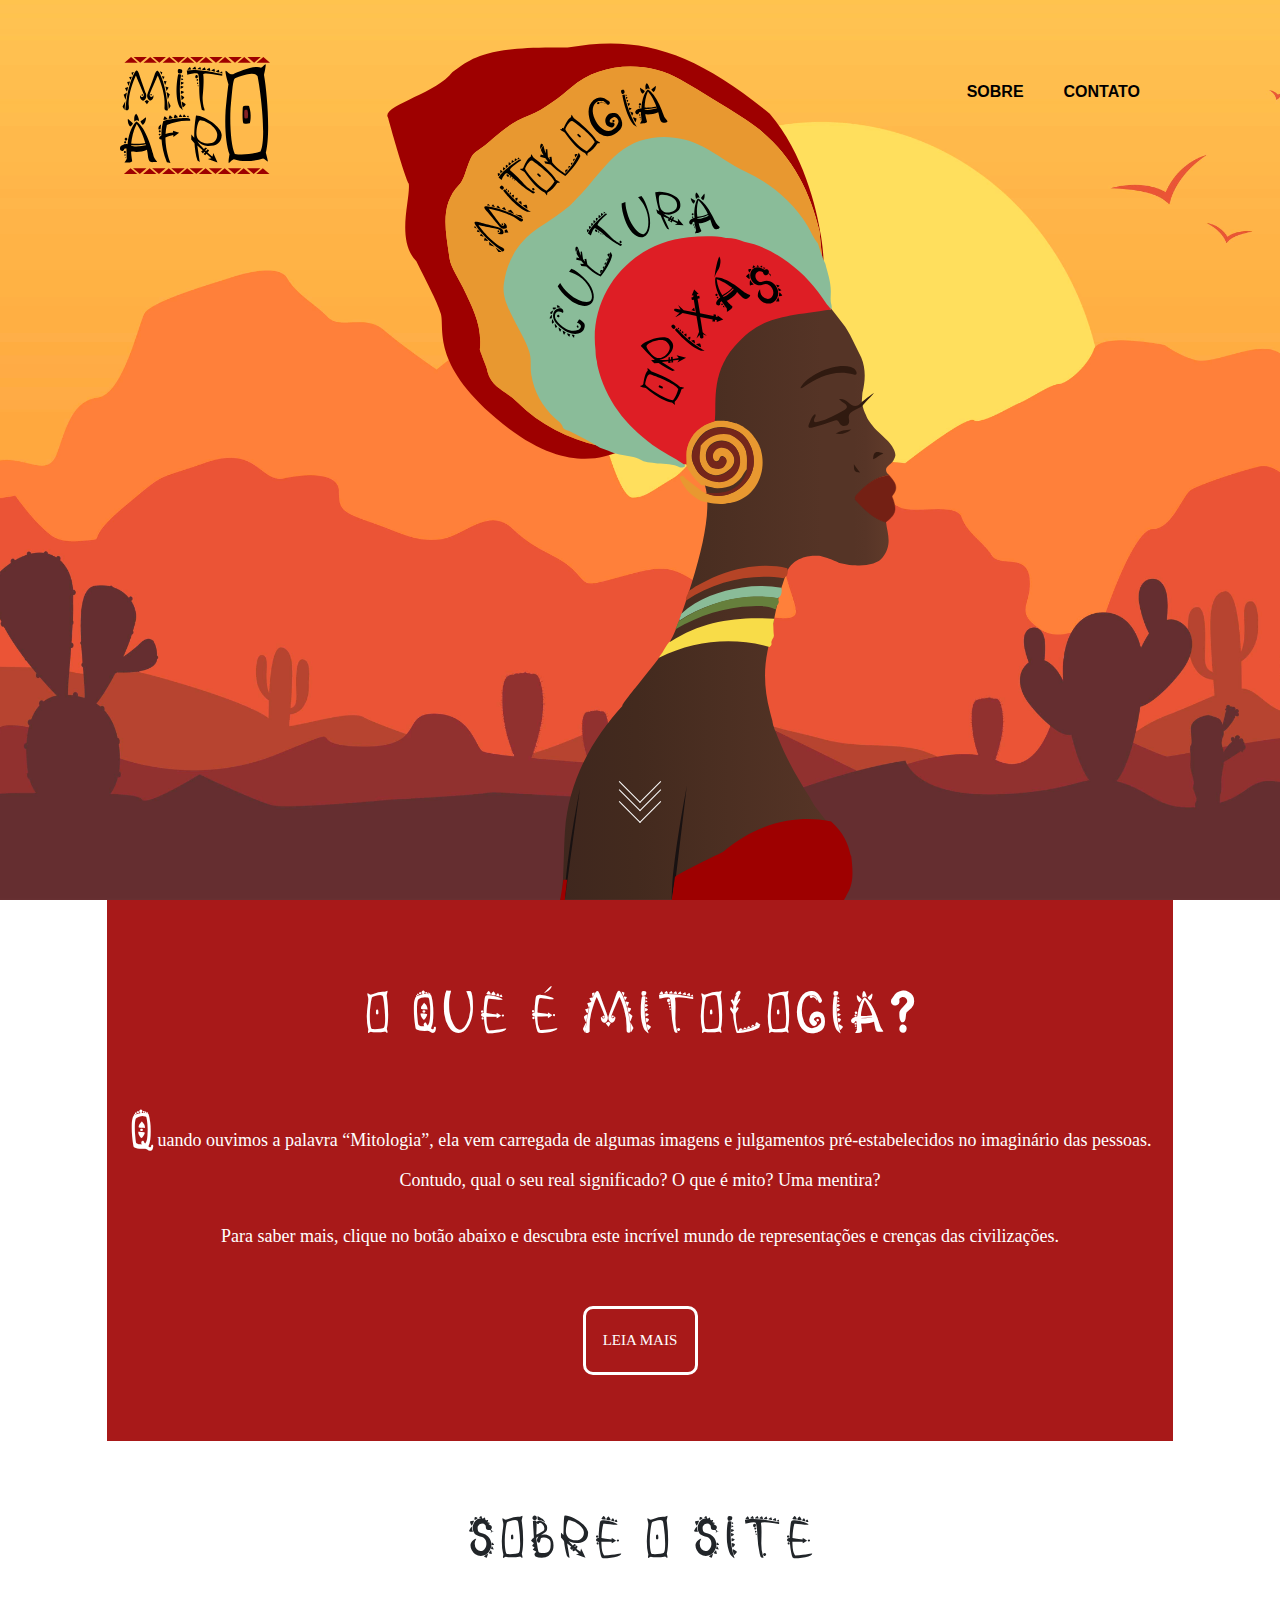
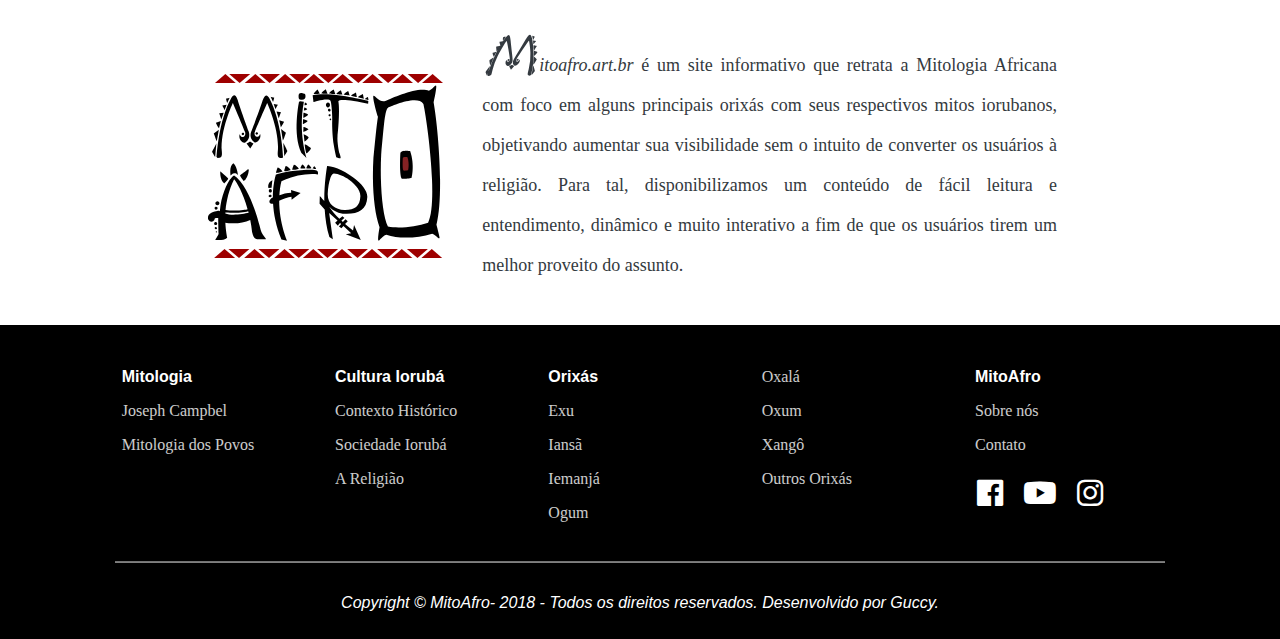
<file: index.html>
<!DOCTYPE html>
<html>

<head>
    <meta http-equiv="Content-Type" content="text/html; charset=utf-8" />
    <meta name="viewport" content="width=device-width, initial-scale=1.0">
    <meta name="description" content="Quando ouvimos a palavra “Mitologia”, ela vem carregada de algumas img/ e
    julgamentos pré-estabelecidos no imaginário das pessoas. Contudo, qual o seu real significado? O
    que é mito? Uma mentira?">
    <meta name="keywords" content="Mitologia Africana, Mitologia Iorubana, Mitologia Iorubá?, O que é Mito?, Mito,Joseph Campbel">
    <meta name="author" content="Bernardo Pereira, Guilherme Santos, Joel da Silva, Júlio César">
    <link rel="shortcut icon" href="assets/img/logo-mobile-vermelho.png" type="image/x-png">
    <title>Início</title>

    <!-- CSS BOOTSTRAP -->
    <link rel="stylesheet" href="assets/node_modules/bootstrap/compiler/bootstrap.css">
    <!-- CSS HOME -->
    <link rel="stylesheet" href="assets/css/style_home.css">
    <!-- Fonte Awesome -->
    <link rel="stylesheet" href="assets/node_modules/fontawesome-free-5.2.0/css/all.css">

    <!-- Global site tag (gtag.js) - Google Analytics -->
    <script async src="https://www.googletagmanager.com/gtag/js?id=UA-130651800-1"></script>
    <script>
        window.dataLayer = window.dataLayer || [];
        function gtag() { dataLayer.push(arguments); }
        gtag('js', new Date());

        gtag('config', 'UA-130651800-1');
    </script>

</head>

<body>

    <!-- Menu Horizontal -->
    <header>

        <a href="index.html"><img class="logo_Desk" src="assets/img/logo_desk_vermelho_home.svg" alt=""></a>
        <a href="index.html"><img class="logo_Mob" src="assets/img/logo-mobile-vermelho.svg" alt=""></a>

        <!--Botão Menu Mobile-->
        <nav class="font-weight-bold">
            <ul>
                <li><a href="Sobre.html">Sobre</a></li>
                <li><a href="Contato.html">Contato</a></li>
            </ul>
        </nav>

        <div class="menu-toggle">
            <span></span>
            <span></span>
            <span></span>
            <span></span>
            <span></span>
            <span></span>
        </div>

    </header>

    <!-- Fundo Home + SVG -->
    <div class="fundo">
        <svg version="1.1" id="Layer_1" xmlns="http://www.w3.org/2000/svg" xmlns:xlink="http://www.w3.org/1999/xlink" x="0px"
            y="0px" viewBox="0 0 300 500" enable-background="new 0 0 300 500" xml:space="preserve" class="imagem">
            
            <?xml version="1.0" encoding="utf-8"?>
            <!-- Generator: Adobe Illustrator 22.0.1, SVG Export Plug-In . SVG Version: 6.00 Build 0)  -->
            <svg version="1.1" id="Layer_1" xmlns="http://www.w3.org/2000/svg" xmlns:xlink="http://www.w3.org/1999/xlink"
                x="0px" y="0px" viewBox="0 0 300 500" style="enable-background:new 0 0 300 500;" xml:space="preserve">
                <style type="text/css">
                    .st0 {
                        fill: url(#corpo_x5F_todo_1_);
                    }

                    .st1 {
                        fill: #191212;
                    }

                    .st2 {
                        fill: #9E0000;
                    }

                    .st3 {
                        fill: #742014;
                        stroke: #742115;
                        stroke-width: 0.25;
                        stroke-miterlimit: 10;
                    }

                    .st4 {
                        fill: #301A10;
                    }

                    .st5 {
                        fill: #E89830;
                    }

                    .st6 {
                        fill: #75261B;
                    }

                    .st7 {
                        fill: #F8DC48;
                    }

                    .st8 {
                        fill: #B54426;
                    }

                    .st9 {
                        fill: #8ABC98;
                    }

                    .st10 {
                        fill: #667F3C;
                    }

                    .st11 {
                        fill: #8ABC99;
                    }

                    .st12 {
                        fill: #DE1E25;
                    }

                    .st13 {
                        fill: none;
                    }
                </style>
                <g id="Corpo">

                    <linearGradient id="corpo_x5F_todo_1_" gradientUnits="userSpaceOnUse" x1="90.7382" y1="-171.5861"
                        x2="267.9185" y2="-171.5861" gradientTransform="matrix(1 0 0 -1 16.7998 161.0801)">
                        <stop offset="0" style="stop-color:#3F271E" />
                        <stop offset="0.2266" style="stop-color:#432A1E" />
                        <stop offset="0.7808" style="stop-color:#553426" />
                        <stop offset="0.8749" style="stop-color:#553426" />
                        <stop offset="0.9119" style="stop-color:#573527" />
                        <stop offset="0.9758" style="stop-color:#5F3A2A" />
                    </linearGradient>
                    <path id="corpo_x5F_todo" class="st0" d="M145.5,217.4c-4.2,14.8,20.3,41.7,20.3,41.7l16,16.1l2.4,5.1l-0.2-0.2
            c3.5,11.1,0,30.2-6.9,52.2c-2.1,6.7-7,22.1-10,28.2c-4.4,8.9-11.6,16.8-18.6,25.8c0,0-8.5,10.3-8.1,11
            c-13.2,14.4-28.5,37-30.4,66.4c-0.6,9.5-0.7,23.1-1.3,30.2c-0.1,1.6-0.3,3-0.5,3.8l-0.6,2.2h59l0.8-6l0.8-6.1
            c0.3-0.3,0.6-0.5,0.9-0.5c3-0.3,25.7-10,25.7-10l0.1,0.1c-0.1-0.7-0.1-1.2,0.1-1.5c24.1-20.4,49.7-14.2,57.1-12.9
            c-2.7-3.4-8.6-11-9.3-11.9c0,0-0.6-0.8-0.6-0.8c-1.3-2-1.6-2.8-2.6-4.5c-4.9-7.8-9.7-15.8-13.7-24.4c-1.2-2.6-2.3-5.3-3.4-7.9
            c-0.3-0.8-0.6-1.6-0.9-2.4c-0.2-0.4-0.3-0.8-0.5-1.1c-0.4-0.8-0.4-1.4-0.8-2.2c-0.1-0.2-0.1-0.5-0.2-0.9c-0.3-1.1-0.2-1.4-0.4-2
            c-0.4-1.6-0.9-3.3-1.3-4.9c-2.7-10.4-3.4-20.9-1.2-31.6c2-9.6,3.9-19.1,5.9-28.7c0.3-1.4,4.1-12.9,4.1-12.9
            c4.3-10,16.2-8.9,16.2-8.9c2.9-0.4,11.9,3.8,11.9,3.8c1.7,0.4,3.5,0.7,5.2,1c1,0.1,2.1,0.2,3.1,0.2c3.3,0.3,6.5-0.1,9.6-0.9
            c1-0.4,1.9-0.9,2.9-1.3c2.8-2.2,4.4-5.1,5-8.6c0.7-4.2-0.8-8.1-1.2-12.2c-6.5-1.9-10.8-6.6-15.2-11.3c-0.8-0.9-0.6-2.2,0.3-3.1
            c4.6-5,9.5-9.4,16.7-10.2c-2.3-1.9-2.5-3.7,0.1-5.7c0.2-0.1,0.4-0.3,0.5-0.4c1.7-1.1,2.5-4.1,2.5-4.1c0.4-2-1.5-5.5-3.9-8
            c-1.8-1.8-3.9-3.8-6-5.7c-1.6-1.5-2.9-3.2-4-4.8c0,0,0,0,0,0c-0.6-0.9-1.1-1.9-1.5-2.8c0,0,0,0,0-0.1c-1-2-1.6-3.8-1.9-5.2
            c-0.2-0.7-0.3-1.3-0.4-1.7v0c0-0.1,0-0.2,0-0.3c0-0.1,0-0.1,0-0.2c0-0.2,0-0.2,0-0.2l0.3-4.3c1.5-6.3,2-12.6-0.6-18.8l-5.9-12
            c-0.9-1.4-1.7-2.9-2.6-4.3c-2.7-3.6-5.6-7.3-8.4-10.8C249.6,186.1,172.4,122.8,145.5,217.4z M242.1,450.9L242.1,450.9
            c0,0-0.1,0-0.1,0L242.1,450.9z" />
                    <path id="braco2" class="st1" d="M174.5,439.7l-5.8,48.3l-1.3,6.5l-0.9,5.5c0-1.8,0.1-3.9,0.2-6c0.1-1.2,0.1-2.4,0.2-3.6
            c0,0,0,0,0,0C168.6,470.5,174,442.6,174.5,439.7z" />
                    <path id="branco1" class="st1" d="M117.9,441.4c0,0-8,39.5-8,58.7L117.9,441.4z" />
                </g>
                <g id="TURBANTE_x5F_NADA">
                    <path id="TURANTE_x5F_nada" class="st2" d="M245.6,149.4c-2.5-16.4-9.6-44.6-27.2-65.4c-40-33-69-42-107-35c-45-1-51,6-61,13
            c-8,11-38,18-34,24c0,0,8,29,11,35c1,8-7,30,4,41c6,12,11.8,23.1,13,28c2,8-5,26,29,55c34.1,29.1,55.4,21.3,64.2,18.2
            c-7.1-14.5,7.7-89.4,28-128.8c-9.1,2.4-15.1,9.7-24.2,14.6c-11.7,6.3-13.7,16-20.3,28c-6.7,12-2,17.3-2.9,32.3
            c-0.8,15,9.1,48.9,9.1,48.9l0.3,1.4c0,0,0.1,0.1,0.1,0.1c-16.3-3.8-30.7-11.1-42.7-22.9c-7.6-7.4-14.4-7.8-16.4-18.3
            c-0.1-0.6-3.6-9.2-3.6-9.8c1.3-12.8-3.8-21.9-9-32.9c-2-4.2-6.3-10.4-7-15.1c-2.2-15.2-5.3-28.6,5.3-39.4
            c3.4-3.5,4.4-14.4,8.5-17.1C73.4,97.4,77,90.3,91.6,84.7c6.8-2.6,16.2-9.8,21.7-14.6c15.5-13.4,39.9-14.4,57.7-4.2
            c11.6,6.7,22.9,13.7,34.2,20.9c21.7,13.9,33.7,34.6,39.5,59.3c0,0,0.9,9.1,1.5,14.1c-0.3-0.6-0.7-1.2-1.1-1.8c0,0,0,0,0,0
            c-0.2-0.3-0.4-0.5-0.6-0.7c0.4,0.6,0.7,1.2,1,1.7c0,0,0,0,0,0c0.4,0.8,0.7,1.4,0.9,2c0,0,0,0,0,0.1s0,0,0,0.1
            c0.1,0.3,0.2,0.6,0.2,0.8c0.1,0.5,0.1,0.6,0.2,0.4c0-0.1,0-0.4,0-0.8v0C246.9,160.1,246.5,155.6,245.6,149.4z" />
                </g>
                <g id="sutia_x5F_vermelho">
                    <path id="sutia2" class="st2" d="M109.1,489.3h2.1l-1.3,10.8l-2.4,0C107.5,500,109.2,490.4,109.1,489.3z" />
                    <path id="sutia" class="st2" d="M168.2,487.9l-0.8,6.1l-0.8,6h91.1c0,0,0,0,2-3.8c0.4-0.7,0.8-1.5,1.1-2.3c1.3-3.3,1.9-7.5,0.7-17
            c-0.1-0.3-0.3-0.5-0.4-0.8c-1.1-5.9-4-12-10.1-17.5c0,0-0.9-0.3-2.7-0.6c-7.4-1.2-30.6-3.8-54.7,16.6
            C193.5,474.7,169,486.3,168.2,487.9L168.2,487.9z" />
                </g>
                <g id="Feicao">
                    <path id="Boca" class="st3" d="M279.7,300.1c-6.6-1.9-11.1-6.6-15.6-11.4c-0.9-0.9-0.6-2.2,0.3-3.1c4.7-5.1,9.8-9.5,17.1-10.3
            c2.7,3.1,5.5,6.3,1.9,10.5c-0.7,0.8,0,1.4,0.2,2.1C285.7,293.9,284.9,296.3,279.7,300.1" />
                    <path id="Olho" class="st4" d="M255.1,235c1.9-0.3,3.5,0.5,4.7,1.7c2.5,2.5,4.9,2.7,7.1,0.1c0.4-0.4,6-4.8,6.6-5
            c-0.4,1-5.9,6-6.2,7c-1.5,0.8-3.1,1.6-4.6,2.4c-1.8,0.9-2.9,2.1-2.4,4.4c0.3,1.3,0.1,2.8-1.5,3.4c-1.6,0.6-3,0-3.7-1.6
            c-0.7-1.5-1.7-1.4-3.1-0.9c-3.6,1.3-7.3,2.4-11,3.5c-2,0.6-2.6-0.2-1.8-2c0.9-1.8,1.2-4,3.2-5.2c0.6,1,0,1.6-0.3,2.2
            c-0.8,2-0.1,2.5,1.9,2c5-1.3,9.4-3.9,13.9-6.3c1.7-0.9,1.7-2,0.3-3.2C257.1,236.8,256.1,235.9,255.1,235L255.1,235z" />
                    <path id="sombramcelha" class="st4" d="M234.7,228.9c4-7.2,18.9-13.3,26.6-10.9c1.2,0.4,2.3,1,2.8,2.3c0.5,1.2,0.3,2.1-1.2,1.7
            c-10.3-2.9-18.8,1.3-27,6.8c-0.3,0.2-0.7,0.2-1.1,0.4L234.7,228.9z" />
                    <path id="narina1_1_" class="st4" d="M278.5,263.7c-2,0.6-3.4,2.4-5.4,3.1C273.2,262.8,274.4,262.1,278.5,263.7" />
                    <path id="olho2" class="st4" d="M261.5,251c-2.4,1.9-5.1,2.9-8.2,2.2C255.7,251.6,258.5,251.2,261.5,251" />
                    <path id="narina1" class="st4" d="M262.9,269.5c0.6,0.8,1.1,1.5,1.6,2.2c0.5,0.7,1.1,1.3,1.7,2.1
            C263.2,273.6,262.9,273.2,262.9,269.5" />
                </g>
                <g id="Brinco">
                    <path id="brinco_x5F_amarelo" class="st5" d="M182.4,283.6c1.2,0.8,0.5,0.5,1.6,0.8c0.1,0.1,0.3,0.1,0.4,0.1
            c0.2,0.1,0.4,0.2,0.6,0.3c1.7,0.8,3.6,1.3,5.5,1.3h0c4.6,0.2,9.6-1.7,13.5-5.2c5.3-4.9,7-11.1,5.3-18c-0.2-0.9-0.5-1.7-0.8-2.5
            c-2.1-5.5-6.1-9.2-12.3-10.3c-6.4-1.1-11.9,0.7-15.8,6.1c-3.2,4.5-4.7,9.3-1.7,14.5l0,0c0.2,0.3,0.4,0.6,0.5,1
            c0.7,1.3,1.5,2.4,2.5,3.3v0c2.3,2.1,5.2,3.1,8.4,3.6c4.4,0.6,9.3-2.1,11.2-5.9c1.4-2.7,1.6-6,0.7-8.9c-0.4-1.4-1.1-2.7-2.1-3.8
            c-3.1-3.6-8.4-4.2-12.2-1.4c-3.1,2.2-4,6.6-2.2,10.1c0.7,1.4,1.8,2.2,3,2.6c0.8,0.2,1.7,0.3,2.6,0.3c2.1,0,3.2-1,4-2.8
            c0.2-0.5,0.3-0.9,0.3-1.3c0-0.9-0.5-1.7-1.4-2.2c-1.4-0.7-2,0.2-2.3,1.4c-0.2,0.8-0.9,1.2-1.7,1.1c-1-0.1-1.5-0.8-1.7-1.7
            c-0.8-2.5,1.1-5.3,3.9-5.7c3.2-0.4,6.1,2,7.1,4.9c0.4,1.3,0.5,2.7-0.1,4c-1.3,3.2-6,6.1-9.7,5.9c-1.8-0.1-3.5-0.8-4.8-1.9
            c-1.4-1.2-2.6-2.9-3.2-4.9c-1-3,0.1-5.9,0.1-8.9l-0.1,0c4.1-4.9,9.3-7.2,15.7-6c3.7,1.9,6.9,4.2,8.3,8.2c0.1,0.3,0.2,0.6,0.3,0.9
            c0.8,3.1,0.5,6.3,0.4,9.5c-0.5,0.7-1.1,1.3-1.5,2.1c-3,5.7-7.8,8-14.1,7.9c-2-0.1-3.8-0.8-5.7-1.2c-0.3-0.1-0.5-0.1-0.8-0.2
            c-0.6-0.1-1.3-0.2-1.9-0.2c-0.2-0.2-0.4-0.3-0.5-0.5c-3.3-3-6-6.4-7.7-10.6c0.1-2.9-0.4-5.7,0.3-8.5c2-7.8,7.2-12.2,14.7-14.3
            c1.2-0.2,2.3-0.2,3.4-0.2c0.3,0,0.6,0,0.9,0c0.2,0,0.5,0,0.7,0c0.3,0,0.5,0,0.7,0.1c0.3,0,0.5,0.1,0.8,0.1c0,0,0.1,0,0.1,0
            c0.2,0,0.5,0.1,0.7,0.1c0.3,0.1,0.6,0.1,0.9,0.2c0.3,0.1,0.6,0.1,0.9,0.2c0.2,0.1,0.5,0.1,0.7,0.2c0.3,0.1,0.6,0.2,0.9,0.3h0
            c0,0,0.1,0,0.1,0c0.1,0,0.2,0.1,0.3,0.1c0.1,0,0.2,0.1,0.3,0.1c0,0,0.1,0,0.1,0c0,0,0.1,0,0.1,0c0.3,0.1,0.5,0.2,0.8,0.3l0.1,0.1
            c0.5,0.2,0.9,0.4,1.4,0.6c0.3,0.2,0.7,0.4,1,0.5c0,0,0.1,0.1,0.1,0.1c0.2,0.1,0.4,0.2,0.5,0.3c0.3,0.2,0.5,0.3,0.7,0.5
            c0.1,0.1,0.3,0.2,0.4,0.3c0.1,0.1,0.3,0.2,0.4,0.3c0.5,0.4,0.9,0.7,1.4,1.1c0.2,0.2,0.4,0.3,0.5,0.5c0.2,0.2,0.3,0.3,0.5,0.5
            c0.3,0.3,0.5,0.6,0.8,0.9c0,0,0,0,0,0c0.2,0.3,0.5,0.6,0.7,0.9c0,0.1,0.1,0.1,0.1,0.2c0.1,0.1,0.2,0.3,0.3,0.4
            c0.1,0.2,0.3,0.4,0.4,0.5c0,0,0.1,0.1,0.1,0.1c0.2,0.2,0.3,0.5,0.5,0.8c0,0.1,0.1,0.1,0.1,0.2c0.1,0.2,0.3,0.4,0.4,0.6
            c0.1,0.2,0.2,0.4,0.4,0.7c0.2,0.4,0.4,0.8,0.6,1.2c0.1,0.2,0.2,0.4,0.2,0.6c0.1,0.1,0.1,0.3,0.2,0.4c0.1,0.3,0.2,0.6,0.3,0.9
            c0.1,0.3,0.2,0.6,0.3,1c2.9,10.9-2.2,22.4-11.9,26.3c-0.4,0.1-0.8,0.3-1.1,0.4c-0.1,0-0.1,0-0.1,0.1c0,0,0,0-0.1,0c0,0,0,0-0.1,0
            c-0.3,0.1-0.6,0.2-0.9,0.3c0,0-0.1,0-0.1,0c-0.4,0.1-0.7,0.2-1.1,0.3c-0.3,0.1-0.7,0.1-1,0.2c-0.2,0.1-0.4,0.1-0.7,0.1
            c-0.6,0.1-1.3,0.2-1.9,0.3c-3.2,0.3-6.5,0-9.7-0.7c-1-0.2-2-0.4-3-0.7c-4.6-2.4-8.3-5.8-10.6-10.6c-0.4-0.9-1.2-1.9,0-2.6
            c1-0.6,1.6,0.4,2.1,1.1" />
                    <path id="brinco_x5F_vermelho" class="st6" d="M204,281c-3.9,3.6-8.8,5.5-13.5,5.2h0c-1.9-0.1-3.8-0.5-5.5-1.3
            c-0.2-0.1-0.4-0.2-0.6-0.3h0.6c1.3,0,2.5,0,3.8,0c1.1,0,2.3,0,3.5-0.1c6.9-0.4,13-5.6,14.1-12.1c0-3.2,0.4-6.4-0.4-9.5
            c-0.1-0.3-0.2-0.6-0.3-0.9c-1.4-4-4.6-6.4-8.3-8.2c-6.5-1.2-11.6,1.1-15.7,6l0.1,0c0,3-1.1,5.8-0.1,8.9c0.6,2,1.8,3.7,3.2,4.9
            c1.4,1.1,3,1.8,4.8,1.9c3.7,0.2,8.4-2.7,9.7-5.9c0.5-1.3,0.5-2.7,0.1-4c-1-2.9-4-5.3-7.1-4.9c-2.8,0.4-4.7,3.2-3.9,5.7
            c0.3,0.9,0.8,1.6,1.7,1.7c0.8,0.1,1.5-0.4,1.7-1.1c0.4-1.3,0.9-2.2,2.3-1.4c0.9,0.5,1.4,1.3,1.4,2.2c0,0.4-0.1,0.9-0.3,1.3
            c-0.8,1.8-1.9,2.8-4,2.8c-0.9,0-1.8-0.1-2.6-0.3c-1.2-0.4-2.3-1.1-3-2.6c-1.8-3.5-0.9-7.9,2.2-10.1c3.8-2.7,9.1-2.1,12.2,1.4
            c0.9,1.1,1.6,2.4,2.1,3.8c0.9,2.9,0.7,6.2-0.7,8.9c-2,3.8-6.9,6.5-11.2,5.9c-3.2-0.5-6.1-1.5-8.4-3.6v0c-1-0.9-1.8-2-2.5-3.3
            c-0.2-0.3-0.4-0.6-0.5-1l0,0c-3.1-5.3-1.5-10.1,1.7-14.5c3.9-5.4,9.3-7.3,15.8-6.1c6.3,1.1,10.2,4.8,12.3,10.3
            c0.3,0.8,0.6,1.6,0.8,2.5C211,269.9,209.3,276.1,204,281" />
                </g>
                <g id="COLAR">
                    <path id="colar_x5F_amarelo" class="st7" d="M159.8,371.8c18.9-9.2,38.9-11,58.5-5.7c0.2-0.2,0.5-0.4,0.7-0.6l0,0
            c0.1-0.3,0.2-0.7,0.4-1c-0.5-1.2,0.3-2.2,0.9-3.2c0.1-0.4,0.2-0.7,0.3-1.1c-0.3-2.1-0.2-4-0.4-6.2c0.3-0.8,0.3-1.9,0.6-2.8
            c-18.9-1.3-37.9,1-54.6,11.9c-0.3,0.2-0.7,0.3-1,0.4c-1.5,1.7-2.5,3.7-3.6,5.5C161.6,368.9,159.9,371.3,159.8,371.8" />
                    <path id="Colar_x5F_Laranja" class="st8" d="M227.6,324.5c0.6,1.3,0.3,2.6-0.2,3.9c-0.6,0.5-1.1,0.9-1.7,1.4
            c-17.3-2.7-36.4,1.6-51.6,11.8c-0.5-1.4,1.1-3.5,1.4-4.9c0.5-0.6,2.8-1.8,3.3-2.4c8.1-4.6,16.6-8.5,25.8-10
            C212.3,323,220,322.6,227.6,324.5" />
                    <path id="Colar_x5F_verde_x5F_agua" class="st9" d="M171.6,348.6c8.9-8.3,20.5-12.1,32.1-13.9c7-1.1,14-1,20.9,0.1
            c0.2,2.1,0.3,4.2-2,5.6c-5-1-10.1-1-15.3-0.7c-12.8,0.8-25.9,5.5-36.8,12.5C170.6,351,171.4,349.6,171.6,348.6" />
                    <path id="colar_x5F_ver_x5F_escuro" class="st10" d="M170.3,352.5c10.9-7.1,24.2-12.1,37-12.9c5.1-0.3,10.5-0.3,15.5,0.7
            c0.2,0.7,0.2,1.3,0.4,2c-0.2,1.3-1.7,2.3-1.5,3.8c0,0-0.4,0.1-0.4,0.1c-3.8-2.1-8-1.7-12.2-1.6c-14.3,0.3-28.1,4.9-40.6,12.1
            c0-0.6,0.6-1.1,0.7-1.7C169.8,353.9,169.5,353.6,170.3,352.5" />
                </g>
                <path class="st5" d="M246.8,162.8c0,1.3-0.2,0.5-0.4-1.3c0,0,0,0,0-0.1c0-0.4-0.1-0.8-0.2-1.3c0.4,0.7,0.6,1.5,0.6,2.2
        C246.8,162.5,246.8,162.7,246.8,162.8z" />
                <a xlink:href="Mitologia.html">
                    <g id="TURBANTE_x5F_AMARELO_2_" class="svg-menu__path__seleccion" class="clickable-path" cursor="pointer"
                        pointer-events="all">
                        <path id="TURBANTE_x5F_AMARELO_1_" class="st5" d="M246.2,160.2c-0.3-0.6-0.7-1.2-1.1-1.8c0,0,0,0,0,0c-0.2-0.3-0.4-0.5-0.6-0.7
            c-4.4-5-13.8-10-17.1-11.4c-4.3-1.8-38.7-11.7-53.2-12.7c-3.2-0.2-6,0.1-8.6,0.8c-9.1,2.4-15.1,9.7-24.2,14.6
            c-11.7,6.3-13.7,16-20.3,28c-6.7,12-2,17.3-2.9,32.3c-0.8,15,9.1,48.9,9.1,48.9l0.3,1.4c0,0,0.1,0.1,0.1,0.1
            c-16.3-3.8-30.7-11.1-42.7-22.9c-7.6-7.4-14.4-7.8-16.4-18.3c-0.1-0.6-3.6-9.2-3.6-9.8c1.3-12.8-3.8-21.9-9-32.9
            c-2-4.2-6.3-10.4-7-15.1c-2.2-15.2-5.3-28.6,5.3-39.4c3.4-3.5,4.4-14.4,8.5-17.1C73.4,97.4,77,90.3,91.6,84.7
            c6.8-2.6,16.2-9.8,21.7-14.6c15.5-13.4,39.9-14.4,57.7-4.2c11.6,6.7,22.9,13.7,34.2,20.9c21.7,13.9,33.7,34.6,39.5,59.3
            C244.7,146.1,245.6,155.2,246.2,160.2z" />
                        <g id="LETRAS_1_" class="svg-menu__path__seleccion__background">
                            <path id="M" d="M77,157.4c0,0-1.9-0.1-2-0.2c-0.1-0.1-1.7-2.5-1.7-2.5L77,157.4z M70.1,153.6l-0.3-1.9l3,2.6
                C72.1,154.1,70.1,153.6,70.1,153.6 M67.2,151.1l0.4-1.6l1.8,1.7C68.9,151.4,67.2,151.1,67.2,151.1 M74.3,146.9
                c0.1,0,0.3,0.1,0.4,0.1c0.4,0.1,0.8,0,1-0.4c0.3-0.4-0.1-1-0.6-1.3c-0.1-0.1-0.3-0.1-0.4-0.2c-0.1,0-0.1,0-0.2-0.1
                c-0.8-0.2-10.2-2-10.2-2s5.8,8.3,12.3,11.6c1.5,0.8,1.3,1.2,1.3,1.5c0,0.3-0.5,0.8-0.8,0.8c0,0-10.1-6.9-14.6-14.3
                c-0.5-1.1-0.7-1.8,1.7-1.3c2.2,0.7,10.4,2.7,10.4,2.7s2.8,0.3,3,2.8C77.6,148,75.3,148.2,74.3,146.9 M65.1,148.6l0.5-1.3l1.6,1.9
                C67.1,149.1,65.1,148.6,65.1,148.6 M63.4,146.4l0.5-1.2l1.2,1.5C65,146.6,63.4,146.4,63.4,146.4 M62,144.2c0.1-0.1,0.3-1,0.3-1
                l1.1,1.6C63.3,144.7,61.9,144.3,62,144.2 M74.4,145.9c0.1-0.2,0.4-0.2,0.6-0.1c0.2,0.1,0.3,0.4,0.2,0.6c-0.1,0.2-0.4,0.2-0.6,0.1
                S74.3,146.1,74.4,145.9 M78.1,145.6c0.1,0,1.1-0.5,1.1-0.5l0.9,1.7l-2,0.1C78.2,146.3,78.2,146.4,78.1,145.6 M75.1,143.2
                c0,0-5.4-6.6-6.9-8.2c-1.5-1.9-0.8-2.1,0.4-2.1c8.6,0.8,19.2,7,19.2,7c0.2,0.2-0.1,0.9-0.4,1c-0.3,0.1-0.6,0.4-1.9-0.6
                c-5.8-4.4-15.8-6-15.8-6s5.7,7.6,6.3,8.3c0,0,0.1,0.1,0.1,0.1c0.1,0.1,0.2,0.2,0.3,0.3c0.5,0.3,1.1,0.4,1.4,0
                c0.2-0.3,0.2-0.8-0.1-1.1c0-0.1-0.2-0.2-0.3-0.3c1.6,0.3,2.4,2.5,1.6,3C76.6,145.6,75.1,143.2,75.1,143.2 M76.5,142.2
                c0.1-0.2,0.4-0.2,0.6-0.1c0.2,0.1,0.3,0.4,0.2,0.6c-0.1,0.2-0.4,0.2-0.6,0.1C76.5,142.7,76.4,142.4,76.5,142.2 M68.6,132.4
                c0,0,0.7-0.6,0.8-0.7c0.1-0.1,1.1,1,1.1,1L68.6,132.4z M71.1,132.9l0.9-1c0,0,0.9,1.4,1,1.4L71.1,132.9z M73.7,133.5l0.9-1
                c0,0,1.3,1.6,1.4,1.7L73.7,133.5z M76.6,134.3l1.3-1c0,0,1,1.4,1.1,1.9L76.6,134.3z M79.5,135.4l1.9-0.6c0,0,1.4,1.6,1.7,2.2
                L79.5,135.4z M86.8,137.7c0.1,0.1,1,1.7,1,1.7l-4-2.1C83.8,137.3,86.7,137.7,86.8,137.7" />
                            <path id="I_1_" d="M78.3,123.9c6.3,8.1,13.8,12.1,13.8,12.1s-0.4,0-2.1-0.1c-6.1-2.5-12.5-11-12.5-11
                C77.2,124.6,77.7,124.3,78.3,123.9 M77.5,123.8c-0.5,0.7-0.9,0.4-1.5-0.1c-0.6-0.6-0.7-1,0-1.4c0.5-0.4,0.6-0.5,1.2,0.1
                C77.8,122.9,77.8,123.2,77.5,123.8 M81.7,127.3c0.1-0.2,1.1-0.5,1.2-0.5c0.3,0.1,0,1.6-0.1,1.6L81.7,127.3z M83.5,129
                c0.1-0.2,1.3-0.5,1.4-0.5c0.3,0.1-0.2,1.6-0.3,1.6L83.5,129z M80.5,125.9c0.1-0.1,0.8-0.3,0.9-0.3c0.2,0.1,0.1,1.2,0,1.2
                L80.5,125.9z M85.2,130.6c0.1-0.1,1.5-0.3,1.6-0.3c0.3,0.1,0.4,1.8,0.3,1.8L85.2,130.6z M79.5,124.8c0.1-0.1,0.8-0.3,0.8-0.3
                c0.2,0.1,0.1,1.1,0,1.1L79.5,124.8z M78.7,123.9c0.1-0.1,0.6-0.2,0.6-0.2c0.2,0.1,0.1,0.9,0,0.9L78.7,123.9z M90.1,134.2
                c-0.1,0-2.5-1.7-2.4-1.8c0.1-0.1,1.8-0.3,1.9-0.3C90.1,132.3,90.2,134.2,90.1,134.2" />
                            <path id="T_1_" d="M86.9,108.6c-3.5,2.3-6.3,4.5-5.9,5.3c2.2,1.6,6.5,6.2,7.6,7.5c1.4,1.5,4,3.2,4,3.2s1.6,0.7,1.5,1
                c-0.1,0.3-1,0.6-1,0.6s-0.6-0.4-3.1-2c-2.4-1.6-5.4-4.4-6-5c-0.5-0.6-3.5-3.1-4.6-3.7c-1.2-0.6-2.9,3.5-2.9,3.5l-1.6-1.3
                c2.6-4.6,11.4-9.6,11.4-9.6L86.9,108.6z M74.8,117.1c-0.3-0.3-0.3-1-0.3-1.7c0.4,0.1,1.4,0.5,1.4,0.5S74.8,117.1,74.8,117.1
                 M76,115.5c-0.2-0.3-0.2-1-0.2-1.7c0.4,0.1,1.3,0.6,1.3,0.6S76,115.5,76,115.5 M79.2,116.1c0.2-0.2,0.6-0.1,0.9,0.2
                c0.3,0.3,0.4,0.7,0.2,0.9c-0.2,0.2-0.6,0.1-0.9-0.2C79.1,116.7,79,116.3,79.2,116.1 M80.9,117.2c0.1-0.1,0.4-0.1,0.5,0
                s0.2,0.4,0,0.5c-0.1,0.1-0.4,0.1-0.5,0C80.8,117.6,80.8,117.3,80.9,117.2 M77.3,112.3c0.4,0.2,1.3,0.6,1.3,0.6s-1.2,1.1-1.2,1.1
                C77.2,113.7,77.3,113,77.3,112.3 M82.2,118.2c0.1-0.1,0.3-0.1,0.4,0c0.1,0.1,0.1,0.3,0,0.4c-0.1,0.1-0.3,0.1-0.4,0
                C82.1,118.5,82.1,118.4,82.2,118.2 M83.3,119c0.1-0.1,0.2-0.1,0.3,0c0.1,0.1,0.1,0.3,0,0.3s-0.2,0.1-0.3,0
                C83.2,119.3,83.2,119.1,83.3,119 M78.8,111c0.4,0.2,1.3,0.6,1.3,0.6s-1.2,1.1-1.2,1.1C78.6,112.4,78.7,111.7,78.8,111 M92.8,123.4
                c0.2-0.2,0.6-0.2,0.9,0.1c0.3,0.3,0.3,0.7,0.1,0.9c-0.2,0.2-0.6,0.2-0.9-0.1C92.6,124.1,92.6,123.7,92.8,123.4 M80.3,109.7
                c0.4,0.2,1.3,0.7,1.3,0.7s-1.3,1.1-1.3,1C80.1,111.1,80.2,110.5,80.3,109.7 M82,108.5c0.4,0.2,1.2,0.8,1.2,0.8s-1.4,0.9-1.4,0.9
                C81.7,109.9,81.9,109.2,82,108.5 M83.6,107.5c0.4,0.2,1.2,0.8,1.2,0.8s-1.4,0.9-1.4,0.9C83.3,108.9,83.5,108.2,83.6,107.5
                 M85.2,107.2c0.3,0.1,0.8,0.5,0.8,0.5s-0.9,0.6-0.9,0.6C84.9,108,85.1,107.6,85.2,107.2" />
                            <path id="O_2_" d="M107.3,120.2c0.4,0.3-0.8,0.1-1.4,0.4c-1.2,2-3.1,4.1-5.1,5.1c-0.4,0.7,0,1.8-0.4,1.4c-0.2-0.2-0.7-0.9-1.1-1.4
                c-2-0.9-4.8-3.3-7.2-6.2c-1.5-2-2.6-3.5-3.4-4.6c-0.4-0.2-2-1.1-2.4-1.5c-0.5-0.5,1.2,0.1,1.7-0.9c0.5-1.2,2.3-5.2,3.9-5.8
                c0.3-0.7,0.1-1.6,0.4-1.2c0.3,0.3,0.8,1.2,1.2,1.8c3.2,2.3,10,8.2,11.9,11.8C106.1,119.5,107.1,120,107.3,120.2 M92.6,108.7
                c-1.6-0.4-3.6,4-3.6,4.2c-0.2,0.5,1.2,2.2,3.7,5.4c2.4,2.8,5.9,5.9,7.6,6.4c1.4-1,3.2-3,4.2-4.8
                C103.6,116.8,94.8,110.1,92.6,108.7 M95.8,115.5c0.3,0.2,1.4,1,1.5,1.4c-0.1,0.2-0.4,0.5-0.5,0.6c-0.2-0.1-0.7-0.4-1-0.8
                c-0.3-0.4-0.5-0.6-0.5-0.7C95.3,116,95.6,115.5,95.8,115.5" />
                            <path id="L_1_" d="M110.2,116.9c-3.4-1.9-5.9-4.1-7.8-6l-2.8-0.6l-0.5-1.2l2,0.3c-0.5-0.6-1-1.3-1.4-1.8l-2.8-0.9l0.3-1.1
                c0,0,0.8,0.3,1.5,0.4c-0.9-1.6-1.3-2.6-1.3-2.6c-0.2-0.9,1.3-2.6,1.3-2.6l0.1,0.6c0.2,1,0.8,2.6,1.1,3.5l0-2.1l0.8,0l0.3,3.9
                c0.3,0.6,0.7,1.1,1.1,1.6c-0.1-0.7-0.3-1.4-0.3-1.4l1.1-0.2l0.4,3.1c2.7,3.2,5.8,5.4,6.9,5.9c4.8-4.9,7.1-11.1,7.1-11.1
                s0.3,0.1,0.9,1.8C117.2,109.2,112.2,115.5,110.2,116.9 M97.3,100c0.6-0.4,1.1,0.1,1.2,0.7c-0.4,0.4-1.4,2-1.4,1.9
                C96.8,102.1,96.8,100.7,97.3,100 M110.2,115.3c-0.1-1.3,0.1-1.5,0.1-1.5s0.5-0.4,1.4-0.2C111.7,113.6,110.3,115.3,110.2,115.3
                 M111.9,113.1c-0.1-1,0-1.2,0-1.2s0.3-0.3,1.1-0.2C113,111.7,112,113.1,111.9,113.1 M113.3,111.3c-0.2-1-0.1-1.1-0.1-1.1
                s0.3-0.4,1.1-0.3C114.2,109.8,113.3,111.2,113.3,111.3 M114.5,109.2c-0.2-1-0.1-1.1-0.1-1.1s0.3-0.4,1.1-0.3
                C115.4,107.7,114.6,109.2,114.5,109.2 M115.6,107.1c-0.6-1.4-0.4-1.5-0.4-1.5s0.4-0.4,1.5-0.3
                C116.7,105.3,115.7,107.1,115.6,107.1" />
                            <path id="O_1_" d="M128.6,99.3c0.4,0.3-0.8,0.1-1.4,0.4c-1.2,2-3.1,4.1-5.1,5.1c-0.4,0.7,0,1.8-0.4,1.4c-0.2-0.2-0.7-0.9-1.1-1.4
                c-2-0.9-4.8-3.3-7.2-6.2c-1.5-2-2.6-3.5-3.4-4.6c-0.4-0.2-2-1.1-2.4-1.5c-0.5-0.5,1.2,0.1,1.7-0.9c0.5-1.2,2.4-5.2,3.9-5.8
                c0.3-0.7,0.1-1.6,0.4-1.2c0.3,0.3,0.8,1.2,1.2,1.8c3.2,2.3,10,8.2,11.9,11.8C127.4,98.6,128.4,99.1,128.6,99.3 M113.9,87.8
                c-1.6-0.4-3.6,4-3.6,4.2c-0.2,0.5,1.2,2.2,3.7,5.4c2.4,2.8,5.9,5.9,7.6,6.4c1.4-1,3.2-3,4.2-4.8C124.9,95.9,116.1,89.1,113.9,87.8
                 M117,94.6c0.3,0.2,1.4,1,1.5,1.4c-0.1,0.2-0.4,0.5-0.5,0.6c-0.2-0.1-0.7-0.4-1-0.8c-0.3-0.4-0.5-0.6-0.5-0.7
                C116.6,95.1,116.8,94.6,117,94.6" />
                            <path id="G" d="M136.4,94.7c-7.4,4.3-12.4-4.9-12.9-6.4c-1.7-4.9-1.5-10.3,3.3-12.5c2.1-0.9,4.2-0.2,6.1,1.3
                c0.1,0.1,0.2,0.1,0.2,0.2c0,0,0,0,0,0c0.2,0.1,0.3,0.3,0.5,0.4c0.4,0.4,0.2,1.2-0.4,1.5c-0.3,0.1-0.6,0.1-0.9-0.1
                c-0.1-0.1-0.2-0.2-0.2-0.3c0,0-0.1-0.1-0.1-0.1l0,0c0,0,0-0.1-0.1-0.1c-0.1-0.1-0.2-0.2-0.4-0.4c0,0-0.1-0.1-0.1-0.1
                c0,0-0.1-0.1-0.1-0.1c0,0-0.1-0.1-0.1-0.1c-0.1-0.1-0.2-0.1-0.3-0.2c0,0-0.1,0-0.1-0.1c0,0,0,0,0,0c0,0-0.1,0-0.1-0.1
                c-0.1,0-0.1-0.1-0.2-0.1c0,0-0.1,0-0.1-0.1c0,0-0.1,0-0.1,0c0,0-0.1,0-0.1,0c0,0,0,0,0,0c0,0-0.1,0-0.1,0c0,0-0.1,0-0.1-0.1
                c0,0-0.1,0-0.1,0c0,0-0.1,0-0.1,0c0,0,0,0,0,0c0,0-0.1,0-0.1,0c0,0,0,0,0,0c0,0-0.1,0-0.1,0c0,0-0.1,0-0.1,0c0,0-0.1,0-0.1,0
                c0,0,0,0,0,0c0,0,0,0-0.1,0c-0.2,0-0.3,0-0.5,0c0,0-0.1,0-0.1,0c0,0-0.1,0-0.1,0l0,0c0,0-0.1,0-0.1,0c0,0-0.1,0-0.1,0
                c0,0,0,0-0.1,0c0,0-0.1,0-0.1,0c0,0-0.1,0-0.1,0c0,0-0.1,0-0.1,0c-0.1,0-0.1,0.1-0.2,0.1c-3.6,1.6-3.7,5.7-2,9.5
                c1.7,3.8,5.5,7.6,9.1,5.9c0.5-0.2,1.7-1.2,2-1.5c0,0,1.7-2.3,1.4-3.5c0,0,0,0,0,0c0,0,0-0.1-0.1-0.3c-0.3-0.6-1.1-2.2-2.5-1.6
                c-1.4,0.6-2.2,1.6-2,2.3c0.1,0.3,0.4,0.6,0.9,0.6c0.6-0.2,1.3-0.1,1.6,0.5c0.3,0.6-0.2,1.6-0.9,1.9c-0.5,0.2-1.1,0.1-1.5-0.1l0,0
                c-0.8-0.3-1.6-0.7-2-1.5c-1-2.1-0.1-4.6,2-5.6c0.5-0.2,0.9-0.3,1.4-0.3c0-0.1,0.3,0,0.3,0c1.4,0,2.3,0,3.8,2.3
                C141.6,90.3,139.8,92.7,136.4,94.7 M127.4,77.9c0.4-0.2,0.7,0,0.9,0.2c0.1,0.3,0,0.7-0.4,0.8c-0.4,0.2-0.7,0-0.9-0.2
                C126.9,78.5,127.1,78.1,127.4,77.9 M128.6,77.8c0.1-0.1,0.3,0,0.3,0.1c0.1,0.1,0,0.3-0.1,0.3s-0.3,0-0.3-0.1
                C128.4,78,128.5,77.8,128.6,77.8 M135,90.9C135,90.9,135,90.9,135,90.9c-0.1,0-0.1,0-0.1,0C134.9,91,135,90.9,135,90.9 M135,90.9
                c0,0-0.1,0-0.1,0C134.9,91,135,90.9,135,90.9C135,90.9,135,90.9,135,90.9 M135,90.9c0,0-0.1,0-0.1,0C134.9,91,135,90.9,135,90.9
                C135,90.9,135,90.9,135,90.9 M129.3,77.7c0.1-0.1,0.3,0,0.3,0.1c0.1,0.1,0,0.3-0.1,0.3c-0.1,0.1-0.3,0-0.3-0.1
                C129.1,77.9,129.2,77.8,129.3,77.7 M130,77.9c0.1-0.1,0.3,0,0.3,0.1c0.1,0.1,0,0.3-0.1,0.3c-0.1,0.1-0.3,0-0.3-0.1
                C129.9,78.1,129.9,77.9,130,77.9 M130.7,78.2c0.1,0,0.2,0,0.2,0.1c0,0.1,0,0.2-0.1,0.2c-0.1,0-0.2,0-0.2-0.1
                C130.6,78.3,130.6,78.2,130.7,78.2 M135.5,87.3c0.3-0.1,0.7,0,0.8,0.3c0.1,0.3,0,0.6-0.3,0.8c-0.3,0.1-0.7,0-0.8-0.3
                C135,87.8,135.2,87.4,135.5,87.3 M131.2,78.5c0.1,0,0.2,0,0.2,0.1c0,0.1,0,0.2-0.1,0.2c-0.1,0-0.2,0-0.2-0.1
                C131,78.7,131.1,78.6,131.2,78.5 M132.4,79.1c-0.2-0.1-0.3-0.3-0.4-0.4c0,0,0.1,0.1,0.1,0.1C132.2,78.9,132.3,79,132.4,79.1
                 M133.2,77.3C133.2,77.3,133.2,77.3,133.2,77.3c-0.1-0.1-0.2-0.1-0.2-0.2c0.3,0,0.5,0.4,0.7,0.6c0,0,0,0,0,0
                C133.5,77.6,133.4,77.5,133.2,77.3" />
                            <path id="I" d="M141.6,73.8c1.8,10.1,6.5,17.1,6.5,17.1s-0.4-0.2-1.8-1.1c-4.2-5.1-5.9-15.6-5.9-15.6
                C140.4,74,140.9,73.9,141.6,73.8 M141,73.4c-0.7,0.4-1,0-1.2-0.8c-0.2-0.8-0.1-1.2,0.7-1.3c0.6-0.1,0.8-0.1,1,0.7
                C141.7,72.8,141.5,73.1,141,73.4 M143.1,78.5c0.2-0.1,1.3,0.1,1.3,0.1c0.2,0.2-0.8,1.4-0.8,1.4L143.1,78.5z M143.8,80.8
                c0.2-0.1,1.4,0.2,1.4,0.2c0.2,0.2-0.9,1.3-1,1.3L143.8,80.8z M142.6,76.7c0.1-0.1,0.9,0.1,0.9,0.1c0.1,0.2-0.5,1.1-0.5,1.1
                L142.6,76.7z M144.6,83c0.1,0,1.5,0.4,1.5,0.4c0.2,0.3-0.5,1.7-0.6,1.7L144.6,83z M142.3,75.2c0.1-0.1,0.8,0.1,0.8,0.1
                c0.1,0.2-0.4,1-0.5,1L142.3,75.2z M142,74c0.1-0.1,0.6,0.1,0.7,0.1c0.1,0.1-0.3,0.8-0.4,0.8L142,74z M147.3,88.5
                c-0.1,0-1.4-2.6-1.3-2.7c0.1,0,1.8,0.6,1.8,0.6C148.1,86.8,147.4,88.5,147.3,88.5" />
                            <path id="A_2_" d="M164.3,87.9c0,0-0.2,0.8-1.5,0.8c-1.9,0.4-2.2-0.9-2.7-2.4c-0.2-1.1-0.5-2.2-0.7-3.1c-2.3,1.3-5.7,1.2-6.9,1.1
                c0.4,2.3,1,3.9,1,4.1c-1,1-3.8,0.7-3.8,0.7s0.6-0.8,0.9-1.6c-0.1-0.7-0.4-4-0.4-4l0-0.4c0,0-0.3,0-0.9,0.1c-0.4,1.5-1.5,1.2-2,0.4
                c-0.6-1.8,2.5-2.4,2.5-2.4s0.3-0.1,0.7,0c0.1-5.2,2.3-9.5,3.4-10c4.5,2.6,7.7,11.7,8.1,12.9c0.4,1.1,0.5,1.4,1.3,2.6
                C164,87.5,164.3,87.9,164.3,87.9 M149.5,80c0.2,0,0.4,0.2,0.4,0.4c0,0.2-0.2,0.4-0.4,0.4c-0.2,0-0.4-0.2-0.4-0.4
                C149,80.2,149.2,80.1,149.5,80 M149.6,84.2c0.2,0,0.4,0.2,0.4,0.4c0,0.2-0.2,0.4-0.4,0.4c-0.2,0-0.4-0.2-0.4-0.4
                C149.2,84.4,149.4,84.2,149.6,84.2 M149.7,78.5c0.3,0,0.6,0.2,0.6,0.5c0,0.3-0.2,0.6-0.6,0.6c-0.3,0-0.6-0.2-0.6-0.5
                C149.1,78.8,149.4,78.5,149.7,78.5 M149.8,85.6c0.2,0,0.3,0.1,0.3,0.3c0,0.2-0.1,0.3-0.3,0.3c-0.2,0-0.3-0.1-0.3-0.3
                C149.4,85.7,149.6,85.6,149.8,85.6 M150,86.7c0.1,0,0.2,0.1,0.2,0.1c0,0.1-0.1,0.2-0.2,0.2c-0.1,0-0.2-0.1-0.2-0.1
                C149.8,86.8,149.9,86.7,150,86.7 M149.8,70.6c0,0,0-0.5,0.3-0.2c0.3,0.3,2,1.3,2.2,1.6c-0.1,0.5-1,1.4-1,1.4
                C149.9,72.8,149.8,70.6,149.8,70.6 M158.7,81.1c-0.1-0.1-0.1-0.3-0.1-0.4c-1.8,0.7-5.4,0.8-6.4,0.8c0,0.1,0,0.2,0,0.3
                C154,82.3,157.3,81.5,158.7,81.1 M152.2,80.7c0.8,0.1,1.5,0.1,2.1,0c2-0.1,3.5-0.5,4.1-0.6c-1.6-4.3-3.6-7-4.5-7.9
                C152.6,75.3,152.2,78.2,152.2,80.7 M153.3,67.9c0.7,0.4,1.3,1.7,1.6,3.1c-1.3-1-2.1,0.3-2.1,0.3S152.1,68.9,153.3,67.9
                 M155.7,71.2c0.2-0.4,1.8-1.5,2.1-1.8c0.3-0.3,0.3,0.1,0.3,0.1s0.1,2.2-1.2,3C156.8,72.5,155.9,71.6,155.7,71.2" />
                        </g>
                    </g>
                </a>
                <a xlink:href="Cultura.html">
                    <g id="TURBANTE_x5F_VERDE" class="svg-menu__path__seleccion" class="clickable-path" cursor="pointer"
                        pointer-events="all">
                        <path id="TRUB_x5F_VERDE_x5F_COR" class="st11" d="M247.8,163.4c-1.7-3.4-2.8-7.1-3.9-10.7c-2.4-2.7-3.5-6.1-5.4-9.2
            c-8-13-19.1-22.3-32.8-28.8c-8-3.8-15-9.2-22.8-13.4c-13.1-7-31.9-7.5-44.6,3.5c-6.5,5.6-11.6,12.3-17.1,18.8
            c-0.6,0.7-1.3,1.4-2,2.2c-0.5,0.5-5.7,6-5.7,6c-0.3,0.2-0.5,0.5-0.8,0.7c-5.2,4.5-11.1,8.1-16.8,12c-10.5,7.1-16.5,17-18.2,29.4
            c-1,6.9,2.4,13,5.3,19c2.8,5.7,6.3,11.1,8.2,17.2c1.2,3.9,0.4,7.8,1,11.8c1.5,9.4,5.9,16.9,12.7,23.3c1.6,1.4,3.7,2.6,4.1,5
            c1.1,1.1,2.1,1.2,3.3,1.6c5.5,2.9,11.1,5.5,16.3,8.9c4,1.2,7.7,3.4,11.9,3.8c3.8,0.8,7.8,1,11.1,3.4c0.8,0.2,1.5,0.3,2.2,0.5
            c1.7,0.2,3.4,0.4,5.2,0.6c4.1,0.3,8.2,0.1,12,2.1c0.9,0.1,1.8,0.1,2.6-0.6c0,0-3.9-20.4,0.2-25s7.2-47.6,9.9-50.8s20.3-23.5,67-7
            c0.8-0.5,0.3-2.6,0.3-2.6c-0.7-2.1-0.3-4.9-0.3-7.1C250.7,172.9,249,168.2,247.8,163.4 M160.8,146.7L160.8,146.7l0.1,0.2" />
                        <g id="LETRAS_2_" class="svg-menu__path__seleccion__background">
                            <path id="C" d="M109.6,200.9c-0.6-0.4-0.8-2.4-0.7-2.2c0.1,0.2,1.6,1,1.6,1S110,200,109.6,200.9 M107.5,199.3
                c-0.9-0.9-0.8-2.4-0.8-2.4c0,0.1,1.4,1.3,1.4,1.3S108.1,198.4,107.5,199.3 M105.2,197.4c-0.8-1-0.5-2.5-0.5-2.4s1.2,1.5,1.2,1.5
                S105.9,196.5,105.2,197.4 M112.9,200.7c-0.5,0.9-0.4,1.3-0.4,1.3s-1.2-0.7-1.4-1.9C111.2,200.1,112.7,200.6,112.9,200.7
                 M115.1,201c0,0-0.3,1.2-0.2,1.4c0.1,0.3-1-0.4-1.3-1.6L115.1,201z M103.3,195.1c-0.5-1.1,0.1-2.5,0.1-2.5c0,0.1,0.9,1.7,0.9,1.7
                S104.1,194.4,103.3,195.1 M120,198.2c-0.9,2.2-6.5,4.9-13.9-2.5c-2.6-2.5-3.1-5.6-1.3-7.7c1.4-1.3,3.1-1.2,3.4-1
                c0.7,0.3,1,0.9,1,1.9c-0.2,0.7-0.8,0.2-0.8,0.2s-2.4-1.4-3.5,0.9c-0.5,2,0.2,3.7,3.8,6.5c0.9,0.5,4,3.4,8.5,1.8
                c0.1-0.1,1.6-0.9,1.2-2.3c-0.3-0.5-0.8-1-2-1.4c1.1-1.6,0.8-2.4,2.4-1.1C120,194.6,121.3,195.2,120,198.2 M101.9,192.3
                c0.1-1.3,1.3-2,1.3-2c0,0-0.1,1.9-0.1,1.9S103,192.3,101.9,192.3 M102.1,189.5c0.5-1.1,1.9-1.4,1.8-1.4s-0.7,1.8-0.7,1.8
                S103.2,189.9,102.1,189.5 M105.9,190.7c0.2-0.3,0.5-0.4,0.9-0.2c0.3,0.2,0.4,0.6,0.3,0.9c-0.2,0.3-0.5,0.4-0.9,0.2
                C105.9,191.5,105.8,191.1,105.9,190.7 M116.3,196.3c0.1-0.3,0.4-0.3,0.7-0.2c0.2,0.2,0.3,0.5,0.2,0.8c-0.1,0.3-0.4,0.3-0.7,0.2
                C116.3,196.9,116.2,196.6,116.3,196.3 M103.4,186.8c1-0.6,2.3,0,2.3,0c-0.1,0-1.5,1-1.5,1S104.1,187.7,103.4,186.8 M105.7,185.3
                c1.2,0,2.1,1.2,2.1,1.2c-0.1,0-1.8,0.1-1.8,0.1S106,186.5,105.7,185.3" />
                            <path id="U_1_" d="M124.4,183.9c-2.3,3.1-8.1,2-12.9-2.4c-2.3-2.1-4.2-4.3-5.3-6.3l1.3-1.7c0.9,1.8,2.5,3.6,4.7,5.7
                c4.1,3.7,10,5.6,11.6,3.5c1.6-2.1-0.5-7.7-4.6-11.4c-2.2-2-5.2-3.2-7-3.7l1.2-1.6c2.1,0.7,4.2,2.4,6.4,4.5
                C124.6,174.8,126.7,180.8,124.4,183.9" />
                            <path id="L" d="M128.9,170.1c-3.3-1.6-5.7-3.5-7.6-5.3l-2.6-0.3l-0.6-1.1l1.9,0.1c-0.5-0.6-1-1.2-1.4-1.7l-2.6-0.6l0.2-1.1
                c0,0,0.8,0.2,1.4,0.3c-1-1.5-1.4-2.5-1.4-2.5c-0.2-0.8,0.9-2.7,0.9-2.7l0.1,0.5c0.3,0.9,0.9,2.5,1.3,3.4l-0.2-2.1l0.7-0.1l0.6,3.9
                c0.4,0.5,0.7,1,1.1,1.5c-0.1-0.7-0.4-1.3-0.4-1.3l1-0.3l0.6,3c2.8,2.9,5.8,4.8,6.8,5.2c3.9-5.4,5.4-11.7,5.4-11.7s0.3,0.1,0.9,1.7
                C134.7,161.8,130.7,168.5,128.9,170.1 M115.8,154.5c0.5-0.4,1-0.1,1.2,0.6c-0.4,0.4-1.1,2.1-1.1,2.1
                C115.5,156.6,115.4,155.3,115.8,154.5 M128.8,168.5c-0.2-1.3-0.1-1.5-0.1-1.5s0.4-0.4,1.2-0.3C130,166.7,128.9,168.5,128.8,168.5
                 M130.2,166.2c-0.2-1-0.1-1.1-0.1-1.1s0.3-0.4,0.9-0.3C131,164.7,130.3,166.2,130.2,166.2 M131.2,164.2c-0.3-1-0.2-1.1-0.2-1.1
                s0.2-0.4,0.9-0.4C132,162.7,131.3,164.2,131.2,164.2 M132.2,162.1c-0.3-1-0.2-1.1-0.2-1.1s0.2-0.4,0.9-0.4
                C132.9,160.5,132.2,162,132.2,162.1 M133,159.8c-0.6-1.3-0.5-1.5-0.5-1.5s0.3-0.4,1.3-0.4C133.8,158,133.1,159.8,133,159.8" />
                            <path id="T" d="M132.3,137.2c-3,2.6-5.4,5.1-4.9,5.8c2.2,1.4,6.5,5.6,7.5,6.7c1.4,1.4,3.9,2.8,3.9,2.8s1.5,0.6,1.4,0.8
                c-0.1,0.3-0.8,0.7-0.8,0.7s-0.6-0.3-2.9-1.7c-2.3-1.4-5.3-3.8-5.9-4.4c-0.5-0.5-3.5-2.8-4.5-3.3c-1.1-0.5-2.3,3.8-2.3,3.8
                l-1.6-1.1c1.9-4.8,9.5-10.7,9.5-10.7L132.3,137.2z M122,146.8c-0.3-0.3-0.3-0.9-0.4-1.7c0.4,0.1,1.3,0.3,1.3,0.3
                S122.1,146.8,122,146.8 M123,145.1c-0.2-0.3-0.3-0.9-0.3-1.7c0.4,0.1,1.3,0.4,1.3,0.4S123,145.1,123,145.1 M126,145.4
                c0.2-0.2,0.6-0.2,0.9,0.1s0.4,0.7,0.2,0.9c-0.2,0.2-0.6,0.2-0.9-0.1C125.9,146,125.8,145.6,126,145.4 M127.6,146.3
                c0.1-0.1,0.3-0.2,0.5,0c0.2,0.1,0.2,0.4,0.1,0.5c-0.1,0.1-0.3,0.2-0.5,0C127.5,146.7,127.5,146.5,127.6,146.3 M123.9,141.8
                c0.4,0.1,1.2,0.5,1.2,0.5s-1,1.2-1,1.2C123.9,143.2,124,142.5,123.9,141.8 M128.8,147.3c0.1-0.1,0.3-0.1,0.4,0
                c0.1,0.1,0.2,0.3,0.1,0.4c-0.1,0.1-0.3,0.1-0.4,0C128.8,147.6,128.8,147.4,128.8,147.3 M129.9,147.9c0.1-0.1,0.2-0.1,0.3,0
                c0.1,0.1,0.1,0.2,0.1,0.3c-0.1,0.1-0.2,0.1-0.3,0S129.8,148,129.9,147.9 M125.1,140.4c0.4,0.1,1.2,0.5,1.2,0.5s-1,1.2-1,1.2
                C125.1,141.8,125.1,141.1,125.1,140.4 M139,151.4c0.2-0.2,0.5-0.3,0.8,0c0.3,0.2,0.3,0.6,0.1,0.9c-0.2,0.2-0.5,0.3-0.8,0
                C138.8,152,138.8,151.7,139,151.4 M126.4,139c0.4,0.1,1.2,0.5,1.2,0.5s-1,1.2-1.1,1.1C126.4,140.4,126.4,139.7,126.4,139
                 M127.9,137.6c0.4,0.2,1.2,0.7,1.2,0.7s-1.2,1-1.2,1C127.7,139,127.8,138.3,127.9,137.6 M129.2,136.5c0.4,0.2,1.2,0.7,1.2,0.7
                s-1.2,1-1.2,1C129,137.8,129.1,137.2,129.2,136.5 M130.6,135.9c0.2,0.1,0.8,0.4,0.8,0.4s-0.8,0.7-0.8,0.7
                C130.5,136.8,130.5,136.4,130.6,135.9" />
                            <path id="U" d="M151.8,149.1c-3.4,1.4-7.9-2.7-10.1-9.2c-1.1-3.1-1.7-6-1.7-8.4l2-0.8c0,2,0.5,4.5,1.5,7.5
                c1.8,5.4,6.1,10.3,8.4,9.4s3.1-7,1.2-12.4c-1-2.9-3-5.6-4.4-7l1.8-0.7c1.5,1.7,2.5,4.4,3.5,7.4
                C156.1,141.4,155.1,147.7,151.8,149.1" />
                            <path id="R_1_" d="M166.6,137.1c-1.6,0.5-3.3,0.3-4.7-0.5c1.1,0.9,2.4,1.7,3.6,2.4l0.6-1l0.7,0.2c-0.1,0.1-0.4,0.5-0.6,1.1
                c0.1,0.1,0.3,0.2,0.4,0.2l0.5-1l0.7,0.4l-0.5,1c1.1,0.5,2,0.9,2.6,1.1l-0.2-1.6l3.1,3.6l-4.6-0.3l1.3-0.8l-2.6-1.2l-0.4,0.8
                l-0.8-0.3l0.4-0.9l-0.4-0.2c-0.2,0.5-0.3,0.9-0.3,0.9l-1-0.6l0.5-0.8l-2.8-1.3l3.1,6.9l-1.1-0.3c-1.4-2.2-2.5-4.7-3.4-7.1
                l-1.8-1.1l-0.6-2.2c0,0,1,0.6,1.6,0.9c0-0.1-0.1-0.2-0.1-0.4c-1.3-4.4-1.9-8.2-2-9.5l0.1,0l0,0c3.4-1.1,11.9,1.2,12.9,4.9
                C171.9,134.1,170,136,166.6,137.1 M166.1,136c2.6-0.8,3.8-2.3,3-5.2c-0.7-2.9-6.2-4.6-8.8-3.8c-0.8,0.2-0.7,3.2,0,6.1
                C161.1,136,163.5,136.8,166.1,136" />
                            <path id="A_1_" d="M191.9,144c0,0-0.1,0.8-1.2,1c-1.6,0.6-2.1-0.6-2.8-2c-0.3-1.1-0.7-2.1-1-3c-1.9,1.6-5,2-6.1,2.1
                c0.6,2.3,1.4,3.7,1.4,3.9c-0.8,1.1-3.4,1.2-3.4,1.2s0.4-0.9,0.6-1.7c-0.2-0.7-0.9-3.9-0.9-3.9l-0.1-0.4c0,0-0.3,0-0.8,0.2
                c-0.1,1.5-1.2,1.4-1.7,0.6c-0.7-1.7,2-2.7,2-2.7s0.3-0.1,0.7-0.1c-0.6-5.1,0.9-9.7,1.8-10.4c4.4,1.9,8.4,10.6,8.9,11.7
                c0.5,1,0.6,1.4,1.5,2.4C191.6,143.7,191.9,144,191.9,144 M177.5,138.3c0.2,0,0.4,0.1,0.5,0.3c0,0.2-0.1,0.4-0.3,0.5
                c-0.2,0-0.4-0.1-0.5-0.3C177.1,138.5,177.3,138.3,177.5,138.3 M178.2,142.4c0.2,0,0.4,0.1,0.4,0.3c0,0.2-0.1,0.4-0.3,0.5
                s-0.4-0.1-0.4-0.3C177.8,142.6,177.9,142.4,178.2,142.4 M177.5,136.7c0.3-0.1,0.6,0.1,0.6,0.4c0,0.3-0.1,0.6-0.4,0.6
                c-0.3,0.1-0.6-0.1-0.6-0.4C177.1,137.1,177.2,136.8,177.5,136.7 M178.5,143.7c0.2,0,0.3,0.1,0.3,0.2c0,0.2-0.1,0.3-0.2,0.4
                c-0.2,0-0.3-0.1-0.3-0.2C178.2,143.9,178.3,143.7,178.5,143.7 M178.8,144.8c0.1,0,0.2,0,0.2,0.1c0,0.1,0,0.2-0.1,0.2
                c-0.1,0-0.2,0-0.2-0.1C178.7,144.9,178.7,144.8,178.8,144.8 M176.6,128.9c0,0-0.1-0.4,0.2-0.2c0.3,0.3,1.9,1,2.2,1.3
                c-0.1,0.5-0.8,1.6-0.8,1.6C177,131.1,176.6,128.9,176.6,128.9 M186,138c-0.1-0.1-0.1-0.3-0.2-0.4c-1.5,0.9-4.8,1.5-5.7,1.6
                c0,0.1,0,0.2,0,0.3C181.9,139.9,184.8,138.6,186,138 M180.1,138.5c0.7-0.1,1.3-0.1,1.9-0.3c1.8-0.4,3.1-0.9,3.6-1.2
                c-2-4.1-4.1-6.4-5-7.2C179.7,133.1,179.7,136.1,180.1,138.5 M179.5,125.7c0.7,0.3,1.4,1.5,1.8,2.9c-1.3-0.8-1.8,0.6-1.8,0.6
                S178.5,126.8,179.5,125.7 M182,128.6c0.1-0.4,1.4-1.7,1.6-2.1c0.2-0.4,0.3,0.1,0.3,0.1s0.3,2.2-0.7,3.1
                C183.2,129.8,182.2,129.1,182,128.6" />
                        </g>
                    </g>
                </a>
                <a xlink:href="Orixas.html">
                    <g id="TURBANTE_x5F_VERMELHO" class="svg-menu__path__seleccion" class="clickable-path" cursor="pointer"
                        pointer-events="all">
                        <path id="VERMELHO_x5F_TRUB_x5F_COR" class="st12" d="M248.3,184.4c-5.4-8.5-12-15.9-20.2-21.9c-7-5.1-14.6-9.1-23.3-10.8
            c-3-1.3-6.2-2.1-9.6-2h0c-6.5-1.2-13.2-0.9-19.7-0.3c-31,2.8-53,30-49.3,59.7c0.1,2.8,0.2,3.8,0.7,5.7c0.1,0.9,0.2,1.9,0.4,2.8
            c4.2,17.7,14.6,31,29.1,41.6c5.2,3.8,11.2,6.4,16.5,10.2c0.4,0,0.9,0.1,1.4,0.1c0.1-2.9-0.4-5.7,0.3-8.5c2-7.8,7.2-12.2,14.7-14.3
            c1.3-7.4-2.7-24.6,10.4-39.5c13.8-15.6,23.5-15.6,51.3-19.6C250.6,187.1,248.6,184.9,248.3,184.4 M189.1,166L189.1,166L189.1,166
            L189.1,166L189.1,166z" />
                        <g id="LETRAS" class="svg-menu__path__seleccion__background">
                            <path id="O" d="M173,229c0.5,0.2-0.7,0.3-1.3,0.8c-0.7,2.4-1.9,5-3.6,6.6c-0.2,0.8,0.5,1.8,0,1.5c-0.3-0.1-1-0.7-1.5-1.1
                c-2.3-0.3-5.7-1.9-9.1-4.1c-2.1-1.6-3.7-2.7-4.7-3.6c-0.4,0-2.3-0.5-2.8-0.8c-0.6-0.3,1.2-0.3,1.5-1.4c0.2-1.4,0.9-5.8,2.3-6.9
                c0.1-0.8-0.4-1.6,0.1-1.3c0.4,0.2,1.2,0.9,1.7,1.5c3.9,1.3,12.4,5.2,15.4,8.4C171.6,228.6,172.7,228.8,173,229 M154.9,221.8
                c-1.7,0.1-2.4,5.1-2.4,5.2c-0.1,0.6,1.8,1.9,5.3,4.4c3.3,2.1,7.6,4.2,9.4,4.2c1.1-1.4,2.3-3.9,2.8-6
                C168.3,226.7,157.5,222.5,154.9,221.8 M160,227.7c0.3,0.1,1.7,0.6,1.9,1c-0.1,0.3-0.2,0.6-0.4,0.8c-0.2,0-0.8-0.3-1.2-0.5
                c-0.4-0.3-0.7-0.5-0.7-0.6C159.7,228.3,159.8,227.7,160,227.7" />
                            <path id="R" d="M164.8,211.8c-1.3,1.4-3.1,2.2-4.9,2.4c1.5,0.2,3.2,0.1,4.9-0.1l0-1.2l0.8-0.2c-0.1,0.2-0.1,0.7,0,1.3
                c0.2,0,0.4,0,0.6-0.1l-0.1-1.2l0.9-0.1l0.1,1.2c1.3-0.2,2.4-0.4,3.1-0.6l-1.1-1.4l5,1.3l-4.6,2.5l0.9-1.5l-3.2,0.5l0.1,0.9
                l-0.9,0.2l-0.1-1l-0.5,0.1c0.1,0.6,0.2,1,0.2,1l-1.3,0.1l0-1l-3.4,0.5l6.9,4.3l-1.3,0.4c-2.6-1.1-5-2.6-7.3-4.2l-2.3,0.1l-1.7-1.6
                c0,0,1.3-0.1,2-0.1c-0.1-0.1-0.2-0.2-0.3-0.3c-3.7-3.1-6.3-6.2-7.2-7.2l0.1-0.1l0,0c2.7-3,12.3-6.1,15.2-3.4
                C168.4,206,167.6,208.8,164.8,211.8 M163.8,211.2c2.1-2.3,2.4-4.4,0.1-6.5c-2.3-2.1-8.6-0.3-10.6,1.9c-0.6,0.7,1.1,3.3,3.4,5.4
                C159,214.1,161.7,213.4,163.8,211.2" />
                            <path id="X_1_" d="M169.2,197.5c7,8.1,14.9,11.9,14.9,11.9s-0.4,0-2.1,0c-6.5-2.3-13.6-10.8-13.6-10.8
                C168.1,198.3,168.5,197.9,169.2,197.5 M168.3,197.4c-0.4,0.8-0.9,0.5-1.5-0.1c-0.6-0.6-0.7-1-0.1-1.5c0.5-0.4,0.6-0.5,1.3,0.1
                C168.6,196.5,168.7,196.9,168.3,197.4 M173,200.9c0.1-0.2,1.2-0.6,1.2-0.6c0.3,0.1,0.1,1.7,0,1.7L173,200.9z M174.9,202.6
                c0.1-0.2,1.4-0.6,1.4-0.6c0.3,0.1-0.1,1.7-0.2,1.7L174.9,202.6z M171.6,199.5c0.1-0.1,0.9-0.4,0.9-0.4c0.2,0.1,0.2,1.3,0.1,1.3
                L171.6,199.5z M176.8,204.1c0.1-0.1,1.5-0.4,1.6-0.4c0.3,0.1,0.5,1.8,0.4,1.8L176.8,204.1z M170.5,198.4c0.1-0.1,0.8-0.3,0.8-0.3
                c0.2,0.1,0.2,1.2,0.1,1.2L170.5,198.4z M169.6,197.5c0-0.1,0.6-0.3,0.7-0.3c0.2,0.1,0.1,0.9,0.1,0.9L169.6,197.5z M182,207.6
                c-0.1,0-2.7-1.6-2.6-1.7c0.1-0.1,1.9-0.4,2-0.4C181.9,205.7,182.1,207.6,182,207.6" />
                            <path id="X" d="M181.5,189.6l7.1,1.4l0.1-0.9l1.3,0.2l-0.2,1l0.9,0.2l0.1-0.8l3,2.2l-3.5,1.3l0.1-1c0,0,0,0,0,0l-0.9-0.2l-0.2,1.1
                c0,0-1.1-0.2-1.3-0.1l0.2-1.2l-6.6-1.3l1.3,8.1c0.9,0.9,2,1.8,2.1,1.8l-1.9-0.7l0.2,1.3c0.1,0.4-0.2,0.8-0.6,0.8l-0.4,0.1
                c-0.4,0.1-0.8-0.2-0.8-0.6l-0.2-1.2l-1.7,1.8l1.4-3.6l-1.4-8.3l-7.3-1.6c-0.9,0.8-3.7,2.1-3.8,2.2l2.3-2.4l-1-0.1
                c-0.4-0.1-2.1-0.9-2.1-1.3l0.2-0.4c0.1-0.4,1.8-0.1,2.2,0l1.1,0.2l-1.3-2.4l3,2.7l6.4,1.3l-1.1-6.8l-1,0.2l-0.3-1.4l1-0.2L178,180
                l-0.9,0.2l1.3-3.2l2.4,2.3l-1,0.2c0,0,0,0,0,0l0.2,1l1.1-0.2c0,0,0.2,1.2,0.3,1.3l-1.2,0.3L181.5,189.6z M178.4,186.5l0.4,2
                c0,0-1.8-0.5-1.9-0.5L178.4,186.5z" />
                            <path id="A" d="M208,179.9c0,0,0.2,0.8-0.9,1.5c-1.5,1.3-2.5,0.4-3.7-0.7c-0.8-0.9-1.6-1.7-2.3-2.4c-1.3,2.4-4.4,4.2-5.5,4.7
                c1.6,1.9,3,2.9,3.1,3.1c-0.3,1.4-3,2.7-3,2.7s0.1-1.1-0.1-1.9c-0.5-0.6-2.5-3.4-2.5-3.4l-0.2-0.3c0,0-0.3,0.2-0.8,0.6
                c0.5,1.5-0.7,1.9-1.6,1.4c-1.5-1.3,1-3.5,1-3.5s0.2-0.2,0.7-0.4c-2.7-4.7-3.1-9.7-2.4-10.8c5.4-0.1,13.2,6.3,14.2,7.2
                c1,0.8,1.2,1,2.6,1.6C207.6,179.7,208,179.9,208,179.9 M190.5,180.9c0.2-0.1,0.5-0.1,0.6,0.1c0.1,0.2,0.1,0.5-0.1,0.6
                c-0.2,0.1-0.5,0.1-0.6-0.1C190.2,181.3,190.3,181,190.5,180.9 M192.9,184.5c0.2-0.1,0.5-0.1,0.6,0.1c0.1,0.2,0.1,0.5-0.1,0.6
                c-0.2,0.1-0.5,0.1-0.6-0.1C192.6,184.9,192.7,184.7,192.9,184.5 M189.9,179.4c0.3-0.2,0.6-0.1,0.8,0.1c0.2,0.3,0.1,0.6-0.2,0.8
                c-0.3,0.2-0.6,0.1-0.8-0.1C189.5,180,189.6,179.6,189.9,179.4 M193.8,185.7c0.2-0.1,0.4-0.1,0.5,0.1c0.1,0.1,0.1,0.4-0.1,0.5
                c-0.2,0.1-0.4,0.1-0.5-0.1C193.6,186,193.6,185.8,193.8,185.7 M194.6,186.6c0.1-0.1,0.2,0,0.2,0c0.1,0.1,0,0.2-0.1,0.2
                c-0.1,0.1-0.2,0-0.2,0C194.5,186.7,194.5,186.6,194.6,186.6 M199.3,176.8c-0.1-0.1-0.2-0.2-0.4-0.3c-1.2,1.5-4.4,3.6-5.3,4.1
                c0,0.1,0.1,0.1,0.1,0.2C195.8,180.5,198.3,177.9,199.3,176.8 M193.3,180c0.7-0.4,1.3-0.7,1.9-1.1c1.7-1.2,2.9-2.3,3.3-2.8
                c-3.8-3-7-4.3-8.2-4.6C190.7,174.9,191.9,177.8,193.3,180 M189.2,170.6c0.3-4.1,1.7-9.9,2.5-11.1c1.6,2.5-0.3,6.7-0.3,6.7
                S190.1,167.9,189.2,170.6" />
                            <path id="S" d="M210,174.2c-2,0.6-1.7,0.6-2,0.7c-0.3,0.1-0.3-2.6,0.1-3C208.2,171.9,208.9,173.5,210,174.2 M207.5,168.5
                c0.1,0,0.1,0.2,0.3,2.9c-0.9,0-2-1.4-2-1.4C205.9,169.7,207.4,168.5,207.5,168.5 M220.1,183.8c-2.7,1.5-6.2,0.3-7.8-2.7
                c-0.1-0.1-0.2-0.6-0.2-0.6c-0.2-1.8,0.6-3.1,1.2-3.7c-0.1,0.9,0.1,1.9,0.5,2.8c1.1,2,3.3,2.9,4.9,2c1.6-0.9,2.1-3.2,1-5.2
                c-1.1-2-3.1-2.9-4.8-2.1l0,0c-1.2,0.5-2.7,0.4-2.7,0.4c-1.5-0.1-2.7-1.2-3.5-2.7c-1.3-2.4-0.6-5.3,1.5-6.4c1.7-0.9,3.8-0.4,5.3,1
                c0.9-0.5,1.9-0.3,2.3,0.5c0.4,0.7,0,1.7-0.9,2.2c-0.9,0.5-1.5-0.1-1.9-0.8c-0.1-0.2-0.2-0.4-0.2-0.6c-0.8-0.6-1.9-0.7-2.7-0.3
                c-1.3,0.7-1.7,2.4-0.9,3.8c0.6,1.2,1.8,1.8,2.9,1.6c0,0,0.3,0,0.2-0.1c0.2-0.1,0.1-0.1,0.5-0.2c0.6-0.2,1.4-0.3,2-0.3
                c2,0.1,4.1,1.3,5.2,3.4C223.7,178.7,222.8,182.3,220.1,183.8 M207,166.4c1.4-0.5,1.7-0.1,1.7-0.1s-1,1.8-1.1,1.7
                C207.4,167.7,207,166.9,207,166.4 M209.8,164.2l1,0.9l-1.5,0.7C209.1,165.5,209.8,164.2,209.8,164.2 M214.1,172.9L214.1,172.9
                L214.1,172.9z M212,164l0.7,0.9l-1.2,0C211.4,164.8,212,164,212,164 M222.9,181c0.5,1.4,0.6,2.2,0.5,2.3c0,0-1.9,0.2-1.7,0
                C221.8,183.3,222.9,181.1,222.9,181 M214.4,164.5c0,0.1,0,1,0,0.9c0,0-1-0.5-1-0.5C213.3,164.8,214.3,164.4,214.4,164.5
                 M216,165.6c0,0-0.6,0.5-0.6,0.5l-0.6-0.6C215.1,165.2,216,165.6,216,165.6 M225,180.1c0,0-1.9,0.6-1.8,0.4c0-0.2,0.3-2,0.3-2
                C223.6,178.3,225,180.1,225,180.1 M217.6,168.3l1.2,0.6l0.2,1.2L217.6,168.3z M224.6,177.4l-1.4,0.5c0-0.1-0.5-1.6-0.5-1.6
                C223.3,176.2,224.6,177.4,224.6,177.4 M218.8,168.9l1.2-0.1L218.8,168.9z M223.6,175c0,0-0.1,0.2-1.1,0.9c0-0.2-0.7-1.3-0.7-1.3
                C222.2,174.3,223.6,175,223.6,175" />
                        </g>
                    </g>
                </a>
                <path class="st13" d="M289.7,172" />
            </svg>
        </svg>
    </div>

    <!--SCROLL-->
    <a href="#Mitologia" class="scrollSuave">
        <div class="seta">
            <span></span>
            <span></span>
            <span></span>
        </div>
    </a>

    <!--INTRO MITOLOGIA-->
    <div id="Mitologia" class="container-fluid Grafismo prlx">

        <div class="row justify-content-center">
            <div class="col-lg-10 bg-color-vermelho text-center py-3 text-white texto">

                <h1 class="py-5 display-3 Titulo"> O que é Mitologia? </h1>
                <p class="p_dest">Quando ouvimos a palavra “Mitologia”, ela vem carregada de algumas imagens e
                    julgamentos pré-estabelecidos no imaginário das pessoas. Contudo, qual o seu real significado? O
                    que é mito? Uma mentira?</p>
                <p>Para saber mais, clique no botão abaixo e descubra este incrível mundo de representações e crenças
                    das civilizações.</p>

                <a href="Mitologia.html" class="btn">Leia mais</a>

            </div>
        </div>

        <!--SOBRE SITE-->
        <div class="row justify-content-center" id="sobre_site">

            <div class="col-lg-10 bg-color-branco">
                <h1 class="text-center py-5 display-3 Titulo"> Sobre o site </h1>
            </div>

            <!--Logo + Descrição-->
            <div class="col-lg-10 bg-color-branco media align-items-center flex-column flex-lg-row pb-4 justify-content-center">
                <img class="col-lg-3 align-self-center img-fluid logo_Desk" src="assets/img/logo_desk_vermelho_home.svg"
                    alt="">
                <div class="col-lg-7 text-justify text-dark texto media-body">
                    <p class="p_dest"><i>Mitoafro.art.br</i> é um site informativo que retrata a Mitologia Africana com
                        foco em alguns principais orixás com seus respectivos mitos iorubanos, objetivando aumentar sua
                        visibilidade sem o intuito de converter os usuários à religião. Para tal, disponibilizamos um
                        conteúdo de fácil leitura e entendimento, dinâmico e muito interativo a fim de que os usuários
                        tirem um melhor proveito do assunto.
                        <!--Além disso, antes que queira ir direto ao foco do site (Orixás), recomendamos que leia as páginas anteriores para que obtenha uma visão mais crítica sobre o assunto descrito.-->
                    </p>
                </div>
            </div>

        </div>

    </div>

   
	 <!--FOOTER + MAPA DE SITE-->
     <footer class="container-fluid bg-color-preto">
        <div class="row justify-content-center">

            <div class="col-md-2">
                <div class="footer_menu">
                    <ul>
                        <li class="font-weight-bold">Mitologia</li>
                        <li><a href="Mitologia.html#Joseph_Campbel">Joseph Campbel</a></li>
                        <li><a href="Mitologia.html#Mitologia_dos_Povos">Mitologia dos Povos</a></li>
                    </ul>
                </div>
            </div>

            <div class="col-md-2">
                <div class="footer_menu">
                    <ul>
                        <li class="font-weight-bold">Cultura Iorubá</li>
                        <li><a href="Cultura.html#Contexto_Historico_Africano">Contexto Histórico</a></li>
                        <li><a href="Cultura.html#Sociedade_Ioruba">Sociedade Iorubá</a></li>
                        <li><a href="Cultura.html#religiao">A Religião</a></li>
                    </ul>
                </div>
            </div>

            <div class="col-md-2">
                <div class="footer_menu">
                    <ul>
                        <li class="font-weight-bold">Orixás</li>
                        <li><a href="Exu.html">Exu</a></li>
                        <li><a href="Iansa.html">Iansã</a></li>
                        <li><a href="Iemanja.html">Iemanjá</a></li>
                        <li><a href="Ogum.html">Ogum</a></li>
                    </ul>
                </div>
            </div>


            <div class="col-md-2">
                <div class="footer_menu sub">
                    <ul>
                        <li><a href="Oxala.html">Oxalá</a></li>
                        <li><a href="Oxum.html">Oxum</a></li>
                        <li><a href="Xango.html">Xangô</a></li>
                        <li><a href="Outros_Orixas.html">Outros Orixás</a></li>
                    </ul>
                </div>
            </div>

            <div class="col-md-2">
                <div class="footer_menu">
                    <ul>
                        <li class="font-weight-bold">MitoAfro</li>
                        <li><a href="Sobre.html">Sobre nós</a></li>
                        <li><a href="Contato.html">Contato</a></li>
                    </ul>

                    <div class="rd_social">
                        <a href="https://www.facebook.com/MitoAfro-585618445232339/?modal=admin_todo_tour"><i class="fab fa-facebook"></i></a>
                        <a href="https://www.youtube.com/channel/UCAx3FEg8QUmUANvJT6IKKwQ?view_as=subscriber"><i class="fab fa-youtube"></i></a>
                        <a href="https://www.instagram.com/MitoAfro.art/"><i class="fab fa-instagram"></i></a>
                    </div>
                </div>
            </div>

        </div>

        <hr class="hr_footer">

        <div class="row justify-content-center">
            <div class="col-md-12">
                <div class="footer-copyright text-white text-center pt-2 pb-2">
                    <p class="font-italic">Copyright © MitoAfro- 2018 - Todos os direitos reservados. Desenvolvido por
                        Guccy.</p>
                </div>
            </div>
        </div>
    </footer>

    <!-- Jquery e JavaScript -->
    <script src="assets/node_modules/jquery/dist/jquery.js"></script>
    <script src="assets/node_modules/popper.js/dist/popper.js"></script>
    <script src="assets/node_modules/bootstrap/dist/js/bootstrap.js"></script>

    <!-- Script Parallax -->
    <script>

        $('.prlx').each(function () {
            var $obj = $(this);
            $obj.css('background-position', '50% 0');
            $obj.css('background-attachment', 'fixed');
            if ($(window).width() > 940) {
                $obj.css('background-size', '100%');
                $(window).scroll(function () {
                    var offset = $obj.offset();
                    var yPos = -($(window).scrollTop() - offset.top) / 5;
                    var bgpos = '50% ' + yPos + 'px';
                    $obj.css('background-position', bgpos);
                });
            }
        });

    </script>

    <!-- Script do Menu-Toggle -->
    <script type="text/javascript">
        $(document).ready(function () {
            $('.menu-toggle').click(function () {
                $('.menu-toggle').toggleClass('active')
            })
        })
    </script>

    <!-- Script de link (Suavidade)	-->
    <script>
        $('.scrollSuave').on('click', function (e) {
            e.preventDefault();
            var id = $(this).attr('href'),
                targetOffset = $(id).offset().top;

            $('html, body').animate({
                scrollTop: targetOffset - 0
            }, 1000);
        });
    </script>

    <!-- Script do Menu -->
    <script type="text/javascript">
        $(document).ready(function () {
            $('.menu-toggle').click(function () {
                $('nav').toggleClass('active')
            })
        })
    </script>

    <!-- Script da Mulher -->
    <script>
        $(document).ready(function () {
            $('.svg-menu__path__seleccion').on("click", function (e) {
                $('.active').removeClass('active');
                $(this).addClass('active');
                //alert('evento');
            });
        });	
    </script>

</body>

</html>
</file>
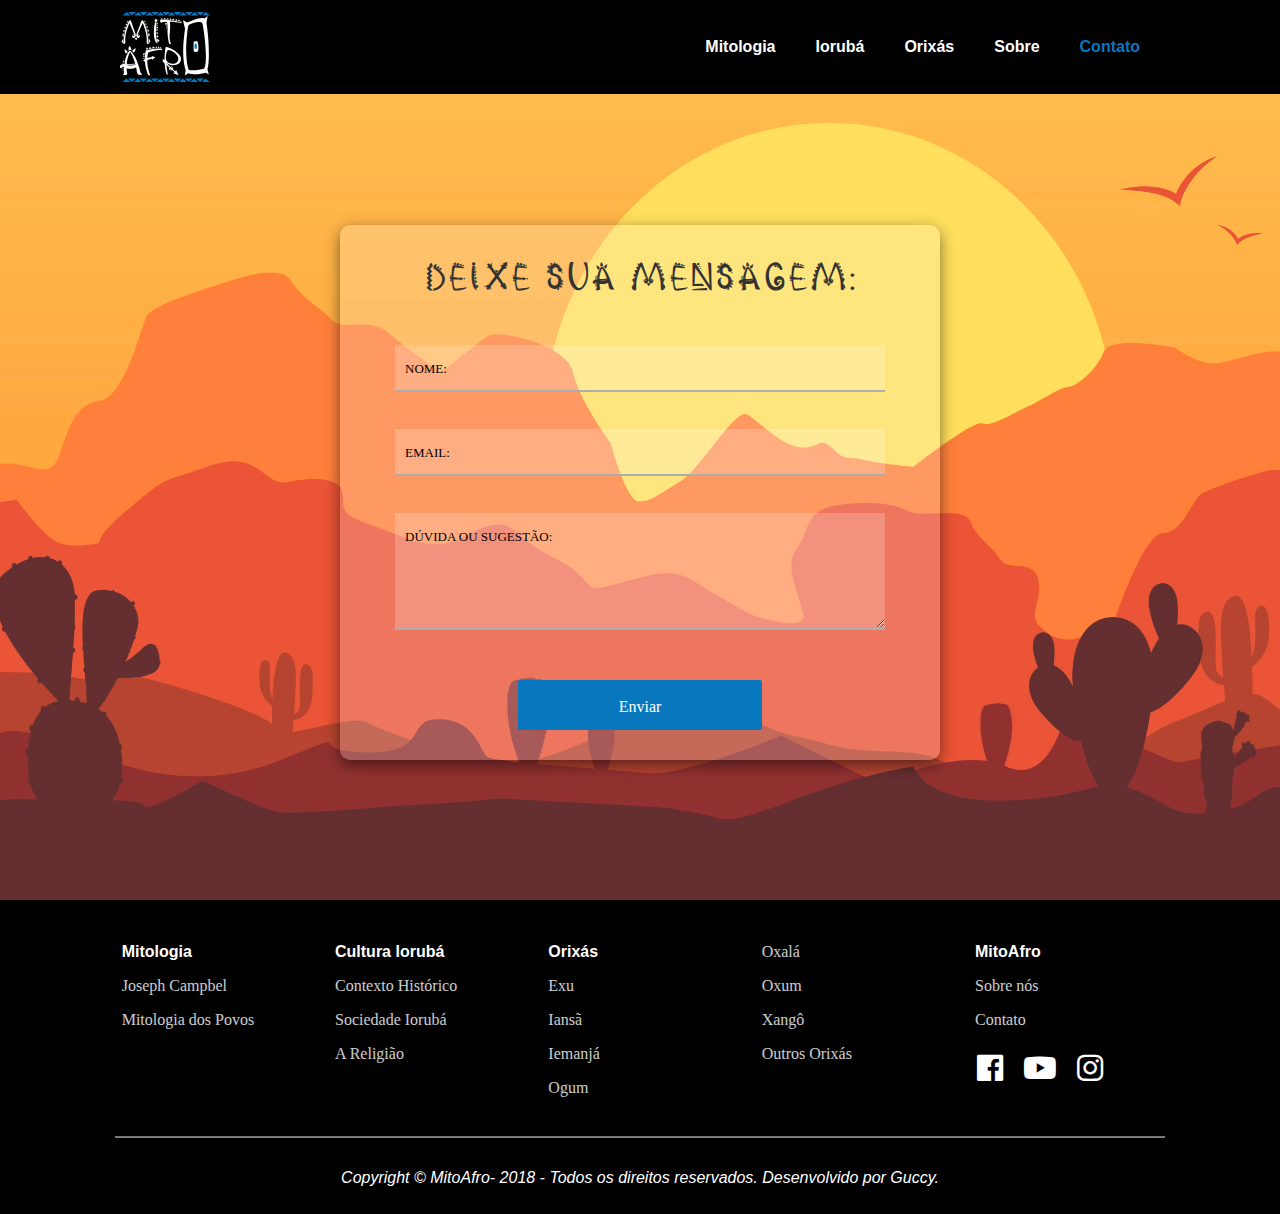
<file: Contato.html>
<!doctype html>
<html>

<head>
	<title>Contato</title>
	<meta charset="UTF-8">
	<meta name="viewport" content="width=device-width, initial-scale=1">
    <meta name="keywords" content="Mitologia Africana, Mitologia Iorubana, Mitologia Iorubá?">
    <meta name="author" content="Bernardo Pereira, Guilherme Santos, Joel da Silva, Júlio César">
	<link rel="shortcut icon" href="assets/img/logo-mobile-azul.png" type="image/x-png">

	<link rel="stylesheet" type="text/css" href="assets/vendor/bootstrap/css/bootstrap.min.css">

	<link rel="stylesheet" type="text/css" href="assets/vendor/animate/animate.css">

	<link rel="stylesheet" type="text/css" href="assets/vendor/css-hamburgers/hamburgers.min.css">

	<link rel="stylesheet" type="text/css" href="assets/vendor/select2/select2.min.css">

	<!-- CSS PADRÂO -->
	<link rel="stylesheet" href="assets/css/style_padrao.css">

	<!-- Meu Estilo -->
	<link rel="stylesheet" href="assets/css/style_contato.css">

	<!-- Fonte Awesome -->
	<link rel="stylesheet" href="assets/node_modules/fontawesome-free-5.2.0/css/all.css">

	<!-- Global site tag (gtag.js) - Google Analytics -->
	<script async src="https://www.googletagmanager.com/gtag/js?id=UA-130651800-1"></script>
	<script>
		window.dataLayer = window.dataLayer || [];
		function gtag() { dataLayer.push(arguments); }
		gtag('js', new Date());

		gtag('config', 'UA-130651800-1');
	</script>


</head>

<body>

	<!-- HEADER - Menu -->
	<header>
		<a href="index.html"><img class="logo_Desk" src="assets/img/logo_desk_azul.svg" alt=""></a>
		<a href="index.html"><img class="logo_Mob" src="assets/img/logo-mobile-azul.svg" alt=""></a>

		<nav class="font-weight-bold">
			<ul>
				<li><a href="Mitologia.html">Mitologia</a></li>
				<li><a href="Cultura.html">Iorubá</a></li>
				<li><a href="Orixas.html">Orixás</a></li>
				<li><a href="Sobre.html">Sobre</a></li>
				<li><a href="Contato.html" class="active">Contato</a></li>
			</ul>
		</nav>

		<!--Botão Menu Mobile-->
		<div class="menu-toggle">
			<span></span>
			<span></span>
			<span></span>
			<span></span>
			<span></span>
			<span></span>
		</div>

	</header>

	<div class="bg-contact2">
		<div class="container-contact2">
			<div class="wrap-contact2">

				<form action="" method="POST" class="contact2-form validate-form form" name="mito_form">
					<span class="contact2-form-title Titulo">
						Deixe sua mensagem:
					</span>

					<div class="wrap-input2 validate-input" data-validate="Digite seu Nome">
						<input name="nome" type="text" class="input2" required>
						<span class="focus-input2" data-placeholder="NOME:"></span>
					</div>

					<div class="wrap-input2 validate-input" data-validate="Digite um E-mail válido: ex@abc.xyz">
						<input name="email" type="email" class="input2" required>
						<span class="focus-input2" data-placeholder="EMAIL:"></span>
					</div>

					<div class="wrap-input2 validate-input" data-validate="Digite sua mensagem">
						<textarea name="mensagem" class="input2" required></textarea>
						<span class="focus-input2" data-placeholder="DÚVIDA OU SUGESTÃO:"></span>
					</div>

					<div class="container-contact2-form-btn">
						<div class="wrap-contact2-form-btn">
							<div class="contact2-form-bgbtn"></div>
							<button type="submit" value="Enviar" name="value" class="contact2-form-btn">
								<p>Enviar</p>
							</button>
						</div>
					</div>
				</form>
				<div class="mostrar"></div>
			</div>
		</div>
	</div>





	 <!--FOOTER + MAPA DE SITE-->
	 <footer class="container-fluid bg-color-preto">
        <div class="row justify-content-center">

            <div class="col-md-2">
                <div class="footer_menu">
                    <ul>
                        <li class="font-weight-bold">Mitologia</li>
                        <li><a href="Mitologia.html#Joseph_Campbel">Joseph Campbel</a></li>
                        <li><a href="Mitologia.html#Mitologia_dos_Povos">Mitologia dos Povos</a></li>
                    </ul>
                </div>
            </div>

            <div class="col-md-2">
                <div class="footer_menu">
                    <ul>
                        <li class="font-weight-bold">Cultura Iorubá</li>
                        <li><a href="Cultura.html#Contexto_Historico_Africano">Contexto Histórico</a></li>
                        <li><a href="Cultura.html#Sociedade_Ioruba">Sociedade Iorubá</a></li>
                        <li><a href="Cultura.html#religiao">A Religião</a></li>
                    </ul>
                </div>
            </div>

            <div class="col-md-2">
                <div class="footer_menu">
                    <ul>
                        <li class="font-weight-bold">Orixás</li>
                        <li><a href="Exu.html">Exu</a></li>
                        <li><a href="Iansa.html">Iansã</a></li>
                        <li><a href="Iemanja.html">Iemanjá</a></li>
                        <li><a href="Ogum.html">Ogum</a></li>
                    </ul>
                </div>
            </div>


            <div class="col-md-2">
                <div class="footer_menu sub">
                    <ul>
                        <li><a href="Oxala.html">Oxalá</a></li>
                        <li><a href="Oxum.html">Oxum</a></li>
                        <li><a href="Xango.html">Xangô</a></li>
                        <li><a href="Outros_Orixas.html">Outros Orixás</a></li>
                    </ul>
                </div>
            </div>

            <div class="col-md-2">
                <div class="footer_menu">
                    <ul>
                        <li class="font-weight-bold">MitoAfro</li>
                        <li><a href="Sobre.html">Sobre nós</a></li>
                        <li><a href="Contato.html">Contato</a></li>
                    </ul>

                    <div class="rd_social">
                        <a href="https://www.facebook.com/MitoAfro-585618445232339/?modal=admin_todo_tour"><i class="fab fa-facebook"></i></a>
                        <a href="https://www.youtube.com/channel/UCAx3FEg8QUmUANvJT6IKKwQ?view_as=subscriber"><i class="fab fa-youtube"></i></a>
                        <a href="https://www.instagram.com/MitoAfro.art/"><i class="fab fa-instagram"></i></a>
                    </div>
                </div>
            </div>

        </div>

        <hr class="hr_footer">

        <div class="row justify-content-center">
            <div class="col-md-12">
                <div class="footer-copyright text-white text-center pt-2 pb-2">
                    <p class="font-italic">Copyright © MitoAfro- 2018 - Todos os direitos reservados. Desenvolvido por
                        Guccy.</p>
                </div>
            </div>
        </div>
    </footer>

	<script src="assets/vendor/jquery/jquery-3.2.1.min.js"></script>

	<script src="assets/vendor/bootstrap/js/popper.js"></script>

	<script src="assets/vendor/bootstrap/js/bootstrap.min.js"></script>

	<script src="assets/vendor/select2/select2.min.js"></script>

	<script src="assets/js/main_pagina_contato.js"></script>

	<!-- SweetAlert - Formulário -->
	<script src="assets/js/sweetalert.all.min.js"></script>

	<!-- Global site tag (gtag.js) - Google Analytics -->
	<script async src="https://www.googletagmanager.com/gtag/js?id=UA-23581568-13"></script>
	<script>
		window.dataLayer = window.dataLayer || [];
		function gtag() { dataLayer.push(arguments); }
		gtag('js', new Date());

		gtag('config', 'UA-23581568-13');
	</script>

	<!-- Script do Menu-Toggle -->
	<script type="text/javascript">
		$(document).ready(function () {
			$('.menu-toggle').click(function () {
				$('.menu-toggle').toggleClass('active')
			})
		})
	</script>

	<!-- Script do Menu -->
	<script type="text/javascript">
		$(document).ready(function () {
			$('.menu-toggle').click(function () {
				$('nav').toggleClass('active')
			})
		})
	</script>

</body>

</html>
</file>
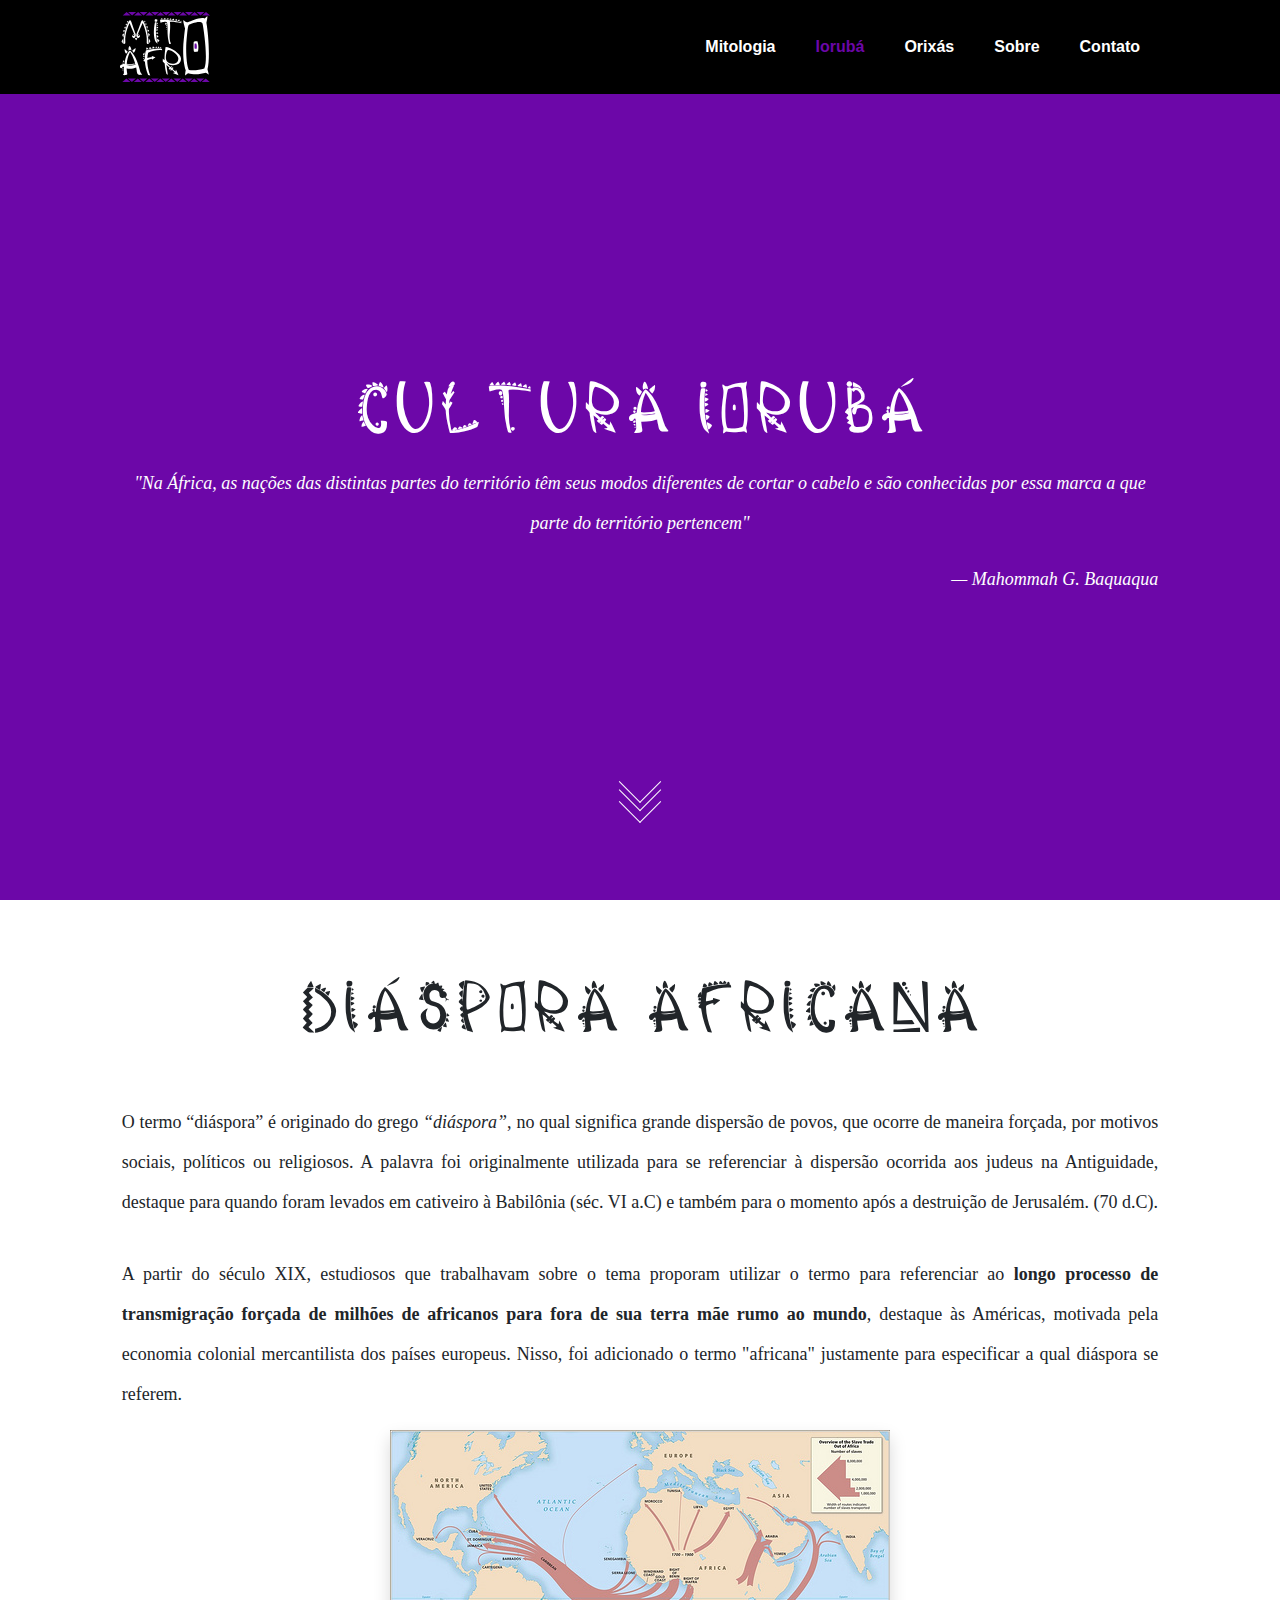
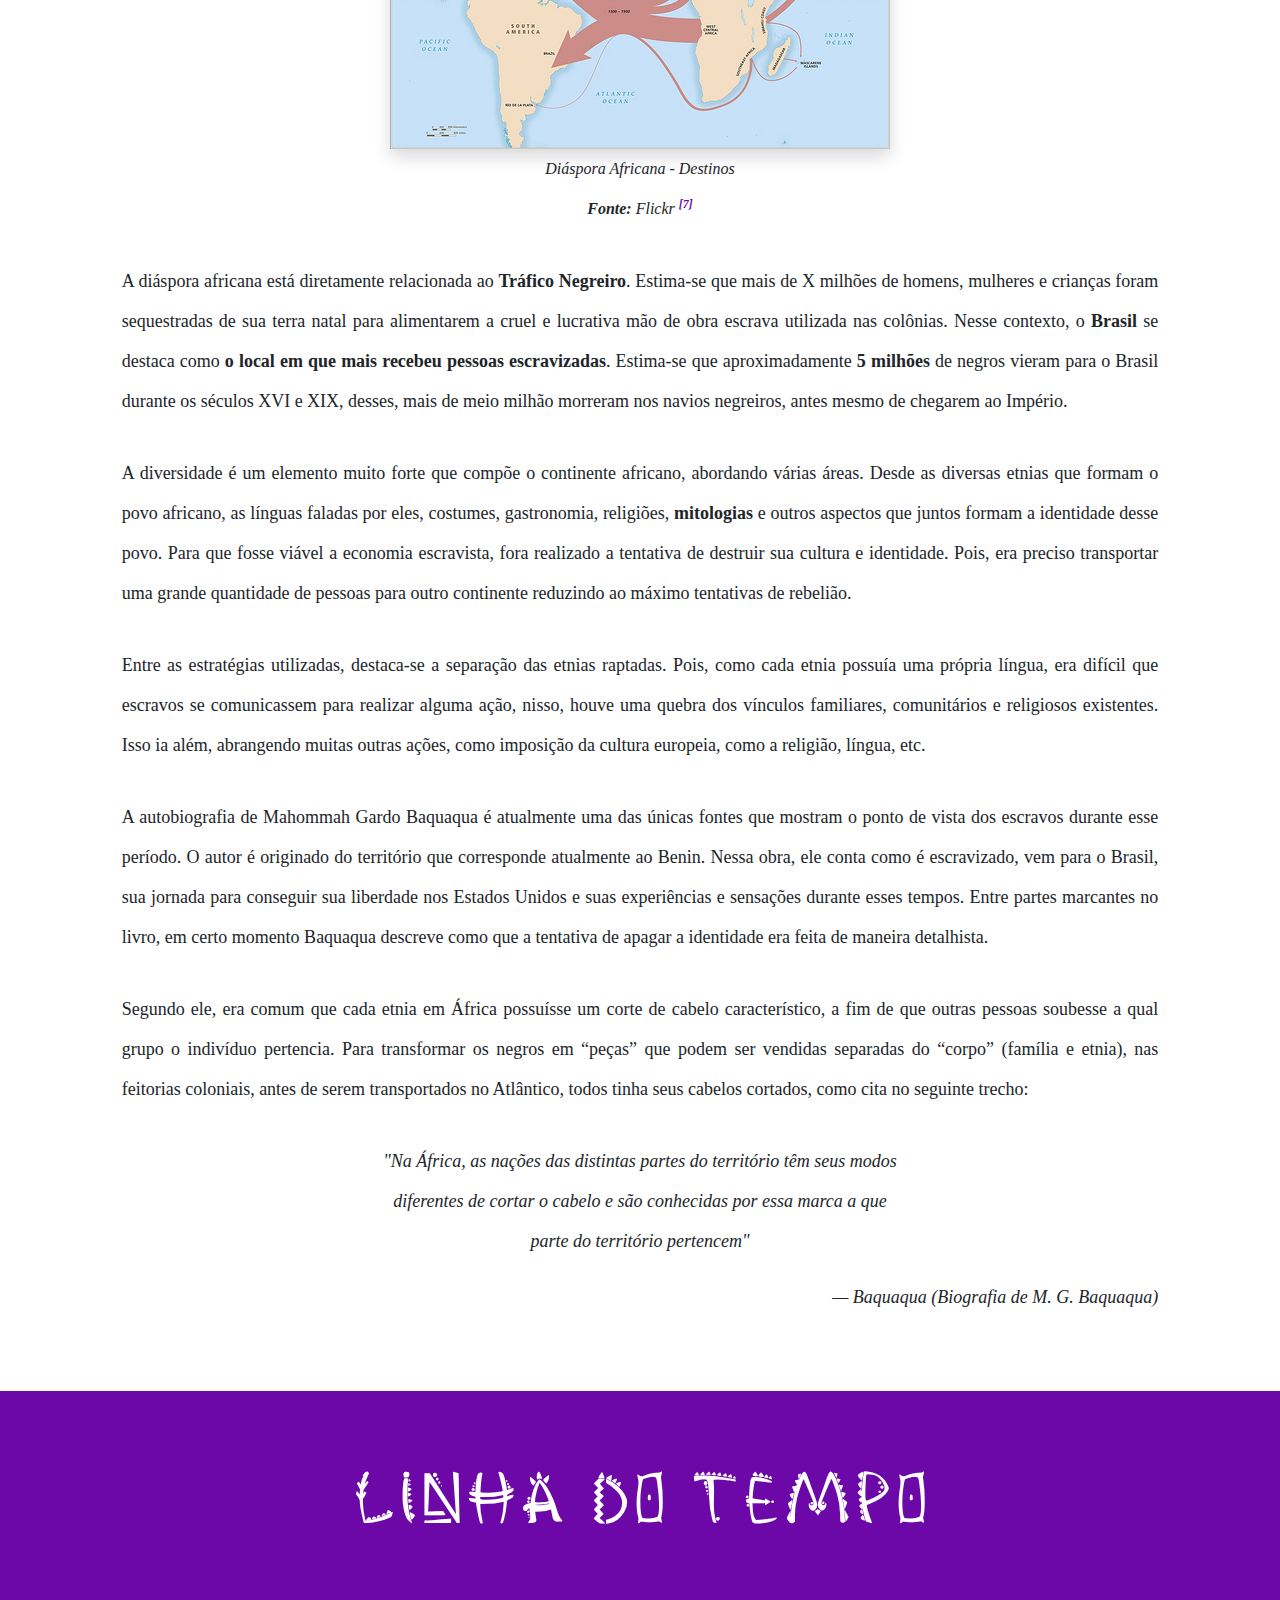
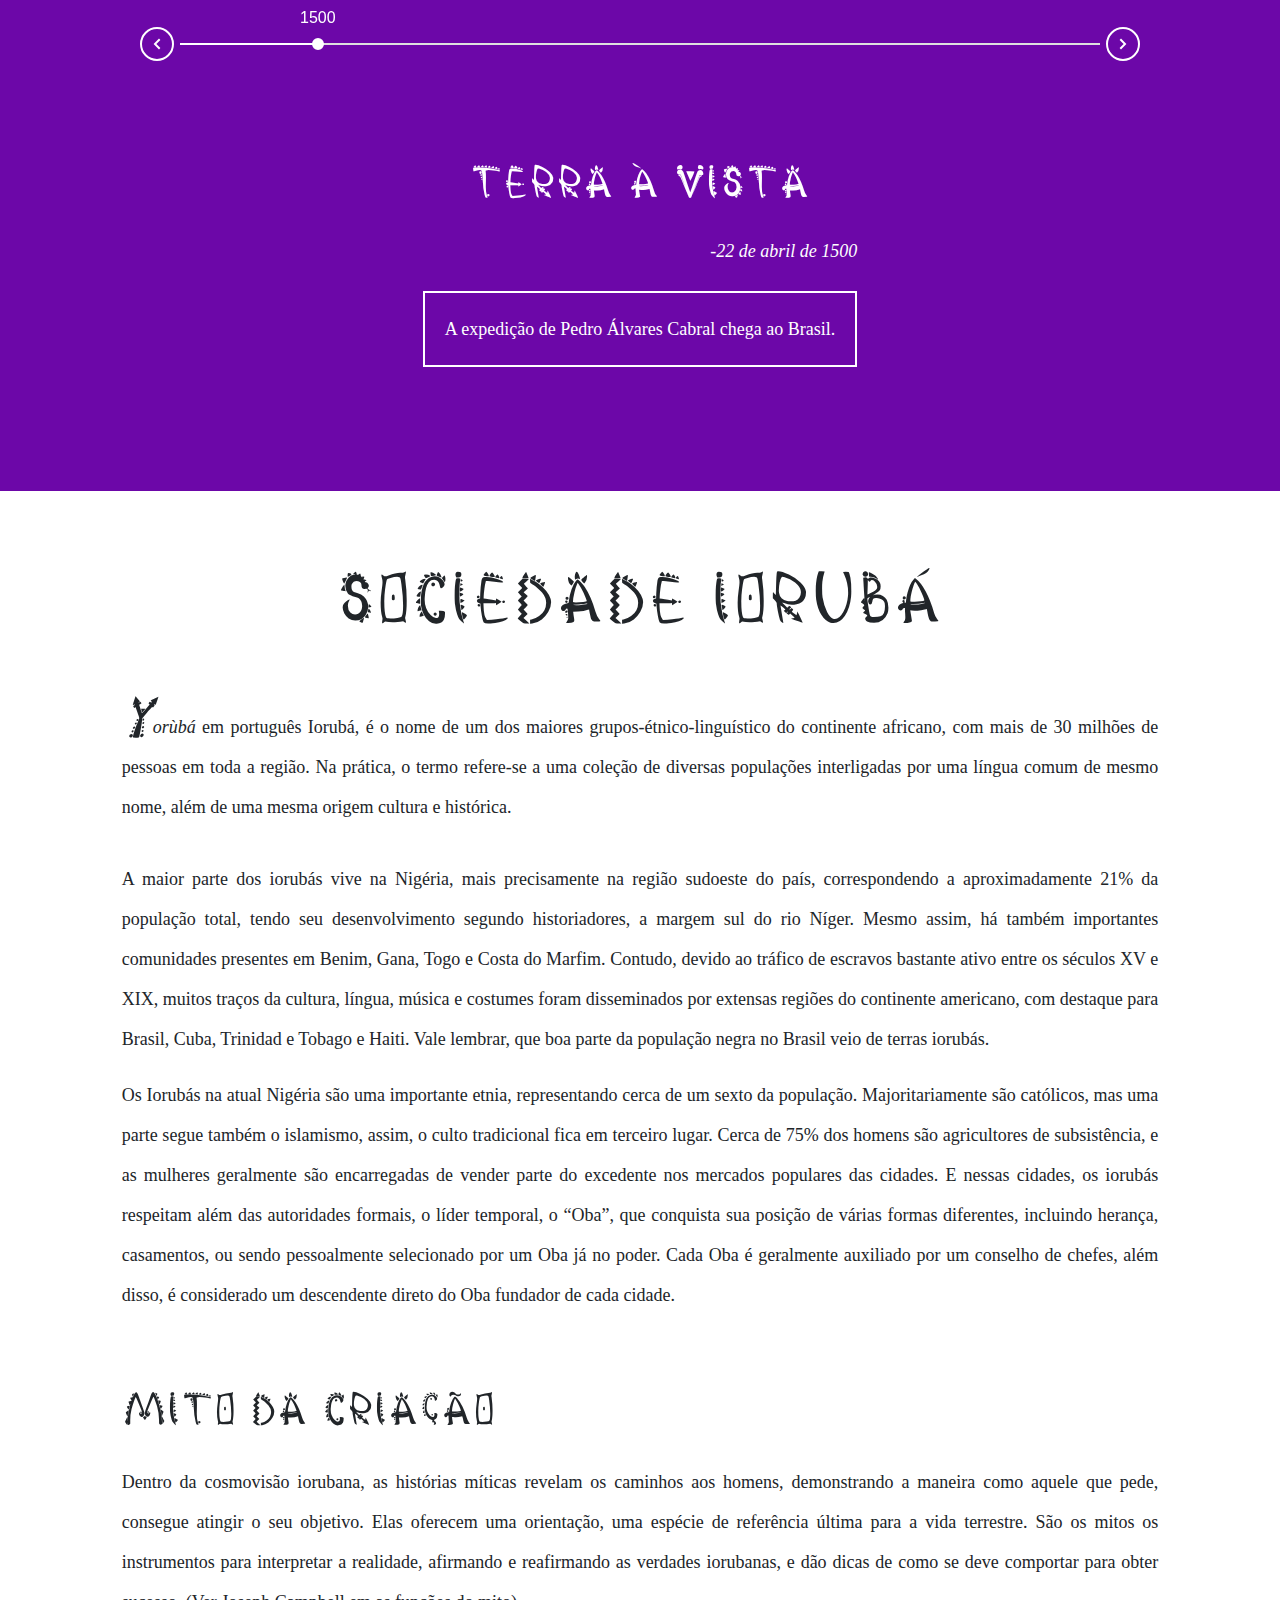
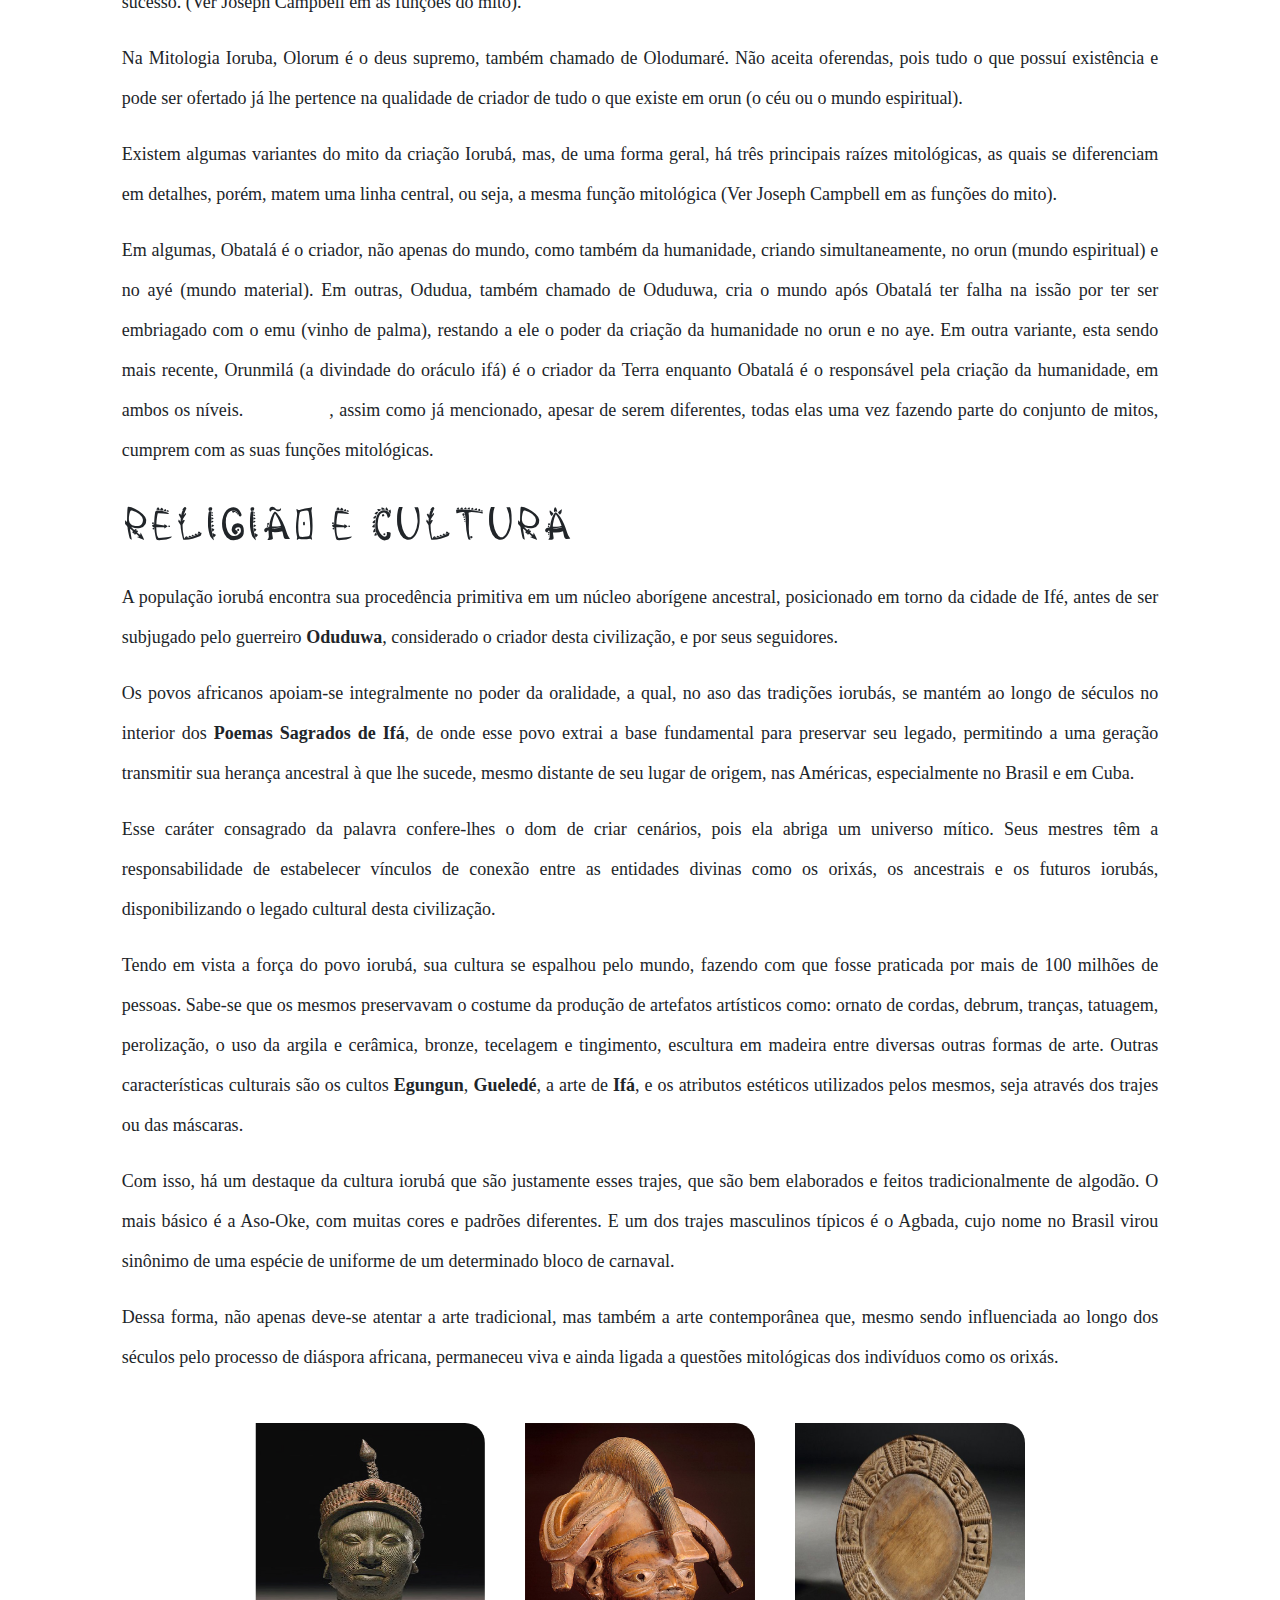
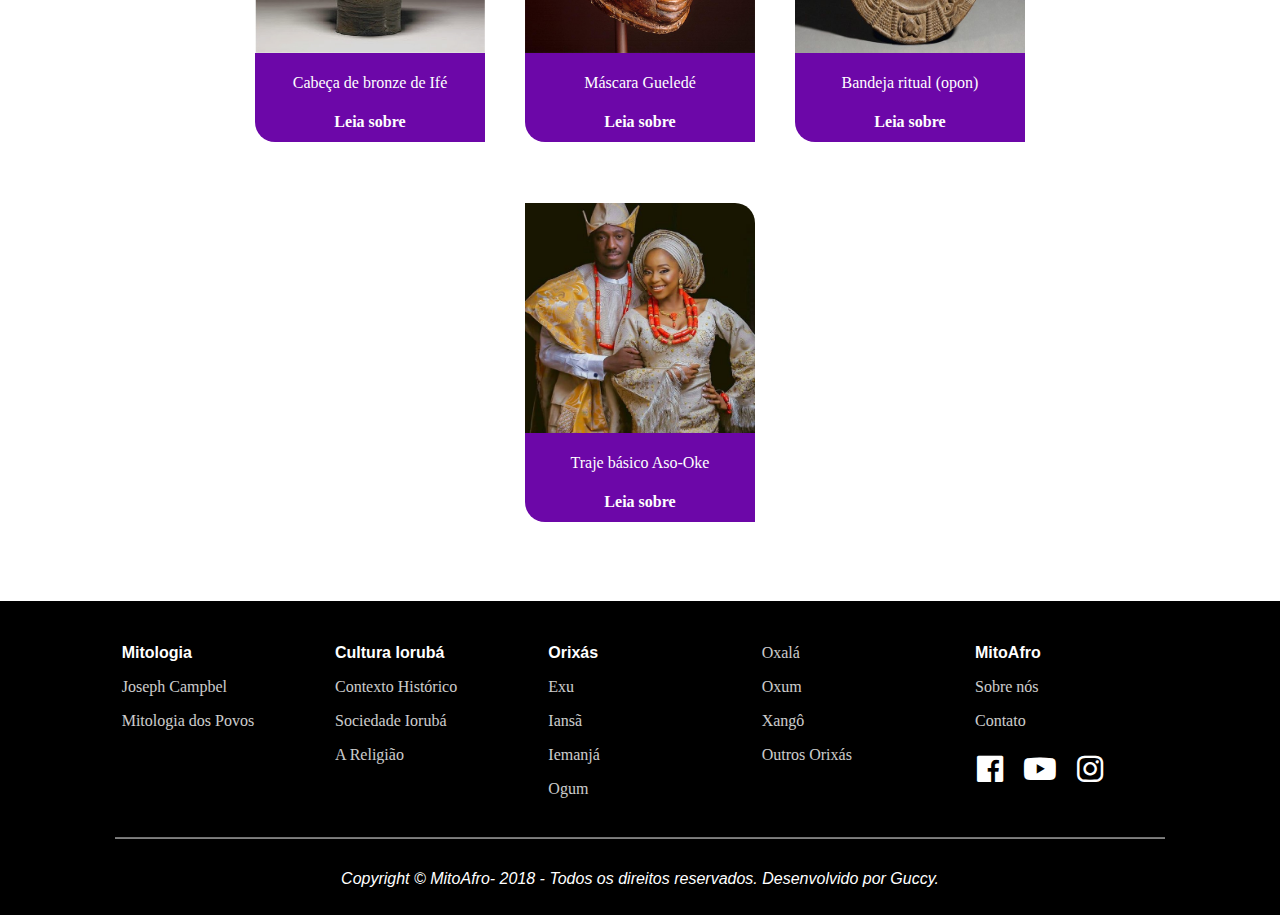
<file: Cultura.html>
<!doctype html>
<html>

<head>

    <meta charset="utf-8">
    <meta name="description" content="A diversidade é um elemento muito forte que compõe o continente africano,
    abordando várias áreas. Desde as diversas etnias que formam o povo africano, as línguas
    faladas por eles, costumes, gastronomia, religiões, mitologias e outros aspectos
    que juntos formam a identidade desse povo. Para que fosse viável a economia escravista,
    fora realizado a tentativa de destruir sua cultura e identidade.">
    <meta name="keywords" content="Mitologia Africana, Cultura Iorubá, Cultura Iorubana, Orixás, Escravidão, Escravidão no Brasil">
    <meta name="author" content="Bernardo Pereira, Guilherme Santos, Joel da Silva, Júlio César">
    <meta name="viewport" content="width=device-width, initial-scale=1.0">
    <link rel="shortcut icon" href="assets/img/logo-mobile-roxo.png" type="image/x-png">
    <title>Cultura Iorubá</title>

    <!-- CSS BOOTSTRAP -->
    <link rel="stylesheet" href="assets/node_modules/bootstrap/compiler/bootstrap.css">
    <!-- CSS PADRÃO -->
    <link rel="stylesheet" href="assets/css/style_padrao.css">
    <!-- CSS CULT.IORUBÁ -->
    <link rel="stylesheet" href="assets/css/style_cultura.css">
    <!-- Fonte Awesome -->
    <link rel="stylesheet" href="assets/node_modules/fontawesome-free-5.2.0/css/all.css">
    <!-- Modernizar-->
    <script src="assets/js/modernizr.js"></script>

    <!-- Global site tag (gtag.js) - Google Analytics -->
    <script async src="https://www.googletagmanager.com/gtag/js?id=UA-130651800-1"></script>
    <script>
        window.dataLayer = window.dataLayer || [];
        function gtag() { dataLayer.push(arguments); }
        gtag('js', new Date());

        gtag('config', 'UA-130651800-1');
    </script>

</head>

<body>

    <!-- Menu horizontal -->
    <header>

        <a href="index.html"><img class="logo_Desk" src="assets/img/logo_desk_roxo.svg" alt=""></a>
        <a href="index.html"><img class="logo_Mob" src="assets/img/logo-mobile-roxo.svg" alt=""></a>

        <div class="menu-toggle">
            <span></span>
            <span></span>
            <span></span>
            <span></span>
            <span></span>
            <span></span>
        </div>

        <nav class="font-weight-bold">
            <ul>
                <li><a href="Mitologia.html">Mitologia</a></li>
                <li><a href="Cultura.html" class="active">Iorubá</a></li>
                <li><a href="Orixas.html">Orixás</a></li>
                <li><a href="Sobre.html">Sobre</a></li>
                <li><a href="Contato.html">Contato</a></li>
            </ul>
        </nav>

    </header>

    <!-- Cultura Iorubá -->
    <div class="container-fluid">
        <div class="row intro justify-content-center align-items-center">
            <div class="col-sm-10 texto text-center text-white">
                <h1 class="Titulo"> Cultura Iorubá</h1>
                <p class="font-italic">"Na África, as nações das distintas partes do território têm seus modos  diferentes de cortar o cabelo e são conhecidas por essa marca a que parte do território pertencem"</p>
                <p class="font-italic text-right">— Mahommah G. Baquaqua</p>
            </div>
        </div>

        <!--SCROLL-->
        <a id="Contexto_Historico_Africano" href="#DiasporaAfri" class="scrollSuave">
            <div class="seta">
                <span></span>
                <span></span>
                <span></span>
            </div>
        </a>
    </div>

    <!--Contexto Histórico > Diáspora Africana -->
    <div class="container-fluid bg-color-branco" id="DiasporaAfri">

        <div class="row justify-content-center">

            <div class="col-lg-10">

                <div class="text-center pt-5 pb-5 texto text-black">

                    <h1 class="Titulo">Diáspora Africana</h1>

                    <div class="row justify-content-center media flex-column flex-md-row pt-4">

                        <div class="col-lg-12 texto text-justify">

                            <p class="pt-3">
                                O termo “diáspora” é originado do grego <i>“diáspora”</i>, no qual significa grande
                                dispersão de povos, que ocorre de maneira forçada, por motivos sociais, políticos ou
                                religiosos. A palavra foi originalmente utilizada para se referenciar à dispersão
                                ocorrida aos judeus na Antiguidade, destaque para quando foram levados em cativeiro à
                                Babilônia (séc. VI a.C) e também para o momento após a destruição de Jerusalém. (70
                                d.C).</p>

                            <p class="pt-3">A partir do século XIX, estudiosos que trabalhavam sobre o tema proporam
                                utilizar o termo para referenciar ao <b>longo processo de transmigração forçada de
                                    milhões de africanos para fora de sua terra mãe rumo ao mundo</b>, destaque às
                                Américas, motivada pela economia colonial mercantilista dos países europeus. Nisso, foi
                                adicionado o termo "africana" justamente para especificar a qual diáspora se referem.</p>

                            <figure>
                                <img class="img-fluid shadow" src="assets/img/diaspora-africana.jpg" alt="">
                                <figcaption>Diáspora Africana - Destinos<br><b>Fonte:</b> Flickr <sup><a href="https://c1.staticflickr.com/3/2752/4349420978_baac9418f3.jpg"
                                            target="_blank">[7]</a></sup></figcaption>
                            </figure>

                            <p class="pt-3">A diáspora africana está diretamente relacionada ao <b>Tráfico Negreiro</b>.
                                Estima-se que mais de X milhões de homens, mulheres e crianças foram sequestradas de
                                sua terra natal para alimentarem a cruel e lucrativa mão de obra escrava utilizada nas
                                colônias. Nesse contexto, o <b>Brasil</b> se destaca como <b>o local em que mais
                                    recebeu pessoas escravizadas</b>. Estima-se que aproximadamente <b>5 milhões</b> de
                                negros vieram para o Brasil durante os séculos XVI e XIX, desses, mais de meio milhão
                                morreram nos navios negreiros, antes mesmo de chegarem ao Império.</p>

                            <p class="pt-3">A diversidade é um elemento muito forte que compõe o continente africano,
                                abordando várias áreas. Desde as diversas etnias que formam o povo africano, as línguas
                                faladas por eles, costumes, gastronomia, religiões, <b>mitologias</b> e outros aspectos
                                que juntos formam a identidade desse povo. Para que fosse viável a economia escravista,
                                fora realizado a tentativa de destruir sua cultura e identidade. Pois, era preciso
                                transportar uma grande quantidade de pessoas para outro continente reduzindo ao máximo
                                tentativas de rebelião.</p>

                            <p class="pt-3">Entre as estratégias utilizadas, destaca-se a separação das etnias
                                raptadas. Pois, como cada etnia possuía uma própria língua, era difícil que escravos se
                                comunicassem para realizar alguma ação, nisso, houve uma quebra dos vínculos
                                familiares, comunitários e religiosos existentes. Isso ia além, abrangendo muitas
                                outras ações, como imposição da cultura europeia, como a religião, língua, etc.</p>

                            <p class="pt-3">A autobiografia de Mahommah Gardo Baquaqua é atualmente uma das únicas
                                fontes que mostram o ponto de vista dos escravos durante esse período. O autor é
                                originado do território que corresponde atualmente ao Benin. Nessa obra, ele conta como
                                é escravizado, vem para o Brasil, sua jornada para conseguir sua liberdade nos Estados
                                Unidos e suas experiências e sensações durante esses tempos. Entre partes marcantes no
                                livro, em certo momento Baquaqua descreve como que a tentativa de apagar a identidade
                                era feita de maneira detalhista.</p>

                            <p class="pt-3">Segundo ele, era comum que cada etnia em África possuísse um corte de
                                cabelo característico, a fim de que outras pessoas soubesse a qual grupo o indivíduo
                                pertencia. Para transformar os negros em “peças” que podem ser vendidas separadas do
                                “corpo” (família e etnia), nas feitorias coloniais, antes de serem transportados no
                                Atlântico, todos tinha seus cabelos cortados, como cita no seguinte trecho:</p>

                            <p class="pt-3 text-center font-italic">"Na África, as nações das distintas partes do
                                território têm seus modos
                                <br>diferentes de cortar o cabelo e são conhecidas por essa marca a que
                                <br>parte do território pertencem"</p>

                            <p class="text-right font-italic">— Baquaqua (Biografia de M. G. Baquaqua)</p>

                        </div>
                    </div>
                </div>
            </div>
        </div>
    </div>


    <!--Contexto Histórico > Linha do Tempo-->
    <section id="Contexto" class="cd-horizontal-timeline">

        <h2 class="Titulo text-center pt-5">Linha do Tempo</h2>

        <div class="timeline">

            <div class="events-wrapper">
                <div class="events">
                    <ol>
                        <li><a href="#0" data-date="01/01/1500" class="selected">1500</a></li>
                        <li><a href="#0" data-date="01/01/1559">1559</a></li>
                        <li><a href="#0" data-date="01/01/1694">1694</a></li>
                        <li><a href="#0" data-date="01/01/1810">1810</a></li>
                        <li><a href="#0" data-date="01/01/1823">1823</a></li>
                        <li><a href="#0" data-date="01/01/1831">1831</a></li>
                        <li><a href="#0" data-date="01/01/1850">1850</a></li>
                        <li><a href="#0" data-date="01/01/1871">1871</a></li>
                        <li><a href="#0" data-date="01/01/1885">1885</a></li>
                        <li><a href="#0" data-date="01/01/1888">1888</a></li>
                        <li><a href="#0" data-date="01/01/1934">1934</a></li>
                        <li><a href="#0" data-date="01/01/1935">1935</a></li>
                        <li><a href="#0" data-date="01/01/1951">1951</a></li>
                        <li><a href="#0" data-date="01/01/1969">1969</a></li>
                        <li><a href="#0" data-date="01/01/1988">1988</a></li>
                        <li><a href="#0" data-date="01/01/1989">1989</a></li>
                        <li><a href="#0" data-date="01/01/2002">2002</a></li>
                        <li><a href="#0" data-date="01/01/2012">2012</a></li>
                        <li><a href="#0" data-date="01/01/2017">2017</a></li>
                    </ol>

                    <!-- Preenche a bolinha do evento -->
                    <span class="filling-line" aria-hidden="true"></span>
                </div> <!-- .events -->
            </div> <!-- .events-wrapper -->

            <ul class="cd-timeline-navigation">
                <li><a href="#0" class="prev inactive">Anterior</a></li>
                <li><a href="#0" class="next">Próximo</a></li>
            </ul> <!-- .cd-timeline-navigation -->

        </div> <!-- .timeline -->

        <div class="events-content">
            <ol>
                <li class="selected" data-date="01/01/1500">
                    <h2>Terra à Vista</h2>
                    <em>22 de abril de 1500</em>

                    <div class="row justify-content-center align-items-center media flex-column flex-md-row fato-sem-img">
                        <div class="texto text-justify media-body">
                            <p>A expedição de Pedro Álvares Cabral chega ao Brasil.</p>
                        </div>
                    </div>
                </li>

                <li data-date="01/01/1559">
                    <h2>Primeiros escravizados</h2>
                    <em>1559</em>

                    <div class="row justify-content-center align-items-center media flex-column flex-md-row">
                        <figure>
                            <img class="img-fluid img-timeline" src="assets/img/timeline-1559.jpg" alt="">
                            <figcaption>Porão Navio Negreiro - Johann Rugendas<br><b>Fonte:</b> O Globo <sup><a href="http://d37iydjzbdkvr9.cloudfront.net/timeline/line_da-escravidao-a-luta-contra-a-desigualdade/1810.jpg" target="_blank">[8]</a></sup></figcaption>
                        </figure>
                        <div class="texto text-justify media-body">
                            <p>
                                A corte portuguesa autoriza a entrada de negros escravizados. Inicialmente, era permitido que cada senhor de engenho importasse até 120 pessoas.
                            </p>
                        </div>
                    </div>
                </li>

                <li data-date="01/01/1694">
                    <h2>Rebelião em Palmares</h2>
                    <em>20 de novembro de 1694</em>

                    <div class="row justify-content-center align-items-center media flex-column flex-md-row">
                        <figure>
                            <img class="img-timeline img-timeline-zumbi" src="assets/img/timeline-1694.jpg" alt="">
                            <figcaption>Zumbi dos Palmares <br><b>Fonte:</b> Cultura Niterói <sup><a href="http://culturaniteroi.com.br/blog/imagens/mapa/210_antonioparreiras09.jpg" target="_blank">[9]</a></sup></figcaption>
                        </figure>
                        <div class="texto text-justify media-body">
                            <p>
                                O quilombo dos Palmares é invadido e destruído. Zumbi, líder do quilombo consegue fugir mas é capturado. No ano seguinte, em 20 de novembro ele é decapitado e sua cabeça é exposta em praça pública. A Lei Federal nº10.639/2003 estabeleceu no dia da morte de Zumbi o “Dia da Consciência Negra”.
                            </p>
                        </div>
                    </div>
                </li>

                <li data-date="01/01/1810">
                    <h2>Pressão Inglesa</h2>
                    <em>1810</em>

                    <div class="row justify-content-center align-items-center media flex-column flex-md-row fato-sem-img">
                        <div class="texto text-justify media-body">
                            <p>
                                A Inglaterra decreta ilegal o tráfico negreiro. Como consequência, começa a pressionar os países a aderirem sua decisão. O Príncipe Regente Dom João VI se compromete a implementar a abolição gradual no Brasil.
                            </p>
                        </div>
                    </div>
                </li>

                <li data-date="01/01/1823">
                    <h2>Abolição Gradual</h2>
                    <em>1823</em>

                    <div class="row justify-content-center align-items-center media flex-column flex-md-row">
                        <figure>
                            <img class="img-fluid img-timeline img-timeline-boni" src="assets/img/timeline-1823.jpg" alt="">
                            <figcaption>José Bonifácio <br><b>Fonte:</b> Wikipedia <sup><a href="https://upload.wikimedia.org/wikipedia/commons/thumb/6/66/Calixt33.jpg/400px-Calixt33.jpg" target="_blank">[10]</a></sup></figcaption>
                        </figure>
                        <div class="texto text-justify media-body">
                            <p>
                                Na Assembleia Legislativa e Constituinte após a independência do Brasil, o estadista José Bonifácio propõe a extinção gradual do sistema escravista.
                            </p>
                        </div>
                    </div>
                </li>

                <li data-date="01/01/1831">
                    <h2>Lei para Inglês Ver</h2>
                    <em>1831</em>

                    <div class="row justify-content-center align-items-center media flex-column flex-md-row fato-sem-img">
                        <div class="texto text-justify media-body">
                            <p>
                                Esse foi o termo utilizado para se referir à Lei Feijó, no Período Regencial em que o Padre Feijó aprova. Na teoria, a lei proibiria o tráfico negreiro. Sua aprovação se dá pela pressão da Inglaterra. Entretanto, na prática o tráfico continuou sendo executado.
                            </p>
                        </div>
                    </div>
                </li>

                <li data-date="01/01/1850">
                    <h2>Lei Eusébio de Queirós</h2>
                    <em>1850</em>

                    <div class="row justify-content-center align-items-center media flex-column flex-md-row fato-sem-img">
                        <div class="texto text-justify media-body">
                            <p>
                                É assinada mais uma lei para proibir o tráfico transatlântico de escravos. No entanto, essa traria grandes mudanças de fato para a economia do Segundo Reinado, contribuindo para sua decadência e surgimento da Velha República.
                            </p>
                        </div>
                    </div>
                </li>

                <li data-date="01/01/1871">
                    <h2>Lei de Ventre Livre</h2>
                    <em>1871</em>

                    <div class="row justify-content-center align-items-center media flex-column flex-md-row">
                        <figure>
                            <img class="img-fluid img-timeline" src="assets/img/timeline-1871.jpg" alt="">
                            <figcaption>Lei do Ventre Livre<br><b>Fonte:</b> 4bp Blogspot <sup><a href="http://4.bp.blogspot.com/-k1wrVci-trU/UoFRe4vhhTI/AAAAAAAAAAk/CF0_2J2RviE/s1600/28-de-setembro-Dia-da-Lei-do-Ventre-Livre.jpg" target="_blank">[11]</a></sup></figcaption>
                        </figure>
                        <div class="texto text-justify media-body">
                            <p>
                                A partir da data de sua assinatura, todos os filhos de escravas seriam considerados livres a partir dos 8 anos de idade.
                            </p>
                        </div>
                    </div>
                </li>

                <li data-date="01/01/1885">
                    <h2>Lei dos Sexagenários</h2>
                    <em>1885</em>

                    <div class="row justify-content-center align-items-center media flex-column flex-md-row fato-sem-img">
                        <div class="texto text-justify media-body">
                            <p>
                                Todos os escravos com mais de 65 anos seriam livres, contudo, mediante indenização. Para burlar a lei, os proprietários de escravos alteravam os registros das idades de seus escravos.
                            </p>
                        </div>
                    </div>
                </li>

                <li data-date="01/01/1888">
                    <h2>Liberdade?!</h2>
                    <em>13 de maio de 1888</em>

                    <div class="row justify-content-center align-items-center media flex-column flex-md-row">
                        <figure>
                            <img class="img-fluid img-timeline" src="assets/img/timeline-1888.jpg" alt="">
                            <figcaption>Jornal Gazeta noticia Abolição <br><b>Fonte:</b> Humanitus Blogblog <sup><a href="https://humanitusblogblog.files.wordpress.com/2016/05/dsc_1608.jpg?w=473&h=353" target="_blank">[12]</a></sup></figcaption>
                        </figure>
                        <div class="texto text-justify media-body">
                            <p>
                                Após ser aprovada na Câmara Geral e Senado Imperial, no dia 13 de maio de 1888 é assinada pela Princesa Regente Isabel a lei que aboliu a escravidão. Vale citar que a pressão da Inglaterra foi um fator muito importante para que a lei fosse de fato aprovada. Todavia, os negros não foram integrados à sociedade, sem oportunidades de emprego, moradia de qualidade, etc. A partir de então, começaria uma longa jornada a fim de que esse povo libertado pudesse obter acesso a oportunidade e direitos civis.
                            </p>
                        </div>
                    </div>
                </li>

                <li data-date="01/01/1934">
                    <h2>Direito ao Voto</h2>
                    <em>1934</em>

                    <div class="row justify-content-center align-items-center media flex-column flex-md-row">
                        <figure>
                            <img class="img-fluid img-timeline" src="assets/img/timeline-1934.jpg" alt="">
                            <figcaption>Assembleia Constituinte de 1934 <br><b>Fonte:</b> O Globo <sup><a href="http://d37iydjzbdkvr9.cloudfront.net/timeline/line_da-escravidao-a-luta-contra-a-desigualdade/1934.jpg" target="_blank">[13]</a></sup></figcaption>
                        </figure>
                        <div class="texto text-justify media-body">
                            <p>
                                Apesar da Abolição, o direito dos negros poderem votar só é garantido na Constituição de 34, durante o Regime de Vargas. Além disso, foi a primeira vez que uma mulher participou de uma Assembleia Constituinte.
                            </p>
                        </div>
                    </div>
                </li>

                <li data-date="01/01/1935">
                    <h2>Primeira Deputada Negra</h2>
                    <em>1935</em>

                    <div class="row justify-content-center align-items-center media flex-column flex-md-row">
                        <figure>
                            <img class="img-fluid img-timeline img-timeline-antonieta" src="assets/img/timeline-1935.jpg" alt="">
                            <figcaption>Maria Antonieta <br><b>Fonte:</b> O Globo <sup><a href="https://i.pinimg.com/236x/a1/e1/e3/a1e1e36a0e32498f5961af3d68fd842f--santa-catarina-cultural.jpg" target="_blank">[14]</a></sup></figcaption>
                        </figure>
                        <div class="texto text-justify media-body">
                            <p>
                                A jornalista e educadora Antonieta de Barros se torna a primeira mulher negra a ser eleita para uma Casa Legislativa e ocupa o cargo em Santa Catarina.
                            </p>
                        </div>
                    </div>
                </li>

                <li data-date="01/01/1951">
                    <h2>Racismo</h2>
                    <em>1951</em>

                    <div class="row justify-content-center align-items-center media flex-column flex-md-row fato-sem-img">
                        <div class="texto text-justify media-body">
                            <p>
                                A Lei Afonso Arinos determina que o racismo seja punido com um ano de prisão ou multa.
                            </p>
                        </div>
                    </div>
                </li>

                <li data-date="01/01/1969">
                    <h2>Primeiro Protagonista Negro</h2>
                    <em>1969</em>

                    <div class="row justify-content-center align-items-center media flex-column flex-md-row">
                        <figure>
                            <img class="img-fluid img-timeline" src="assets/img/timeline-1969.jpg" alt="">
                            <figcaption>Zózimo Bulbul <br><b>Fonte:</b> Catacra Livre <sup><a href="https://catracalivre.com.br/wp-content/uploads/2015/05/Alma_no_Olho-450x331.jpg" target="_blank">[15]</a></sup></figcaption>
                        </figure>
                        <div class="texto text-justify media-body">
                            <p>
                                Zózimo Bulbul se torna o primeiro ator negro brasileiro protagonista de uma telenovela. Além disso, é o primeiro modelo negro de uma grife de alta-costura brasileira.
                            </p>
                        </div>
                    </div>
                </li>

                <li data-date="01/01/1988">
                    <h2>Direito de Posse aos Quilombos</h2>
                    <em>1988</em>

                    <div class="row justify-content-center align-items-center media flex-column flex-md-row">
                        <figure>
                            <img class="img-fluid img-timeline" src="assets/img/timeline-1988.jpg" alt="">
                            <figcaption>Assembleia Constituinte de 1988 <br><b>Fonte:</b> Wikipedia <sup><a href="https://upload.wikimedia.org/wikipedia/commons/thumb/6/64/Ulyssesguimaraesconstituicao.jpg/440px-Ulyssesguimaraesconstituicao.jpg" target="_blank">[16]</a></sup></figcaption>
                        </figure>
                        <div class="texto text-justify media-body">
                            <p>
                                A Constituição de 88, aprovada após a redemocratização do Brasil, assegura aos grupos remanescentes dos quilombos o direito de posse das terras no qual ocupam.
                            </p>
                        </div>
                    </div>
                </li>

                <li data-date="01/01/1989">
                    <h2>Crime Inafiançável</h2>
                    <em>1989</em>

                    <div class="row justify-content-center align-items-center media flex-column flex-md-row fato-sem-img">
                        <div class="texto text-justify media-body">
                            <p>
                                Por meio da Lei Caó, o racismo é categorizado como um crime inafiançável.
                            </p>
                        </div>
                    </div>
                </li>

                <li data-date="01/01/2002">
                    <h2>Políticas Afirmativas</h2>
                    <em>2002</em>

                    <div class="row justify-content-center align-items-center media flex-column flex-md-row">
                        <figure>
                            <img class="img-fluid img-timeline" src="assets/img/timeline-2002.jpg" alt="">
                            <figcaption>Protestos a favor da Política de Cotas <br><b>Fonte:</b> O Globo <sup><a href="http://d37iydjzbdkvr9.cloudfront.net/timeline/line_da-escravidao-a-luta-contra-a-desigualdade/2002.jpg" target="_blank">[17]</a></sup></figcaption>
                        </figure>
                        <div class="texto text-justify media-body">
                            <p>
                                A Universidade Estadual do Rio de Janeiro (Uerj) é a primeira universidade do Brasil a adotar o sistema de cotas raciais.
                            </p>
                        </div>
                    </div>
                </li>

                <li data-date="01/01/2012">
                    <h2>Primeiro Presidente do STF Negro</h2>
                    <em>2012</em>

                    <div class="row justify-content-center align-items-center media flex-column flex-md-row">
                        <figure>
                            <img class="img-fluid img-timeline" src="assets/img/timeline-2012.jpg" alt="">
                            <figcaption>Joaquim Barbosa <br><b>Fonte:</b> Prof Miguel Jr. Wordpress <sup><a href="https://profmigueljunior.files.wordpress.com/2012/09/joaquim-barbosa.jpg?w=490&h=325" target="_blank">[18]</a></sup></figcaption>
                        </figure>
                        <div class="texto text-justify media-body">
                            <p>
                                Joaquim Barbosa assume o cargo mais alto do Poder Judiciário. Durante sua presidência que é julgado o caso do “Mensalão”.
                            </p>
                        </div>
                    </div>
                </li>

                <li data-date="01/01/2017">
                    <h2>Cotas para USP</h2>
                    <em>2017</em>

                    <div class="row justify-content-center align-items-center media flex-column flex-md-row">
                        <figure>
                            <img class="img-fluid img-timeline img-timeline-usp" src="assets/img/timeline-2017.jpg" alt="">
                            <figcaption>Universidade de São Paulo <br><b>Fonte:</b> USP <sup><a href="#" target="_blank">[19]</a></sup></figcaption>
                        </figure>
                        <div class="texto text-justify media-body">
                            <p>
                                A Universidade de São Paulo (USP) adota o sistema de cotas raciais para reserva de vagas.
                            </p>
                        </div>
                    </div>
                </li>

                <!-- Pode colocar mais eventos aqui -->
            </ol>
        </div> <!-- .events-content -->
        <span id="Sociedade_Ioruba">.</span>
    </section>

    <!--  Sociedade Iorubá  -->
    <div class="container-fluid">

        <div class="row justify-content-center">

            <div class="col-lg-10">

                <div class="text-center pt-5 pb-5 texto text-black">

                    <h1 class="Titulo">Sociedade Iorubá</h1>

                    <div class="row justify-content-center media flex-column flex-md-row pt-4">

                        <div class="col-lg-12 texto text-justify">

                            <p class="p_dest pt-3">
                                <i>Yorùbá</i> em português Iorubá, é o nome de um dos maiores grupos-étnico-linguístico
                                do continente africano, com mais de 30 milhões de pessoas em toda a região. 
                                Na prática, o termo refere-se a uma coleção de diversas populações interligadas
                                por uma língua comum de mesmo nome, além de uma mesma origem cultura e histórica.
                            </p>

                            <p class="pt-3">
								A maior parte dos iorubás vive na Nigéria, mais precisamente na região sudoeste do país,
                                correspondendo a aproximadamente 21% da população total, tendo seu desenvolvimento segundo
                                historiadores, a margem sul do rio Níger. Mesmo assim, há também importantes comunidades 
                                presentes em Benim, Gana, Togo e Costa do Marfim. Contudo, devido ao tráfico de escravos 
                                bastante ativo entre os séculos XV e XIX, muitos traços da cultura, língua, música e costumes
                                foram disseminados por extensas regiões do continente americano, com destaque para Brasil, 
                                Cuba, Trinidad e Tobago e Haiti. Vale lembrar, que boa parte da população negra no Brasil 
                                veio de terras iorubás.					
                            </p>

                            <p>
                                Os Iorubás na atual Nigéria são uma importante etnia, representando cerca de um sexto da população.
                                Majoritariamente são católicos, mas uma parte segue também o islamismo, assim, o culto tradicional
                                fica em terceiro lugar. Cerca de 75% dos homens são agricultores de subsistência, e as mulheres 
                                geralmente são encarregadas de vender parte do excedente nos mercados populares das cidades. 
                                E nessas cidades, os iorubás respeitam além das autoridades formais, o líder temporal, o “Oba”, 
                                que conquista sua posição de várias formas diferentes, incluindo herança, casamentos, ou sendo 
                                pessoalmente selecionado por um Oba já no poder. Cada Oba é geralmente auxiliado por um conselho 
                                de chefes, além disso, é considerado um descendente direto do Oba fundador de cada cidade.
                            </p>

                        </div>

                        <span id="mitodacriacao">.</span>

                        <div class="col-lg-12 texto text-justify">

                            <h2 class="Subtitulo pb-3 text-left">Mito da Criação</h2>

                            <p> Dentro da cosmovisão iorubana, as histórias míticas revelam os
                                caminhos aos homens, demonstrando a maneira como aquele que pede,
                                consegue atingir o seu objetivo. Elas oferecem uma orientação, uma espécie
                                de referência última para a vida terrestre. São os mitos os instrumentos para
                                interpretar a realidade, afirmando e reafirmando as verdades iorubanas, e dão
                                dicas de como se deve comportar para obter sucesso. (Ver Joseph Campbell
                                em as funções do mito).
                            </p>

                            <p> Na Mitologia Ioruba, Olorum é o deus supremo, também chamado de
                                Olodumaré. Não aceita oferendas, pois tudo o que possuí existência e pode ser
                                ofertado já lhe pertence na qualidade de criador de tudo o que existe em orun
                                (o céu ou o mundo espiritual).
                            </p>

                            <p> Existem algumas variantes do mito da criação Iorubá, mas, de uma
                                forma geral, há três principais raízes mitológicas, as quais se diferenciam em
                                detalhes, porém, matem uma linha central, ou seja, a mesma função mitológica
                                (Ver Joseph Campbell em as funções do mito).
                            </p>

                            <p> Em algumas, Obatalá é o criador, não apenas do mundo, como também
                                da humanidade, criando simultaneamente, no orun (mundo espiritual) e no ayé
                                (mundo material). Em outras, Odudua, também chamado de Oduduwa, cria o
                                mundo após Obatalá ter falha na issão por ter ser embriagado com o emu
                                (vinho de palma), restando a ele o poder da criação da humanidade no orun e
                                no aye. Em outra variante, esta sendo mais recente, Orunmilá (a divindade do
                                oráculo ifá) é o criador da Terra enquanto Obatalá é o responsável pela criação
                                da humanidade, em ambos os níveis.  <span id="religiao">No entanto</span>, assim como já mencionado,
                                apesar de serem diferentes, todas elas uma vez fazendo parte do conjunto de
                                mitos, cumprem com as suas funções mitológicas.</p>
                        </div>

                     

                        <div class="col-lg-12 texto text-justify">
                                            
                            <h2 class="Subtitulo pb-3 text-left">Religião e Cultura</h2>
                                            
                            <p class="text-justify">A população iorubá encontra sua procedência primitiva em um núcleo 
                            aborígene ancestral, posicionado em torno da cidade de Ifé, antes de ser subjugado pelo 
                            guerreiro <b>Oduduwa</b>, considerado o criador desta civilização, e por seus seguidores. </p>
                                                
                            <p class="text-justify">Os povos africanos apoiam-se integralmente no poder da oralidade, a qual, 
                            no aso das tradições iorubás, se mantém ao longo de séculos no interior dos <b>Poemas Sagrados 
                            de Ifá</b>, de onde esse povo extrai a base fundamental para preservar seu legado, permitindo a 
                            uma geração transmitir sua herança ancestral à que lhe sucede, mesmo distante de seu lugar 
                            de origem, nas Américas, especialmente no Brasil e em Cuba.</p>
                                                    
                            <p class="text-justify">Esse caráter consagrado da palavra confere-lhes o dom de criar cenários, 
                            pois ela abriga um universo mítico. Seus mestres têm a responsabilidade de estabelecer vínculos 
                            de conexão entre as entidades divinas como os orixás, os ancestrais e os futuros iorubás, 
                            disponibilizando o legado cultural desta civilização.</p>

                            <p class="text-justify">Tendo em vista a força do povo iorubá, sua cultura se espalhou pelo mundo, 
                            fazendo com que fosse praticada por mais de 100 milhões de pessoas. Sabe-se que os mesmos preservavam 
                            o costume da produção de artefatos artísticos como: ornato de cordas, debrum, tranças, tatuagem, 
                            perolização, o uso da argila e cerâmica, bronze, tecelagem e tingimento, escultura em madeira entre 
                            diversas outras formas de arte. Outras características culturais são os cultos <b>Egungun</b>, <b>Gueledé</b>, a 
                            arte de <b>Ifá</b>, e os atributos estéticos utilizados pelos mesmos, seja através dos trajes ou das máscaras.</p>

                            <p class="text-justify">Com isso, há um destaque da cultura iorubá que são justamente esses trajes, que são bem 
                            elaborados e feitos tradicionalmente de algodão. O mais básico é a Aso-Oke, com muitas cores e padrões diferentes. 
                            E um dos trajes masculinos típicos é o Agbada, cujo nome no Brasil virou sinônimo de uma espécie de uniforme 
                            de um determinado bloco de carnaval.</p>

                            <p class="text-justify">Dessa forma, não apenas deve-se atentar a arte tradicional, mas também a arte contemporânea 
                            que, mesmo sendo influenciada ao longo dos séculos pelo processo de diáspora africana, permaneceu viva e ainda 
                            ligada a questões mitológicas dos indivíduos como os orixás.</p>
                                                        
                        </div>

                        <div class="col-lg-12">

                            <div class="row justify-content-center">

                                <div class="card1">

                                    <div class="front">

                                        <img src="assets/img/Ife_Kings_Head.jpg" alt="">

                                        <ul>

                                            <h2 class="cardTitulo">Cabeça de bronze de Ifé</h2>

                                            <a href="#" class="card1Link" data-toggle="modal" data-target="#siteModal">Leia
                                                sobre</a>

                                        </ul>

                                    </div>

                                </div>

                                <div class="card1">

                                    <div class="front">

                                        <img src="assets/img/Mascara_Gelede.jpg" alt="">

                                        <ul>

                                            <h2 class="cardTitulo">Máscara Gueledé</h2>

                                            <a href="#" class="card1Link" data-toggle="modal" data-target="#siteModal2">Leia
                                                sobre</a>

                                        </ul>

                                    </div>

                                </div>

                                <div class="card1">

                                    <div class="front">

                                        <img src="assets/img/Bandeja.jpg" alt="">

                                        <ul>

                                            <h2 class="cardTitulo">Bandeja ritual (opon)</h2>

                                            <a href="#" class="card1Link" data-toggle="modal" data-target="#siteModal3">Leia
                                                sobre</a>

                                        </ul>

                                    </div>

                                </div>

                                <div class="card1">

                                    <div class="front">

                                        <img src="assets/img/Traje.jpg" alt="">

                                        <ul>

                                            <h2 class="cardTitulo">Traje básico Aso-Oke</h2>

                                            <a href="#" class="card1Link" data-toggle="modal" data-target="#siteModal4">Leia
                                                sobre</a>

                                        </ul>

                                    </div>

                                </div>

                            </div>

                        </div>

                    </div>

                </div>

            </div>

        </div>

    </div>

    <!-- Modal -->

    <div class="modal fade" id="siteModal" tabindex="-1" role="dialog">

        <div class="modal-dialog modal-lg" role="document">

            <div class="modal-content">

                <div class="modal-header">
                    <button type="button" class="close" data-dismiss="modal">
                        <span>&times;</span>
                    </button>
                </div>

                <div class="modal-body">

                    <div class="container-fluid">

                        <div class="row">

                            <div class="col-12">

                                <h5>Cabeça de bronze de Ifé</h5>

                                <p>A peça exibida é uma das chamadas “cabeças comemorativas da realeza”, uma
                                    representação idealizada (e não um retrato idêntico) da figura do Oni (rei) de Ifé,
                                    local onde floresceu uma das mais importantes civilizações africanas, cidade para
                                    qual converge toda cultura iorubana sendo seu centro espiritual. A arte antiga de
                                    Ifé reflete os ideais da corte, em que os riscos na face equivalem a uma das duas
                                    grandes linhas dinásticas de Ifé.</p>

                            </div>

                        </div>

                    </div>

                </div>

            </div>

        </div>

    </div>

    <div class="modal fade" id="siteModal2" tabindex="-1" role="dialog">

        <div class="modal-dialog modal-lg" role="document">

            <div class="modal-content">

                <div class="modal-header">
                    <button type="button" class="close" data-dismiss="modal">
                        <span>&times;</span>
                    </button>
                </div>

                <div class="modal-body">

                    <div class="container-fluid">

                        <div class="row">

                            <div class="col-12">

                                <h5>Máscara Gueledé</h5>

                                <p>A máscara “gueledé”, juntamente com a “egungun” e a “epa”, são as máscaras mais
                                    populares entre os iorubás. O festival das gueledé com a utilização dessas máscaras
                                    pode ocorrer em honra a qualquer orixá ou herói cultural, mas a sua função é a de
                                    aplacar Iyá Nlá (“a grande mãe”) e suas discipulas na terra (“as mães poderosas”).</p>

                            </div>

                        </div>

                    </div>

                </div>

            </div>

        </div>

    </div>

    <div class="modal fade" id="siteModal3" tabindex="-1" role="dialog">

        <div class="modal-dialog modal-lg" role="document">

            <div class="modal-content">

                <div class="modal-header">
                    <button type="button" class="close" data-dismiss="modal">
                        <span>&times;</span>
                    </button>
                </div>

                <div class="modal-body">

                    <div class="container-fluid">

                        <div class="row">

                            <div class="col-12">

                                <h5>Bandeja ritual (opon)</h5>

                                <p>São representações associadas a divindade iorubana Xangô que é tido tanto na África
                                    quanto no Brasil com a personificação do trovão. Sendo cultuado como Orixá ou como
                                    Vodun no contexto das religiões afro-brasileiras. Xangô é reconhecido
                                    historicamente como ancestral fundado do reino Oyo na atual Nigéria.</p>

                            </div>

                        </div>

                    </div>

                </div>

            </div>

        </div>

    </div>

    <div class="modal fade" id="siteModal4" tabindex="-1" role="dialog">

        <div class="modal-dialog modal-lg" role="document">

            <div class="modal-content">

                <div class="modal-header">
                    <button type="button" class="close" data-dismiss="modal">
                        <span>&times;</span>
                    </button>
                </div>

                <div class="modal-body">

                    <div class="container-fluid">

                        <div class="row">

                            <div class="col-12">

                                <h5>Traje básico Aso-Oke</h5>

                                <p>É um pano de mão tecido pelo povo Yoruba do sudoeste da Nigéria. Geralmente tecido
                                    por homens, o tecido é usado para fazer vestidos masculinos, chamados Agbada,
                                    invólucros femininos chamados Iro e chapéus masculinos, chamados fila. Quando as
                                    pessoas falam de um Aso-Oke, elas estão se referindo à tradicional vestimenta
                                    iorubá.</p>

                            </div>

                        </div>

                    </div>

                </div>

            </div>

        </div>

    </div>




    <!--FOOTER + MAPA DE SITE-->
    <footer class="container-fluid bg-color-preto">
        <div class="row justify-content-center">

            <div class="col-md-2">
                <div class="footer_menu">
                    <ul>
                        <li class="font-weight-bold">Mitologia</li>
                        <li><a href="Mitologia.html#Joseph_Campbel">Joseph Campbel</a></li>
                        <li><a href="Mitologia.html#Mitologia_dos_Povos">Mitologia dos Povos</a></li>
                    </ul>
                </div>
            </div>

            <div class="col-md-2">
                <div class="footer_menu">
                    <ul>
                        <li class="font-weight-bold">Cultura Iorubá</li>
                        <li><a href="Cultura.html#Contexto_Historico_Africano">Contexto Histórico</a></li>
                        <li><a href="Cultura.html#Sociedade_Ioruba">Sociedade Iorubá</a></li>
                        <li><a href="Cultura.html#religiao">A Religião</a></li>
                    </ul>
                </div>
            </div>

            <div class="col-md-2">
                <div class="footer_menu">
                    <ul>
                        <li class="font-weight-bold">Orixás</li>
                        <li><a href="Exu.html">Exu</a></li>
                        <li><a href="Iansa.html">Iansã</a></li>
                        <li><a href="Iemanja.html">Iemanjá</a></li>
                        <li><a href="Ogum.html">Ogum</a></li>
                    </ul>
                </div>
            </div>


            <div class="col-md-2">
                <div class="footer_menu sub">
                    <ul>
                        <li><a href="Oxala.html">Oxalá</a></li>
                        <li><a href="Oxum.html">Oxum</a></li>
                        <li><a href="Xango.html">Xangô</a></li>
                        <li><a href="Outros_Orixas.html">Outros Orixás</a></li>
                    </ul>
                </div>
            </div>

            <div class="col-md-2">
                <div class="footer_menu">
                    <ul>
                        <li class="font-weight-bold">MitoAfro</li>
                        <li><a href="Sobre.html">Sobre nós</a></li>
                        <li><a href="Contato.html">Contato</a></li>
                    </ul>

                    <div class="rd_social">
                        <a href="https://www.facebook.com/MitoAfro-585618445232339/?modal=admin_todo_tour"><i class="fab fa-facebook"></i></a>
                        <a href="https://www.youtube.com/channel/UCAx3FEg8QUmUANvJT6IKKwQ?view_as=subscriber"><i class="fab fa-youtube"></i></a>
                        <a href="https://www.instagram.com/MitoAfro.art/"><i class="fab fa-instagram"></i></a>
                    </div>
                </div>
            </div>

        </div>

        <hr class="hr_footer">

        <div class="row justify-content-center">
            <div class="col-md-12">
                <div class="footer-copyright text-white text-center pt-2 pb-2">
                    <p class="font-italic">Copyright © MitoAfro- 2018 - Todos os direitos reservados. Desenvolvido por
                        Guccy.</p>
                </div>
            </div>
        </div>
    </footer>


    <!-- Animação do Contexto Histórico -->
    <script src="assets/js/jquery-2.1.4.js"></script>
    <script src="assets/js/jquery.mobile.custom.min.js"></script>
    <script src="assets/js/main_pagina_ioruba.js"></script>

    <!-- Animação do Scroll (Conteúdo surgindo) -->
    <script type="text/javascript" src="assets/js/jquery-3.1.1.min.js"></script>
    <script type="text/javascript" src="assets/js/app.js"></script>


    <!-- JavaScript e Jquery -->
    <script src="assets/node_modules/jquery/dist/jquery.js"></script>
    <script src="assets/node_modules/popper.js/dist/popper.js"></script>
    <script src="assets/node_modules/bootstrap/dist/js/bootstrap.js"></script>

    <!-- Script do Menu -->
    <script type="text/javascript">
        $(document).ready(function () {
            $('.menu-toggle').click(function () {
                $('nav').toggleClass('active')
            })
        })
    </script>

    <!-- Script do Menu-Toggle -->
    <script type="text/javascript">
        $(document).ready(function () {
            $('.menu-toggle').click(function () {
                $('.menu-toggle').toggleClass('active')
            })
        })
    </script>

    <!-- Script de link (Suavidade)	-->
    <script>
        $('.scrollSuave').on('click', function (e) {
            e.preventDefault();
            var id = $(this).attr('href'),
                targetOffset = $(id).offset().top;

            $('html, body').animate({
                scrollTop: targetOffset - 90
            }, 1000);
        });
    </script>

</body>

</html>
</file>
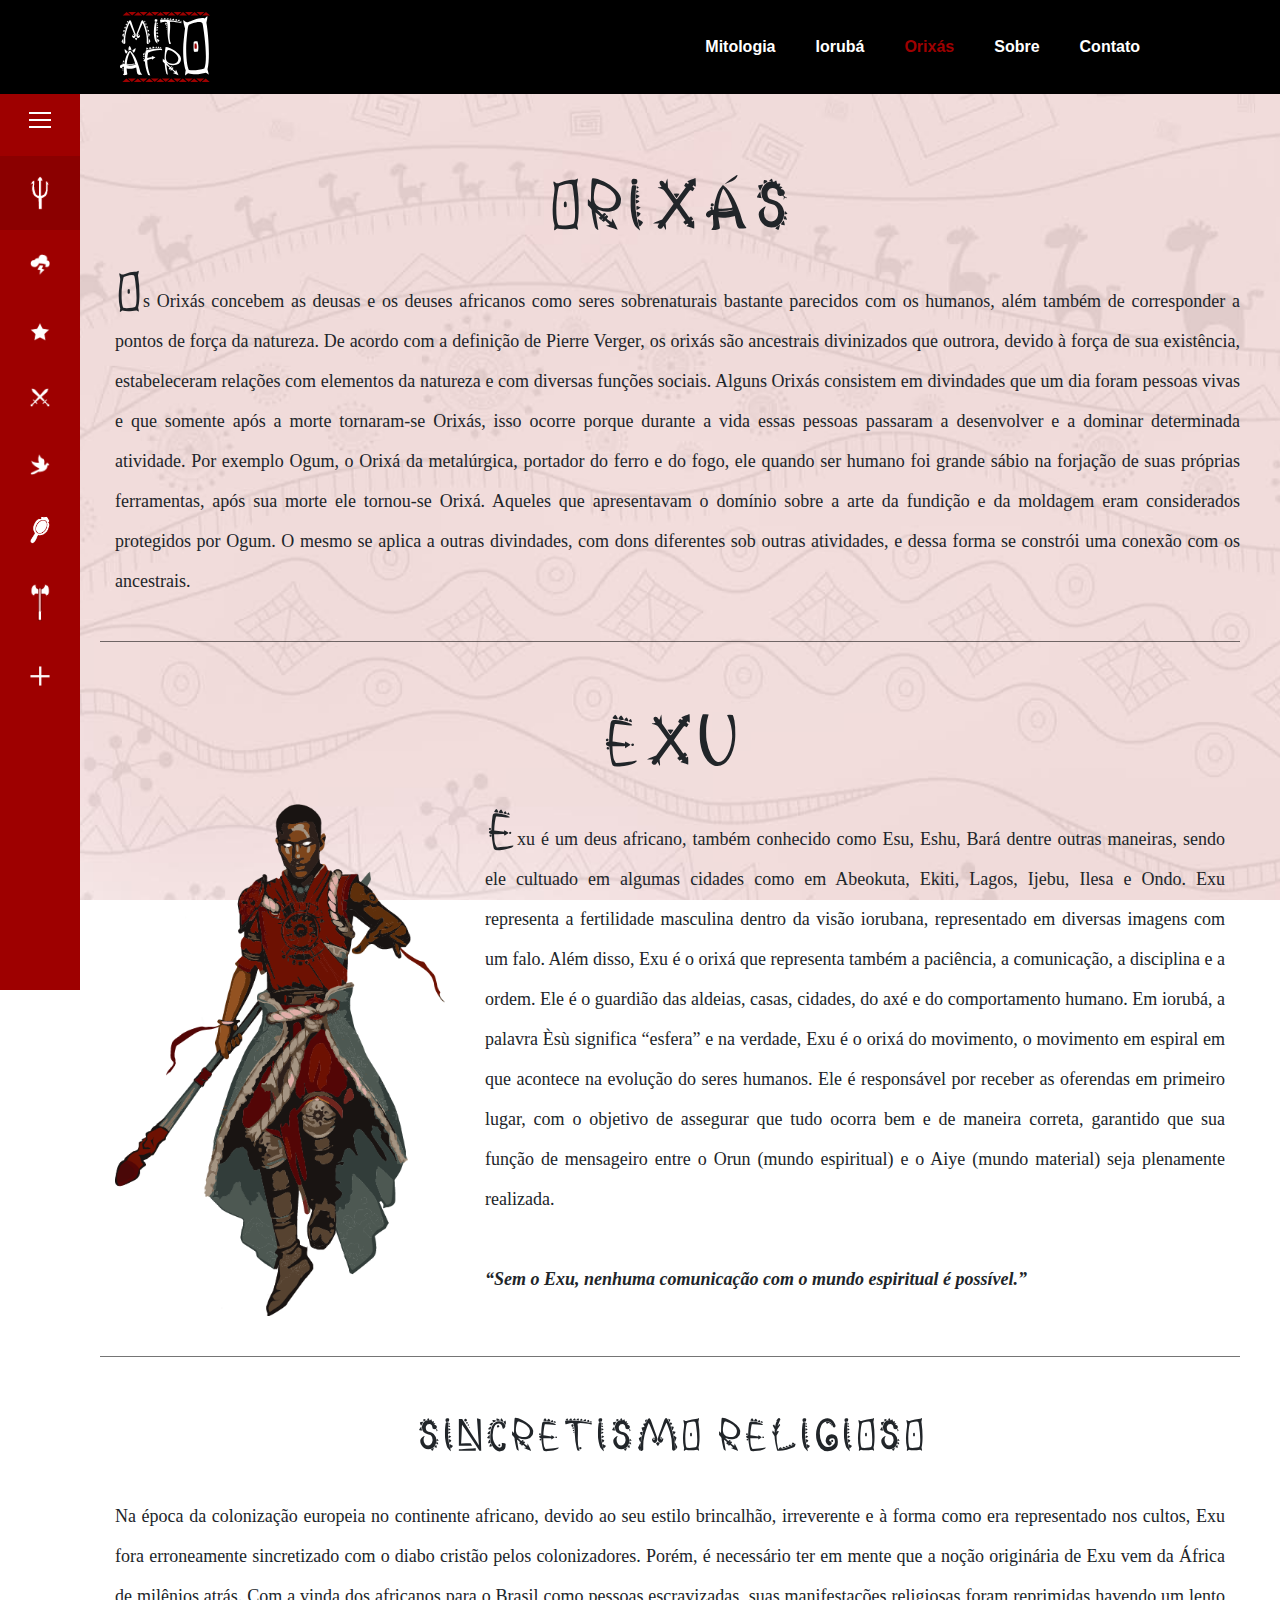
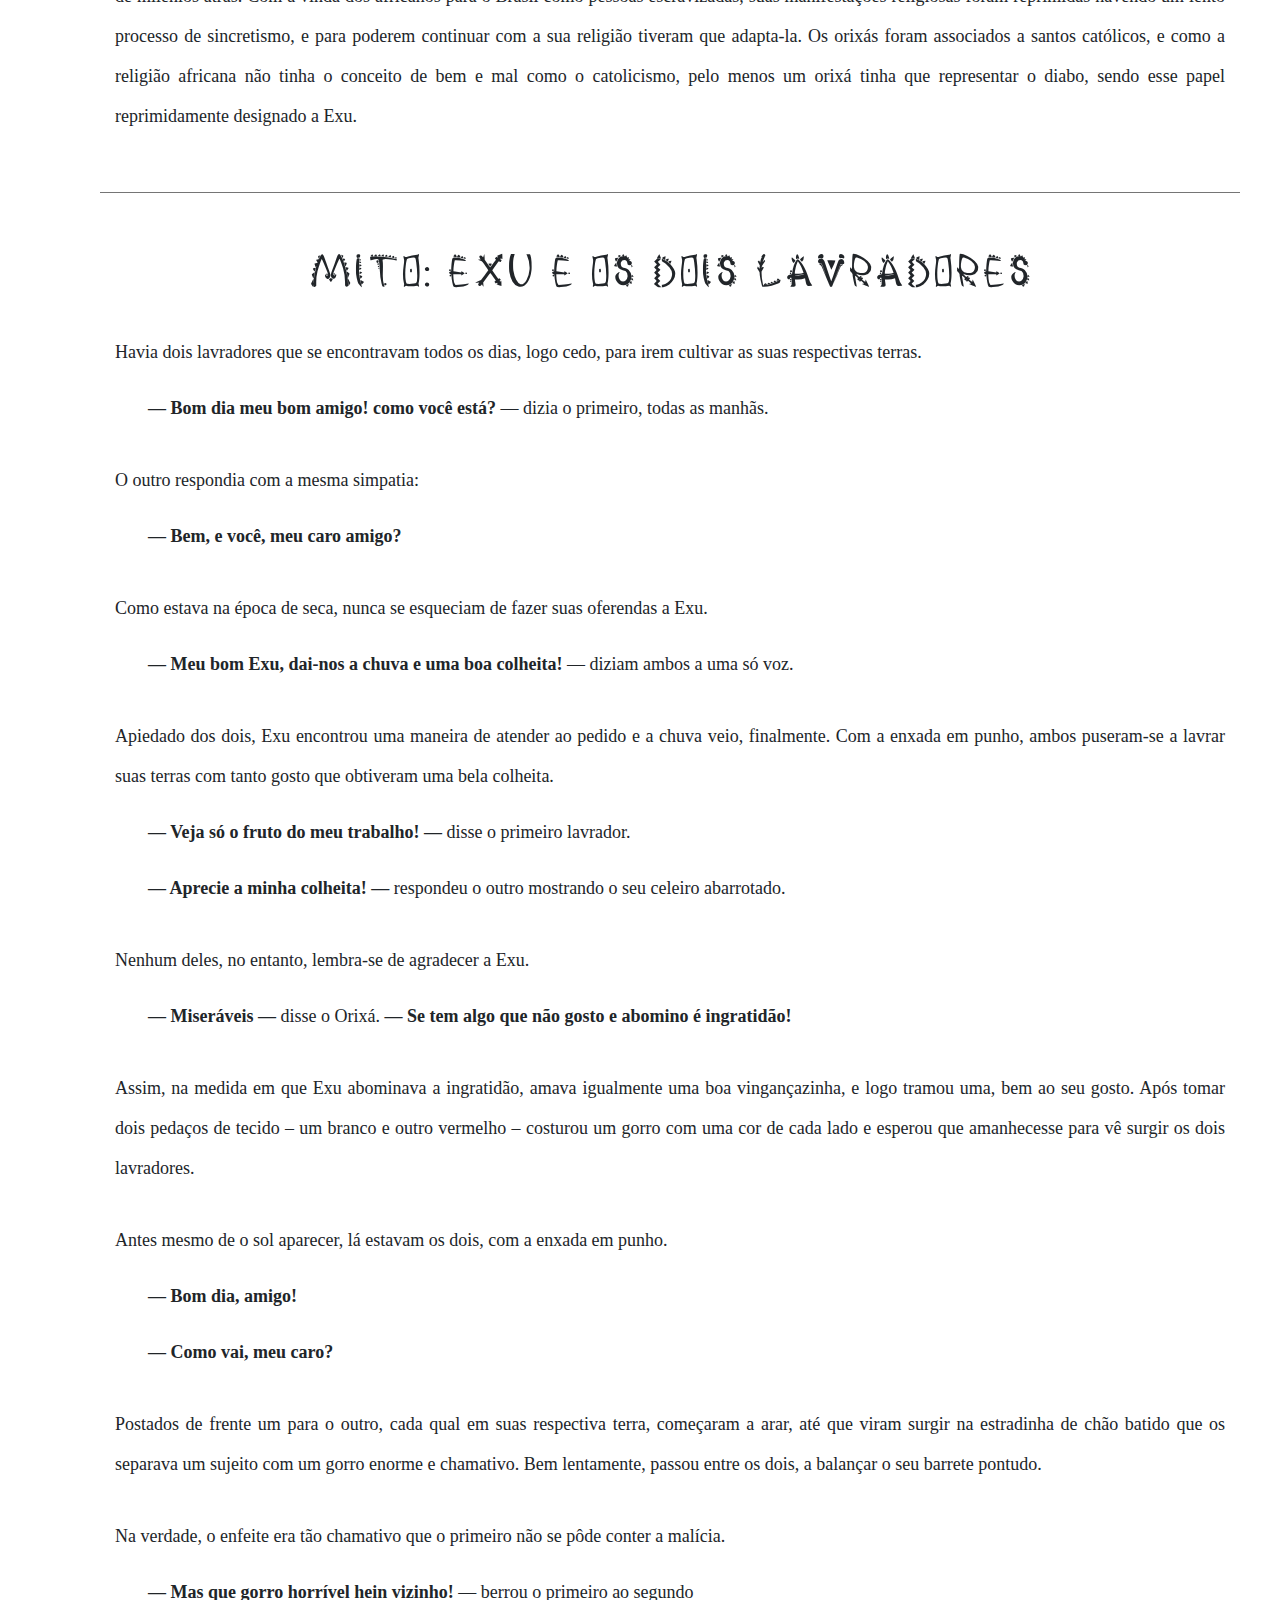
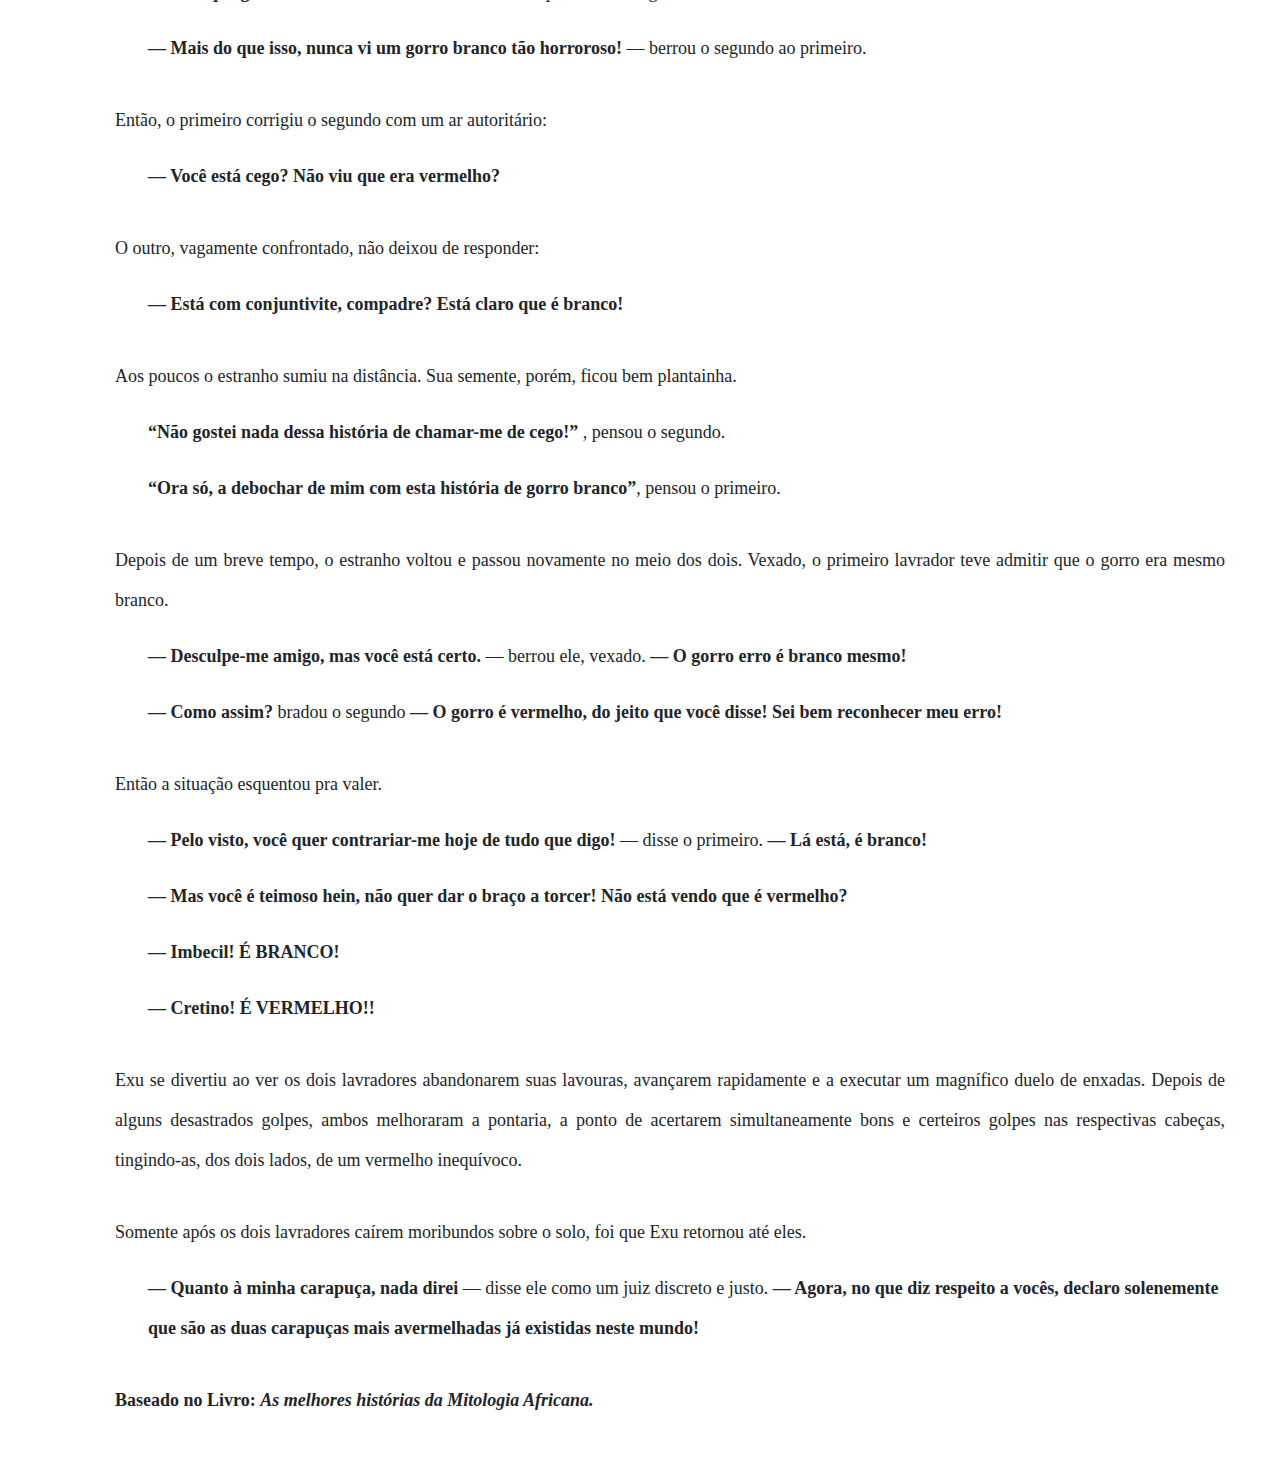
<file: Exu.html>
<!DOCTYPE html>
<html>

<head>
    <meta http-equiv="Content-Type" content="text/html; charset=utf-8" />
    <meta name="description" content="Exu é um deus africano, também
    conhecido como: Esu, Eshu, Bará, Ibarabo, Legbá, Elgbara, Eleggua, Akésan, Igèlù, Ònan, Lállú,
    Tiriri, Ijèlú. Algumas das cidades onde se cultua o Exu são: Abeokuta, Ekiti, Lagos, Ijebu, Ilesa e
    Ondo.">
    <meta name="keywords" content="Exu, Orixás, O que são orixás?">
    <meta name="author" content="Bernardo Pereira, Guilherme Santos, Joel da Silva, Júlio César">
    <meta name="viewport" content="width=device-width, initial-scale=1.0">
    <link rel="shortcut icon" href="assets/img/logo-mobile-vermelho.png" type="image/x-png">
    <title>Exu</title>

    <!-- CSS BOOTSTRAP -->
    <link rel="stylesheet" href="assets/node_modules/bootstrap/compiler/bootstrap.css">
    <!-- CSS PADRÃO -->
    <link rel="stylesheet" href="assets/css/style_padrao.css">
    <!-- CSS ORIXÁS -->
    <link rel="stylesheet" href="assets/css/style_orixas.css">
    <!-- CSS EXU -->
    <link rel="stylesheet" href="assets/css/style_cor-vermelha.css">
    <!-- Fonte Awesome -->
    <link rel="stylesheet" href="assets/node_modules/fontawesome-free-5.2.0/css/all.css">

    <!-- Global site tag (gtag.js) - Google Analytics -->
    <script async src="https://www.googletagmanager.com/gtag/js?id=UA-130651800-1"></script>
    <script>
        window.dataLayer = window.dataLayer || [];
        function gtag() { dataLayer.push(arguments); }
        gtag('js', new Date());

        gtag('config', 'UA-130651800-1');
    </script>
</head>

<body>

    <!-- HEADER - Menu -->
    <header>
        <a href="index.html"><img class="logo_Desk" src="assets/img/logo_desk_vermelho_pagina.svg" alt=""></a>
        <a href="index.html"><img class="logo_Mob" src="assets/img/logo-mobile-vermelho.svg" alt=""></a>

        <nav class="font-weight-bold">
            <ul>
                <li><a href="Mitologia.html">Mitologia</a></li>
                <li><a href="Cultura.html">Iorubá</a></li>
                <li><a href="Orixas.html" class="active">Orixás</a></li>
                <li><a href="Sobre.html">Sobre</a></li>
                <li><a href="Contato.html">Contato</a></li>
            </ul>
        </nav>

        <!--Botão Menu Mobile-->
        <div class="menu-toggle">
            <span></span>
            <span></span>
            <span></span>
            <span></span>
            <span></span>
            <span></span>
        </div>
    </header>

    <div class="wrapper">

        <nav id="sidebar" class="active">

            <div class="sidebar-header text-center">

                <button type="button" id="sidebarCollapse" class="navbar-btn active">
                    <span></span>
                    <span></span>
                    <span></span>
                </button>

            </div>

            <ul class="list-unstyled components">

                <li class="active">
                    <a href="Exu.html">
                        <img class="Icons" src="assets/img/Icones_Orixas/Tridente-Exu.png">
                        <p>Exu</p>
                    </a>
                </li>

                <li>
                    <a href="Iansa.html">
                        <img class="Icons" src="assets/img/Icones_Orixas/Trovao-Iansa.png">
                        <p>Iansã</p>
                    </a>
                </li>

                <li>
                    <a href="Iemanja.html">
                        <img class="Icons" src="assets/img/Icones_Orixas/Estrela-Iemanja.png">
                        <p>Iemanjá</p>
                    </a>
                </li>

                <li>
                    <a href="Ogum.html">
                        <img class="Icons" src="assets/img/Icones_Orixas/Espadas-Ogum.png">
                        <p>Ogum</p>
                    </a>
                </li>

                <li>
                    <a href="Oxala.html">
                        <img class="Icons" src="assets/img/Icones_Orixas/Pomba-Oxala.png">
                        <p>Oxalá</p>
                    </a>
                </li>

                <li>
                    <a href="Oxum.html">
                        <img class="Icons" src="assets/img/Icones_Orixas/Espelho-Oxum.png">
                        <p>Oxum</p>
                    </a>
                </li>

                <li>
                        <a href="Xango.html">
                        <img class="Icons" src="assets/img/Icones_Orixas/Machado-Xango.png">
                        <p>Xangô</p>
                    </a>
                </li>
                       
                <li>
                    <a href="Outros_Orixas.html">
                        <img class="Icons" src="assets/img/Icones_Orixas/Mais.png">
                        <p>Orixás</p>
                    </a>
                </li>

            </ul>

        </nav>

        <div id="bolinha">
            <img src="assets/img/Botão2.png">
        </div>
		
		<div id="bolinha2">
		<img src="assets/img/Botão1.png">
		</div>

        <div id="menu_bolinha">
            <ul>
                <li>
                    <a href="Exu.html">
                        <img class="Icons" src="assets/img/Icones_Orixas/Tridente-Exu.png">
                        <p>Exu</p>
                    </a>
                </li>

                <li>
                    <a href="Orixas-Iansa.html">
                        <img class="Icons" src="assets/img/Icones_Orixas/Trovao-Iansa.png">
                        <p>Iansã</p>
                    </a>
                </li>

                <li>
                    <a href="Iemanja.html">
                        <img class="Icons" src="assets/img/Icones_Orixas/Estrela-Iemanja.png">
                        <p>Iemanjá</p>
                    </a>
                </li>

                <li>
                    <a href="Ogum.html">
                        <img class="Icons" src="assets/img/Icones_Orixas/Espadas-Ogum.png">
                        <p>Ogum</p>
                    </a>
                </li>

                <li>
                    <a href="Oxala.html">
                        <img class="Icons" src="assets/img/Icones_Orixas/Pomba-Oxala.png">
                        <p>Oxalá</p>
                    </a>
                </li>

                <li>
                    <a href="Oxum.html">
                        <img class="Icons" src="assets/img/Icones_Orixas/Espelho-Oxum.png">
                        <p>Oxum</p>
                    </a>
                </li>

                <li>
                    <a href="#">
                        <img class="Icons" src="assets/img/Icones_Orixas/Machado-Xango.png">
                        <p>Xangô</p>
                    </a>
                </li>

                <li>
                    <a href="Outros_Orixas.html">
                        <img class="Icons" src="assets/img/Icones_Orixas/Mais.png">
                        <p>Orixás</p>
                    </a>
                </li>

            </ul>
        </div>
        <!-- Conteúdo -->

        <div id="content" class="active">

            <h2 class="text-center my-3 Titulo">Orixás</h2>
            <p class="p_dest text-justify texto intro_orixas">Os Orixás concebem as deusas e os deuses africanos como seres
                sobrenaturais bastante parecidos com os humanos, além também de corresponder a pontos de força da
                natureza. De acordo com a definição de Pierre Verger, os orixás são ancestrais divinizados que outrora,
                devido à força de sua existência, estabeleceram relações com elementos da natureza e com diversas
                funções sociais. Alguns Orixás consistem em divindades que um dia foram pessoas vivas e que somente
                após a
                morte tornaram-se Orixás, isso ocorre porque durante a vida essas pessoas passaram a desenvolver e a
                dominar determinada atividade. Por exemplo Ogum, o Orixá da metalúrgica, portador do ferro e do fogo,
                ele quando ser humano foi grande sábio na forjação de suas próprias ferramentas, após sua morte ele
                tornou-se Orixá. Aqueles que apresentavam o domínio sobre a arte da fundição e da moldagem eram
                considerados protegidos por Ogum. O mesmo se aplica a outras divindades, com dons diferentes sob outras
                atividades, e dessa forma se constrói uma conexão com os ancestrais.</p>

            <div class="line"></div>

            <h1 class="text-center my-3 Titulo">EXU</h1>

            <div class="col-12 media align-items-center flex-column flex-md-row">

                <img class="Desenhos" src="assets/img/Exu.png">

                <p class="p_dest text-justify texto media-body orixa_descricao">Exu é um deus africano, também conhecido 
                    como Esu, Eshu, Bará dentre outras maneiras, sendo ele cultuado em algumas cidades como em Abeokuta, 
                    Ekiti, Lagos, Ijebu, Ilesa e Ondo.
                    Exu representa a fertilidade masculina dentro da visão iorubana, representado em diversas imagens com 
                    um falo. Além disso, Exu é o orixá que representa também a paciência, a comunicação, a disciplina e a 
                    ordem. Ele é o guardião das aldeias, casas, cidades, do axé e do comportamento humano. Em iorubá, a 
                    palavra Èsù significa “esfera” e na verdade, Exu é o orixá do movimento, o movimento em espiral em que 
                    acontece na evolução do seres humanos.  Ele é responsável por receber as oferendas em primeiro lugar, 
                    com o objetivo de assegurar que tudo ocorra bem e de maneira correta, garantido que sua função de 
                    mensageiro entre o Orun (mundo espiritual) e o Aiye (mundo material) seja plenamente realizada.</br>
                    <span class="frase-exu text-left"><i><b>“Sem o Exu, nenhuma comunicação com o mundo espiritual é
                                possível.”</b></i></span>
                </p>

            </div>

            <div class="line"></div>
            <h1 class="Subtitulo mb-3 text-center">Sincretismo Religioso</h1>
            <div class="col-12 media align-items-center flex-column flex-lg-row pt-3">
                <p class="text-justify texto">Na época da colonização europeia no continente africano, devido ao seu estilo 
                    brincalhão, irreverente e à forma como era representado nos cultos, Exu fora erroneamente sincretizado 
                    com o diabo cristão pelos colonizadores. Porém, é necessário ter em mente que a noção originária de Exu 
                    vem da África de milênios atrás. Com a vinda dos africanos para o Brasil como pessoas escravizadas, suas 
                    manifestações religiosas foram reprimidas havendo um lento processo de sincretismo, e para poderem 
                    continuar com a sua religião tiveram que adapta-la. Os orixás foram associados a santos católicos, 
                    e como a religião africana não tinha o conceito de bem e mal como o catolicismo, pelo menos um orixá 
                    tinha que representar o diabo, sendo esse papel reprimidamente designado a Exu.</p>
            </div>

            <div class="line"></div>
            <h2 class="Subtitulo mb-3 text-center">MITO: Exu e os dois lavradores</h2>

            <div class="col-12 media align-items-center flex-column flex-lg-row pt-3">
                <p class="text-justify texto">
                        Havia dois lavradores que se encontravam todos os dias, logo cedo, para irem cultivar as suas respectivas terras.</p>
            </div>

            <p class="texto frases"> <b> — Bom dia meu bom amigo! como você está? </b> — dizia o primeiro, todas as
                manhãs. </p>

            <div class="col-12 media align-items-center flex-column flex-lg-row pt-3">
                <p class="text-justify texto">O outro respondia com a mesma simpatia: </p>
            </div>

            <p class="texto frases"> <b> — Bem, e você, meu caro amigo? </b> </p>

            <div class="col-12 media align-items-center flex-column flex-lg-row pt-3">
                <p class="text-justify texto">Como estava na época de seca, nunca se esqueciam de fazer suas oferendas a Exu. </p>
            </div>

            <p class="texto frases"> <b> — Meu bom Exu, dai-nos a chuva e uma boa colheita! </b> — diziam ambos a uma
                só voz. </p>

            <div class="col-12 media align-items-center flex-column flex-lg-row pt-3">
                <p class="text-justify texto">Apiedado dos dois, Exu encontrou uma maneira de atender ao pedido e a
                    chuva veio, finalmente. Com a enxada em punho, ambos puseram-se a lavrar suas terras com tanto
                    gosto que obtiveram uma bela colheita.</p>
            </div>

            <p class="texto frases"> <b> — Veja só o fruto do meu trabalho! — </b> disse o primeiro lavrador. </p>
            <p class="texto frases"> <b> — Aprecie a minha colheita! — </b> respondeu o outro mostrando o seu celeiro
                abarrotado. </p>


            <div class="col-12 media align-items-center flex-column flex-lg-row pt-3">
                <p class="text-justify texto">Nenhum deles, no entanto, lembra-se de agradecer a Exu. </p>
            </div>

            <p class="texto frases"> <b> — Miseráveis — </b> disse o Orixá. <b> — Se tem algo que não gosto e abomino é
                    ingratidão!</b></p>

            <div class="col-12 media align-items-center flex-column flex-lg-row pt-3">
                <p class="text-justify texto">Assim, na medida em que Exu abominava a ingratidão, amava igualmente uma
                    boa vingançazinha, e logo tramou uma, bem ao seu gosto. Após tomar dois pedaços de tecido – um
                    branco e outro vermelho – costurou um gorro com uma cor de cada lado e esperou que amanhecesse para
                    vê surgir os dois lavradores. </p>
            </div>

            <div class="col-12 media align-items-center flex-column flex-lg-row pt-3">
                <p class="text-justify texto">Antes mesmo de o sol aparecer, lá estavam os dois, com a enxada em punho.</p>
            </div>
            <p class="texto frases"> <b> — Bom dia, amigo! </b></p>
            <p class="texto frases"> <b> — Como vai, meu caro? </b></p>


            <div class="col-12 media align-items-center flex-column flex-lg-row pt-3">
                <p class="text-justify texto">Postados de frente um para o outro, cada qual em suas respectiva terra,
                    começaram a arar, até que viram surgir na estradinha de chão batido que os separava um sujeito com
                    um gorro enorme e chamativo. Bem lentamente, passou entre os dois, a balançar o seu barrete
                    pontudo. </p>
            </div>

            <div class="col-12 media align-items-center flex-column flex-lg-row pt-3">
                <p class="text-justify texto"> Na verdade, o enfeite era tão chamativo que o primeiro não se pôde conter
                    a malícia. </p>
            </div>

            <p class="texto frases"> <b> — Mas que gorro horrível hein vizinho!</b> — berrou o primeiro ao segundo </p>

            <p class="texto frases"> <b> — Mais do que isso, nunca vi um gorro branco tão horroroso! </b> — berrou o
                segundo ao primeiro. </p>

            <div class="col-12 media align-items-center flex-column flex-lg-row pt-3">
                <p class="text-justify texto">Então, o primeiro corrigiu o segundo com um ar autoritário: </p>
            </div>

            <p class="texto frases"> <b> — Você está cego? Não viu que era vermelho? </b> </p>

            <div class="col-12 media align-items-center flex-column flex-lg-row pt-3">
                <p class="text-justify texto"> O outro, vagamente confrontado, não deixou de responder: </p>
            </div>

            <p class="texto frases"><b> — Está com conjuntivite, compadre? Está claro que é branco! </b> </p>

            <div class="col-12 media align-items-center flex-column flex-lg-row pt-3">
                <p class="text-justify texto"> Aos poucos o estranho sumiu na distância. Sua semente, porém, ficou bem
                    plantainha.</p>
            </div>

            <p class="texto frases"> <b> “Não gostei nada dessa história de chamar-me de cego!”</b> , pensou o segundo.</p>

            <p class="texto frases"> <b> “Ora só, a debochar de mim com esta história de gorro branco”</b>, pensou o
                primeiro.</p>


            <div class="col-12 media align-items-center flex-column flex-lg-row pt-3">
                <p class="text-justify texto">Depois de um breve tempo, o estranho voltou e passou novamente no meio
                    dos dois. Vexado, o primeiro lavrador teve admitir que o gorro era mesmo branco. </p>
            </div>

            <p class="texto frases"> <b> — Desculpe-me amigo, mas você está certo. </b> — berrou ele, vexado. <b> — O
                    gorro erro é branco mesmo!</b> </p>

            <p class="texto frases"><b> — Como assim? </b> bradou o segundo <b> — O gorro é vermelho, do jeito que você
                    disse! Sei bem reconhecer meu erro! </b> </p>


            <div class="col-12 media align-items-center flex-column flex-lg-row pt-3">
                <p class="text-justify texto">Então a situação esquentou pra valer. </p>
            </div>

            <p class="texto frases"> <b> — Pelo visto, você quer contrariar-me hoje de tudo que digo! </b> — disse o
                primeiro. <b> — Lá está, é branco!</b> </p>

            <p class="texto frases"> <b> — Mas você é teimoso hein, não quer dar o braço a torcer! Não está vendo que é
                    vermelho? </b> </p>

            <p class="texto frases"> <b> — Imbecil! É BRANCO! </b> </p>

            <p class="texto frases"> <b> — Cretino! É VERMELHO!!</b> </b> </p>

            <div class="col-12 media align-items-center flex-column flex-lg-row pt-3">
                <p class="text-justify texto">Exu se divertiu ao ver os dois lavradores abandonarem suas lavouras,
                    avançarem rapidamente e a executar um magnífico duelo de enxadas. Depois de alguns desastrados
                    golpes, ambos melhoraram a pontaria, a ponto de acertarem simultaneamente bons e certeiros golpes
                    nas respectivas cabeças, tingindo-as, dos dois lados, de um vermelho inequívoco. </p>
            </div>

            <div class="col-12 media align-items-center flex-column flex-lg-row pt-3">
                <p class="text-justify texto">Somente após os dois lavradores caírem moribundos sobre o solo, foi que
                    Exu retornou até eles. </p>
            </div>


            <p class="texto frases"> <b> — Quanto à minha carapuça, nada direi </b> — disse ele como um juiz discreto e
                justo. <b>— Agora, no que diz respeito a vocês, declaro solenemente que são as duas carapuças mais
                    avermelhadas já existidas neste mundo!</b> </p>

            <div class="col-12 media align-items-center flex-column flex-lg-row pt-3">
                <p class="text-left texto"> <b>Baseado no Livro:</b> <b><i>As melhores histórias da Mitologia Africana.
                        </i> </b> </p>
            </div>
        </div>

    </div>

    <!-- Animação do Scroll (Conteúdo surgindo) -->
    <script type="text/javascript" src="assets/js/jquery-3.1.1.min.js"></script>
    <script type="text/javascript" src="assets/js/app.js"></script>


    <!-- JavaScript e Jquery -->
    <script src="assets/node_modules/jquery/dist/jquery.js"></script>
    <script src="assets/node_modules/popper.js/dist/popper.js"></script>
    <script src="assets/node_modules/bootstrap/dist/js/bootstrap.js"></script>

    <!-- Menu Toggle - Transformação do conteúdo -->
    <script type="text/javascript">
        $(document).ready(function () {
            $('#sidebarCollapse').on('click', function () {
                $('#sidebar, #content').toggleClass('active');
                $(this).toggleClass('active');
            });
        });
    </script>

    <!-- Menu Toggle do Mobile - Fazer os dois ícones abrir o menu lateral -->
    <script type="text/javascript">
        $(document).ready(function () {
            $('#bolinha2, #bolinha').on('click', function () {
                $('#menu_bolinha').toggleClass('active');
                $(this).toggleClass('active');
            });
        });
    </script>

    <!-- Menu Toggle do Mobile - Fazer alternar o "X" e o ícone da África -->
    <script type="text/javascript">
        $(document).ready(function () {
            $('#bolinha2, #bolinha').on('click', function () {
                $('#bolinha2').toggleClass('active');
                $('#bolinha').toggleClass('active');
                $(this).toggleClass('active');
            });
        });
    </script>

    <!-- Menu responsivo -->
    <script type="text/javascript">
        $(document).ready(function () {
            $("#sidebar").mCustomScrollbar({
                theme: "minimal"
            });

            $('#sidebarCollapse').on('click', function () {
                $('#sidebar, #content').toggleClass('active');
                $('.collapse.in').toggleClass('in');
                $('a[aria-expanded=true]').attr('aria-expanded', 'false');
            });
        });
    </script>


    <!--Script Menu-Toggle [Header]-->
    <script type="text/javascript">
        $(document).ready(function () {
            $('.menu-toggle').click(function () {
                $('.menu-toggle').toggleClass('active')
            })
        })
    </script>

    <!--Script Menu-Toggle [Nav]-->
    <script type="text/javascript">
        $(document).ready(function () {
            $('.menu-toggle').click(function () {
                $('nav').toggleClass('active')
            })
        })
    </script>

</body>

</html>
</file>
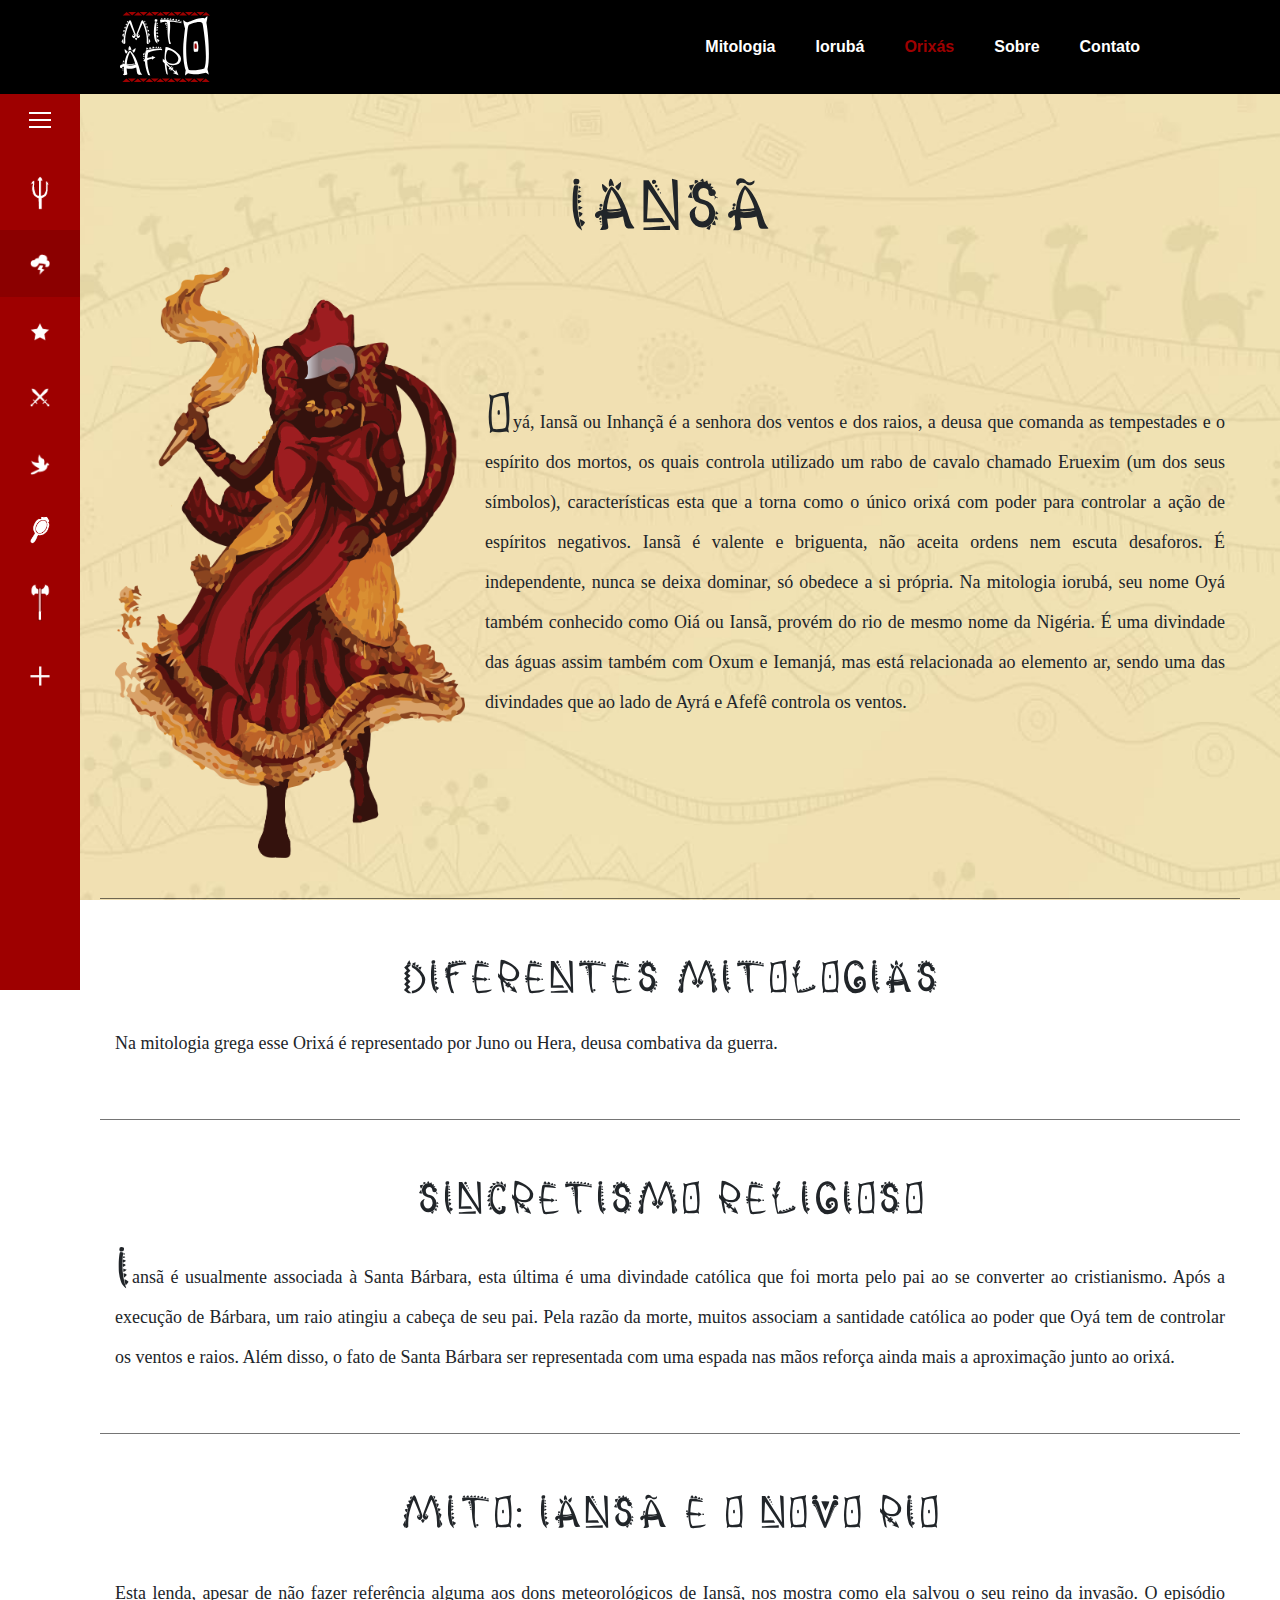
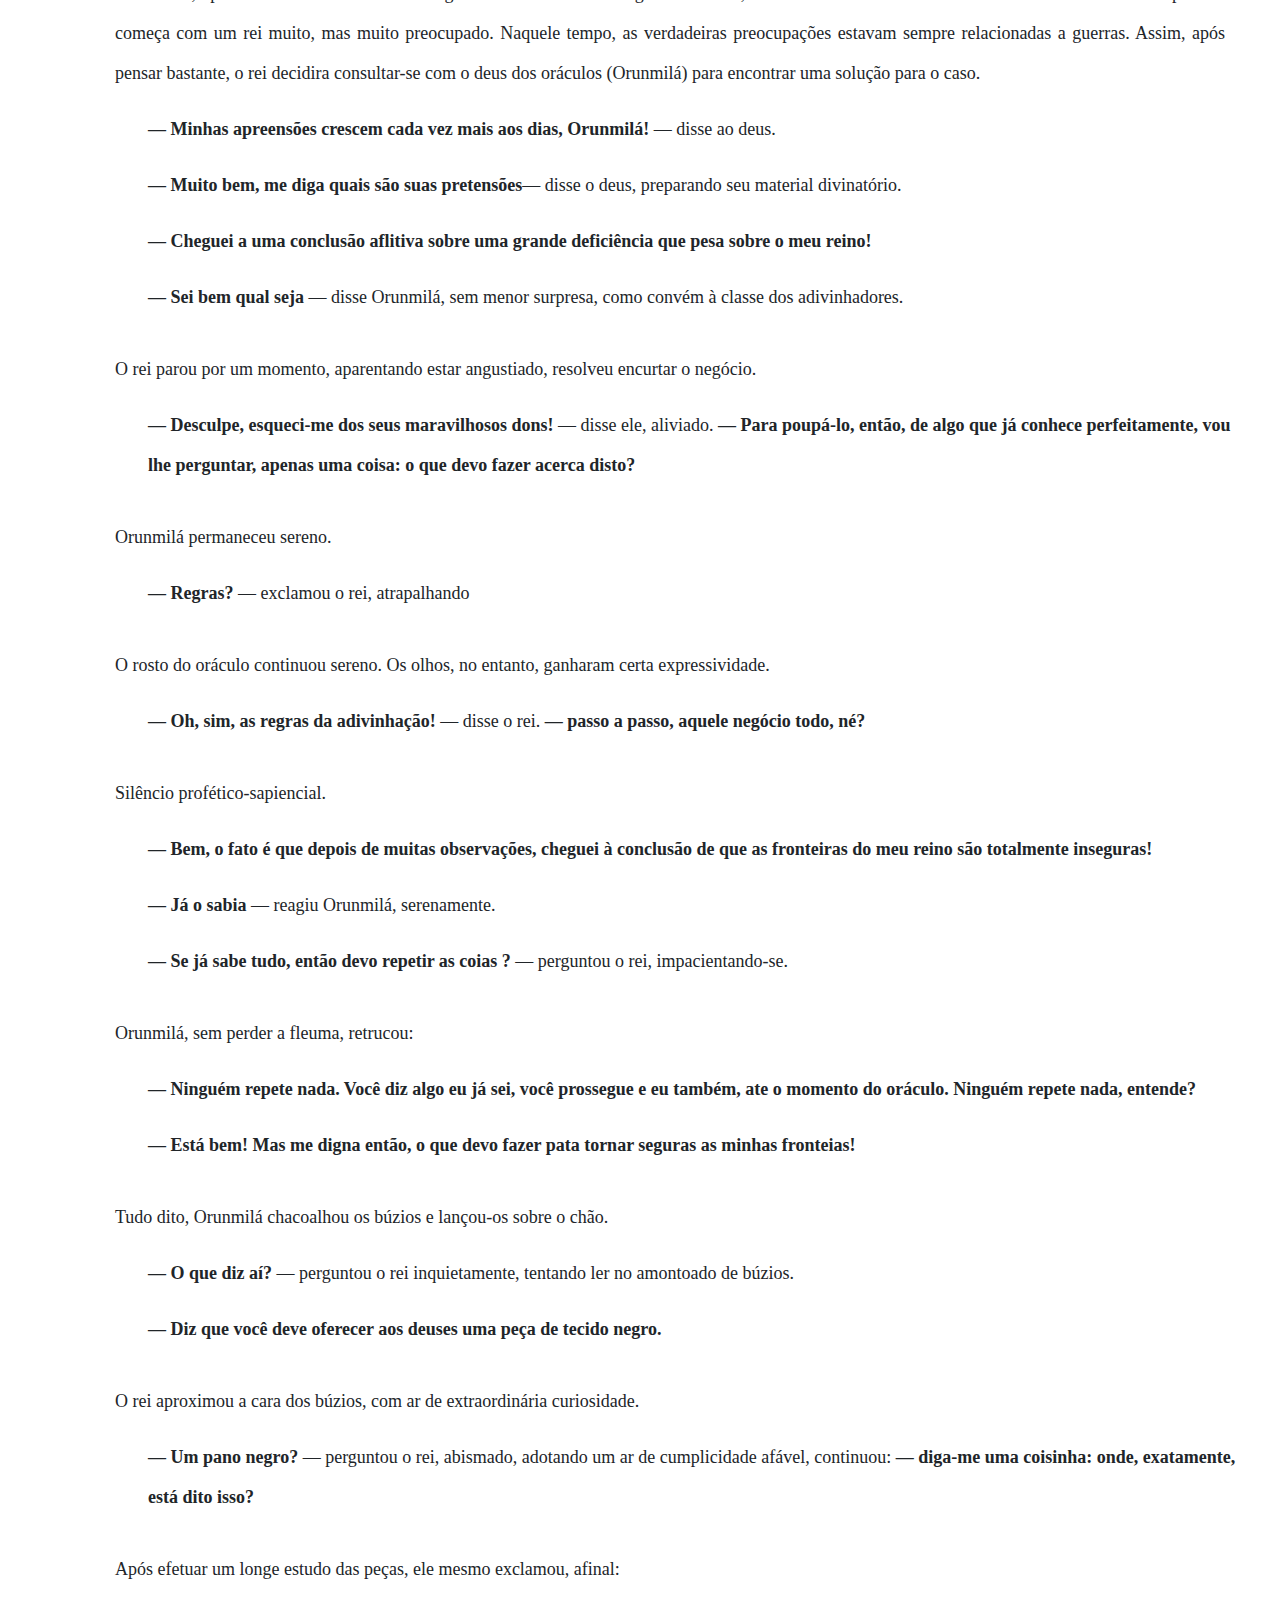
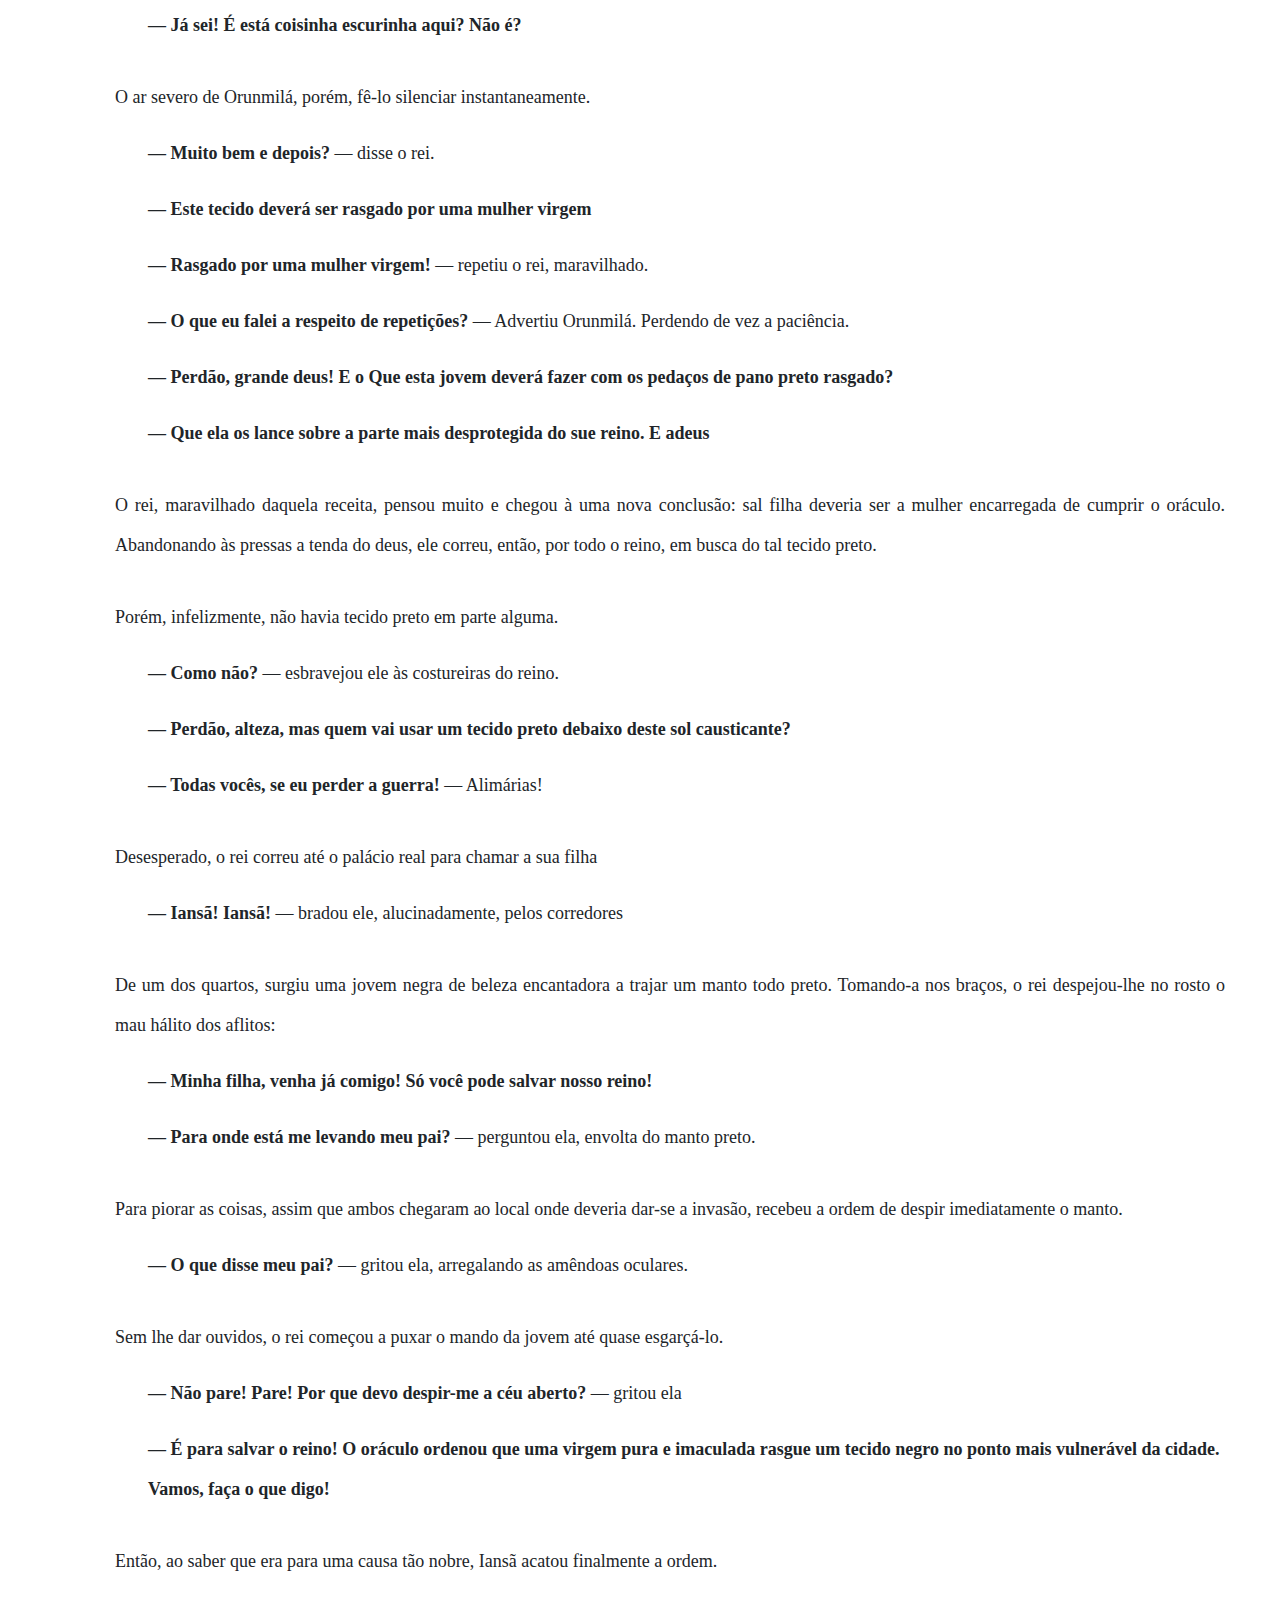
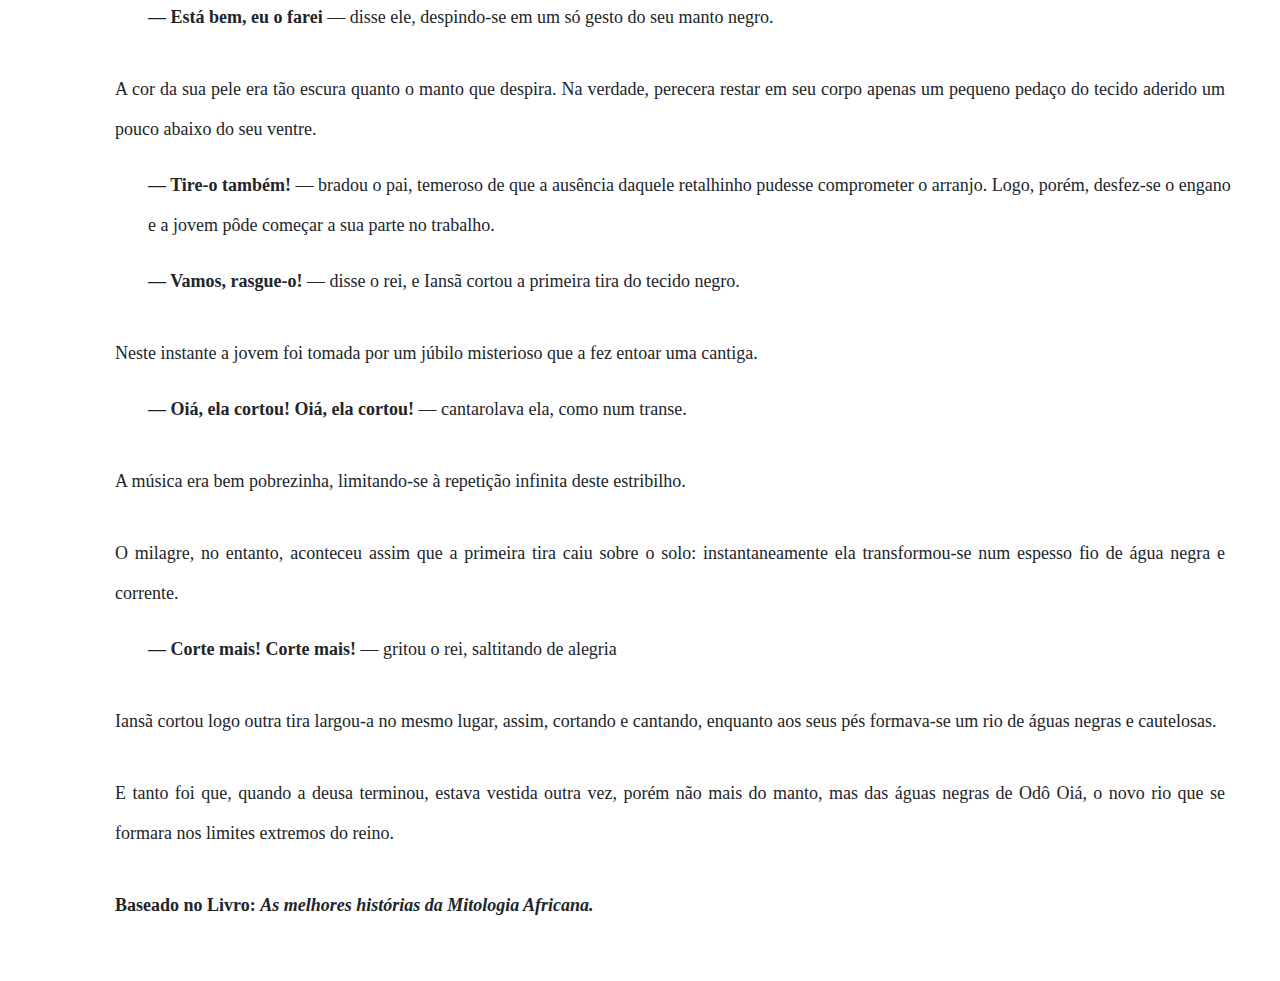
<file: Iansa.html>
<!DOCTYPE html>
<html>

<head>
    <meta http-equiv="Content-Type" content="text/html; charset=utf-8" />
    <meta name="description" content="Oyá, Iansã ou Inhançã é a senhora dos
    ventos e dos raios, a deusa que comanda as tempestades e também o espírito dos mortos, os quais ela
    controla utilizado um rabo de cavalo chamado Eruexim (um dos seus símbolos), características esta
    que a torna como o único Orixá com poder para controlar a ação de espíritos negativos.">
    <meta name="keywords" content="Iansã, Orixás, O que são orixás?">
    <meta name="author" content="Bernardo Pereira, Guilherme Santos, Joel da Silva, Júlio César">
    <meta name="viewport" content="width=device-width, initial-scale=1.0">
    <link rel="shortcut icon" href="assets/img/logo-mobile-vermelho.png" type="image/x-png">
    <title>Iansã</title>

    <!-- CSS do Bootstrap -->
    <link rel="stylesheet" href="assets/node_modules/bootstrap/compiler/bootstrap.css">
    <!-- CSS PADRÃO -->
    <link rel="stylesheet" href="assets/css/style_padrao.css">
    <!-- CSS ORIXÁS -->
    <link rel="stylesheet" href="assets/css/style_orixas.css">
    <!-- CSS COR-AMARELA-->
    <link rel="stylesheet" href="assets/css/style_cor-amarela.css">
    <!-- Fonte Awesome -->
    <link rel="stylesheet" href="assets/node_modules/fontawesome-free-5.2.0/css/all.css">

    <!-- Global site tag (gtag.js) - Google Analytics -->
    <script async src="https://www.googletagmanager.com/gtag/js?id=UA-130651800-1"></script>
    <script>
        window.dataLayer = window.dataLayer || [];
        function gtag() { dataLayer.push(arguments); }
        gtag('js', new Date());

        gtag('config', 'UA-130651800-1');
    </script>
</head>

<body>

    <!-- HEADER - Menu -->
    <header>
        <a href="index.html"><img class="logo_Desk" src="assets/img/logo_desk_vermelho_pagina.svg" alt=""></a>
        <a href="index.html"><img class="logo_Mob" src="assets/img/logo-mobile-vermelho.svg" alt=""></a>

        <nav class="font-weight-bold">
            <ul>
                <li><a href="Mitologia.html">Mitologia</a></li>
                <li><a href="Cultura.html">Iorubá</a></li>
                <li><a href="Orixas.html" class="active">Orixás</a></li>
                <li><a href="Sobre.html">Sobre</a></li>
                <li><a href="Contato.html">Contato</a></li>
            </ul>
        </nav>

        <!--Botão Menu Mobile-->
        <div class="menu-toggle">
            <span></span>
            <span></span>
            <span></span>
            <span></span>
            <span></span>
            <span></span>
        </div>

    </header>

    <div class="wrapper">

        <nav id="sidebar" class="active">

            <div class="sidebar-header text-center">

                <button type="button" id="sidebarCollapse" class="navbar-btn active">
                    <span></span>
                    <span></span>
                    <span></span>
                </button>

            </div>

            <ul class="list-unstyled components">

                <li>
                    <a href="Exu.html">
                        <img class="Icons" src="assets/img/Icones_Orixas/Tridente-Exu.png">
                        <p>Exu</p>
                    </a>
                </li>

                <li class="active">
                    <a href="Iansa.html">
                        <img class="Icons" src="assets/img/Icones_Orixas/Trovao-Iansa.png">
                        <p>Iansã</p>
                    </a>
                </li>

                <li>
                    <a href="Iemanja.html">
                        <img class="Icons" src="assets/img/Icones_Orixas/Estrela-Iemanja.png">
                        <p>Iemanjá</p>
                    </a>
                </li>

                <li>
                    <a href="Ogum.html">
                        <img class="Icons" src="assets/img/Icones_Orixas/Espadas-Ogum.png">
                        <p>Ogum</p>
                    </a>
                </li>

                <li>
                    <a href="Oxala.html">
                        <img class="Icons" src="assets/img/Icones_Orixas/Pomba-Oxala.png">
                        <p>Oxalá</p>
                    </a>
                </li>

                <li>
                    <a href="Oxum.html">
                        <img class="Icons" src="assets/img/Icones_Orixas/Espelho-Oxum.png">
                        <p>Oxum</p>
                    </a>
                </li>

                <li>
                    <a href="Xango.html">
                        <img class="Icons" src="assets/img/Icones_Orixas/Machado-Xango.png">
                        <p>Xangô</p>
                    </a>
                </li>

                <li>
                    <a href="Outros_Orixas.html">
                        <img class="Icons" src="assets/img/Icones_Orixas/Mais.png">
                        <p>Orixás</p>
                    </a>
                </li>

            </ul>

        </nav>

        <div id="bolinha">
            <img src="assets/img/Botão2.png">
        </div>
		
		<div id="bolinha2">
		<img src="assets/img/Botão1.png">
		</div>

        <div id="menu_bolinha">
            <ul>
                <li>
                    <a href="Exu.html">
                        <img class="Icons" src="assets/img/Icones_Orixas/Tridente-Exu.png">
                        <p>Exu</p>
                    </a>
                </li>

                <li>
                    <a href="Orixas-Iansa.html">
                        <img class="Icons" src="assets/img/Icones_Orixas/Trovao-Iansa.png">
                        <p>Iansã</p>
                    </a>
                </li>

                <li>
                    <a href="Iemanja.html">
                        <img class="Icons" src="assets/img/Icones_Orixas/Estrela-Iemanja.png">
                        <p>Iemanjá</p>
                    </a>
                </li>

                <li>
                    <a href="Ogum.html">
                        <img class="Icons" src="assets/img/Icones_Orixas/Espadas-Ogum.png">
                        <p>Ogum</p>
                    </a>
                </li>

                <li>
                    <a href="Oxala.html">
                        <img class="Icons" src="assets/img/Icones_Orixas/Pomba-Oxala.png">
                        <p>Oxalá</p>
                    </a>
                </li>

                <li>
                    <a href="Oxum.html">
                        <img class="Icons" src="assets/img/Icones_Orixas/Espelho-Oxum.png">
                        <p>Oxum</p>
                    </a>
                </li>

                <li>
                    <a href="Xango.html">
                        <img class="Icons" src="assets/img/Icones_Orixas/Machado-Xango.png">
                        <p>Xangô</p>
                    </a>
                </li>
                
                <li>
                    <a href="Outros_Orixas.html">
                        <img class="Icons" src="assets/img/Icones_Orixas/Mais.png">
                        <p>Orixás</p>
                    </a>
                </li>

            </ul>
        </div>

        <!-- Conteúdo -->

        <div id="content" class="active">

            <h1 class="text-center my-3 Titulo">IANSÃ</h1>

            <div class="col-12 media align-items-center flex-column flex-md-row">

                <img class="Desenhos" src="assets/img/iansã.png">

                <p class="p_dest text-justify texto media-body orixa_descricao">Oyá, Iansã ou Inhançã é a senhora dos ventos 
                    e dos raios, a deusa que comanda as tempestades e o espírito dos mortos, os quais controla utilizado um 
                    rabo de cavalo chamado Eruexim (um dos seus símbolos), características esta que a torna como o único orixá 
                    com poder para controlar a ação de espíritos negativos. Iansã é valente e briguenta, não aceita ordens nem 
                    escuta desaforos. É independente, nunca se deixa dominar, só obedece a si própria. 
                    Na mitologia iorubá, seu nome Oyá também conhecido como Oiá ou Iansã, provém do rio de mesmo nome da Nigéria. 
                    É uma divindade das águas assim também com Oxum e Iemanjá, mas está relacionada ao elemento ar, sendo uma das 
                    divindades que ao lado de Ayrá e Afefê controla os ventos.
                </p>

            </div>

            <div class="line"></div>
            <h1 class="Subtitulo mb-3 text-center">Diferentes Mitologias </h1>

            <div class="col-12 media align-items-center flex-column flex-lg-row">
                <p class="text-justify texto">Na mitologia grega esse Orixá é representado por Juno ou Hera, deusa combativa da guerra.</p>
            </div>

            <div class="line"></div>
            <h1 class="Subtitulo mb-3 text-center">Sincretismo Religioso</h1>

            <div class="col-12 media align-items-center flex-column flex-lg-row">

                <p class="p_dest text-justify texto">Iansã é usualmente associada à Santa Bárbara, esta última é uma divindade católica 
                    que foi morta pelo pai ao se converter ao cristianismo. Após a execução de Bárbara, um raio atingiu a cabeça de seu 
                    pai. Pela razão da morte, muitos associam a santidade católica ao poder que Oyá tem de controlar os ventos e raios. 
                    Além disso, o fato de Santa Bárbara ser representada com uma espada nas mãos reforça ainda mais a aproximação junto 
                    ao orixá.</p>

            </div>

            <div class="line"></div>
            <h2 class="Subtitulo mb-3 text-center">MITO: Iansã e o novo rio</h2>

            <div class="col-12 media align-items-center flex-column flex-lg-row pt-3">
                <p class="text-justify texto">
                    Esta lenda, apesar de não fazer referência alguma aos dons meteorológicos de Iansã, nos mostra como ela salvou o seu 
                    reino da invasão. O episódio começa com um rei muito, mas muito preocupado. Naquele tempo, as verdadeiras preocupações 
                    estavam sempre relacionadas a guerras. Assim, após pensar bastante, o rei decidira consultar-se com o deus dos oráculos 
                    (Orunmilá) para encontrar uma solução para o caso.</p>
            </div>

            <p class="texto frases"><b>— Minhas apreensões crescem cada vez mais aos dias, Orunmilá! </b>— disse ao
                deus. </p>

            <p class="texto frases"><b>— Muito bem, me diga quais são suas pretensões</b>— disse o deus, preparando seu
                material divinatório. </p>

            <p class="texto frases"><b>— Cheguei a uma conclusão aflitiva sobre uma grande deficiência que pesa sobre o
                    meu reino!</b></p>

            <p class="texto pl-5"><b>— Sei bem qual seja </b> — disse Orunmilá, sem menor surpresa, como convém à
                classe dos adivinhadores.</p>


            <div class="col-12 media align-items-center flex-column flex-lg-row pt-3">
                <p class="text-justify texto">
                    O rei parou por um momento, aparentando estar angustiado, resolveu encurtar o negócio.</p>
            </div>

            <p class="texto frases"><b> — Desculpe, esqueci-me dos seus maravilhosos dons! </b> — disse ele, aliviado.
                <b>— Para poupá-lo, então, de algo que já conhece perfeitamente, vou lhe perguntar, apenas uma coisa: o
                    que devo fazer acerca disto? </b> </p>


            <div class="col-12 media align-items-center flex-column flex-lg-row pt-3">
                <p class="text-justify texto">
                    Orunmilá permaneceu sereno.</p>
            </div>

            <p class="texto frases"><b> — Regras? </b> — exclamou o rei, atrapalhando</p>

            <div class="col-12 media align-items-center flex-column flex-lg-row pt-3">
                <p class="text-justify texto">
                    O rosto do oráculo continuou sereno. Os olhos, no entanto, ganharam certa expressividade.</p>
            </div>

            <p class="texto frases"><b> — Oh, sim, as regras da adivinhação!</b> — disse o rei. <b>— passo a passo,
                    aquele negócio todo, né?</b></p>

            <div class="col-12 media align-items-center flex-column flex-lg-row pt-3">
                <p class="text-justify texto">
                    Silêncio profético-sapiencial.</p>
            </div>

            <p class="texto frases"><b> — Bem, o fato é que depois de muitas observações, cheguei à conclusão de que as
                    fronteiras do meu reino são totalmente inseguras! </b></p>

            <p class="texto frases"><b> — Já o sabia </b>— reagiu Orunmilá, serenamente. </p>
            <p class="texto frases"><b> — Se já sabe tudo, então devo repetir as coias ? </b> — perguntou o rei,
                impacientando-se. </p>

            <div class="col-12 media align-items-center flex-column flex-lg-row pt-3">
                <p class="text-justify texto">
                    Orunmilá, sem perder a fleuma, retrucou:</p>
            </div>

            <p class="texto frases"><b> — Ninguém repete nada. Você diz algo eu já sei, você prossegue e eu também, ate
                    o momento do oráculo. Ninguém repete nada, entende? </b></p>
            <p class="texto frases"><b> — Está bem! Mas me digna então, o que devo fazer pata tornar seguras as minhas
                    fronteias! </b></p>

            <div class="col-12 media align-items-center flex-column flex-lg-row pt-3">
                <p class="text-justify texto">
                    Tudo dito, Orunmilá chacoalhou os búzios e lançou-os sobre o chão.</p>
            </div>

            <p class="texto pl-5"><b>— O que diz aí? </b> — perguntou o rei inquietamente, tentando ler no amontoado de
                búzios. </p>
            <p class="texto frases"><b> — Diz que você deve oferecer aos deuses uma peça de tecido negro. </b></p>

            <div class="col-12 media align-items-center flex-column flex-lg-row pt-3">
                <p class="text-justify texto">
                    O rei aproximou a cara dos búzios, com ar de extraordinária curiosidade.</p>
            </div>

            <p class="texto frases"><b> — Um pano negro? </b> — perguntou o rei, abismado, adotando um ar de
                cumplicidade afável, continuou: <b> — diga-me uma coisinha: onde, exatamente, está dito isso? </b></p>


            <div class="col-12 media align-items-center flex-column flex-lg-row pt-3">
                <p class="text-justify texto">
                    Após efetuar um longe estudo das peças, ele mesmo exclamou, afinal:</p>
            </div>

            <p class="texto frases"><b> — Já sei! É está coisinha escurinha aqui? Não é? </b></p>

            <div class="col-12 media align-items-center flex-column flex-lg-row pt-3">
                <p class="text-justify texto">
                    O ar severo de Orunmilá, porém, fê-lo silenciar instantaneamente. </p>
            </div>

            <p class="texto frases"><b> — Muito bem e depois? </b> — disse o rei. </p>
            <p class="texto frases"><b> — Este tecido deverá ser rasgado por uma mulher virgem </b></p>
            <p class="texto frases"><b> — Rasgado por uma mulher virgem! </b> — repetiu o rei, maravilhado. </p>
            <p class="texto frases"><b> — O que eu falei a respeito de repetições? </b>— Advertiu Orunmilá. Perdendo de
                vez a paciência. </p>
            <p class="texto frases"><b> — Perdão, grande deus! E o Que esta jovem deverá fazer com os pedaços de pano
                    preto rasgado? </b></p>
            <p class="texto frases"><b> — Que ela os lance sobre a parte mais desprotegida do sue reino. E adeus</b></p>

            <div class="col-12 media align-items-center flex-column flex-lg-row pt-3">
                <p class="text-justify texto">
                    O rei, maravilhado daquela receita, pensou muito e chegou à uma nova conclusão: sal filha deveria
                    ser a mulher encarregada de cumprir o oráculo. Abandonando às pressas a tenda do deus, ele correu,
                    então, por todo o reino, em busca do tal tecido preto. </p>
            </div>

            <div class="col-12 media align-items-center flex-column flex-lg-row pt-3">
                <p class="text-justify texto">
                    Porém, infelizmente, não havia tecido preto em parte alguma. </p>
            </div>

            <p class="texto frases"><b> — Como não? </b>— esbravejou ele às costureiras do reino. </p>
            <p class="texto frases"><b> — Perdão, alteza, mas quem vai usar um tecido preto debaixo deste sol
                    causticante? </b></p>
            <p class="texto frases"><b> — Todas vocês, se eu perder a guerra! </b> — Alimárias! </p>

            <div class="col-12 media align-items-center flex-column flex-lg-row pt-3">
                <p class="text-justify texto">
                    Desesperado, o rei correu até o palácio real para chamar a sua filha</p>
            </div>

            <p class="texto frases"><b> — Iansã! Iansã! </b> — bradou ele, alucinadamente, pelos corredores</p>

            <div class="col-12 media align-items-center flex-column flex-lg-row pt-3">
                <p class="text-justify texto">
                    De um dos quartos, surgiu uma jovem negra de beleza encantadora a trajar um manto todo preto.
                    Tomando-a nos braços, o rei despejou-lhe no rosto o mau hálito dos aflitos:</p>
            </div>

            <p class="texto frases"><b> — Minha filha, venha já comigo! Só você pode salvar nosso reino! </b></p>
            <p class="texto frases"><b> — Para onde está me levando meu pai? </b> — perguntou ela, envolta do manto
                preto.

                <div class="col-12 media align-items-center flex-column flex-lg-row pt-3">
                    <p class="text-justify texto">
                        Para piorar as coisas, assim que ambos chegaram ao local onde deveria dar-se a invasão, recebeu
                        a ordem de despir imediatamente o manto.</p>
                </div>


                <p class="texto frases"><b> — O que disse meu pai? </b> — gritou ela, arregalando as amêndoas oculares.
                </p>

                <div class="col-12 media align-items-center flex-column flex-lg-row pt-3">
                    <p class="text-justify texto">
                        Sem lhe dar ouvidos, o rei começou a puxar o mando da jovem até quase esgarçá-lo. </p>
                </div>

                <p class="texto frases"><b> — Não pare! Pare! Por que devo despir-me a céu aberto? </b> — gritou ela</p>
                <p class="texto frases"><b> — É para salvar o reino! O oráculo ordenou que uma virgem pura e imaculada
                        rasgue um tecido negro no ponto mais vulnerável da cidade. Vamos, faça o que digo! </b></p>

                <div class="col-12 media align-items-center flex-column flex-lg-row pt-3">
                    <p class="text-justify texto">
                        Então, ao saber que era para uma causa tão nobre, Iansã acatou finalmente a ordem.</p>
                </div>

                <p class="texto frases"><b> — Está bem, eu o farei </b> — disse ele, despindo-se em um só gesto do seu
                    manto negro. </p>

                <div class="col-12 media align-items-center flex-column flex-lg-row pt-3">
                    <p class="text-justify texto">
                        A cor da sua pele era tão escura quanto o manto que despira. Na verdade, perecera restar em seu
                        corpo apenas um pequeno pedaço do tecido aderido um pouco abaixo do seu ventre. </p>
                </div>

                <p class="texto frases"><b> — Tire-o também! </b> — bradou o pai, temeroso de que a ausência daquele
                    retalhinho pudesse comprometer o arranjo. Logo, porém, desfez-se o engano e a jovem pôde começar a
                    sua parte no trabalho. </p>
                <p class="texto frases"><b> — Vamos, rasgue-o! </b> — disse o rei, e Iansã cortou a primeira tira do
                    tecido negro. </p>

                <div class="col-12 media align-items-center flex-column flex-lg-row pt-3">
                    <p class="text-justify texto"> Neste instante a jovem foi tomada por um júbilo misterioso que a fez
                        entoar uma cantiga. </p>
                </div>

                <p class="texto frases"><b> — Oiá, ela cortou! Oiá, ela cortou! </b> — cantarolava ela, como num
                    transe. </p>

                <div class="col-12 media align-items-center flex-column flex-lg-row pt-3">
                    <p class="text-justify texto"> A música era bem pobrezinha, limitando-se à repetição infinita deste
                        estribilho. </p>
                </div>


                <div class="col-12 media align-items-center flex-column flex-lg-row pt-3">
                    <p class="text-justify texto"> O milagre, no entanto, aconteceu assim que a primeira tira caiu
                        sobre o solo: instantaneamente ela transformou-se num espesso fio de água negra e corrente. </p>
                </div>

                <p class="texto frases"><b> — Corte mais! Corte mais! </b> — gritou o rei, saltitando de alegria</p>

                <div class="col-12 media align-items-center flex-column flex-lg-row pt-3">
                    <p class="text-justify texto"> Iansã cortou logo outra tira largou-a no mesmo lugar, assim,
                        cortando e cantando, enquanto aos seus pés formava-se um rio de águas negras e cautelosas.</p>
                </div>

                <div class="col-12 media align-items-center flex-column flex-lg-row pt-3">
                    <p class="text-justify texto">E tanto foi que, quando a deusa terminou, estava vestida outra vez,
                        porém não mais do manto, mas das águas negras de Odô Oiá, o novo rio que se formara nos limites
                        extremos do reino.</p>
                </div>

                <div class="col-12 media align-items-center flex-column flex-lg-row pt-3">
                    <p class="text-left texto"> <b>Baseado no Livro:</b> <b><i>As melhores histórias da Mitologia
                                Africana. </i> </b> </p>
                </div>

        </div>

    </div>

    <!-- Animação do Scroll (Conteúdo surgindo) -->
    <script type="text/javascript" src="assets/js/jquery-3.1.1.min.js"></script>
    <script type="text/javascript" src="assets/js/app.js"></script>


    <!-- JavaScript e Jquery -->
    <script src="assets/node_modules/jquery/dist/jquery.js"></script>
    <script src="assets/node_modules/popper.js/dist/popper.js"></script>
    <script src="assets/node_modules/bootstrap/dist/js/bootstrap.js"></script>

    <!-- Menu Toggle - Transformação do conteúdo -->
    <script type="text/javascript">
        $(document).ready(function () {
            $('#sidebarCollapse').on('click', function () {
                $('#sidebar, #content').toggleClass('active');
                $(this).toggleClass('active');
            });
        });
    </script>

    <!-- Menu Toggle do Mobile - Fazer os dois ícones abrir o menu lateral -->
    <script type="text/javascript">
        $(document).ready(function () {
            $('#bolinha2, #bolinha').on('click', function () {
                $('#menu_bolinha').toggleClass('active');
                $(this).toggleClass('active');
            });
        });
    </script>

    <!-- Menu Toggle do Mobile - Fazer alternar o "X" e o ícone da África -->
    <script type="text/javascript">
        $(document).ready(function () {
            $('#bolinha2, #bolinha').on('click', function () {
                $('#bolinha2').toggleClass('active');
                $('#bolinha').toggleClass('active');
                $(this).toggleClass('active');
            });
        });
    </script>

    <!-- Menu responsivo -->
    <script type="text/javascript">
        $(document).ready(function () {
            $("#sidebar").mCustomScrollbar({
                theme: "minimal"
            });

            $('#sidebarCollapse').on('click', function () {
                $('#sidebar, #content').toggleClass('active');
                $('.collapse.in').toggleClass('in');
                $('a[aria-expanded=true]').attr('aria-expanded', 'false');
            });
        });
    </script>


    <!--Script Menu-Toggle [Header]-->
    <script type="text/javascript">
        $(document).ready(function () {
            $('.menu-toggle').click(function () {
                $('.menu-toggle').toggleClass('active')
            })
        })
    </script>

    <!--Script Menu-Toggle [Nav]-->
    <script type="text/javascript">
        $(document).ready(function () {
            $('.menu-toggle').click(function () {
                $('nav').toggleClass('active')
            })
        })
    </script>

</body>

</html>
</file>
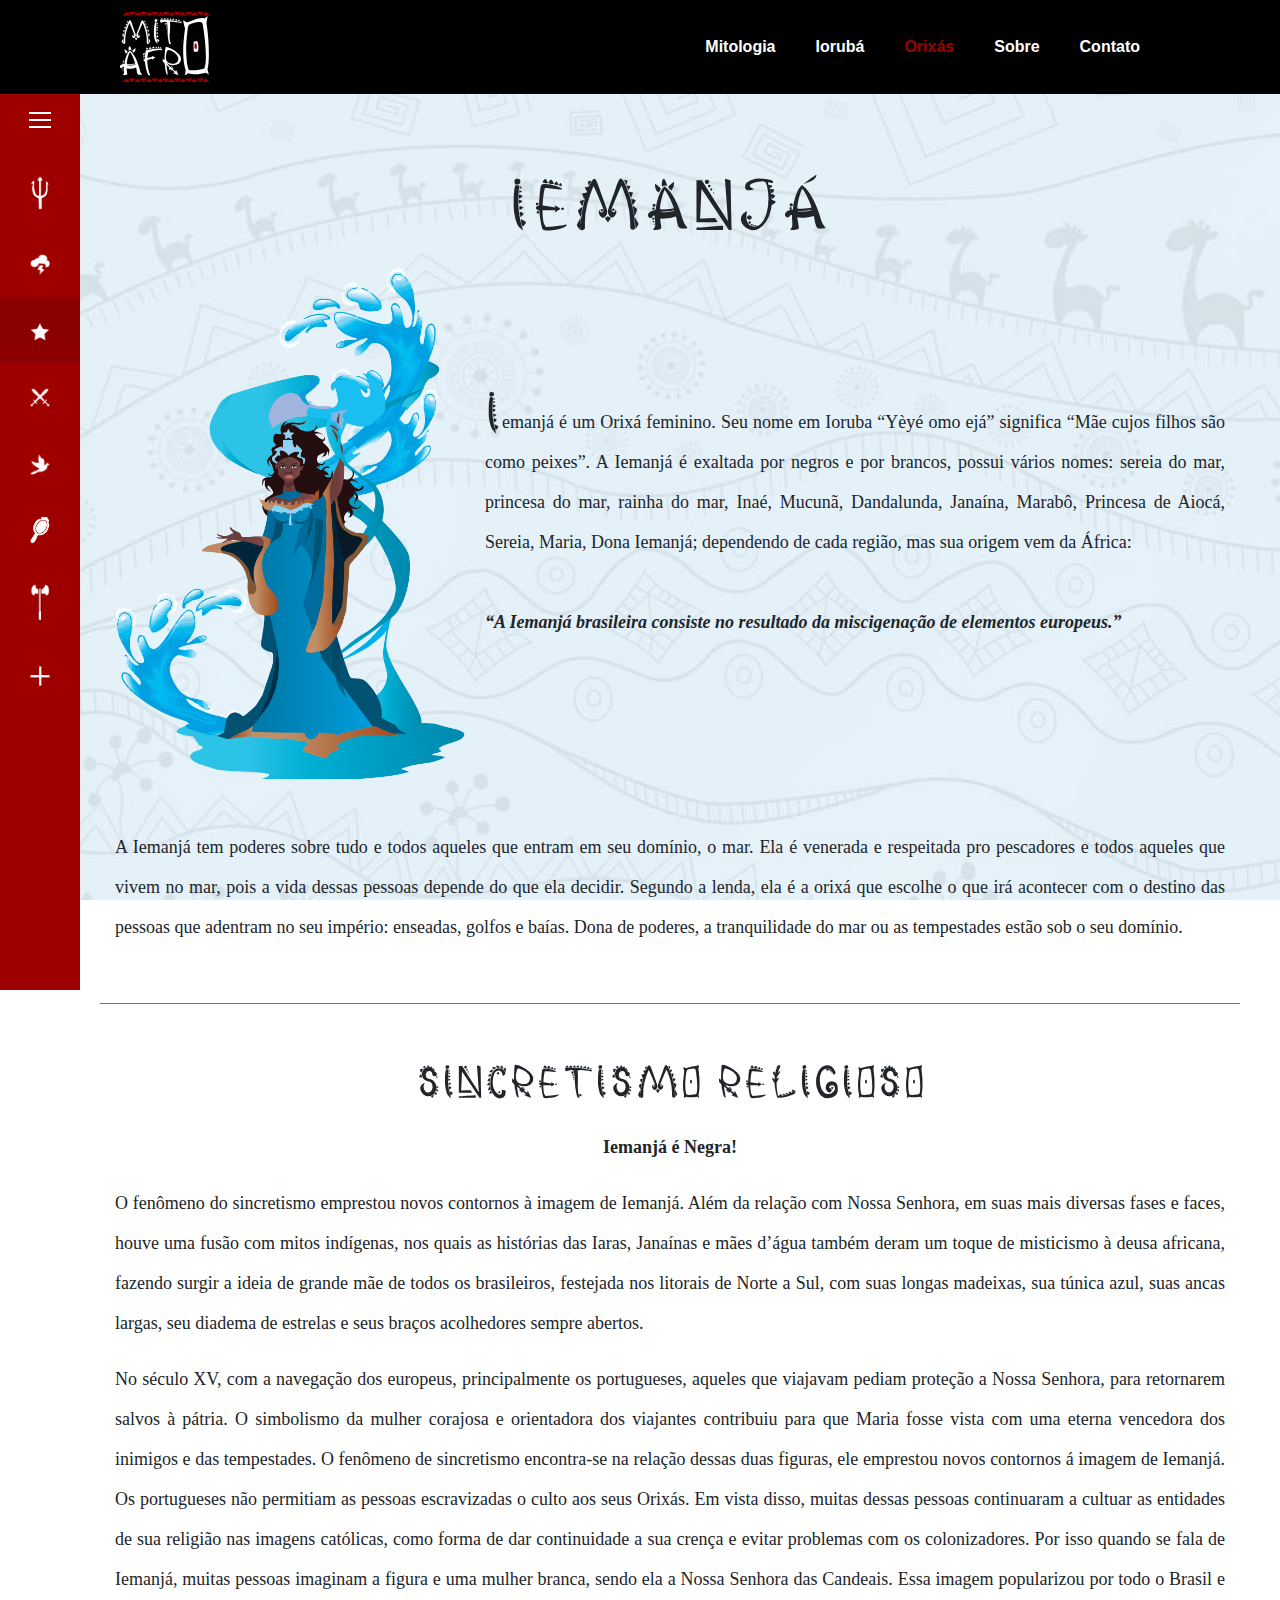
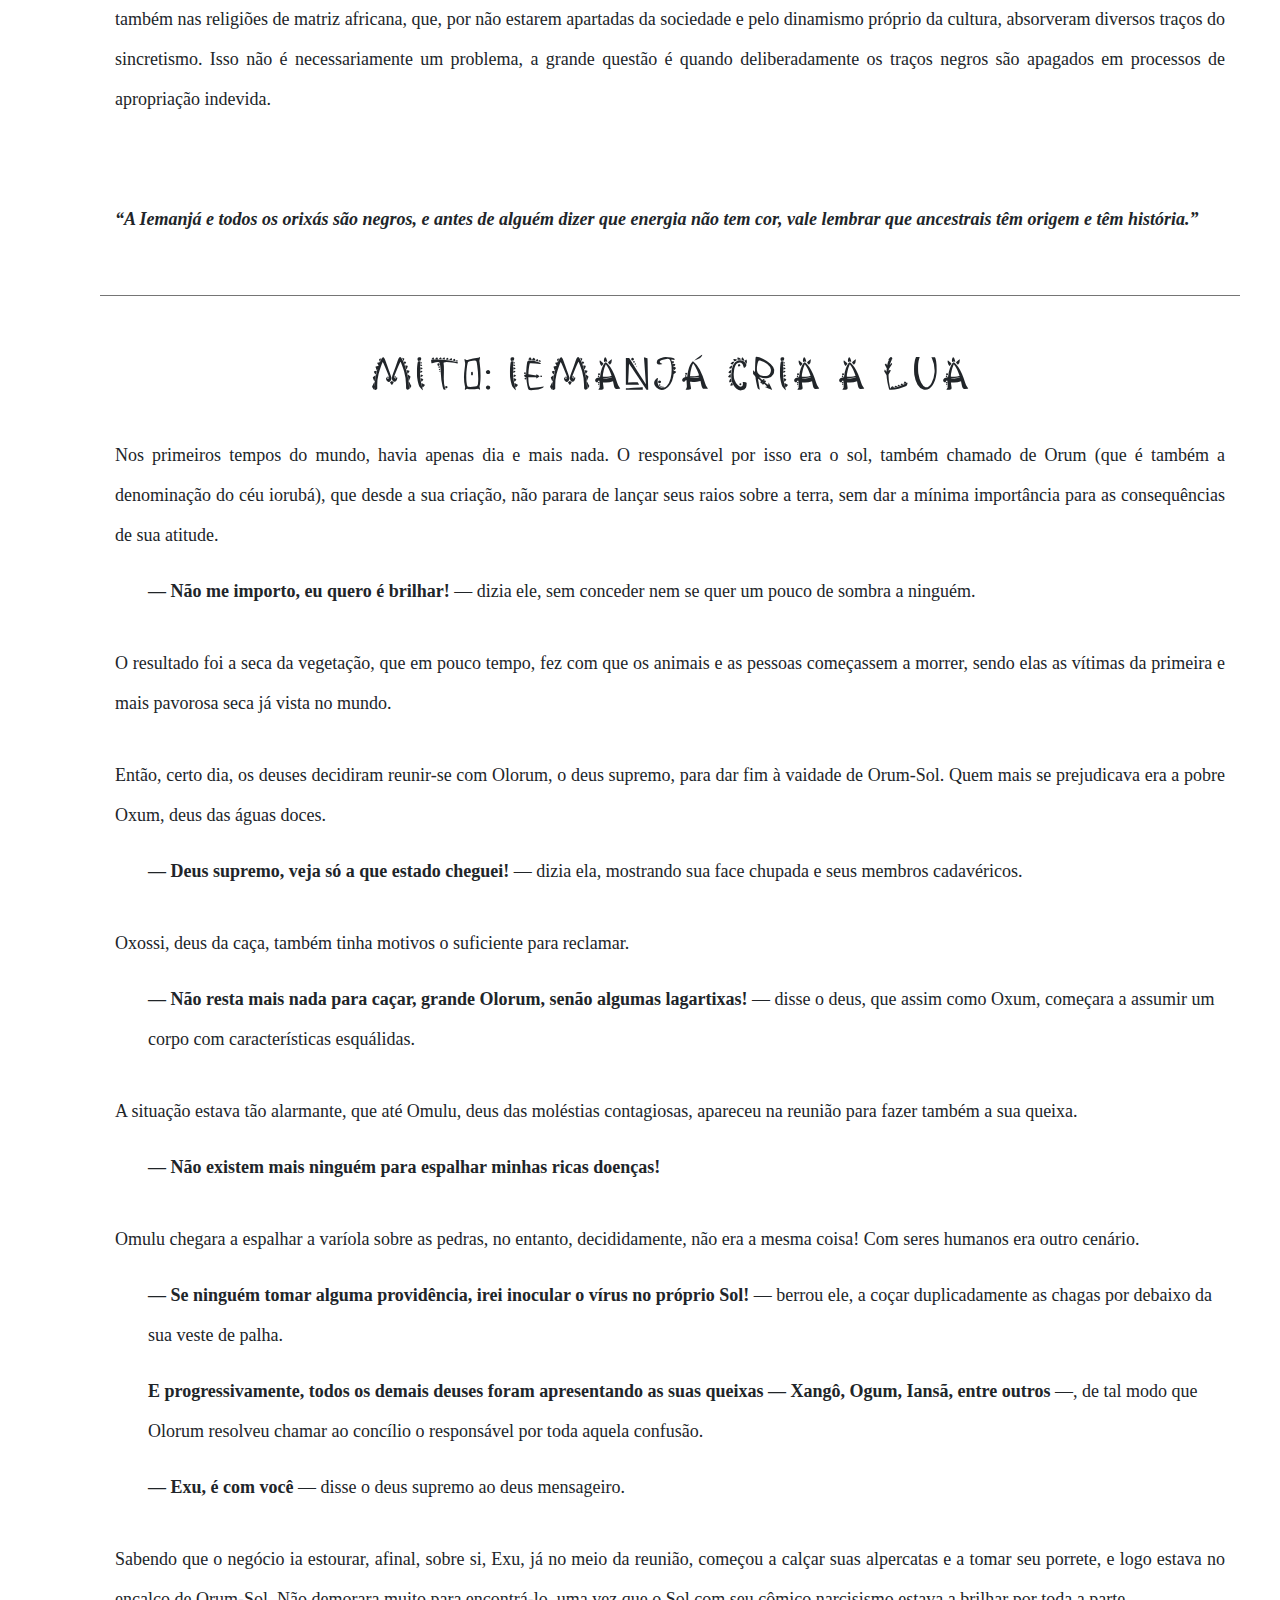
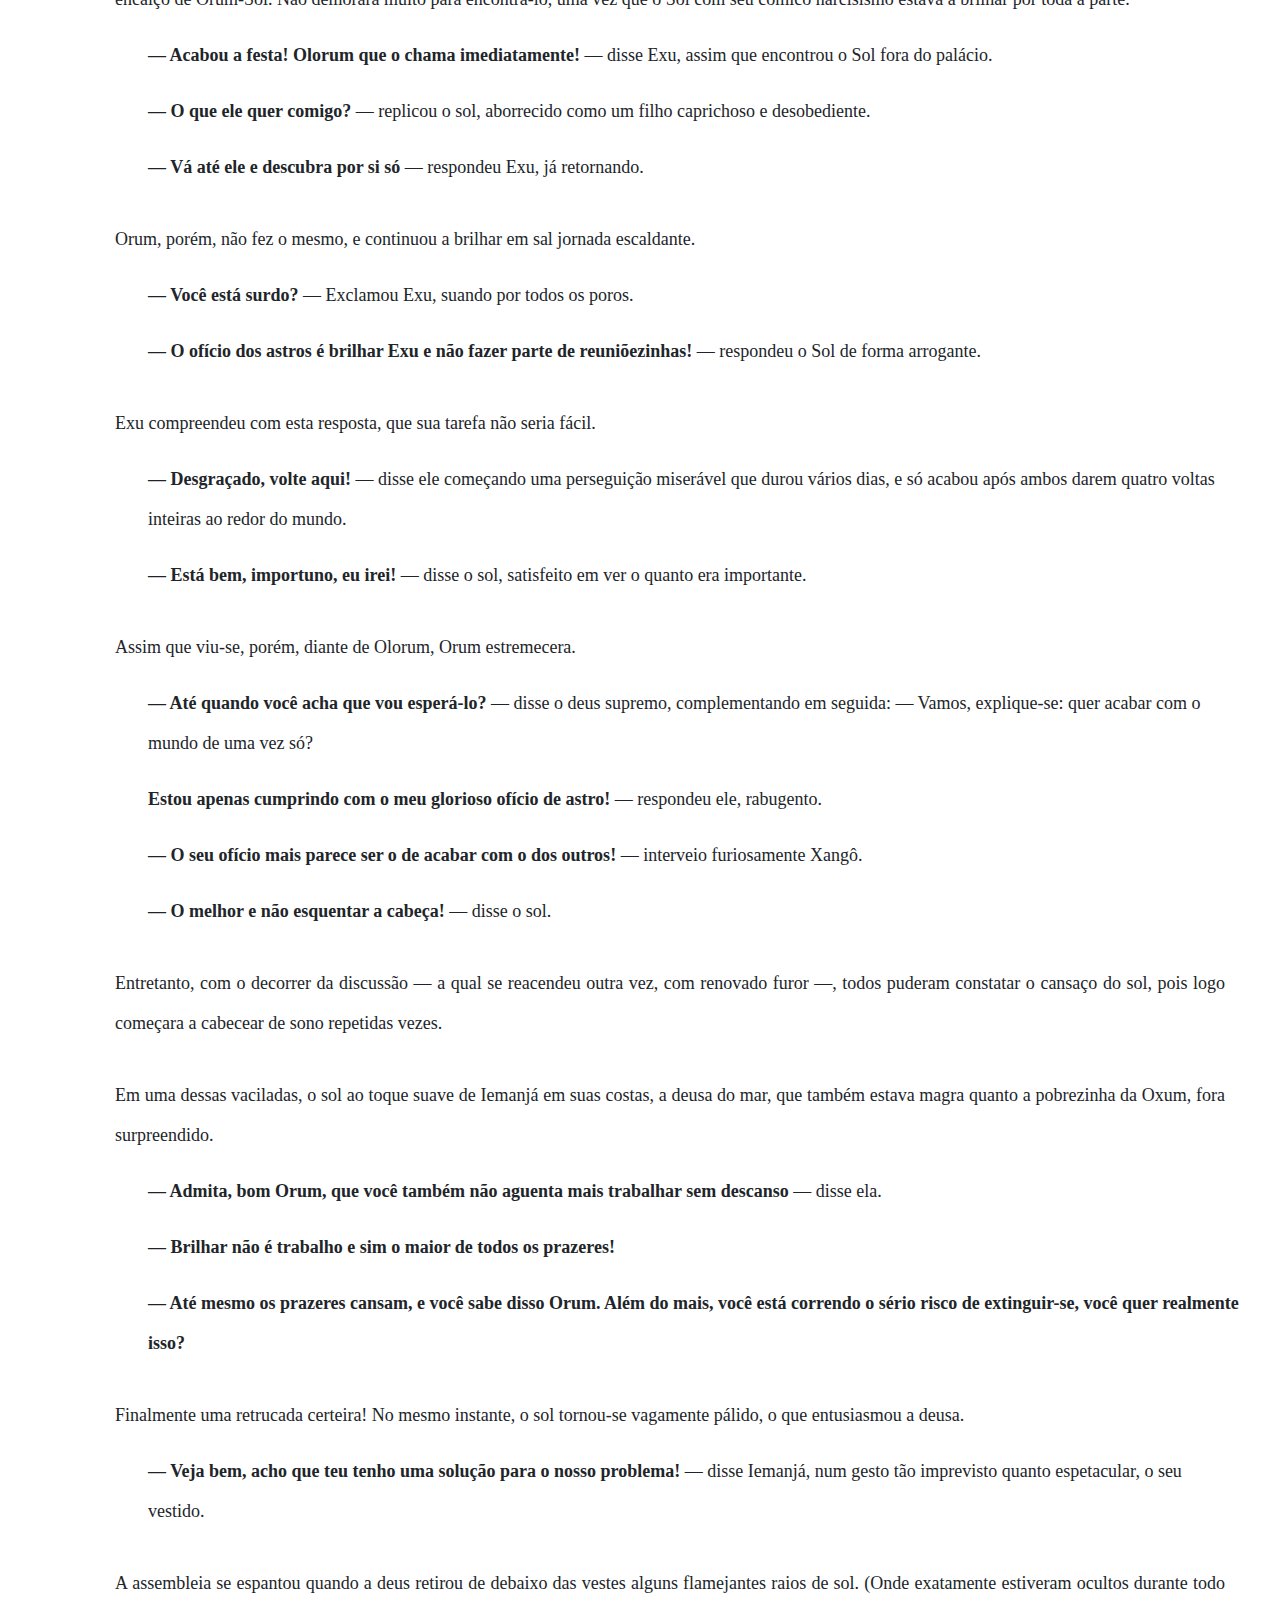
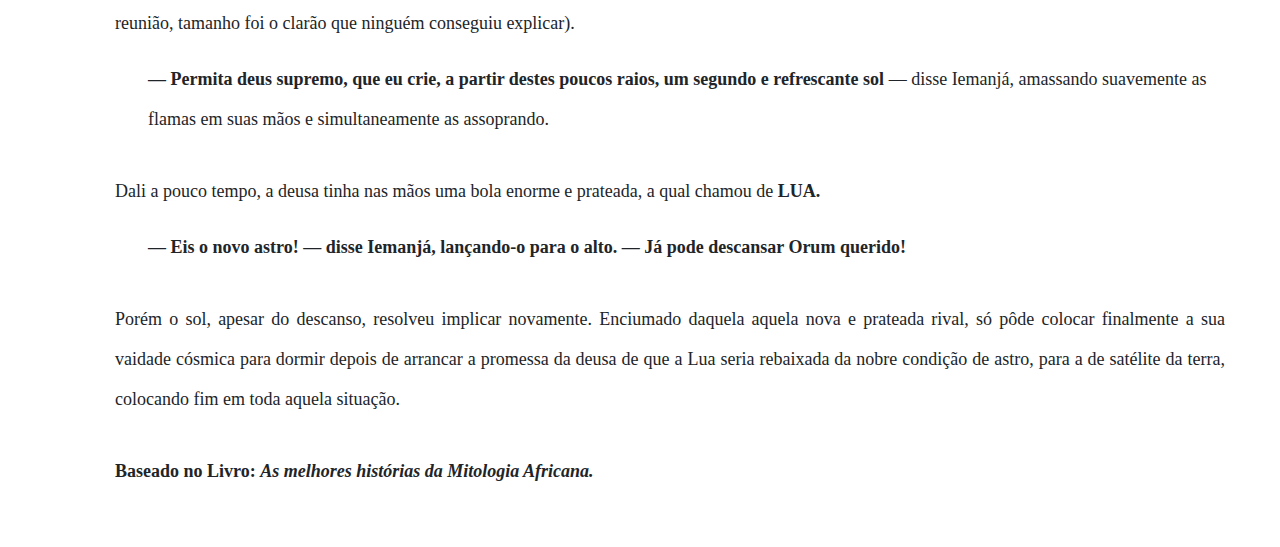
<file: Iemanja.html>
<!DOCTYPE html>
<html>

<head>
    <meta http-equiv="Content-Type" content="text/html; charset=utf-8" />
    <meta name="description" content="Iemanjá é um Orixá feminino. Seu nome
    em Ioruba “Yèyé omo ejá” significa “Mãe cujos filhos são como peixes”. A Iemanjá é exaltada por
    negros e por brancos, possui vários nomes: sereia do mar, princesa do mar, rainha do mar, Inaé,
    Mucunã, Dandalunda, Janaína, Marabô, Princesa de Aiocá, Sereia, Maria, Dona Iemanjá; dependendo de
    cada região, mas sua origem vem da África.">
    <meta name="keywords" content="Iemanjá, Orixás, O que são orixás?">
    <meta name="author" content="Bernardo Pereira, Guilherme Santos, Joel da Silva, Júlio César">
    <meta name="viewport" content="width=device-width, initial-scale=1.0">
    <link rel="shortcut icon" href="assets/img/logo-mobile-vermelho.png" type="image/x-png">
    <title>Iemanjá</title>

    <!-- CSS do Bootstrap -->
    <link rel="stylesheet" href="assets/node_modules/bootstrap/compiler/bootstrap.css">
    <!-- CSS PADRÃO -->
    <link rel="stylesheet" href="assets/css/style_padrao.css">
    <!-- CSS ORIXÁS -->
    <link rel="stylesheet" href="assets/css/style_orixas.css">
    <!-- CSS COR-AZUL -->
    <link rel="stylesheet" href="assets/css/style_cor-azul-deuses.css">
    <!-- Fonte Awesome -->
    <link rel="stylesheet" href="assets/node_modules/fontawesome-free-5.2.0/css/all.css">


    <!-- Global site tag (gtag.js) - Google Analytics -->
    <script async src="https://www.googletagmanager.com/gtag/js?id=UA-130651800-1"></script>
    <script>
        window.dataLayer = window.dataLayer || [];
        function gtag() { dataLayer.push(arguments); }
        gtag('js', new Date());

        gtag('config', 'UA-130651800-1');
    </script>

</head>

<body>

    <!-- HEADER - Menu -->
    <header>
        <a href="index.html"><img class="logo_Desk" src="assets/img/logo_desk_vermelho_pagina.svg" alt=""></a>
        <a href="index.html"><img class="logo_Mob" src="assets/img/logo-mobile-vermelho.svg" alt=""></a>

        <nav class="font-weight-bold">
            <ul>
                <li><a href="Mitologia.html">Mitologia</a></li>
                <li><a href="Cultura.html">Iorubá</a></li>
                <li><a href="Orixas.html" class="active">Orixás</a></li>
                <li><a href="Sobre.html">Sobre</a></li>
                <li><a href="Contato.html">Contato</a></li>
            </ul>
        </nav>

        <!--Botão Menu Mobile-->
        <div class="menu-toggle">
            <span></span>
            <span></span>
            <span></span>
            <span></span>
            <span></span>
            <span></span>
        </div>

    </header>

    <div class="wrapper">

        <nav id="sidebar" class="active">

            <div class="sidebar-header text-center">

                <button type="button" id="sidebarCollapse" class="navbar-btn active">
                    <span></span>
                    <span></span>
                    <span></span>
                </button>

            </div>

            <ul class="list-unstyled components">

                <li>
                    <a href="Exu.html">
                        <img class="Icons" src="assets/img/Icones_Orixas/Tridente-Exu.png">
                        <p>Exu</p>
                    </a>
                </li>

                <li>
                    <a href="Iansa.html">
                        <img class="Icons" src="assets/img/Icones_Orixas/Trovao-Iansa.png">
                        <p>Iansã</p>
                    </a>
                </li>

                <li class="active">
                    <a href="Iemanja.html">
                        <img class="Icons" src="assets/img/Icones_Orixas/Estrela-Iemanja.png">
                        <p>Iemanjá</p>
                    </a>
                </li>

                <li>
                    <a href="Ogum.html">
                        <img class="Icons" src="assets/img/Icones_Orixas/Espadas-Ogum.png">
                        <p>Ogum</p>
                    </a>
                </li>

                <li>
                    <a href="Oxala.html">
                        <img class="Icons" src="assets/img/Icones_Orixas/Pomba-Oxala.png">
                        <p>Oxalá</p>
                    </a>
                </li>

                <li>
                    <a href="Oxum.html">
                        <img class="Icons" src="assets/img/Icones_Orixas/Espelho-Oxum.png">
                        <p>Oxum</p>
                    </a>
                </li>

                <li>
                    <a href="Xango.html">
                        <img class="Icons" src="assets/img/Icones_Orixas/Machado-Xango.png">
                        <p>Xangô</p>
                    </a>
                </li>

                <li>
                    <a href="Outros_Orixas.html">
                        <img class="Icons" src="assets/img/Icones_Orixas/Mais.png">
                        <p>Orixás</p>
                    </a>
                </li>

            </ul>

        </nav>

         <div id="bolinha">
            <img src="assets/img/Botão2.png">
        </div>
		
		<div id="bolinha2">
		<img src="assets/img/Botão1.png">
		</div>

        <div id="menu_bolinha">
            <ul>
                <li>
                    <a href="Exu.html">
                        <img class="Icons" src="assets/img/Icones_Orixas/Tridente-Exu.png">
                        <p>Exu</p>
                    </a>
                </li>

                <li>
                    <a href="Orixas-Iansa.html">
                        <img class="Icons" src="assets/img/Icones_Orixas/Trovao-Iansa.png">
                        <p>Iansã</p>
                    </a>
                </li>

                <li>
                    <a href="Iemanja.html">
                        <img class="Icons" src="assets/img/Icones_Orixas/Estrela-Iemanja.png">
                        <p>Iemanjá</p>
                    </a>
                </li>

                <li>
                    <a href="Ogum.html">
                        <img class="Icons" src="assets/img/Icones_Orixas/Espadas-Ogum.png">
                        <p>Ogum</p>
                    </a>
                </li>

                <li>
                    <a href="Oxala.html">
                        <img class="Icons" src="assets/img/Icones_Orixas/Pomba-Oxala.png">
                        <p>Oxalá</p>
                    </a>
                </li>

                <li>
                    <a href="Oxum.html">
                        <img class="Icons" src="assets/img/Icones_Orixas/Espelho-Oxum.png">
                        <p>Oxum</p>
                    </a>
                </li>

                <li>
                    <a href="#">
                        <img class="Icons" src="assets/img/Icones_Orixas/Machado-Xango.png">
                        <p>Xangô</p>
                    </a>
                </li>

                <li>
                    <a href="Outros_Orixas.html">
                        <img class="Icons" src="assets/img/Icones_Orixas/Mais.png">
                        <p>Orixás</p>
                    </a>
                </li>
            </ul>
        </div>

        <!-- Conteúdo -->

        <div id="content" class="active">

            <h1 class="text-center my-3 Titulo">IEMANJÁ</h1>

            <div class="col-12 media align-items-center flex-column flex-md-row">

                

                <img class="Desenhos" src="assets/img/iemanja4.png">

                <p class="p_dest text-justify texto media-body orixa_descricao">Iemanjá é um Orixá feminino. Seu nome
                    em Ioruba “Yèyé omo ejá” significa “Mãe cujos filhos são como peixes”. A Iemanjá é exaltada por
                    negros e por brancos, possui vários nomes: sereia do mar, princesa do mar, rainha do mar, Inaé,
                    Mucunã, Dandalunda, Janaína, Marabô, Princesa de Aiocá, Sereia, Maria, Dona Iemanjá; dependendo de
                    cada região, mas sua origem vem da África:<br> <br><b><i class="text-center">“A Iemanjá brasileira
                            consiste no resultado da miscigenação de elementos europeus.”
                        </i></b>
                </p>
            </div>

            <div class="col-12 media align-items-center flex-column flex-lg-row">

                <p class="text-justify texto pt-5">A Iemanjá tem poderes sobre tudo e todos aqueles que
                    entram em seu domínio, o mar. Ela é venerada e respeitada pro pescadores e todos aqueles que vivem
                    no mar, pois a vida dessas pessoas depende do que ela decidir. Segundo a lenda, ela é a orixá que
                    escolhe o que irá acontecer com o destino das pessoas que adentram no seu império: enseadas, golfos
                    e baías. Dona de poderes, a tranquilidade do mar ou as tempestades estão sob o seu domínio.</p>
            </div>

            <div class="line"></div>

            <h2 class="Subtitulo mb-3 text-center">Sincretismo Religioso</h2>
            <p class="text-center texto iemanja-negra"><b>Iemanjá é Negra!</b></p>

            <div class="col-12 media align-items-center flex-column flex-lg-row">

                <p class="text-justify texto">O fenômeno do sincretismo emprestou novos contornos à
                    imagem de Iemanjá. Além da relação com Nossa Senhora, em suas mais diversas fases e faces, houve
                    uma fusão com mitos indígenas, nos quais as histórias das Iaras, Janaínas e mães d’água também
                    deram um toque de misticismo à deusa africana, fazendo surgir a ideia de grande mãe de todos os
                    brasileiros, festejada nos litorais de Norte a Sul, com suas longas madeixas, sua túnica azul, suas
                    ancas largas, seu diadema de estrelas e seus braços acolhedores sempre abertos.</p>

            </div>

            <div class="col-12 media align-items-center flex-column flex-lg-row">

                <p class="text-justify texto">No século XV, com a navegação dos europeus,
                    principalmente os portugueses, aqueles que viajavam pediam proteção a Nossa Senhora, para
                    retornarem salvos à pátria. O simbolismo da mulher corajosa e orientadora dos viajantes contribuiu
                    para que Maria fosse vista com uma eterna vencedora dos inimigos e das tempestades. O fenômeno de
                    sincretismo encontra-se na relação dessas duas figuras, ele emprestou novos contornos á imagem de
                    Iemanjá. Os portugueses não permitiam as pessoas escravizadas o culto aos seus Orixás. Em vista
                    disso, muitas dessas pessoas continuaram a cultuar as entidades de sua religião nas imagens
                    católicas, como forma de dar continuidade a sua crença e evitar problemas com os colonizadores. Por
                    isso quando se fala de Iemanjá, muitas pessoas imaginam a figura e uma mulher branca, sendo ela a
                    Nossa Senhora das Candeais. Essa imagem popularizou por todo o Brasil e também nas religiões de
                    matriz africana, que, por não estarem apartadas da sociedade e pelo dinamismo próprio da cultura,
                    absorveram diversos traços do sincretismo. Isso não é necessariamente um problema, a grande questão
                    é quando deliberadamente os traços negros são apagados em processos de apropriação indevida.

                    <br><b><i class="text-center"><br> <br><b><i class="text-center">“A Iemanjá e todos os orixás são
                                    negros, e antes de alguém dizer que energia não tem cor, vale lembrar que
                                    ancestrais têm origem e têm história.”
                                </i></b>
                        </i></b>
                </p>

            </div>


            <div class="line"></div>
            <h2 class="Subtitulo mb-3 text-center">MITO: Iemanjá cria a Lua</h2>

            <div class="col-12 media align-items-center flex-column flex-lg-row pt-3">
                <p class="text-justify texto">
                    Nos primeiros tempos do mundo, havia apenas dia e mais nada. O responsável por isso era o sol,
                    também chamado de Orum (que é também a denominação do céu iorubá), que desde a sua criação, não
                    parara de lançar seus raios sobre a terra, sem dar a mínima importância para as consequências de
                    sua atitude.</p>
            </div>

            <p class="texto frases"><b> — Não me importo, eu quero é brilhar! </b>— dizia ele, sem conceder nem se quer
                um pouco de sombra a ninguém. </p>

            <div class="col-12 media align-items-center flex-column flex-lg-row pt-3">
                <p class="text-justify texto">
                    O resultado foi a seca da vegetação, que em pouco tempo, fez com que os animais e as pessoas
                    começassem a morrer, sendo elas as vítimas da primeira e mais pavorosa seca já vista no mundo. </p>
            </div>

            <div class="col-12 media align-items-center flex-column flex-lg-row pt-3">
                <p class="text-justify texto">
                    Então, certo dia, os deuses decidiram reunir-se com Olorum, o deus supremo, para dar fim à vaidade
                    de Orum-Sol. Quem mais se prejudicava era a pobre Oxum, deus das águas doces. </p>
            </div>

            <p class="texto frases"><b> — Deus supremo, veja só a que estado cheguei! </b>— dizia ela, mostrando sua
                face chupada e seus membros cadavéricos. </p>

            <div class="col-12 media align-items-center flex-column flex-lg-row pt-3">
                <p class="text-justify texto">
                    Oxossi, deus da caça, também tinha motivos o suficiente para reclamar.</p>
            </div>

            <p class="texto frases"><b> — Não resta mais nada para caçar, grande Olorum, senão algumas lagartixas! </b>
                — disse o deus, que assim como Oxum, começara a assumir um corpo com características esquálidas. </p>

            <div class="col-12 media align-items-center flex-column flex-lg-row pt-3">
                <p class="text-justify texto">
                    A situação estava tão alarmante, que até Omulu, deus das moléstias contagiosas, apareceu na reunião
                    para fazer também a sua queixa.</p>
            </div>

            <p class="texto frases"><b> — Não existem mais ninguém para espalhar minhas ricas doenças! </b></p>

            <div class="col-12 media align-items-center flex-column flex-lg-row pt-3">
                <p class="text-justify texto">
                    Omulu chegara a espalhar a varíola sobre as pedras, no entanto, decididamente, não era a mesma
                    coisa! Com seres humanos era outro cenário. </p>
            </div>

            <p class="texto frases"><b> — Se ninguém tomar alguma providência, irei inocular o vírus no próprio Sol!
                </b> — berrou ele, a coçar duplicadamente as chagas por debaixo da sua veste de palha. </p>

            <p class="texto frases"><b> E progressivamente, todos os demais deuses foram apresentando as suas queixas —
                    Xangô, Ogum, Iansã, entre outros </b> —, de tal modo que Olorum resolveu chamar ao concílio o
                responsável por toda aquela confusão. </p>

            <p class="texto frases"><b> — Exu, é com você </b>— disse o deus supremo ao deus mensageiro. </p>

            <div class="col-12 media align-items-center flex-column flex-lg-row pt-3">
                <p class="text-justify texto">
                    Sabendo que o negócio ia estourar, afinal, sobre si, Exu, já no meio da reunião, começou a calçar
                    suas alpercatas e a tomar seu porrete, e logo estava no encalço de Orum-Sol. Não demorara muito
                    para encontrá-lo, uma vez que o Sol com seu cômico narcisismo estava a brilhar por toda a parte.
                </p>
            </div>

            <p class="texto frases"><b> — Acabou a festa! Olorum que o chama imediatamente! </b> — disse Exu, assim que
                encontrou o Sol fora do palácio. </p>
            <p class="texto frases"><b> — O que ele quer comigo? </b> — replicou o sol, aborrecido como um filho
                caprichoso e desobediente. </p>
            <p class="texto frases"><b> — Vá até ele e descubra por si só </b> — respondeu Exu, já retornando. </p>


            <div class="col-12 media align-items-center flex-column flex-lg-row pt-3">
                <p class="text-justify texto">
                    Orum, porém, não fez o mesmo, e continuou a brilhar em sal jornada escaldante.</p>
            </div>


            <p class="texto frases"><b> — Você está surdo? </b> — Exclamou Exu, suando por todos os poros. </p>
            <p class="texto frases"><b> — O ofício dos astros é brilhar Exu e não fazer parte de reuniõezinhas! </b> —
                respondeu o Sol de forma arrogante. </p>


            <div class="col-12 media align-items-center flex-column flex-lg-row pt-3">
                <p class="text-justify texto">
                    Exu compreendeu com esta resposta, que sua tarefa não seria fácil. </p>
            </div>


            <p class="texto frases"><b> — Desgraçado, volte aqui! </b> — disse ele começando uma perseguição miserável
                que durou vários dias, e só acabou após ambos darem quatro voltas inteiras ao redor do mundo. </p>
            <p class="texto frases"><b> — Está bem, importuno, eu irei! </b> — disse o sol, satisfeito em ver o quanto
                era importante. </p>


            <div class="col-12 media align-items-center flex-column flex-lg-row pt-3">
                <p class="text-justify texto">
                    Assim que viu-se, porém, diante de Olorum, Orum estremecera. </p>
            </div>

            <p class="texto frases"><b> — Até quando você acha que vou esperá-lo? </b> — disse o deus supremo,
                complementando em seguida: — Vamos, explique-se: quer acabar com o mundo de uma vez só? </p>

            <p class="texto frases"><b> Estou apenas cumprindo com o meu glorioso ofício de astro! </b> — respondeu
                ele, rabugento. </p>


            <p class="texto frases"><b> — O seu ofício mais parece ser o de acabar com o dos outros! </b> — interveio
                furiosamente Xangô. </p>
            <p class="texto frases"><b> — O melhor e não esquentar a cabeça! </b> — disse o sol. </p>


            <div class="col-12 media align-items-center flex-column flex-lg-row pt-3">
                <p class="text-justify texto">
                    Entretanto, com o decorrer da discussão — a qual se reacendeu outra vez, com renovado furor —,
                    todos puderam constatar o cansaço do sol, pois logo começara a cabecear de sono repetidas vezes.
                </p>
            </div>

            <div class="col-12 media align-items-center flex-column flex-lg-row pt-3">
                <p class="text-justify texto">
                    Em uma dessas vaciladas, o sol ao toque suave de Iemanjá em suas costas, a deusa do mar, que também
                    estava magra quanto a pobrezinha da Oxum, fora surpreendido.</p>
            </div>

            <p class="texto frases"><b> — Admita, bom Orum, que você também não aguenta mais trabalhar sem descanso </b>
                — disse ela. </p>
            <p class="texto frases"><b> — Brilhar não é trabalho e sim o maior de todos os prazeres! </b> </p>
            <p class="texto frases"><b> — Até mesmo os prazeres cansam, e você sabe disso Orum. Além do mais, você está
                    correndo o sério risco de extinguir-se, você quer realmente isso? </b> </p>


            <div class="col-12 media align-items-center flex-column flex-lg-row pt-3">
                <p class="text-justify texto">
                    Finalmente uma retrucada certeira! No mesmo instante, o sol tornou-se vagamente pálido, o que
                    entusiasmou a deusa. </p>
            </div>


            <p class="texto frases"><b> — Veja bem, acho que teu tenho uma solução para o nosso problema! </b> — disse
                Iemanjá, num gesto tão imprevisto quanto espetacular, o seu vestido. </p>

            <div class="col-12 media align-items-center flex-column flex-lg-row pt-3">
                <p class="text-justify texto">
                    A assembleia se espantou quando a deus retirou de debaixo das vestes alguns flamejantes raios de
                    sol. (Onde exatamente estiveram ocultos durante todo reunião, tamanho foi o clarão que ninguém
                    conseguiu explicar).</p>
            </div>

            <p class="texto frases"><b> — Permita deus supremo, que eu crie, a partir destes poucos raios, um segundo e refrescante sol </b> — disse Iemanjá, amassando suavemente as flamas em suas mãos e simultaneamente  as assoprando. </p>


            <div class="col-12 media align-items-center flex-column flex-lg-row pt-3">
                <p class="text-justify texto">
                    Dali a pouco tempo, a deusa tinha nas mãos uma bola enorme e prateada, a qual chamou de <b> LUA.
                    </b> </p>
            </div>

            <p class="texto frases"><b> — Eis o novo astro! — disse Iemanjá, lançando-o para o alto. — Já pode
            descansar Orum querido!</b></p>


            <div class="col-12 media align-items-center flex-column flex-lg-row pt-3">
                <p class="text-justify texto">
                    Porém o sol, apesar do descanso, resolveu implicar novamente. Enciumado daquela aquela nova e
                    prateada rival, só pôde colocar finalmente a sua vaidade cósmica para dormir depois de arrancar a
                    promessa da deusa de que a Lua seria rebaixada da nobre condição de astro, para a de satélite da
                    terra, colocando fim em toda aquela situação.</p>
            </div>

            <div class="col-12 media align-items-center flex-column flex-lg-row pt-3">
                    <p class="text-left texto"> <b>Baseado no Livro:</b> <b><i>As melhores histórias da Mitologia Africana.
                     </i> </b> </p>
                </div>

        </div>

    </div>

    <!-- Animação do Scroll (Conteúdo surgindo) -->
    <script type="text/javascript" src="assets/js/jquery-3.1.1.min.js"></script>
    <script type="text/javascript" src="assets/js/app.js"></script>

    <!-- JavaScript e Jquery -->
    <script src="assets/node_modules/jquery/dist/jquery.js"></script>
    <script src="assets/node_modules/popper.js/dist/popper.js"></script>
    <script src="assets/node_modules/bootstrap/dist/js/bootstrap.js"></script>

    <!-- Menu Toggle - Transformação do conteúdo -->
    <script type="text/javascript">
        $(document).ready(function () {
            $('#sidebarCollapse').on('click', function () {
                $('#sidebar, #content').toggleClass('active');
                $(this).toggleClass('active');
            });
        });
    </script>

    <!-- Menu Toggle do Mobile - Fazer os dois ícones abrir o menu lateral -->
    <script type="text/javascript">
        $(document).ready(function () {
            $('#bolinha2, #bolinha').on('click', function () {
                $('#menu_bolinha').toggleClass('active');
                $(this).toggleClass('active');
            });
        });
    </script>

    <!-- Menu Toggle do Mobile - Fazer alternar o "X" e o ícone da África -->
    <script type="text/javascript">
        $(document).ready(function () {
            $('#bolinha2, #bolinha').on('click', function () {
                $('#bolinha2').toggleClass('active');
                $('#bolinha').toggleClass('active');
                $(this).toggleClass('active');
            });
        });
    </script>

    <!-- Menu responsivo -->
    <script type="text/javascript">
        $(document).ready(function () {
            $("#sidebar").mCustomScrollbar({
                theme: "minimal"
            });

            $('#sidebarCollapse').on('click', function () {
                $('#sidebar, #content').toggleClass('active');
                $('.collapse.in').toggleClass('in');
                $('a[aria-expanded=true]').attr('aria-expanded', 'false');
            });
        });
    </script>


    <!--Script Menu-Toggle [Header]-->
    <script type="text/javascript">
        $(document).ready(function () {
            $('.menu-toggle').click(function () {
                $('.menu-toggle').toggleClass('active')
            })
        })
    </script>

    <!--Script Menu-Toggle [Nav]-->
    <script type="text/javascript">
        $(document).ready(function () {
            $('.menu-toggle').click(function () {
                $('nav').toggleClass('active')
            })
        })
    </script>

</body>

</html>
</file>
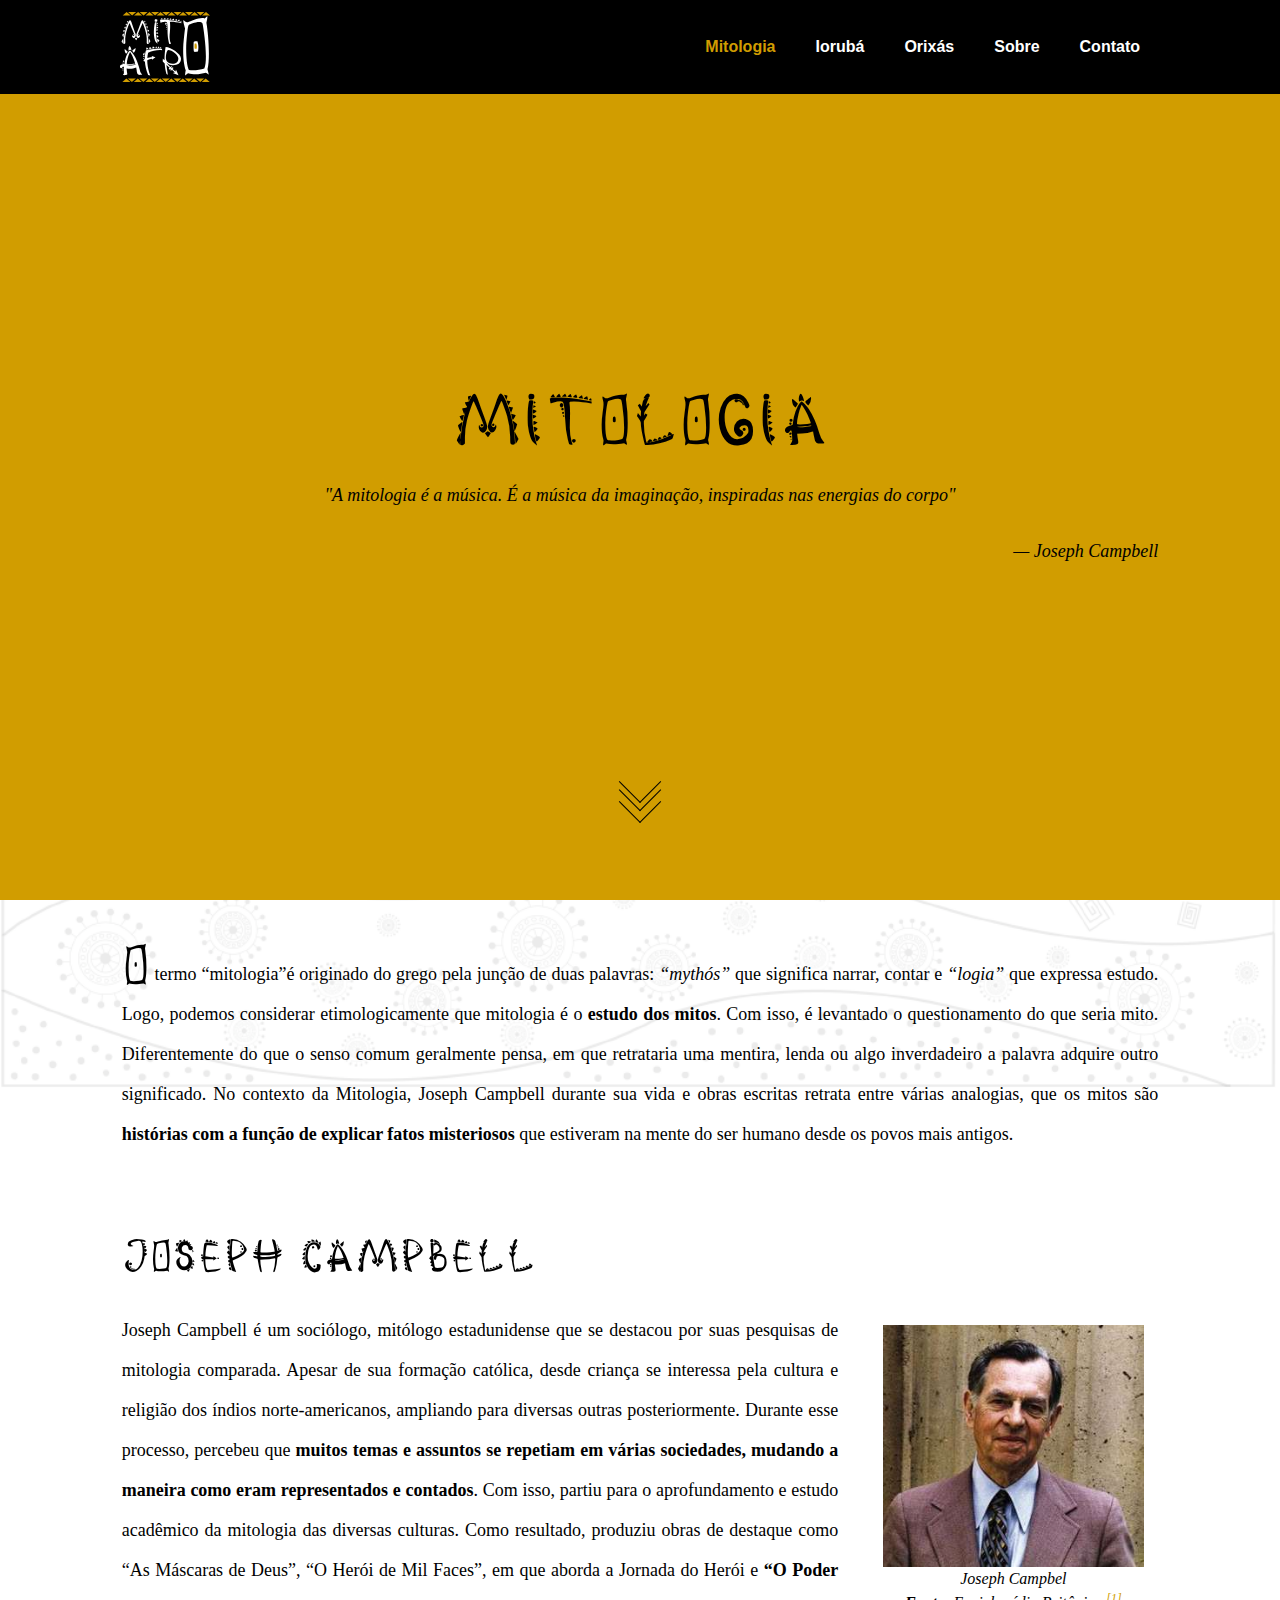
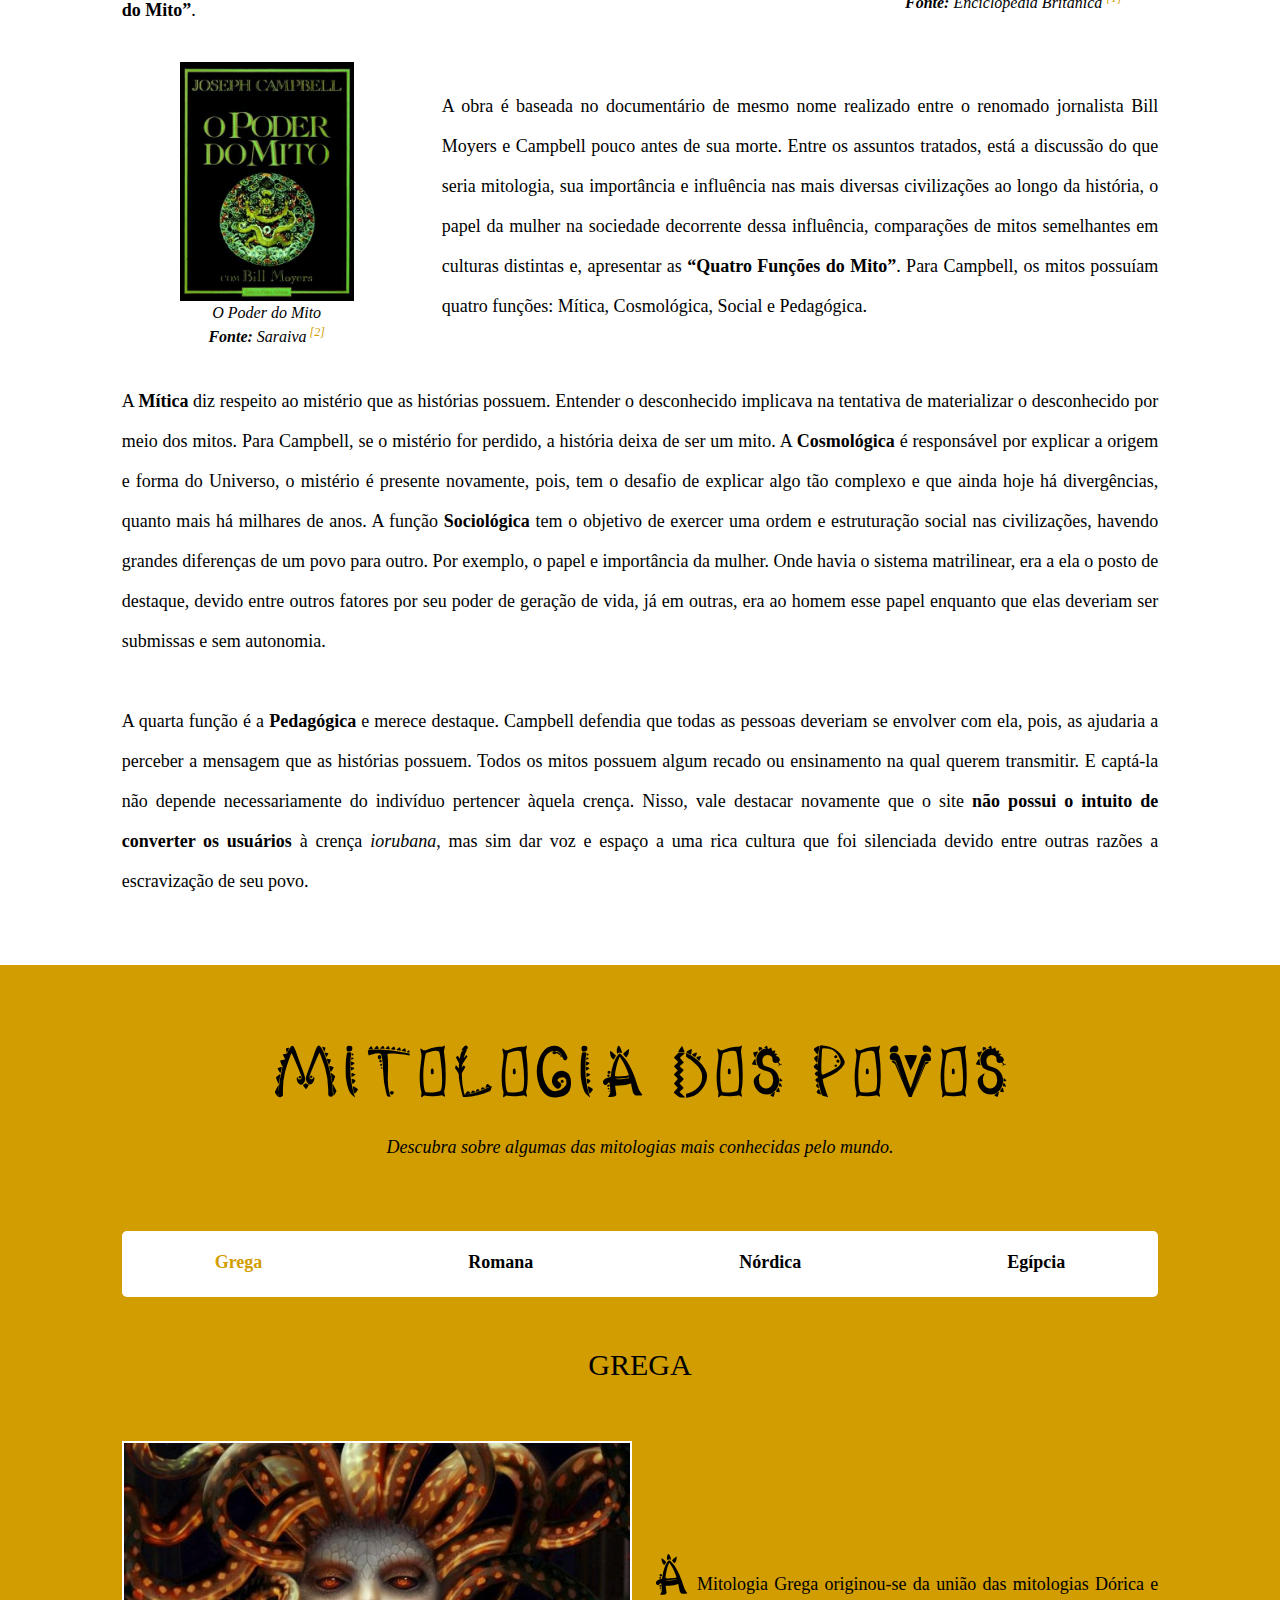
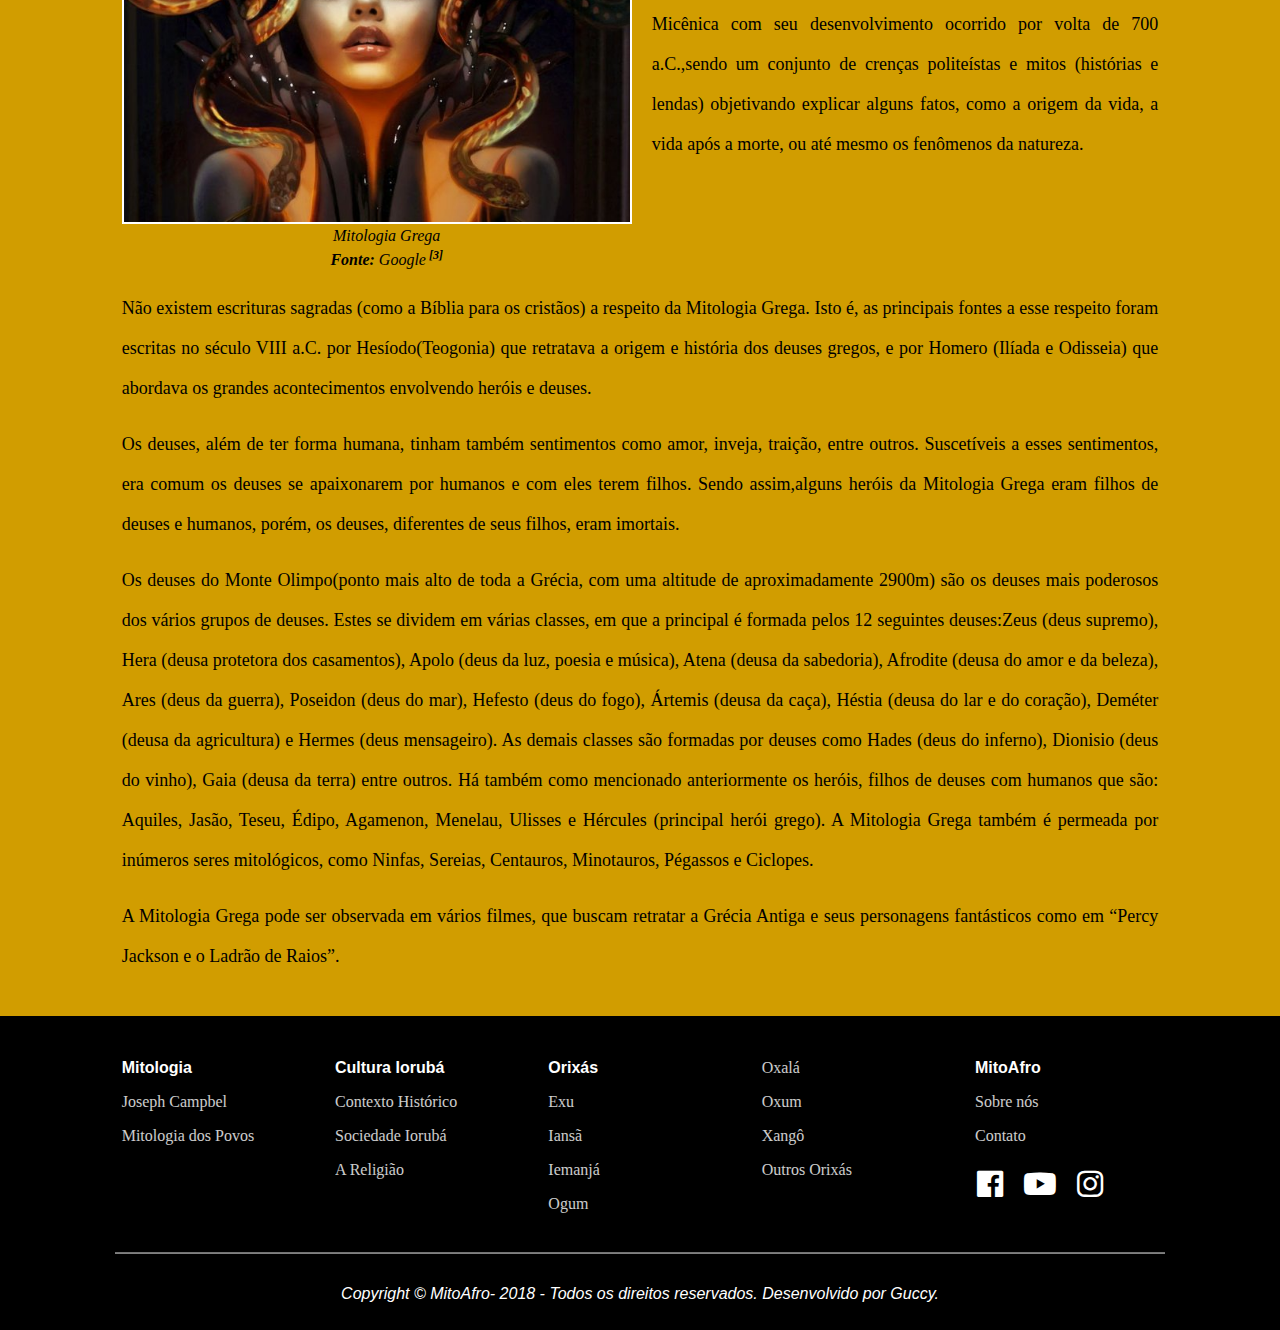
<file: Mitologia.html>
<!DOCTYPE html>
<html>

<head>
	<meta http-equiv="Content-Type" content="text/html; charset=utf-8" />
	<meta name="description" content="O termo “mitologia”é originado do grego pela junção de duas palavras: “mythós” que
	significa narrar, contar e “logia” que expressa estudo. Logo, podemos considerar etimologicamente que
	mitologia é o estudo dos mitos. Com isso, é levantado o questionamento do que seria mito. Diferentemente
	do que o senso comum geralmente pensa, em que retrataria uma mentira, lenda ou algo inverdadeiro a palavra
	adquire outro significado.">
    <meta name="keywords" content="Mitologia Africana, Mitologia Iorubana, Mitologia Iorubá?, O que é Mito?, Mito,Joseph Campbel">
    <meta name="author" content="Bernardo Pereira, Guilherme Santos, Joel da Silva, Júlio César">
	<meta name="viewport" content="width=device-width, initial-scale=1.0">
	<link rel="shortcut icon" href="assets/img/logo-mobile-amarelo.png" type="image/x-png">
	<title>Mitologia</title>

	<!-- CSS BOOTSTRAP -->
	<link rel="stylesheet" href="assets/node_modules/bootstrap/compiler/bootstrap.css">
	<!-- CSS PADRÃO -->
	<link rel="stylesheet" href="assets/css/style_padrao.css">
	<!-- CSS MITOLOGIA -->
	<link rel="stylesheet" href="assets/css/style_mitologia.css">
	<!-- Fonte Awesome -->
	<link rel="stylesheet" href="assets/node_modules/fontawesome-free-5.2.0/css/all.css">

	<!-- Global site tag (gtag.js) - Google Analytics -->
	<script async src="https://www.googletagmanager.com/gtag/js?id=UA-130651800-1"></script>
	<script>
		window.dataLayer = window.dataLayer || [];
		function gtag() { dataLayer.push(arguments); }
		gtag('js', new Date());

		gtag('config', 'UA-130651800-1');
	</script>
</head>

<body>

	<!-- HEADER - Menu -->
	<header>
		<a href="index.html"><img class="logo_Desk" src="assets/img/logo_desk_amarelo.svg" alt=""></a>
		<a href="index.html"><img class="logo_Mob" src="assets/img/logo-mobile-amarelo.svg" alt=""></a>

		<nav class="font-weight-bold">
			<ul>
				<li><a href="Mitologia.html" class="active">Mitologia</a></li>
				<li><a href="Cultura.html">Iorubá</a></li>
				<li><a href="Orixas.html">Orixás</a></li>
				<li><a href="Sobre.html">Sobre</a></li>
				<li><a href="Contato.html">Contato</a></li>
			</ul>
		</nav>

		<!--Botão Menu Mobile-->
		<div class="menu-toggle">
			<span></span>
			<span></span>
			<span></span>
			<span></span>
			<span></span>
			<span></span>
		</div>

	</header>

	<div class="container-fluid">
		<div class="row intro justify-content-center align-items-center">
			<div class="col-sm-10 texto text-center color-preto">
				<h1 class="Titulo"> Mitologia </h1>
				<p class="font-italic">"A mitologia é a música. É a música da imaginação, inspiradas nas energias do corpo"</p>
				<p class="font-italic text-right">— Joseph Campbell</p>
			</div>
		</div>

		<!--SCROLL-->
		<a href="#Definicao" class="scrollSuave">
			<div class="seta">
				<span></span>
				<span></span>
				<span></span>
			</div>
		</a>
	</div>

	<!--DEFINIÇÃO-->
	<div class="geral">
		<div class="container-fluid Grafismo prlx">
			<div id="Definicao" class="row justify-content-center media flex-column flex-md-row pt-4 pb-5">
				<div class="col-lg-10 texto text-justify color-preto">
					<p class="p_dest pt-3">O termo “mitologia”é originado do grego pela junção de duas palavras: <i>“mythós”</i> que
						significa narrar, contar e <i>“logia”</i> que expressa estudo. Logo, podemos considerar etimologicamente que
						mitologia é o <b>estudo dos mitos</b>. Com isso, é levantado o questionamento do que seria mito. Diferentemente
						do que o senso comum geralmente pensa, em que retrataria uma mentira, lenda ou algo inverdadeiro a palavra
						adquire outro significado. No contexto da Mitologia, Joseph Campbell durante sua vida e obras escritas <span id="Joseph_Campbel">retrata</span>
						entre várias analogias, que os mitos são <b>histórias com a função de explicar fatos misteriosos</b> que
						estiveram na mente do ser humano desde os povos mais antigos.</p>
				</div>
			</div>
		</div>

		<!--CAMPBELL-->
		<div id="Campbell" class="container-fluid Grafismo prlx">
			<div class="row justify-content-center align-items-center media flex-column flex-md-row color-preto">

				<div class="col-12 col-lg-10 texto">
					<h2 class="pb-3 Subtitulo">Joseph Campbell</h2>
				</div>
				<div class="col-lg-12"></div>

				<div class="col-lg-7 texto media-body order-1 order-lg-0">
					<p class="text-justify">Joseph Campbell é um sociólogo, mitólogo estadunidense que se destacou por suas pesquisas
						de mitologia comparada. Apesar de sua formação católica, desde criança se interessa pela cultura e religião dos
						índios norte-americanos, ampliando para diversas outras posteriormente. Durante esse processo, percebeu que <b>muitos
							temas e assuntos se repetiam em várias sociedades, mudando a maneira como eram representados e contados</b>. Com
						isso, partiu para o aprofundamento e estudo acadêmico da mitologia das diversas culturas. Como resultado,
						produziu obras de destaque como “As Máscaras de Deus”, “O Herói de Mil Faces”, em que aborda a Jornada do Herói e
						<b>“O Poder do Mito”</b>.</p>
				</div>
				<div class="col-lg-3 order-0 order-lg-1">
					<figure>
						<img class="campbell" src="assets/img/campbell.jpg" alt="">
						<figcaption>Joseph Campbel <br><b>Fonte:</b> Enciclopédia Britânica <sup><a href="https://cdn.britannica.com/s:300x300/21/129221-004-E739B8FC.jpg">[1]</a></sup></figcaption>
					</figure>
				</div>
			</div>

			<div class="row justify-content-center align-items-center media flex-column flex-md-row pt-3 color-preto">

				<div class="col-lg-3 order-0 order-lg-0">
					<figure>
						<img class="livro" src="assets/img/livrocampbell.jpg" alt="">
						<figcaption>O Poder do Mito <br><b>Fonte:</b> Saraiva<sup><a href="https://images.livrariasaraiva.com.br/imagemnet/imagem.aspx/?pro_id=356063&qld=90&l=430&a=-1"
								 target="_blank"> [2]</a></sup></figcaption>
					</figure>
				</div>
				<div class="col-lg-7 texto media-body order-1 order-lg-1">
					<p class="text-justify">A obra é baseada no documentário de mesmo nome realizado entre o renomado jornalista Bill
						Moyers e Campbell pouco antes de sua morte. Entre os assuntos tratados, está a discussão do que seria mitologia,
						sua importância e influência nas mais diversas civilizações ao longo da história, o papel da mulher na sociedade
						decorrente dessa influência, comparações de mitos semelhantes em culturas distintas e, apresentar as <b>“Quatro
							Funções do Mito”</b>. Para Campbell, os mitos possuíam quatro funções: Mítica, Cosmológica, Social e Pedagógica.</p>
				</div>

			</div>

			<div class="row justify-content-center pb-4 pt-3 color-preto">
				<div class="col-lg-10 text-justify texto">
					<p>A <b>Mítica</b> diz respeito ao mistério que as histórias possuem. Entender o desconhecido implicava na
						tentativa de materializar o desconhecido por meio dos mitos. Para Campbell, se o mistério for perdido, a história
						deixa de ser um mito. A <b>Cosmológica</b> é responsável por explicar a origem e forma do Universo, o mistério é
						presente novamente, pois, tem o desafio de explicar algo tão complexo e que ainda hoje há divergências, quanto
						mais há milhares de anos. A função <b>Sociológica</b> tem o objetivo de exercer uma ordem e estruturação social
						nas civilizações, havendo grandes diferenças de um povo para outro. Por exemplo, o papel e importância da mulher.
						Onde havia o sistema matrilinear, era a ela o posto de destaque, devido entre outros fatores por seu poder de
						geração de vida, já em outras, era ao homem esse papel enquanto que elas deveriam ser submissas e sem autonomia.</p>
				</div>
			</div>

			<div class="row justify-content-center pb-5 color-preto">
				<div class="col-lg-10 text-justify texto">
					<p>A quarta função é a <b>Pedagógica</b> e merece destaque. Campbell defendia que todas as pessoas deveriam se
						envolver com ela, pois, as ajudaria a perceber a mensagem que as histórias possuem. Todos os mitos possuem algum
						recado ou ensinamento na qual querem transmitir. E captá-la não depende necessariamente do indivíduo pertencer
						àquela crença. Nisso, vale destacar novamente que o site <b>não possui o intuito de converter os usuários</b> à
						crença <i>iorubana</i>, mas sim dar voz e espaço a uma rica cultura que foi silenciada devido entre outras razões
						a escravização de seu <span id="Mitologia_dos_Povos">povo.</span> </p>
					
				</div>
			</div>
		</div>
	</div>

	<!--MIT POVOS [Título + Menu]-->
	<div class="container-fluid bg-color-amarelo color-preto" id="MitoPovos">
		<div class="row justify-content-center">
			<div class="col-lg-10">
				<div class="jumbotron-fluid">
					<div class="text-center pt-5 pb-5 texto">
						<h1 class="Titulo">Mitologia dos Povos</h1>
						<p><i>Descubra sobre algumas das mitologias mais conhecidas pelo mundo.</i></p>
					</div>

					<!--MENU MIT POVOS-->
					<div class="jumbotron-editado">
						<ul class="nav justify-content-around" id="pills-nav" role="tablist">
							<li class="nav-item">
								<a class="nav-link active" id="nav-pills-01" data-toggle="pill" href="#nav-item-01">Grega</a>
							</li>
							<li class="nav-item">
								<a class="nav-link" id="nav-pills-02" data-toggle="pill" href="#nav-item-02">Romana</a>
							</li>
							<li class="nav-item">
								<a class="nav-link" id="nav-pills-03" data-toggle="pill" href="#nav-item-03">Nórdica</a>
							</li>
							<li class="nav-item">
								<a class="nav-link" id="nav-pills-04" data-toggle="pill" href="#nav-item-04">Egípcia</a>
							</li>
						</ul>
					</div>
				</div>
			</div>
		</div>

		<!--MIT POVOS [Conteúdo]-->
		<div class="row justify-content-center">
			<div class="col-lg-10">
				<div class="tab-content" id="nav-pills-content">

					<!--GREGA-->
					<div class="tab-pane fade show active" id="nav-item-01" role="tabpanel">

						<div class="row justify-content-center pt-5">
							<div class="col-12">
								<h2 class="pb-5 texto Titulo_Jum">Grega</h2>
							</div>

							<div class="col-12 media align-items-center flex-column flex-lg-row justify-content-center">
								<figure>
									<img class="img-fluid god" src="assets/img/mitologia-grega.jpg" alt="">
									<figcaption> Mitologia Grega <br><b>Fonte:</b> Google<sup><a href="https://www.google.com/search?q=medusa&rlz=1C1EKKP_enBR768BR768&source=lnms&tbm=isch&sa=X&ved=0ahUKEwj19dOvsJvfAhUExpAKHXU8A4UQ_AUIDigB&biw=1366&bih=662"> [3]</a></sup></figcaption>
								</figure>
								<div class="texto text-justify media-body">
									<p class="p_dest">A Mitologia Grega originou-se da união das mitologias Dórica e Micênica com seu
										desenvolvimento ocorrido por volta de 700 a.C.,sendo um conjunto de crenças politeístas e mitos (histórias e
										lendas) objetivando explicar alguns fatos, como a origem da vida, a vida após a morte, ou até mesmo os
										fenômenos da natureza.</p>
								</div>
							</div>
						</div>

						<div class="row justify-content-center text-justify">

							<div class="col-12">
								<div class="texto text-justify">
									<p>Não existem escrituras sagradas (como a Bíblia para os cristãos) a respeito da Mitologia Grega. Isto é, as
										principais fontes a esse respeito foram escritas no século VIII a.C. por Hesíodo(Teogonia) que retratava a
										origem e história dos deuses gregos, e por Homero (Ilíada e Odisseia) que abordava os grandes acontecimentos
										envolvendo heróis e deuses.</p>
								</div>
							</div>
						</div>

						<div class="row justify-content-center pb-4">
							<div class="col-12">
								<div class="texto text-justify">
									<div>
										<p>Os deuses, além de ter forma humana, tinham também sentimentos como amor, inveja, traição, entre outros.
											Suscetíveis a esses sentimentos, era comum os deuses se apaixonarem por humanos e com eles terem filhos.
											Sendo assim,alguns heróis da Mitologia Grega eram filhos de deuses e humanos, porém, os deuses, diferentes
											de seus filhos, eram imortais.</p>
									</div>
									<div>
										<p>Os deuses do Monte Olimpo(ponto mais alto de toda a Grécia, com uma altitude de aproximadamente 2900m) são
											os deuses mais poderosos dos vários grupos de deuses. Estes se dividem em várias classes, em que a principal
											é formada pelos 12 seguintes deuses:Zeus (deus supremo), Hera (deusa protetora dos casamentos), Apolo (deus
											da luz, poesia e música), Atena (deusa da sabedoria), Afrodite (deusa do amor e da beleza), Ares (deus da
											guerra), Poseidon (deus do mar), Hefesto (deus do fogo), Ártemis (deusa da caça), Héstia (deusa do lar e do
											coração), Deméter (deusa da agricultura) e Hermes (deus mensageiro). As demais classes são formadas por
											deuses como Hades (deus do inferno), Dionisio (deus do vinho), Gaia (deusa da terra) entre outros. Há também
											como mencionado anteriormente os heróis, filhos de deuses com humanos que são: Aquiles, Jasão, Teseu, Édipo,
											Agamenon, Menelau, Ulisses e Hércules (principal herói grego). A Mitologia Grega também é permeada por
											inúmeros seres mitológicos, como Ninfas, Sereias, Centauros, Minotauros, Pégassos e Ciclopes.</p>
									</div>
									<div>
										<p>A Mitologia Grega pode ser observada em vários filmes, que buscam retratar a Grécia Antiga e seus
											personagens fantásticos como em “Percy Jackson e o Ladrão de Raios”.</p>
									</div>
								</div>
							</div>
						</div>

					</div>

					<!--ROMANA-->
					<div class="tab-pane fade" id="nav-item-02" role="tabpanel">

						<div class="row justify-content-center pt-5">
							<div class="col-12">
								<h2 class="pb-5 texto Titulo_Jum">Romana</h2>
							</div>
							<div class="col-12 media align-items-center flex-column flex-lg-row justify-content-center">
								<figure>
									<img class="img-fluid god" src="assets/img/mitologia-romana.jpg" alt="">
									<figcaption>Mitologia Romana<br><b>Fonte:</b> Google<sup><a href="https://www.google.com/search?q=mitologia+romana&rlz=1C1EKKP_enBR768BR768&source=lnms&tbm=isch&sa=X&ved=0ahUKEwjasdHXsJvfAhWFEpAKHVkuDcsQ_AUIDigB&biw=1366&bih=662"> [4]</a></sup></figcaption>
								</figure>
								<div class="texto text-justify media-body">
									<p class="p_dest">A Mitologia Romana originou-se com a fundação do Reino de Roma por volta de 700 a.C., sendo
										um conjunto de crenças politeístas e mitos (histórias e lendas) objetivando explicar alguns fatos, como a
										formação do mundo, os fenômenos da natureza, os sentimentos e sensações físicas dos humanos e a evolução do
										conhecimento.</p>
								</div>
							</div>
						</div>

						<div class="row justify-content-center pb-4">
							<div class="col-12 texto text-justify">
								<div>
									<p>Para os romanos, homens e deuses teriam que viver em harmonia, tendo confiança mútua, sendo que os rituais
										e cultos aos deuses tinham como objetivo agradá-los, pois dos deuses dependiam a saúde, o sucesso na guerra,
										as colheitas fartas, enfim, a prosperidade dos homens. Ao contrário dos gregos, os romanos não especulavam
										sobre a origem dos deuses. Eles apenas cumpriam os rituais com exatidão, para garantir a harmonia para com os
										deuses. </p>
								</div>
								<div>
									<p>Assim como na Mitologia Grega, os deuses romanos tinham características dos humanos, como alguns
										sentimentos e a aparência física. Porém, não tinham contato direto como os homens, como acontecia na
										Mitologia Grega.</p>
								</div>
								<div>
									<p>Os principais deuses romanos são: Júpiter (deus supremo), Apolo (deus do sol, música e poesia), Juno (deusa
										protetora da mulher, do casamento), Marte (deus da guerra), Vênus (deusa do amor e da beleza), Diana (deusa
										da castidade, da lua e da caça), Ceres (deusa da agricultura e da fecundidade da terra) e Baco (deus da
										alegria e do vinho). A Mitologia Romana também é permeada por inúmeros seres mitológicos, como Ninfas,
										Bacantes e Faunos.</p>
								</div>
								<div>
									<p>Após calamidades causadas principalmente por guerras, a maioria da sociedade romana adotou uma atitude
										cética em relação aos deuses, por estes não terem lhes protegido, apesar dos rituais oferecidos. Em meados do
										século III a.C., a crença nos deuses foi dando espaço a religiões orientais com aspectos mitológicos, com
										características como envolvimento pessoal, ritos de iniciação e sacrifícios. Após alguns séculos, o
										Cristianismo tornou-se a religião do povo, sendo reconhecido apenas em 313 d.C.</p>
								</div>
								<div>
									<p>Vale lembrar que alguns deuses eram inseridos na história da mitologia assim que os romanos iam
										conquistando os territórios e mesclado sua cultura com outras. Foi assim que aconteceu quando eles
										conquistaram as regiões da Grécia. Por isso, muitos dos nomes de deuses gregos foram adaptados à romana.
										Exemplo, “Zeus” dos gregos é “Júpiter” dos romanos, com isso a junção dessas duas mitologias denomina-se
										“mitologia greco-romana”.</p>
								</div>
								<div>
									<p>A Mitologia Romana assim como a Grega pode ser observada em vários filmes, que buscam retratar a Roma
										Antiga e seus personagens fantásticos como em “Fúria de Titãs”.</p>
								</div>
							</div>
						</div>

					</div>

					<!--NÓRDICA-->
					<div class="tab-pane fade" id="nav-item-03" role="tabpanel">

						<div class="row justify-content-center pt-5">
							<div class="col-12">
								<h2 class="pb-5 texto Titulo_Jum">Nórdica</h2>
							</div>
							<div class="col-12 media align-items-center flex-column flex-lg-row justify-content-center">
								<figure>
									<img class="img-fluid god" src="assets/img/mitoogia-nordica.jpg" alt="">
									<figcaption> Mitoogia-Nórdica <br><b>Fonte:</b> Google<sup><a href="https://www.google.com/search?rlz=1C1EKKP_enBR768BR768&biw=1366&bih=662&tbm=isch&sa=1&ei=BZERXKr8DoaGwgS-g4SwDg&q=mitologia+nordica&oq=mitologia+nordica&gs_l=img.3..0i67j0l8j0i67.23837.25849..25918...1.0..0.126.1421.4j9......1....1..gws-wiz-img.......35i39.I-5iZTflOtI"> [5]</a></sup></figcaption>
								</figure>
								<div class="texto text-justify media-body">
									<p class="p_dest">A mitologia nórdica, também denominada “mitologia germânica” é originada do povo nórdico, os
										famosos Vinkings, que habitavam a região da Escandinávia, onde correspondem atualmente a Dinamarca, Islândia,
										Noruega e Suécia. Diante disso, os reinos Vinkings, na chamada “Era Vinking” tiveram grande importância na
										criação e disseminação dos mitos.</p>
								</div>
							</div>
						</div>

						<div class="row justify-content-center pb-4">
							<div class="col-12 texto text-justify">
								<div>
									
									<p>Suas histórias eram repassadas e transmitidas oralmente para as gerações
										seguintes além de ter sido registrado nos Eddas e outros textos medievais escritos. Após o processo de
										cristianização, a tradição perdeu muito a sua força e grande parte da crença conhecida atualmente é devido ao
										encontro desses antigos registros.</p>
									<p>Assim como em outras mitologias, é marcante a presença de deuses, heróis, gigantes, monstros que inseridas
										em vários mitos tentavam explicar a origem da humanidade, fenômenos da natureza, como também o fim da
										humanidade e do mundo (Ragnarok).</p>
								</div>
								<div>
									<p>Nessa mitologia, existem nove mundos ou reinos que são ligados e sustentados pela árvore da vida, a chamada
										“Yggdrasil”. São estes os nove reinos: Midgard (é o planeta Terra, morada dos humanos); Asgard (morada dos
										deuses da classe Æsir, vivem nos céus, seu guardião é Heimdall); Álfheim (onde vivem os belos Elfos de luz);
										Muspelheim (mundo das chamas eternas onde vivem os gigantes de fogo); Vanaheim (reino dos deuses da classe
										Vanir); Nidavellir (morada dos anões e dos Elfos negros), Jotunheim (mundo dos gigantes de gelo e das
										montanhas), Niflheim (reino mais escuro e gelado) e Helheim (mundo dos mortos governada por Hel filha de Loki
										e deusa da morte). Além disso, vale destacar que a conexão entre Midgard e Asgard se dava por meio de uma
										ponte na forma de um arco-íris, a Bifrost.</p>
								</div>
								<div>
									<p>Entre alguns dos principais deuses há: Odin (maior dos deuses, tem a sabedoria como uma das características
										principais), Thor (filho de Odin, considerado o deus do trovão, ao lado de seu poderoso martelo Mjölnir
										vencia várias batalhas), Loki (considerado às vezes como um deus, outras como um gigante é irmão de criação
										de Thor e possui a mentira como traço principal, sendo considerado o pai delas), Frigga (esposa de Odin e mãe
										de Thor, é a deusa da fertilidade e tem característica de conciliadora), Freya (deusa do amor, beleza e da
										fertilidade e líder das Valquírias).</p>
								</div>
								<div>
									<p>Alguns heróis existentes são: Beowulf (entre seus feitos, ter matado o grande e terrível dragão Grendel) e
										Siegfried (humano que ganha invulnerabilidade após se banhar no sangue do dragão Fafnir, possuía sua famosa
										espada Gram).</p>
								</div>
							</div>
						</div>

					</div>

					<!--EGÍPCIA-->
					<div class="tab-pane fade" id="nav-item-04" role="tabpanel">

						<div class="row justify-content-center pt-5">
							<div class="col-12">
								<h2 class="pb-5 texto Titulo_Jum">Egípcia</h2>
							</div>
							<div class="col-12 media align-items-center flex-column flex-lg-row justify-content-center">
								<figure>
									<img class="img-fluid god" src="assets/img/mitologia-egipcia2.jpg" alt="">
									<figcaption> Mitologia-Egípcia <br><b>Fonte:</b> Google<sup><a href="https://www.google.com/search?q=mitologia+eg%C3%ADpcia&rlz=1C1EKKP_enBR768BR768&source=lnms&tbm=isch&sa=X&ved=0ahUKEwiRpICZsZvfAhWBnJAKHWhBDf4Q_AUIDigB&biw=1366&bih=662"> [6]</a></sup></figcaption>
								</figure>
								<div class="texto text-justify media-body">
									<p class="p_dest">A mitologia egípcia é originada no Antigo Egito, áreas correspondentes aos territórios do
										Egito moderno. Essa importante e notável civilização, uma das mais remotas da Antiguidade, se concentrou em
										volta do curso inferior do Rio Nilo. Além da razão de ter fácil acesso à água, muito importante devido sua
										região desértica, o rio apresentava uma característica especial.</p>
								</div>
							</div>
						</div>

						<div class="row justify-content-center text-justify pb-4">
							<div class="col-12 texto text-justify">
								<div>
									<p>Após o período de cheias, quando o nível
										baixava ao normal, próximo às margens ficava armazenado um poderoso fertilizante natural, o húmus. Com ele
										foi possível desenvolver a agricultura na região capaz de atingir altos índices de produtividade, por esse
										motivo que a civilização era denominada de o “Celeiro do Oriente”. Devido ao seu incrível poder fertilizante
										e a agricultura ser uma importante base econômica, o Rio Nilo e a água foram um importante aspecto na
										mitologia egípcia.</p>
									
									<p>Entre os temas retratados, há a origem do universo, fenômenos da natureza, como o dia e a noite,
										explicações da baixa ou alta fertilidade do Nilo e o fim do mundo. Devido ao sistema de governo ser
										teocrático, a religião e a mitologia - principalmente em sua terceira função - assumiam um importante papel
										na organização social.</p>
								</div>
								<div>
									<p>As divindades egípcias possuíam traços humanos com o poder de transformação. Além disso, existem deuses que
										misturavam formas de animais e humanos, sendo o antropozoomorfismo uma característica marcante nessa
										mitologia. Esses deuses, denominados “Neteru” eram divididos em dois grupos: os Neterus Primordiais e
										Geradores. O primeiro grupo é composto entre outros por Nun (líquido cósmico que deu origem ao Universo),
										Atum (transformação de Nun, é o responsável pela explosão do Universo que deu origem aos corpos celestes,
										havendo a separação entre céu e Terra), Rá (um dos principais deuses, é criador do mundo e representa o Sol,
										segundo à crença egípcia os faraós seriam a encarnação de Rá). O segundo grupo é composto por Shu (deus do
										ar) sua irmã Tefnut (deusa da umidade) e seus filhos Geb (deus da terra) e Nut (deusa dos céus).</p>
								</div>
								<div>
									<p>Estes geraram os Neterus da Primeira Geração: Osíris (primeiro faraó do Egito, é assassinado por seu irmão
										Seth e torna-se o juiz dos mortos), Seth (deus do caos, assassina seu irmão Osíris; tem a forma do
										porco-formigueiro), Ísis (deusa do amor, fertilidade e da magia. O Rio Nilo surgiu após derramar lágrimas
										pela morte de seu irmão-esposo Osíris) e Nephthys (esposa-irmão de Osíris e Seth, se separa deste após seu
										crime). E eles geraram os da Segunda Geração como: Hórus (filho de Osíris e Ísis, mata seu tio Seth para
										vingar a morte de seu pai e torna-se o faraó e líder supremo; possui a cabeça de falcão), Hathor (esposa de
										Hórus, deusa das festas, vinho, alegria; possuía a cabeça de uma vaca) e Anúbis (deus dos mortos, foi o
										primeiro a criar uma múmia, ao preparar o corpo de seu pai falecido; possui a cabeça de chacal).</p>
								</div>
							</div>
						</div>

					</div>


				</div>
			</div>
		</div>
	</div>

 <!--FOOTER + MAPA DE SITE-->
 <footer class="container-fluid bg-color-preto">
	<div class="row justify-content-center">

		<div class="col-md-2">
			<div class="footer_menu">
				<ul>
					<li class="font-weight-bold">Mitologia</li>
					<li><a href="Mitologia.html#Joseph_Campbel">Joseph Campbel</a></li>
					<li><a href="Mitologia.html#Mitologia_dos_Povos">Mitologia dos Povos</a></li>
				</ul>
			</div>
		</div>

		<div class="col-md-2">
			<div class="footer_menu">
				<ul>
					<li class="font-weight-bold">Cultura Iorubá</li>
					<li><a href="Cultura.html#Contexto_Historico_Africano">Contexto Histórico</a></li>
					<li><a href="Cultura.html#Sociedade_Ioruba">Sociedade Iorubá</a></li>
					<li><a href="Cultura.html#religiao">A Religião</a></li>
				</ul>
			</div>
		</div>

		<div class="col-md-2">
			<div class="footer_menu">
				<ul>
					<li class="font-weight-bold">Orixás</li>
					<li><a href="Exu.html">Exu</a></li>
					<li><a href="Iansa.html">Iansã</a></li>
					<li><a href="Iemanja.html">Iemanjá</a></li>
					<li><a href="Ogum.html">Ogum</a></li>
				</ul>
			</div>
		</div>


		<div class="col-md-2">
			<div class="footer_menu sub">
				<ul>
					<li><a href="Oxala.html">Oxalá</a></li>
					<li><a href="Oxum.html">Oxum</a></li>
					<li><a href="Xango.html">Xangô</a></li>
					<li><a href="Outros_Orixas.html">Outros Orixás</a></li>
				</ul>
			</div>
		</div>

		<div class="col-md-2">
			<div class="footer_menu">
				<ul>
					<li class="font-weight-bold">MitoAfro</li>
					<li><a href="Sobre.html">Sobre nós</a></li>
					<li><a href="Contato.html">Contato</a></li>
				</ul>

				<div class="rd_social">
					<a href="https://www.facebook.com/MitoAfro-585618445232339/?modal=admin_todo_tour"><i class="fab fa-facebook"></i></a>
					<a href="https://www.youtube.com/channel/UCAx3FEg8QUmUANvJT6IKKwQ?view_as=subscriber"><i class="fab fa-youtube"></i></a>
					<a href="https://www.instagram.com/MitoAfro.art/"><i class="fab fa-instagram"></i></a>
				</div>
			</div>
		</div>

	</div>

	<hr class="hr_footer">

	<div class="row justify-content-center">
		<div class="col-md-12">
			<div class="footer-copyright text-white text-center pt-2 pb-2">
				<p class="font-italic">Copyright © MitoAfro- 2018 - Todos os direitos reservados. Desenvolvido por
					Guccy.</p>
			</div>
		</div>
	</div>
</footer>

	<!-- Animação do Scroll (Conteúdo surgindo) -->
	<script type="text/javascript" src="assets/js/jquery-3.1.1.min.js"></script>
	<script type="text/javascript" src="assets/js/app.js"></script>


	<!-- JavaScript e Jquery -->
	<script src="assets/node_modules/jquery/dist/jquery.js"></script>
	<script src="assets/node_modules/popper.js/dist/popper.js"></script>
	<script src="assets/node_modules/bootstrap/dist/js/bootstrap.js"></script>

	<!-- Script Parallax -->
	<script>
		$('.prlx').each(function () {
			var $obj = $(this);
			$obj.css('background-position', '50% 0');
			$obj.css('background-attachment', 'fixed');
			if ($(window).width() > 940) {
				$obj.css('background-size', '100%');
				$(window).scroll(function () {
					var offset = $obj.offset();
					var yPos = -($(window).scrollTop() - offset.top) / 5;
					var bgpos = '50% ' + yPos + 'px';
					$obj.css('background-position', bgpos);
				});
			}
		});

	</script>

	<!--Script Menu-Toggle [Header]-->
	<script type="text/javascript">
		$(document).ready(function () {
			$('.menu-toggle').click(function () {
				$('.menu-toggle').toggleClass('active')
			})
		})
	</script>

	<!--Script Menu-Toggle [Nav]-->
	<script type="text/javascript">
		$(document).ready(function () {
			$('.menu-toggle').click(function () {
				$('nav').toggleClass('active')
			})
		})
	</script>

	<!-- Script de link (Suavidade)	-->
	<script>
		$('.scrollSuave').on('click', function (e) {
			e.preventDefault();
			var id = $(this).attr('href'),
				targetOffset = $(id).offset().top;
			menuHeight = $('header').innerHeight();

			$('html, body').animate({
				scrollTop: targetOffset - menuHeight
			}, 1000);
		});
	</script>

</body>

</html>
</file>
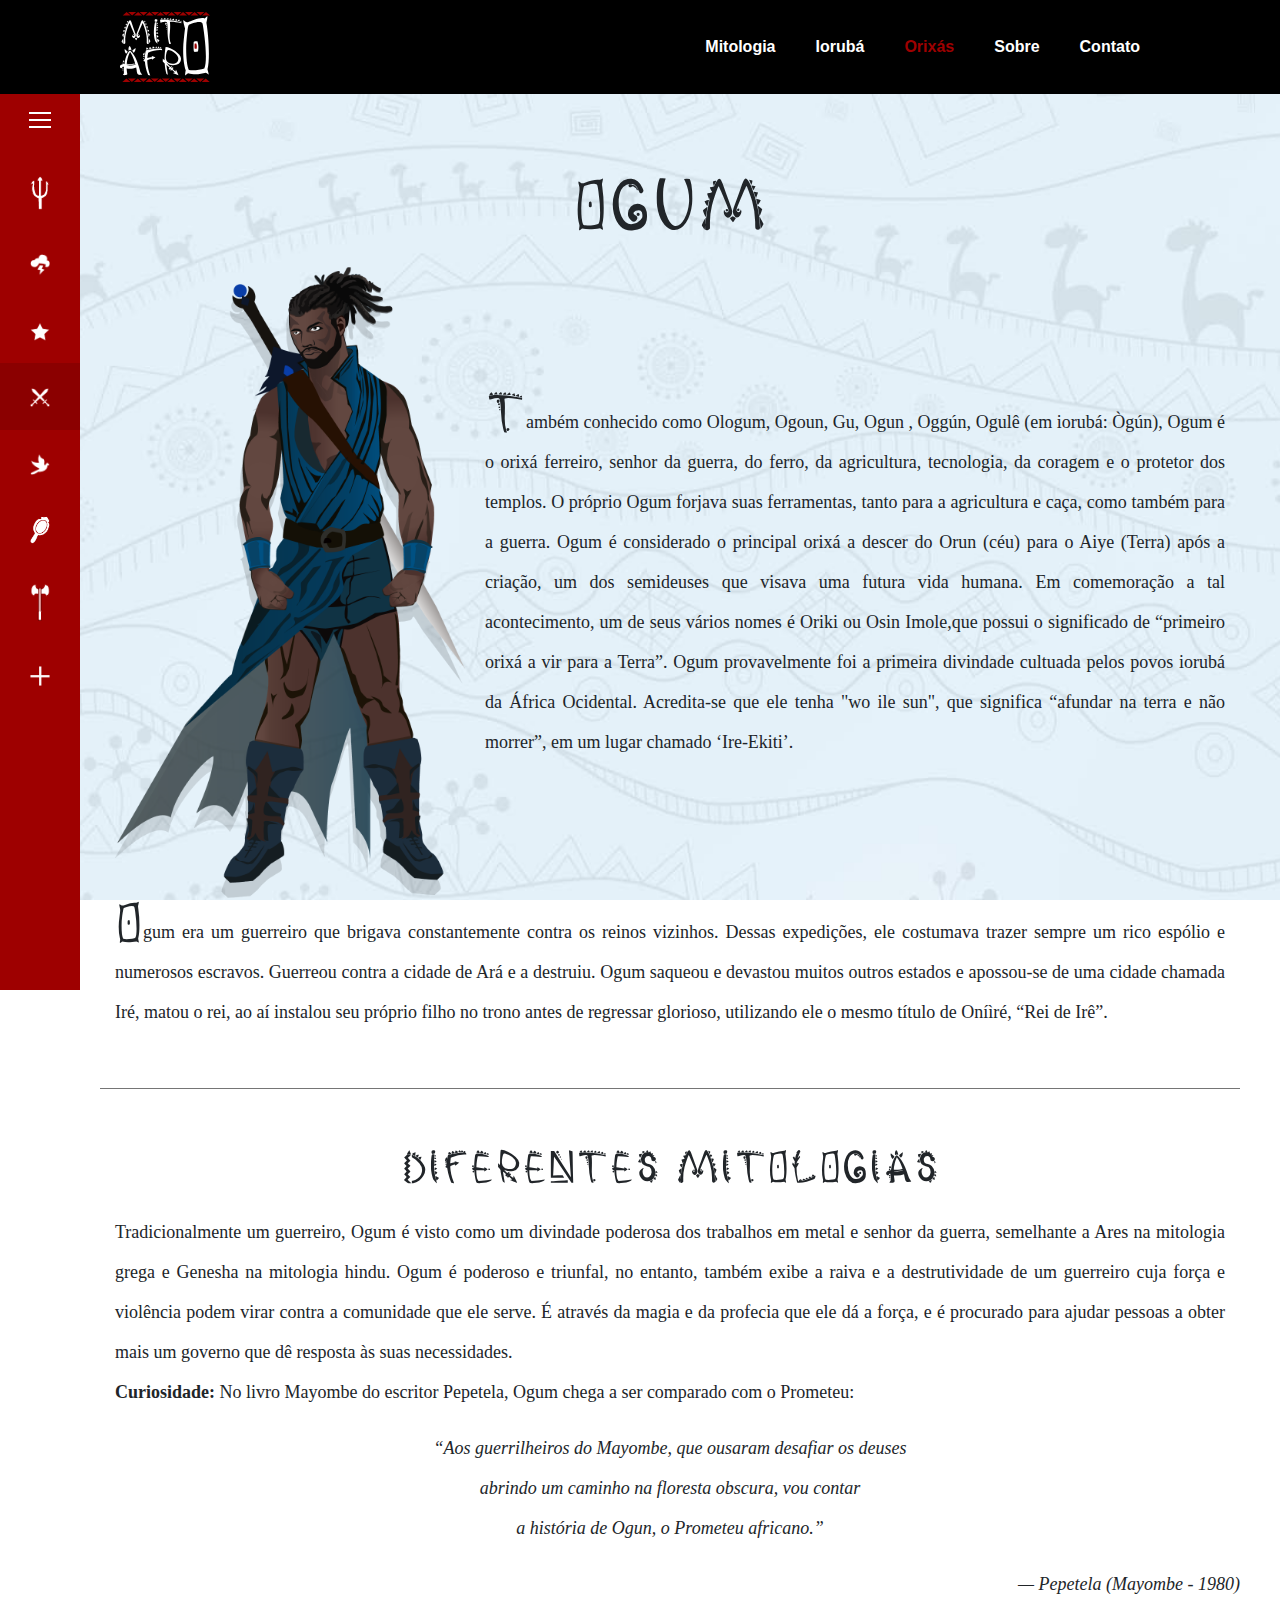
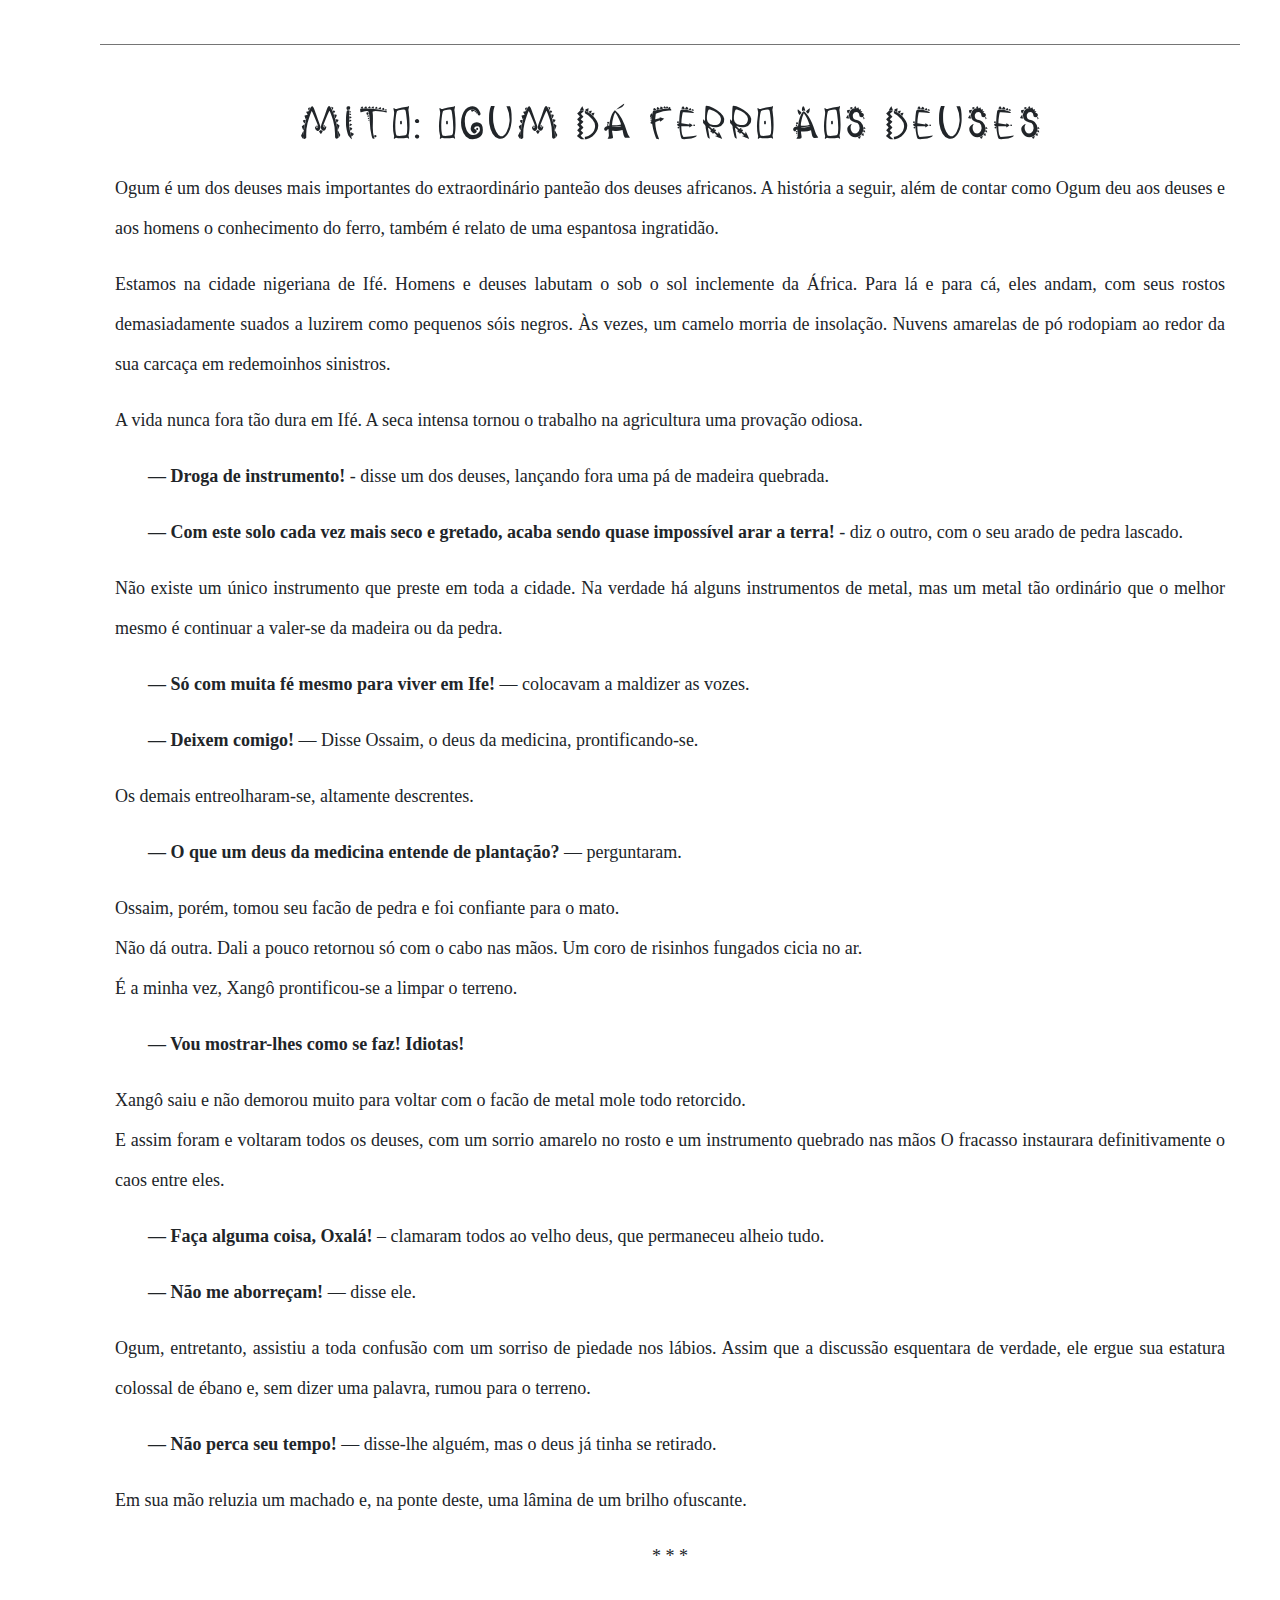
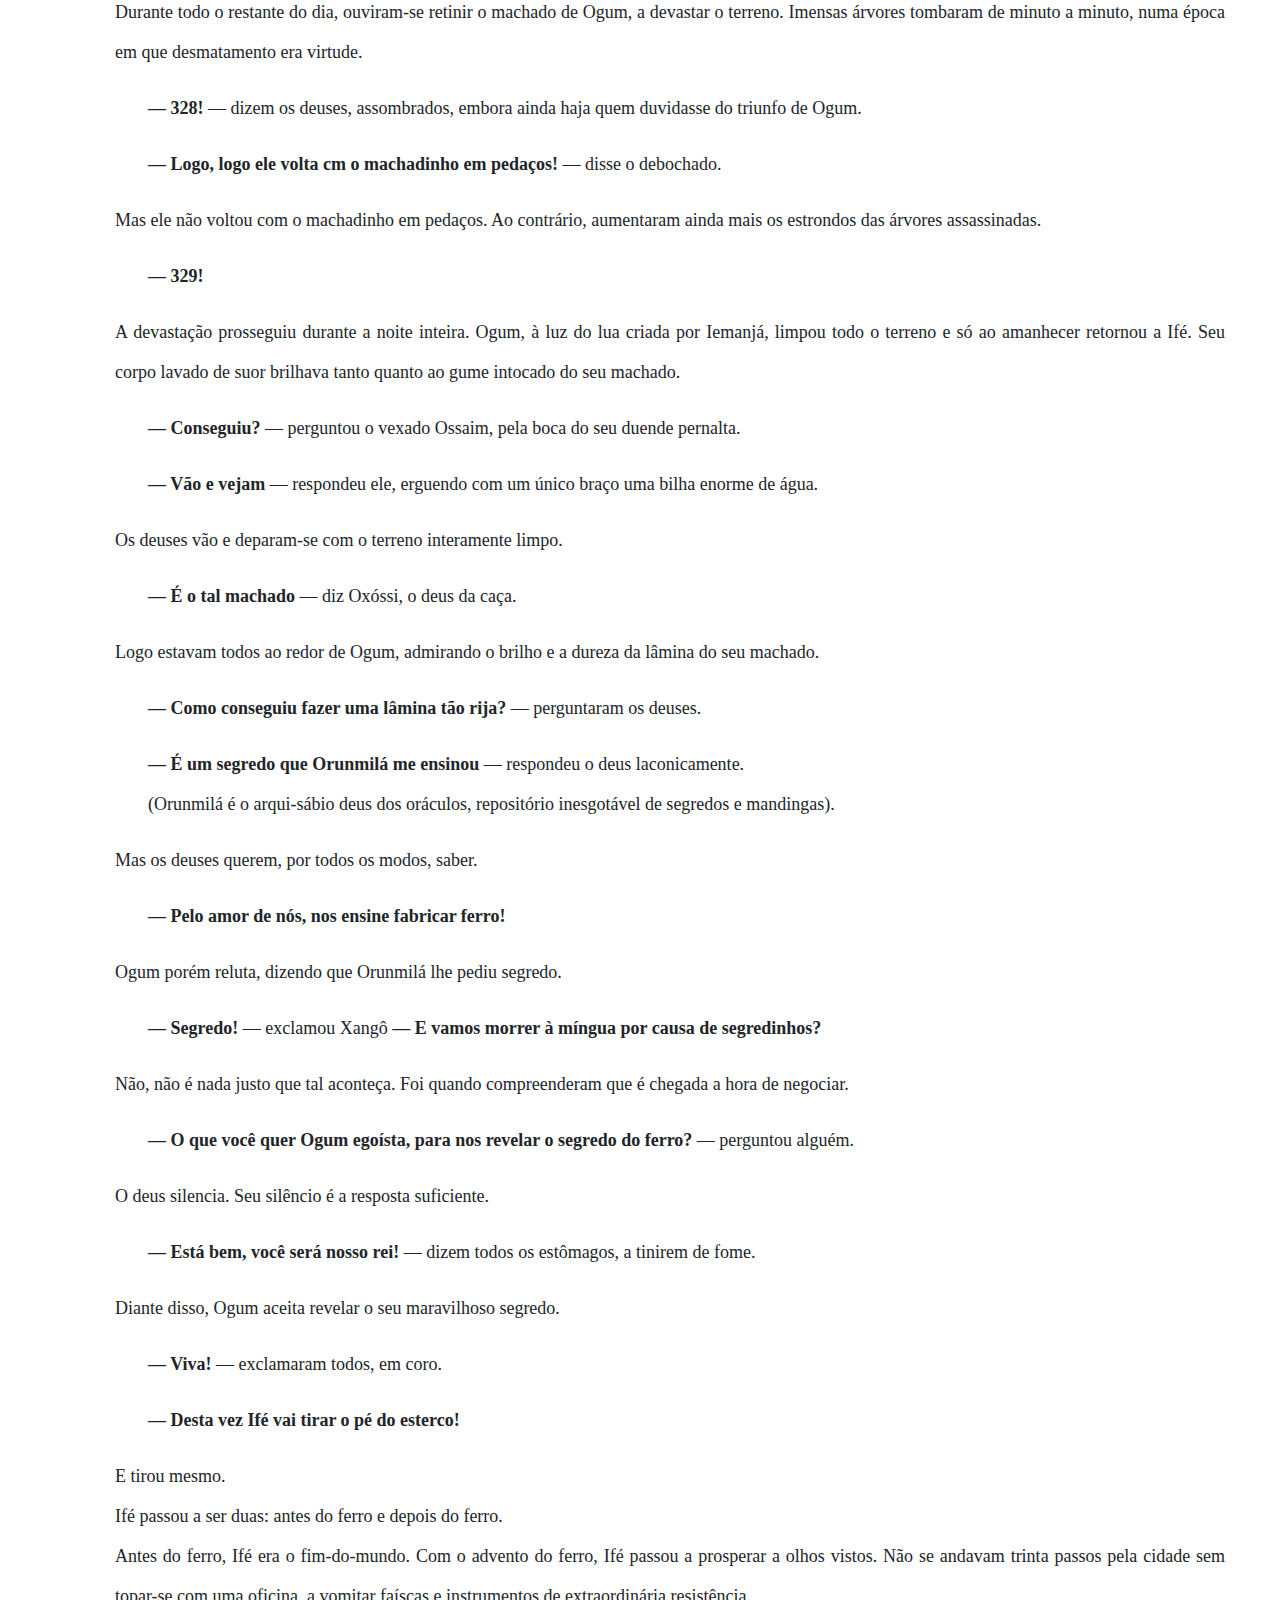
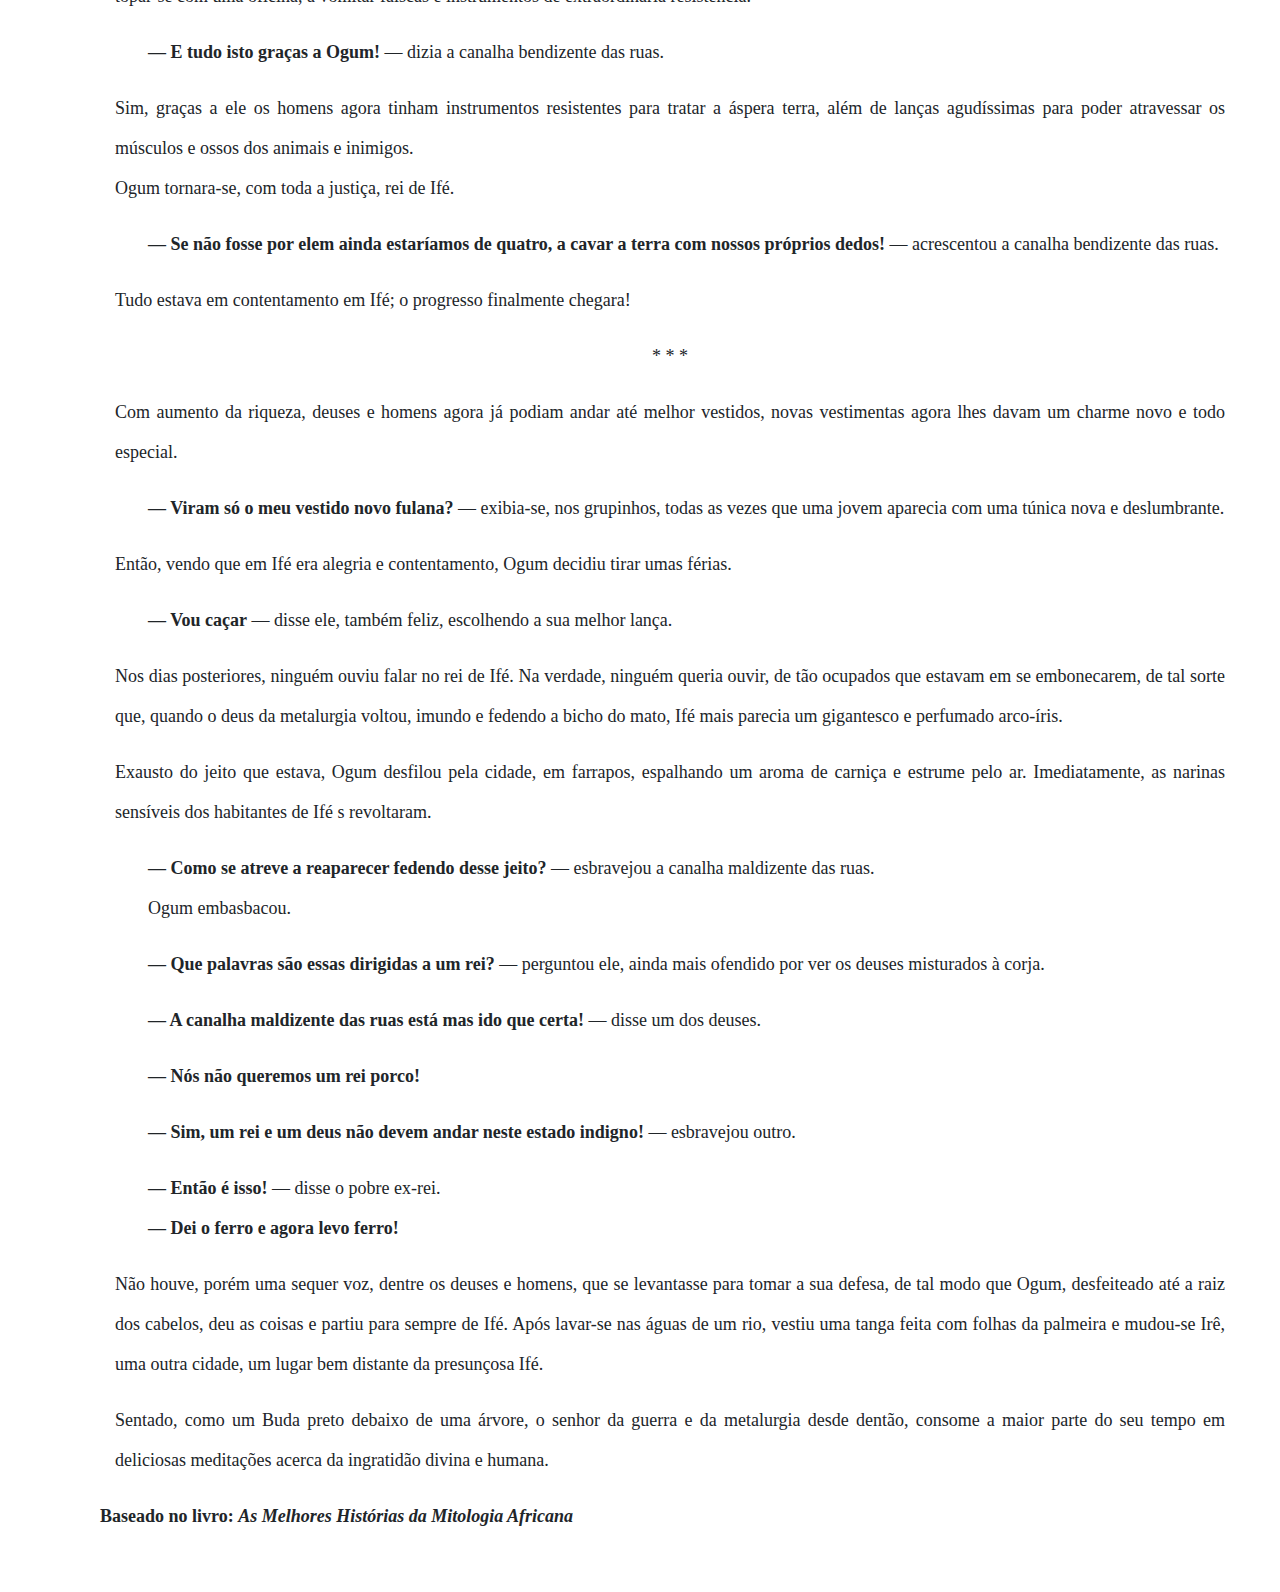
<file: Ogum.html>
<!DOCTYPE html>
<html>

<head>
    <meta http-equiv="Content-Type" content="text/html; charset=utf-8" />
    <meta name="description" content="Também conhecido como Ologum, Ogoun,
    Gu, Ogun , Oggún, Ogulê (em iorubá: Ògún), Ogum é o orixá ferreiro, senhor da guerra, do ferro, da
    agricultura, tecnologia, da coragem e o protetor dos templos. O próprio Ogum forjava suas
    ferramentas, tanto para a agricultura e caça, como também para a guerra.">
    <meta name="keywords" content="Ogum, Orixás, O que são orixás?">
    <meta name="author" content="Bernardo Pereira, Guilherme Santos, Joel da Silva, Júlio">
    <meta name="viewport" content="width=device-width, initial-scale=1.0">
    <link rel="shortcut icon" href="assets/img/logo-mobile-vermelho.png" type="image/x-png">
    <title>Ogum</title>

    <!-- CSS do Bootstrap -->
    <link rel="stylesheet" href="assets/node_modules/bootstrap/compiler/bootstrap.css">
    <!-- CSS PADRÃO -->
    <link rel="stylesheet" href="assets/css/style_padrao.css">
    <!-- CSS ORIXÁS -->
    <link rel="stylesheet" href="assets/css/style_orixas.css">
    <!-- CSS COR-AZUL -->
    <link rel="stylesheet" href="assets/css/style_cor-azul-deuses.css">
    <!-- Fonte Awesome -->
    <link rel="stylesheet" href="assets/node_modules/fontawesome-free-5.2.0/css/all.css">

    <!-- Global site tag (gtag.js) - Google Analytics -->
    <script async src="https://www.googletagmanager.com/gtag/js?id=UA-130651800-1"></script>
    <script>
        window.dataLayer = window.dataLayer || [];
        function gtag() { dataLayer.push(arguments); }
        gtag('js', new Date());

        gtag('config', 'UA-130651800-1');
    </script>
</head>

<body>

    <!-- HEADER - Menu -->
    <header>
        <a href="index.html"><img class="logo_Desk" src="assets/img/logo_desk_vermelho_pagina.svg" alt=""></a>
        <a href="index.html"><img class="logo_Mob" src="assets/img/logo-mobile-vermelho.svg" alt=""></a>

        <nav class="font-weight-bold">
            <ul>
                <li><a href="Mitologia.html">Mitologia</a></li>
                <li><a href="Cultura.html">Iorubá</a></li>
                <li><a href="Orixas.html" class="active">Orixás</a></li>
                <li><a href="Sobre.html">Sobre</a></li>
                <li><a href="Contato.html">Contato</a></li>
            </ul>
        </nav>

        <!--Botão Menu Mobile-->
        <div class="menu-toggle">
            <span></span>
            <span></span>
            <span></span>
            <span></span>
            <span></span>
            <span></span>
        </div>

    </header>

    <div class="wrapper">

        <nav id="sidebar" class="active">

            <div class="sidebar-header text-center">

                <button type="button" id="sidebarCollapse" class="navbar-btn active">
                    <span></span>
                    <span></span>
                    <span></span>
                </button>

            </div>

            <ul class="list-unstyled components">

                <li>
                    <a href="Exu.html">
                        <img class="Icons" src="assets/img/Icones_Orixas/Tridente-Exu.png">
                        <p>Exu</p>
                    </a>
                </li>

                <li>
                    <a href="Iansa.html">
                        <img class="Icons" src="assets/img/Icones_Orixas/Trovao-Iansa.png">
                        <p>Iansã</p>
                    </a>
                </li>

                <li>
                    <a href="Iemanja.html">
                        <img class="Icons" src="assets/img/Icones_Orixas/Estrela-Iemanja.png">
                        <p>Iemanjá</p>
                    </a>
                </li>

                <li  class="active">
                    <a href="Ogum.html">
                        <img class="Icons" src="assets/img/Icones_Orixas/Espadas-Ogum.png">
                        <p>Ogum</p>
                    </a>
                </li>

                <li>
                    <a href="Oxala.html">
                        <img class="Icons" src="assets/img/Icones_Orixas/Pomba-Oxala.png">
                        <p>Oxalá</p>
                    </a>
                </li>

                <li>
                    <a href="Oxum.html">
                        <img class="Icons" src="assets/img/Icones_Orixas/Espelho-Oxum.png">
                        <p>Oxum</p>
                    </a>
                </li>

                <li>
                    <a href="Xango.html">
                        <img class="Icons" src="assets/img/Icones_Orixas/Machado-Xango.png">
                        <p>Xangô</p>
                    </a>
                </li>

                <li>
                    <a href="Outros_Orixas.html">
                        <img class="Icons" src="assets/img/Icones_Orixas/Mais.png">
                        <p>Orixás</p>
                    </a>
                </li>

            </ul>

        </nav>

        <div id="bolinha">
            <img src="assets/img/Botão2.png">
        </div>
		
		<div id="bolinha2">
		<img src="assets/img/Botão1.png">
		</div>

        <div id="menu_bolinha">
            <ul>
                <li>
                    <a href="Exu.html">
                        <img class="Icons" src="assets/img/Icones_Orixas/Tridente-Exu.png">
                        <p>Exu</p>
                    </a>
                </li>

                <li>
                    <a href="Orixas-Iansa.html">
                        <img class="Icons" src="assets/img/Icones_Orixas/Trovao-Iansa.png">
                        <p>Iansã</p>
                    </a>
                </li>

                <li>
                    <a href="Iemanja.html">
                        <img class="Icons" src="assets/img/Icones_Orixas/Estrela-Iemanja.png">
                        <p>Iemanjá</p>
                    </a>
                </li>

                <li>
                    <a href="Ogum.html">
                        <img class="Icons" src="assets/img/Icones_Orixas/Espadas-Ogum.png">
                        <p>Ogum</p>
                    </a>
                </li>

                <li>
                    <a href="Oxala.html">
                        <img class="Icons" src="assets/img/Icones_Orixas/Pomba-Oxala.png">
                        <p>Oxalá</p>
                    </a>
                </li>

                <li>
                    <a href="Oxum.html">
                        <img class="Icons" src="assets/img/Icones_Orixas/Espelho-Oxum.png">
                        <p>Oxum</p>
                    </a>
                </li>

                <li>
                    <a href="#">
                        <img class="Icons" src="assets/img/Icones_Orixas/Machado-Xango.png">
                        <p>Xangô</p>
                    </a>
                </li>

                <li>
                    <a href="Outros_Orixas.html">
                        <img class="Icons" src="assets/img/Icones_Orixas/Mais.png">
                        <p>Orixás</p>
                    </a>
                </li>

            </ul>
        </div>

        <!-- Conteúdo -->

        <div id="content" class="active">

            <h1 class="text-center my-3 Titulo">Ogum</h1>

            <div class="col-12 media align-items-center flex-column flex-md-row">

                <img class="Desenhos" src="assets/img/ogum.png">

                <p class="p_dest text-justify texto media-body orixa_descricao">Também conhecido como Ologum, Ogoun,
                    Gu, Ogun , Oggún, Ogulê (em iorubá: Ògún), Ogum é o orixá ferreiro, senhor da guerra, do ferro, da
                    agricultura, tecnologia, da coragem e o protetor dos templos. O próprio Ogum forjava suas
                    ferramentas, tanto para a agricultura e caça, como também para a guerra. Ogum é considerado o
                    principal orixá a descer do Orun (céu) para o Aiye (Terra) após a criação, um dos semideuses que
                    visava uma futura vida humana. Em comemoração a tal acontecimento, um de seus vários nomes é Oriki
                    ou Osin Imole,que possui o significado de “primeiro orixá a vir para a Terra”. Ogum provavelmente
                    foi a primeira divindade cultuada pelos povos iorubá da África Ocidental. Acredita-se que ele tenha
                    "wo ile sun", que significa “afundar na terra e não morrer”, em um lugar chamado ‘Ire-Ekiti’.</p>

            </div>

            <div class="col-12 media align-items-center flex-column flex-md-row">
                <p class="p_dest text-justify texto media-body">Ogum era um guerreiro que brigava
                    constantemente contra os reinos vizinhos. Dessas expedições, ele costumava trazer sempre um rico
                    espólio e numerosos escravos. Guerreou contra a cidade de Ará e a destruiu. Ogum saqueou e devastou
                    muitos outros estados e apossou-se de uma cidade chamada Iré, matou o rei, ao aí instalou seu
                    próprio filho no trono antes de regressar glorioso, utilizando ele o mesmo título de Oníìré, “Rei
                    de Irê”. </p>
            </div>

            <div class="line"></div>

            <h1 class="Subtitulo mb-3 text-center">Diferentes Mitologias</h1>

            <div class="col-12 media align-items-center flex-column flex-lg-row">
                <p class="text-justify texto">Tradicionalmente um guerreiro, Ogum é visto como um divindade poderosa
                    dos trabalhos em metal e senhor da guerra, semelhante a Ares na mitologia grega e Genesha na
                    mitologia hindu. Ogum é poderoso e triunfal, no entanto, também exibe a raiva e a destrutividade de
                    um guerreiro cuja força e violência podem virar contra a comunidade que ele serve. É através da
                    magia e da profecia que ele dá a força, e é procurado para ajudar pessoas a obter mais um governo
                    que dê resposta às suas necessidades.
                    <br><b>Curiosidade:</b> No livro Mayombe do escritor Pepetela, Ogum chega a ser comparado com o
                    Prometeu:
                </p>
            </div>

            <p class="text-center texto font-italic">“Aos guerrilheiros do Mayombe, que ousaram desafiar os deuses <br>abrindo
                um caminho na floresta obscura, vou contar <br> a história de Ogun, o Prometeu africano.”</p>
            <p class="text-right texto font-italic">— Pepetela (Mayombe - 1980)</p>

            <div class="line"></div>

            <h1 class="Subtitulo mb-3 text-center">Mito: Ogum dá ferro aos deuses</h1>

            <div class="col-12 media align-items-center flex-column flex-lg-row">
                <p class="text-justify texto">Ogum é um dos deuses mais importantes do extraordinário panteão dos
                    deuses africanos. A história a seguir, além de contar como Ogum deu aos deuses e aos homens o
                    conhecimento do ferro, também é relato de uma espantosa ingratidão.
                </p>
            </div>

            <div class="col-12 media align-items-center flex-column flex-lg-row">
                <p class="text-justify texto">Estamos na cidade nigeriana de Ifé. Homens e deuses labutam o sob o sol
                    inclemente da África. Para lá e para cá, eles andam, com seus rostos demasiadamente suados a
                    luzirem como pequenos sóis negros. Às vezes, um camelo morria de insolação. Nuvens amarelas de pó
                    rodopiam ao redor da sua carcaça em redemoinhos sinistros.
                </p>
            </div>

            <div class="col-12 media align-items-center flex-column flex-lg-row">
                <p class="text-justify texto">A vida nunca fora tão dura em Ifé. A seca intensa tornou o trabalho na
                    agricultura uma provação odiosa.
                </p>
            </div>

            <p class="texto frases"><b>— Droga de instrumento!</b> - disse um dos deuses, lançando fora uma pá de
                madeira quebrada.</p>
            <p class="texto frases"><b>— Com este solo cada vez mais seco e gretado, acaba sendo quase impossível arar
                    a terra!</b> - diz o outro, com o seu arado de pedra lascado.</p>

            <div class="col-12 media align-items-center flex-column flex-lg-row">
                <p class="text-justify texto">Não existe um único instrumento que preste em toda a cidade. Na verdade
                    há alguns instrumentos de metal, mas um metal tão ordinário que o melhor mesmo é continuar a
                    valer-se da madeira ou da pedra.
                </p>
            </div>

            <p class="texto frases"><b>— Só com muita fé mesmo para viver em Ife!</b> — colocavam a maldizer as vozes.</p>

            <p class="texto frases"><b>— Deixem comigo!</b> — Disse Ossaim, o deus da medicina, prontificando-se.</p>

            <div class="col-12 media align-items-center flex-column flex-lg-row">
                <p class="texto text-justify">Os demais entreolharam-se, altamente descrentes.</p>
            </div>

            <p class="texto frases"><b>— O que um deus da medicina entende de plantação?</b> — perguntaram.</p>

            <div class="col-12 media align-items-center flex-column flex-lg-row">
                <p class="texto text-justify">Ossaim, porém, tomou seu facão de pedra e foi confiante para o mato.
                    <br>Não dá outra. Dali a pouco retornou só com o cabo nas mãos. Um coro de risinhos fungados cicia
                    no ar.
                    <br>É a minha vez, Xangô prontificou-se a limpar o terreno.
                </p>
            </div>

            <p class="texto frases"><b>— Vou mostrar-lhes como se faz! Idiotas!</b></p>

            <div class="col-12 media align-items-center flex-column flex-lg-row">
                <p class="texto text-justify">Xangô saiu e não demorou muito para voltar com o facão de metal mole todo
                    retorcido.
                    <br>E assim foram e voltaram todos os deuses, com um sorrio amarelo no rosto e um instrumento
                    quebrado nas mãos O fracasso instaurara definitivamente o caos entre eles.
                </p>
            </div>

            <p class="texto frases"><b>— Faça alguma coisa, Oxalá!</b> – clamaram todos ao velho deus, que permaneceu
                alheio tudo. </p>

            <p class="texto frases"><b>— Não me aborreçam!</b> — disse ele.</p>

            <div class="col-12 media align-items-center flex-column flex-lg-row">
                <p class="texto text-justify">Ogum, entretanto, assistiu a toda confusão com um sorriso de piedade nos
                    lábios. Assim que a discussão esquentara de verdade, ele ergue sua estatura colossal de ébano e,
                    sem dizer uma palavra, rumou para o terreno.</p>
            </div>

            <p class="texto frases"><b>— Não perca seu tempo!</b> — disse-lhe alguém, mas o deus já tinha se retirado.</p>

            <div class="col-12 media align-items-center flex-column flex-lg-row">
                <p class="texto text-justify">Em sua mão reluzia um machado e, na ponte deste, uma lâmina de um brilho
                    ofuscante. </p>
            </div>

            <p class="texto text-center">* * *</p>

            <div class="col-12 media align-items-center flex-column flex-lg-row">
                <p class="texto text-justify">Durante todo o restante do dia, ouviram-se retinir o machado de Ogum, a
                    devastar o terreno. Imensas árvores tombaram de minuto a minuto, numa época em que desmatamento era
                    virtude.</p>
            </div>

            <p class="texto frases"><b>— 328!</b> — dizem os deuses, assombrados, embora ainda haja quem duvidasse do
                triunfo de Ogum.</p>

            <p class="texto frases"><b>— Logo, logo ele volta cm o machadinho em pedaços!</b> — disse o debochado.</p>

            <div class="col-12 media align-items-center flex-column flex-lg-row">
                <p class="texto text-justify">Mas ele não voltou com o machadinho em pedaços. Ao contrário, aumentaram
                    ainda mais os estrondos das árvores assassinadas.</p>
            </div>

            <p class="texto frases"><b>— 329!</b></p>

            <div class="col-12 media align-items-center flex-column flex-lg-row">
                <p class="texto text-justify">A devastação prosseguiu durante a noite inteira. Ogum, à luz do lua
                    criada por Iemanjá, limpou todo o terreno e só ao amanhecer retornou a Ifé. Seu corpo lavado de
                    suor brilhava tanto quanto ao gume intocado do seu machado.</p>
            </div>

            <p class="texto frases"><b>— Conseguiu?</b> — perguntou o vexado Ossaim, pela boca do seu duende pernalta.</p>

            <p class="texto frases"><b>— Vão e vejam</b> — respondeu ele, erguendo com um único braço uma bilha enorme
                de água.</p>

            <div class="col-12 media align-items-center flex-column flex-lg-row">
                <p class="texto text-justify">Os deuses vão e deparam-se com o terreno interamente limpo.</p>
            </div>

            <p class="texto frases"><b>— É o tal machado</b> — diz Oxóssi, o deus da caça.</p>

            <div class="col-12 media align-items-center flex-column flex-lg-row">
                <p class="texto text-justify">Logo estavam todos ao redor de Ogum, admirando o brilho e a dureza da
                    lâmina do seu machado.</p>
            </div>

            <p class="texto frases"><b>— Como conseguiu fazer uma lâmina tão rija?</b> — perguntaram os deuses.</p>

            <p class="texto frases"><b>— É um segredo que Orunmilá me ensinou</b> — respondeu o deus laconicamente.
                <br>(Orunmilá é o arqui-sábio deus dos oráculos, repositório inesgotável de segredos e mandingas).</p>

            <div class="col-12 media align-items-center flex-column flex-lg-row">
                <p class="texto texrt-justify">Mas os deuses querem, por todos os modos, saber.</p>
            </div>

            <p class="texto frases"><b>— Pelo amor de nós, nos ensine fabricar ferro!</b></p>

            <div class="col-12 media align-items-center flex-column flex-lg-row">
                <p class="texto text-justify">Ogum porém reluta, dizendo que Orunmilá lhe pediu segredo.</p>
            </div>

            <p class="texto frases"><b>— Segredo!</b> — exclamou Xangô <b>— E vamos morrer à míngua por causa de
                    segredinhos? </b></p>

            <div class="col-12 media align-items-center flex-column flex-lg-row">
                <p class="texto text-justify">Não, não é nada justo que tal aconteça. Foi quando compreenderam que é
                    chegada a hora de negociar.</p>
            </div>

            <p class="texto frases"><b>— O que você quer Ogum egoísta, para nos revelar o segredo do ferro?</b> —
                perguntou alguém.</p>

            <div class="col-12 media align-items-center flex-column flex-lg-row">
                <p class="texto text-justify">O deus silencia. Seu silêncio é a resposta suficiente.</p>
            </div>

            <p class="texto frases"><b>— Está bem, você será nosso rei!</b> — dizem todos os estômagos, a tinirem de
                fome.</p>

            <div class="col-12 media align-items-center flex-column flex-lg-row">
                <p class="texto text-justify">Diante disso, Ogum aceita revelar o seu maravilhoso segredo.</p>
            </div>

            <p class="texto frases"><b>— Viva! </b> — exclamaram todos, em coro.</p>

            <p class="texto frases"><b>— Desta vez Ifé vai tirar o pé do esterco!</b></p>

            <div class="col-12 media align-items-center flex-column flex-lg-row">
                <p class="texto text-justify">E tirou mesmo.
                    <br>Ifé passou a ser duas: antes do ferro e depois do ferro.
                    <br>Antes do ferro, Ifé era o fim-do-mundo. Com o advento do ferro, Ifé passou a prosperar a olhos
                    vistos. Não se andavam trinta passos pela cidade sem topar-se com uma oficina, a vomitar faíscas e
                    instrumentos de extraordinária resistência.
                </p>
            </div>

            <p class="texto frases"><b>— E tudo isto graças a Ogum!</b> — dizia a canalha bendizente das ruas.</p>

            <div class="col-12 media align-items-center flex-column flex-lg-row">
                <p class="texto text-justify">Sim, graças a ele os homens agora tinham instrumentos resistentes para
                    tratar a áspera terra, além de lanças agudíssimas para poder atravessar os músculos e ossos dos
                    animais e inimigos.
                    <br>Ogum tornara-se, com toda a justiça, rei de Ifé.
                </p>
            </div>

            <p class="texto frases"><b>— Se não fosse por elem ainda estaríamos de quatro, a cavar a terra com nossos
                    próprios dedos!</b> — acrescentou a canalha bendizente das ruas.

                <div class="col-12 media align-items-center flex-column flex-lg-row">
                    <p class="texto text-justify">Tudo estava em contentamento em Ifé; o progresso finalmente chegara!</p>
                </div>

                <p class="texto text-center">* * *</p>

                <div class="col-12 media align-items-center flex-column flex-lg-row">
                    <p class="texto text-justify">Com aumento da riqueza, deuses e homens agora já podiam andar até
                        melhor vestidos, novas vestimentas agora lhes davam um charme novo e todo especial.</p>
                </div>

                <p class="texto frases"><b>— Viram só o meu vestido novo fulana?</b> — exibia-se, nos grupinhos, todas
                    as vezes que uma jovem aparecia com uma túnica nova e deslumbrante.</p>

                <div class="col-12 media align-items-center flex-column flex-lg-row">
                    <p class="texto text-justify">Então, vendo que em Ifé era alegria e contentamento, Ogum decidiu
                        tirar umas férias.</p>
                </div>

                <p class="texto frases"><b>— Vou caçar</b> — disse ele, também feliz, escolhendo a sua melhor lança.</p>

                <div class="col-12 media align-items-center flex-column flex-lg-row">
                    <p class="texto text-justify">Nos dias posteriores, ninguém ouviu falar no rei de Ifé. Na verdade,
                        ninguém queria ouvir, de tão ocupados que estavam em se embonecarem, de tal sorte que, quando o
                        deus da metalurgia voltou, imundo e fedendo a bicho do mato, Ifé mais parecia um gigantesco e
                        perfumado arco-íris.</p>
                </div>

                <div class="col-12 media align-items-center flex-column flex-lg-row">
                    <p class="texto text-justify">Exausto do jeito que estava, Ogum desfilou pela cidade, em farrapos,
                        espalhando um aroma de carniça e estrume pelo ar. Imediatamente, as narinas sensíveis dos
                        habitantes de Ifé s revoltaram.</p>
                </div>

                <p class="texto frases"><b>— Como se atreve a reaparecer fedendo desse jeito?</b> — esbravejou a
                    canalha maldizente das ruas.
                    <br>Ogum embasbacou.</p>

                <p class="texto frases"><b>— Que palavras são essas dirigidas a um rei?</b> — perguntou ele, ainda mais
                    ofendido por ver os deuses misturados à corja. </p>

                <p class="texto frases"><b>— A canalha maldizente das ruas está mas ido que certa!</b> — disse um dos
                    deuses.</p>

                <p class="texto frases"><b>— Nós não queremos um rei porco!</b></p>

                <p class="texto frases"><b>— Sim, um rei e um deus não devem andar neste estado indigno!</b> —
                    esbravejou outro.</p>

                <p class="texto frases"><b>— Então é isso!</b> — disse o pobre ex-rei.
                    <br><b>— Dei o ferro e agora levo ferro!</b></p>

                <div class="col-12 media align-items-center flex-column flex-lg-row">
                    <p class="texto text-justify">Não houve, porém uma sequer voz, dentre os deuses e homens, que se
                        levantasse para tomar a sua defesa, de tal modo que Ogum, desfeiteado até a raiz dos cabelos,
                        deu as coisas e partiu para sempre de Ifé. Após lavar-se nas águas de um rio, vestiu uma tanga
                        feita com folhas da palmeira e mudou-se Irê, uma outra cidade, um lugar bem distante da
                        presunçosa Ifé.</p>
                </div>

                <div class="col-12 media align-items-center flex-column flex-lg-row">
                    <p class="texto text-justify">Sentado, como um Buda preto debaixo de uma árvore, o senhor da guerra
                        e da metalurgia desde dentão, consome a maior parte do seu tempo em deliciosas meditações
                        acerca da ingratidão divina e humana.</p>
                </div>

                <p class="texto text-left"><b>Baseado no livro:</b> <b><i>As Melhores Histórias da Mitologia Africana</i></b>
                </p>

        </div>

    </div>

    <!-- Animação do Scroll (Conteúdo surgindo) -->
    <script type="text/javascript" src="assets/js/jquery-3.1.1.min.js"></script>
    <script type="text/javascript" src="assets/js/app.js"></script>


    <!-- JavaScript e Jquery -->
    <script src="assets/node_modules/jquery/dist/jquery.js"></script>
    <script src="assets/node_modules/popper.js/dist/popper.js"></script>
    <script src="assets/node_modules/bootstrap/dist/js/bootstrap.js"></script>

    <!-- Menu Toggle - Transformação do conteúdo -->
    <script type="text/javascript">
        $(document).ready(function () {
            $('#sidebarCollapse').on('click', function () {
                $('#sidebar, #content').toggleClass('active');
                $(this).toggleClass('active');
            });
        });
    </script>

    <!-- Menu Toggle do Mobile - Fazer os dois ícones abrir o menu lateral -->
    <script type="text/javascript">
        $(document).ready(function () {
            $('#bolinha2, #bolinha').on('click', function () {
                $('#menu_bolinha').toggleClass('active');
                $(this).toggleClass('active');
            });
        });
    </script>

    <!-- Menu Toggle do Mobile - Fazer alternar o "X" e o ícone da África -->
    <script type="text/javascript">
        $(document).ready(function () {
            $('#bolinha2, #bolinha').on('click', function () {
                $('#bolinha2').toggleClass('active');
                $('#bolinha').toggleClass('active');
                $(this).toggleClass('active');
            });
        });
    </script>

    <!-- Menu responsivo -->
    <script type="text/javascript">
        $(document).ready(function () {
            $("#sidebar").mCustomScrollbar({
                theme: "minimal"
            });

            $('#sidebarCollapse').on('click', function () {
                $('#sidebar, #content').toggleClass('active');
                $('.collapse.in').toggleClass('in');
                $('a[aria-expanded=true]').attr('aria-expanded', 'false');
            });
        });
    </script>


    <!--Script Menu-Toggle [Header]-->
    <script type="text/javascript">
        $(document).ready(function () {
            $('.menu-toggle').click(function () {
                $('.menu-toggle').toggleClass('active')
            })
        })
    </script>

    <!--Script Menu-Toggle [Nav]-->
    <script type="text/javascript">
        $(document).ready(function () {
            $('.menu-toggle').click(function () {
                $('nav').toggleClass('active')
            })
        })
    </script>

</body>

</html>
</file>
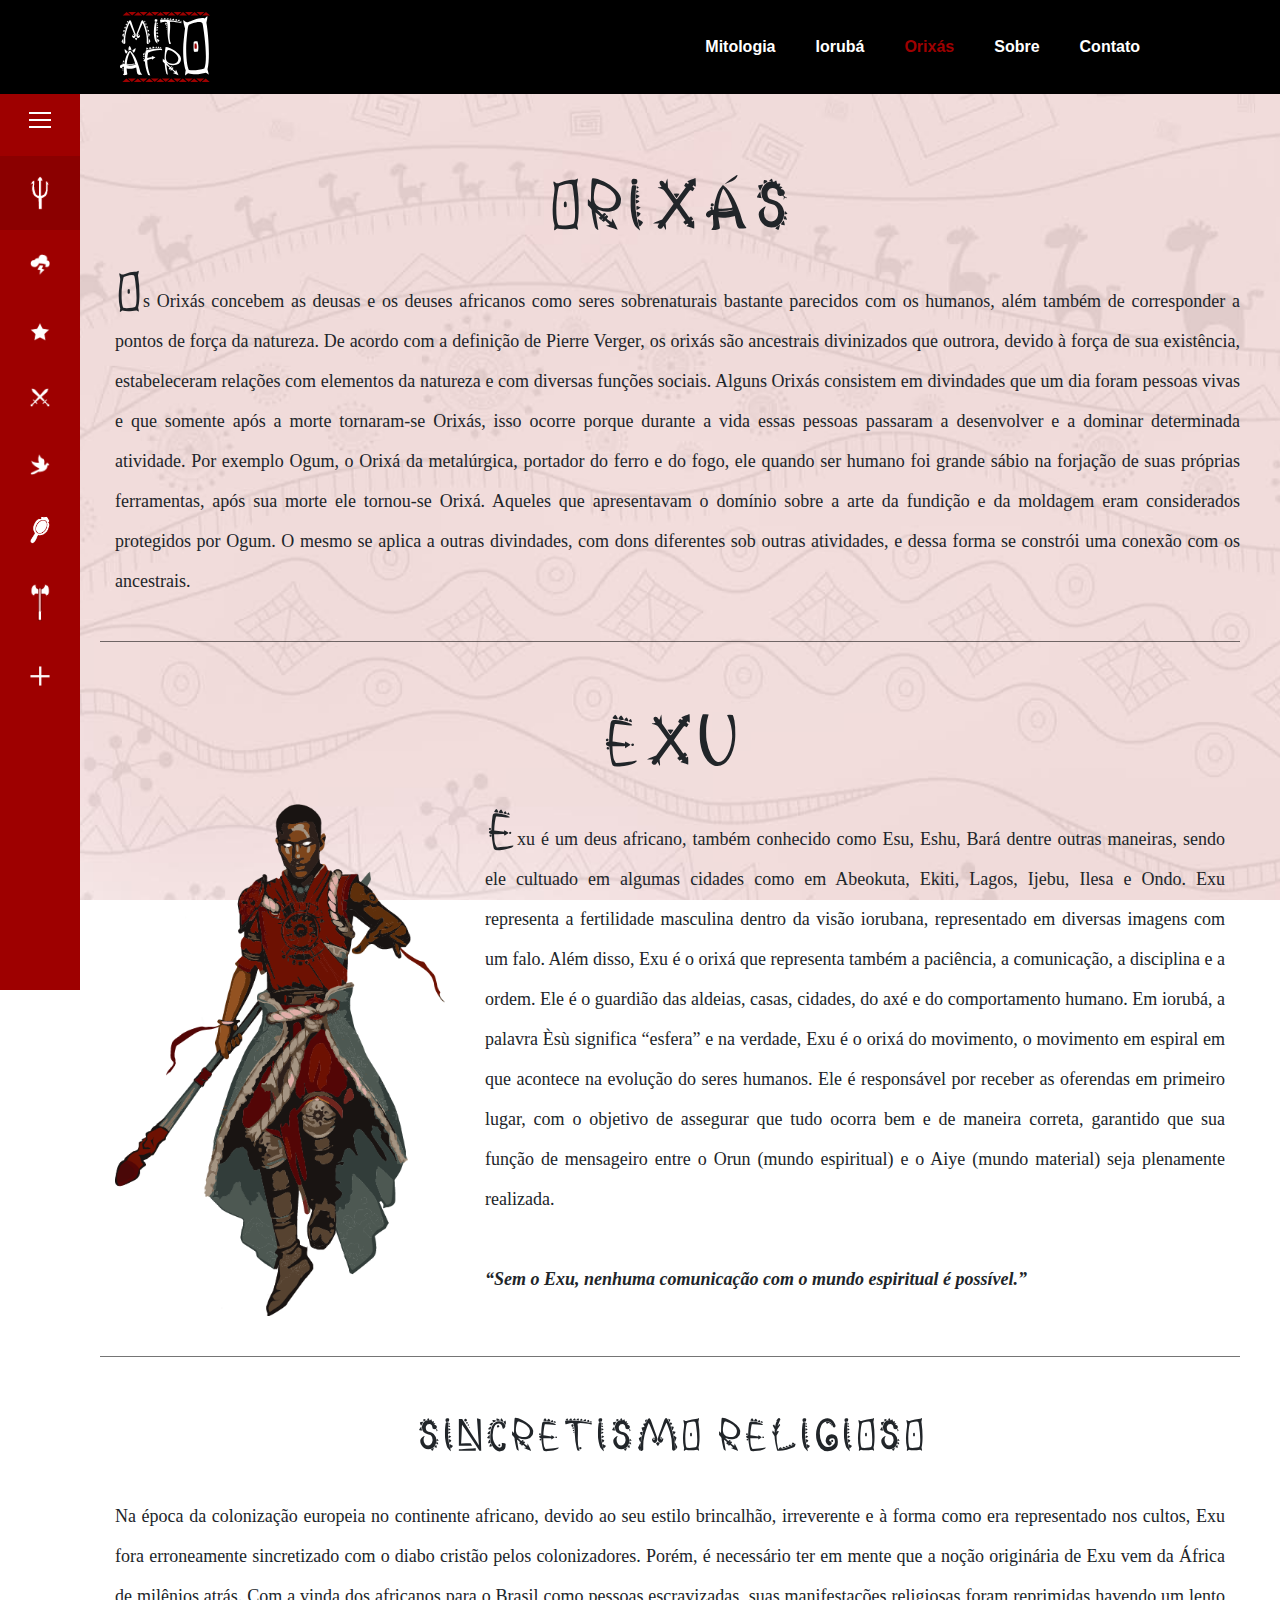
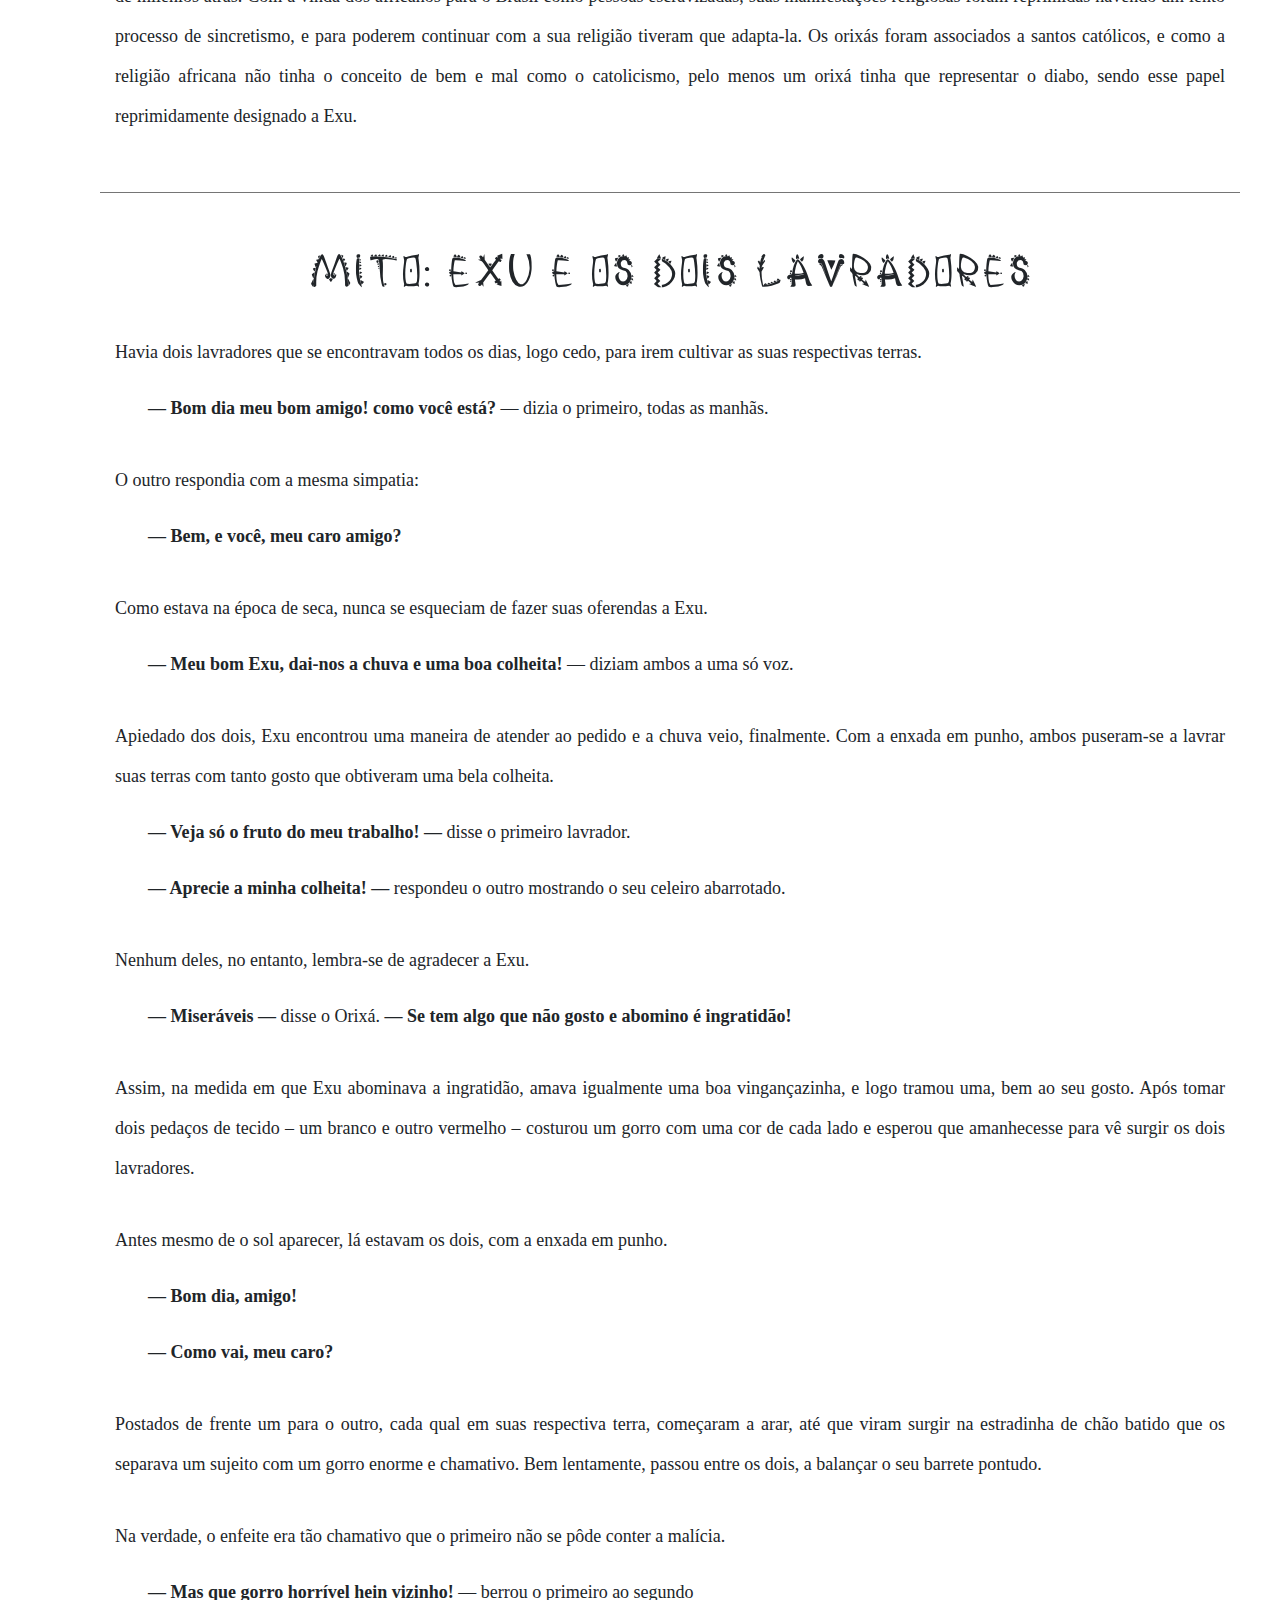
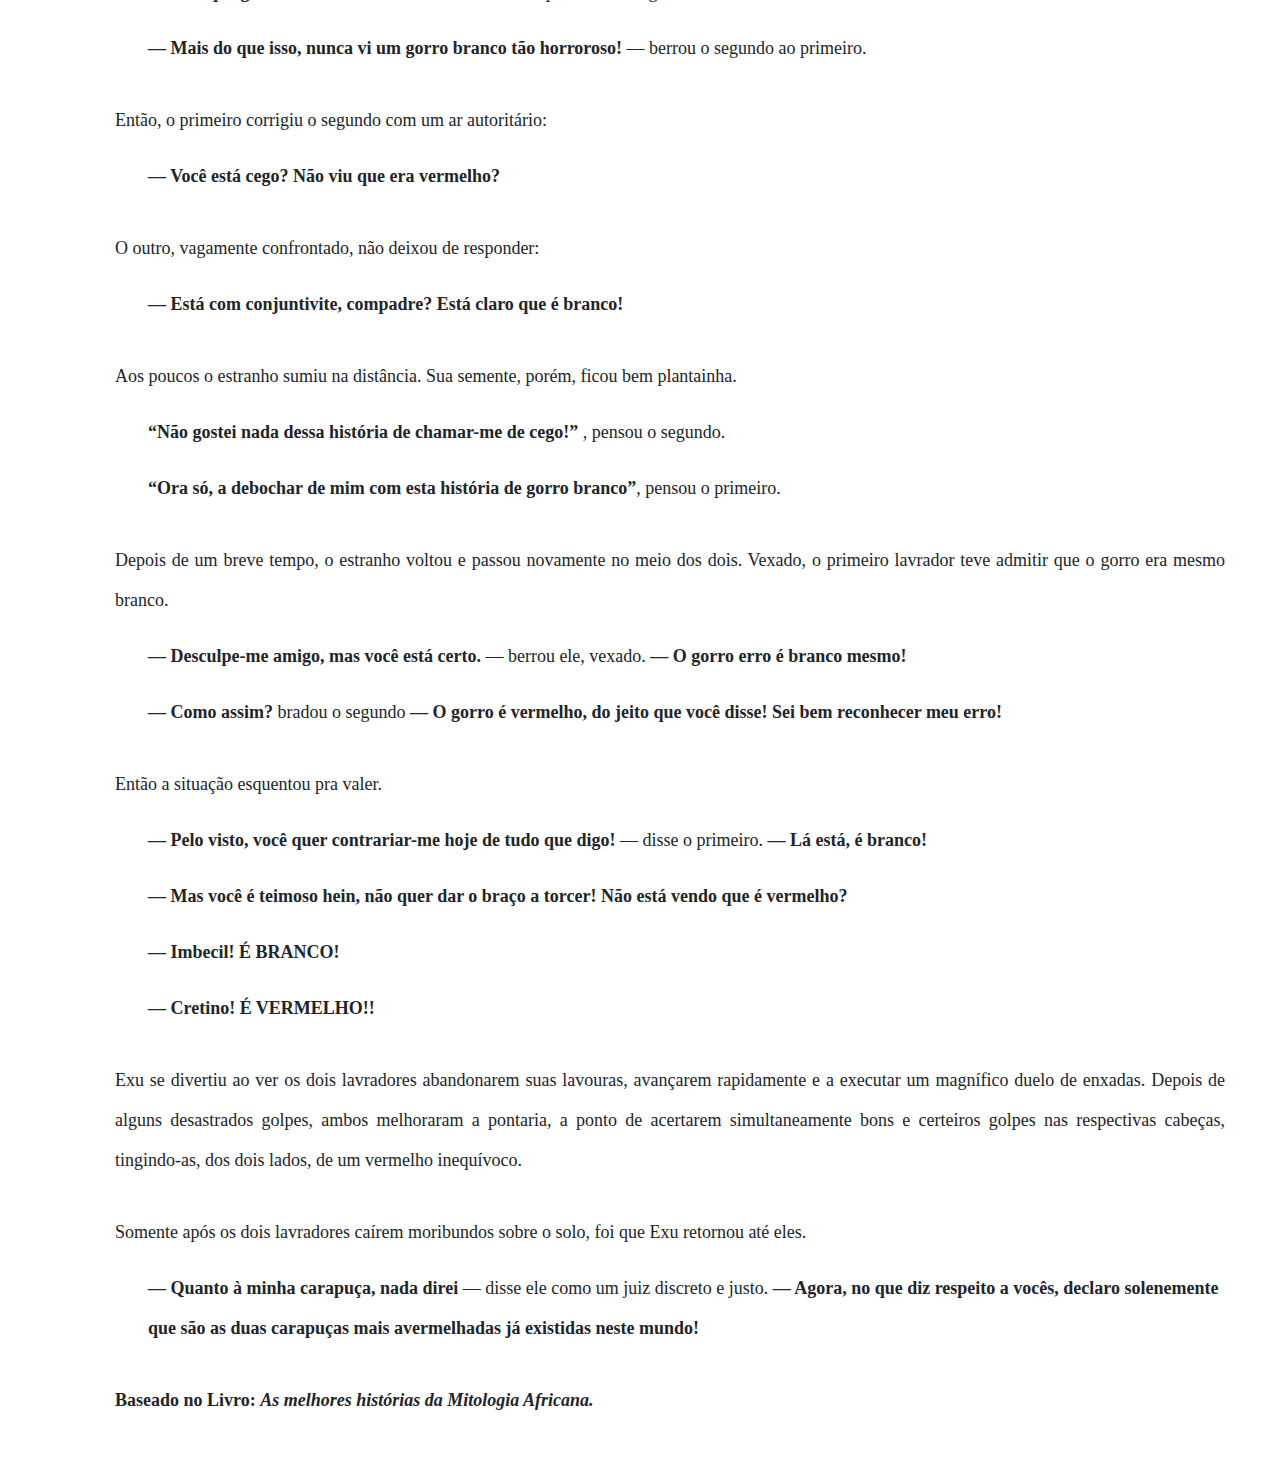
<file: Orixas.html>
<!DOCTYPE html>
<html>

<head>
    <meta http-equiv="Content-Type" content="text/html; charset=utf-8" />
    <meta name="description" content="Os Orixás concebem as deusas e os deuses africanos como seres
    sobrenaturais bastante parecidos com os humanos, além também de corresponder a pontos de força da
    natureza. De acordo com a definição de Pierre Verger, os orixás são ancestrais divinizados que outrora,
    devido à força de sua existência, estabeleceram relações com elementos da natureza e com diversas
    funções sociais.">
    <meta name="keywords" content="Mitologia Africana, Orixás, O que são orixás?">
    <meta name="author" content="Bernardo Pereira, Guilherme Santos, Joel da Silva, Júlio">
    <meta name="viewport" content="width=device-width, initial-scale=1.0">
    <link rel="shortcut icon" href="assets/img/logo-mobile-vermelho.png" type="image/x-png">
    <title>Exu</title>

    <!-- CSS BOOTSTRAP -->
    <link rel="stylesheet" href="assets/node_modules/bootstrap/compiler/bootstrap.css">
    <!-- CSS PADRÃO -->
    <link rel="stylesheet" href="assets/css/style_padrao.css">
    <!-- CSS ORIXÁS -->
    <link rel="stylesheet" href="assets/css/style_orixas.css">
    <!-- CSS EXU -->
    <link rel="stylesheet" href="assets/css/style_cor-vermelha.css">
    <!-- Fonte Awesome -->
    <link rel="stylesheet" href="assets/node_modules/fontawesome-free-5.2.0/css/all.css">

    <!-- Global site tag (gtag.js) - Google Analytics -->
    <script async src="https://www.googletagmanager.com/gtag/js?id=UA-130651800-1"></script>
    <script>
        window.dataLayer = window.dataLayer || [];
        function gtag() { dataLayer.push(arguments); }
        gtag('js', new Date());

        gtag('config', 'UA-130651800-1');
    </script>
</head>

<body>

    <!-- HEADER - Menu -->
    <header>
        <a href="index.html"><img class="logo_Desk" src="assets/img/logo_desk_vermelho_pagina.svg" alt=""></a>
        <a href="index.html"><img class="logo_Mob" src="assets/img/logo-mobile-vermelho.svg" alt=""></a>

        <nav class="font-weight-bold">
            <ul>
                <li><a href="Mitologia.html">Mitologia</a></li>
                <li><a href="Cultura.html">Iorubá</a></li>
                <li><a href="Orixas.html" class="active">Orixás</a></li>
                <li><a href="Sobre.html">Sobre</a></li>
                <li><a href="Contato.html">Contato</a></li>
            </ul>
        </nav>

        <!--Botão Menu Mobile-->
        <div class="menu-toggle">
            <span></span>
            <span></span>
            <span></span>
            <span></span>
            <span></span>
            <span></span>
        </div>
    </header>

    <div class="wrapper">

        <nav id="sidebar" class="active">

            <div class="sidebar-header text-center">

                <button type="button" id="sidebarCollapse" class="navbar-btn active">
                    <span></span>
                    <span></span>
                    <span></span>
                </button>

            </div>

            <ul class="list-unstyled components">

                <li class="active">
                    <a href="Exu.html">
                        <img class="Icons" src="assets/img/Icones_Orixas/Tridente-Exu.png">
                        <p>Exu</p>
                    </a>
                </li>

                <li>
                    <a href="Iansa.html">
                        <img class="Icons" src="assets/img/Icones_Orixas/Trovao-Iansa.png">
                        <p>Iansã</p>
                    </a>
                </li>

                <li>
                    <a href="Iemanja.html">
                        <img class="Icons" src="assets/img/Icones_Orixas/Estrela-Iemanja.png">
                        <p>Iemanjá</p>
                    </a>
                </li>

                <li>
                    <a href="Ogum.html">
                        <img class="Icons" src="assets/img/Icones_Orixas/Espadas-Ogum.png">
                        <p>Ogum</p>
                    </a>
                </li>

                <li>
                    <a href="Oxala.html">
                        <img class="Icons" src="assets/img/Icones_Orixas/Pomba-Oxala.png">
                        <p>Oxalá</p>
                    </a>
                </li>

                <li>
                    <a href="Oxum.html">
                        <img class="Icons" src="assets/img/Icones_Orixas/Espelho-Oxum.png">
                        <p>Oxum</p>
                    </a>
                </li>

                <li>
                        <a href="Xango.html">
                        <img class="Icons" src="assets/img/Icones_Orixas/Machado-Xango.png">
                        <p>Xangô</p>
                    </a>
                </li>
                       
                <li>
                    <a href="Outros_Orixas.html">
                        <img class="Icons" src="assets/img/Icones_Orixas/Mais.png">
                        <p>Orixás</p>
                    </a>
                </li>

            </ul>

        </nav>

        <div id="bolinha">
            <img src="assets/img/Botão2.png">
        </div>
		
		<div id="bolinha2">
		    <img src="assets/img/Botão1.png">
		</div>
		
        <div id="menu_bolinha">
            <ul>
                <li>
                    <a href="Exu.html">
                        <img class="Icons" src="assets/img/Icones_Orixas/Tridente-Exu.png">
                        <p>Exu</p>
                    </a>
                </li>

                <li>
                    <a href="Orixas-Iansa.html">
                        <img class="Icons" src="assets/img/Icones_Orixas/Trovao-Iansa.png">
                        <p>Iansã</p>
                    </a>
                </li>

                <li>
                    <a href="Iemanja.html">
                        <img class="Icons" src="assets/img/Icones_Orixas/Estrela-Iemanja.png">
                        <p>Iemanjá</p>
                    </a>
                </li>

                <li>
                    <a href="Ogum.html">
                        <img class="Icons" src="assets/img/Icones_Orixas/Espadas-Ogum.png">
                        <p>Ogum</p>
                    </a>
                </li>

                <li>
                    <a href="Oxala.html">
                        <img class="Icons" src="assets/img/Icones_Orixas/Pomba-Oxala.png">
                        <p>Oxalá</p>
                    </a>
                </li>

                <li>
                    <a href="Oxum.html">
                        <img class="Icons" src="assets/img/Icones_Orixas/Espelho-Oxum.png">
                        <p>Oxum</p>
                    </a>
                </li>

                <li>
                    <a href="#">
                        <img class="Icons" src="assets/img/Icones_Orixas/Machado-Xango.png">
                        <p>Xangô</p>
                    </a>
                </li>

                <li>
                    <a href="Outros_Orixas.html">
                        <img class="Icons" src="assets/img/Icones_Orixas/Mais.png">
                        <p>Orixás</p>
                    </a>
                </li>

            </ul>
        </div>
        <!-- Conteúdo -->

        <div id="content" class="active">

            <h2 class="text-center my-3 Titulo">Orixás</h2>
            <p class="p_dest text-justify texto intro_orixas">Os Orixás concebem as deusas e os deuses africanos como seres
                sobrenaturais bastante parecidos com os humanos, além também de corresponder a pontos de força da
                natureza. De acordo com a definição de Pierre Verger, os orixás são ancestrais divinizados que outrora,
                devido à força de sua existência, estabeleceram relações com elementos da natureza e com diversas
                funções sociais. Alguns Orixás consistem em divindades que um dia foram pessoas vivas e que somente
                após a
                morte tornaram-se Orixás, isso ocorre porque durante a vida essas pessoas passaram a desenvolver e a
                dominar determinada atividade. Por exemplo Ogum, o Orixá da metalúrgica, portador do ferro e do fogo,
                ele quando ser humano foi grande sábio na forjação de suas próprias ferramentas, após sua morte ele
                tornou-se Orixá. Aqueles que apresentavam o domínio sobre a arte da fundição e da moldagem eram
                considerados protegidos por Ogum. O mesmo se aplica a outras divindades, com dons diferentes sob outras
                atividades, e dessa forma se constrói uma conexão com os ancestrais.</p>

            <div class="line"></div>

            <h1 class="text-center my-3 Titulo">EXU</h1>

            <div class="col-12 media align-items-center flex-column flex-md-row">

                <img class="Desenhos" src="assets/img/Exu.png">

                <p class="p_dest text-justify texto media-body orixa_descricao">Exu é um deus africano, também conhecido 
                    como Esu, Eshu, Bará dentre outras maneiras, sendo ele cultuado em algumas cidades como em Abeokuta, 
                    Ekiti, Lagos, Ijebu, Ilesa e Ondo.
                    Exu representa a fertilidade masculina dentro da visão iorubana, representado em diversas imagens com 
                    um falo. Além disso, Exu é o orixá que representa também a paciência, a comunicação, a disciplina e a 
                    ordem. Ele é o guardião das aldeias, casas, cidades, do axé e do comportamento humano. Em iorubá, a 
                    palavra Èsù significa “esfera” e na verdade, Exu é o orixá do movimento, o movimento em espiral em que 
                    acontece na evolução do seres humanos.  Ele é responsável por receber as oferendas em primeiro lugar, 
                    com o objetivo de assegurar que tudo ocorra bem e de maneira correta, garantido que sua função de 
                    mensageiro entre o Orun (mundo espiritual) e o Aiye (mundo material) seja plenamente realizada.</br>
                    <span class="frase-exu text-left"><i><b>“Sem o Exu, nenhuma comunicação com o mundo espiritual é
                                possível.”</b></i></span>
                </p>

            </div>

            <div class="line"></div>
            <h1 class="Subtitulo mb-3 text-center">Sincretismo Religioso</h1>
            <div class="col-12 media align-items-center flex-column flex-lg-row pt-3">
                <p class="text-justify texto">Na época da colonização europeia no continente africano, devido ao seu estilo 
                    brincalhão, irreverente e à forma como era representado nos cultos, Exu fora erroneamente sincretizado 
                    com o diabo cristão pelos colonizadores. Porém, é necessário ter em mente que a noção originária de Exu 
                    vem da África de milênios atrás. Com a vinda dos africanos para o Brasil como pessoas escravizadas, suas 
                    manifestações religiosas foram reprimidas havendo um lento processo de sincretismo, e para poderem 
                    continuar com a sua religião tiveram que adapta-la. Os orixás foram associados a santos católicos, 
                    e como a religião africana não tinha o conceito de bem e mal como o catolicismo, pelo menos um orixá 
                    tinha que representar o diabo, sendo esse papel reprimidamente designado a Exu.</p>
            </div>

            <div class="line"></div>
            <h2 class="Subtitulo mb-3 text-center">MITO: Exu e os dois lavradores</h2>

            <div class="col-12 media align-items-center flex-column flex-lg-row pt-3">
                <p class="text-justify texto">
                        Havia dois lavradores que se encontravam todos os dias, logo cedo, para irem cultivar as suas respectivas terras.</p>
            </div>

            <p class="texto frases"> <b> — Bom dia meu bom amigo! como você está? </b> — dizia o primeiro, todas as
                manhãs. </p>

            <div class="col-12 media align-items-center flex-column flex-lg-row pt-3">
                <p class="text-justify texto">O outro respondia com a mesma simpatia: </p>
            </div>

            <p class="texto frases"> <b> — Bem, e você, meu caro amigo? </b> </p>

            <div class="col-12 media align-items-center flex-column flex-lg-row pt-3">
                <p class="text-justify texto">Como estava na época de seca, nunca se esqueciam de fazer suas oferendas a Exu. </p>
            </div>

            <p class="texto frases"> <b> — Meu bom Exu, dai-nos a chuva e uma boa colheita! </b> — diziam ambos a uma
                só voz. </p>

            <div class="col-12 media align-items-center flex-column flex-lg-row pt-3">
                <p class="text-justify texto">Apiedado dos dois, Exu encontrou uma maneira de atender ao pedido e a
                    chuva veio, finalmente. Com a enxada em punho, ambos puseram-se a lavrar suas terras com tanto
                    gosto que obtiveram uma bela colheita.</p>
            </div>

            <p class="texto frases"> <b> — Veja só o fruto do meu trabalho! — </b> disse o primeiro lavrador. </p>
            <p class="texto frases"> <b> — Aprecie a minha colheita! — </b> respondeu o outro mostrando o seu celeiro
                abarrotado. </p>


            <div class="col-12 media align-items-center flex-column flex-lg-row pt-3">
                <p class="text-justify texto">Nenhum deles, no entanto, lembra-se de agradecer a Exu. </p>
            </div>

            <p class="texto frases"> <b> — Miseráveis — </b> disse o Orixá. <b> — Se tem algo que não gosto e abomino é
                    ingratidão!</b></p>

            <div class="col-12 media align-items-center flex-column flex-lg-row pt-3">
                <p class="text-justify texto">Assim, na medida em que Exu abominava a ingratidão, amava igualmente uma
                    boa vingançazinha, e logo tramou uma, bem ao seu gosto. Após tomar dois pedaços de tecido – um
                    branco e outro vermelho – costurou um gorro com uma cor de cada lado e esperou que amanhecesse para
                    vê surgir os dois lavradores. </p>
            </div>

            <div class="col-12 media align-items-center flex-column flex-lg-row pt-3">
                <p class="text-justify texto">Antes mesmo de o sol aparecer, lá estavam os dois, com a enxada em punho.</p>
            </div>
            <p class="texto frases"> <b> — Bom dia, amigo! </b></p>
            <p class="texto frases"> <b> — Como vai, meu caro? </b></p>


            <div class="col-12 media align-items-center flex-column flex-lg-row pt-3">
                <p class="text-justify texto">Postados de frente um para o outro, cada qual em suas respectiva terra,
                    começaram a arar, até que viram surgir na estradinha de chão batido que os separava um sujeito com
                    um gorro enorme e chamativo. Bem lentamente, passou entre os dois, a balançar o seu barrete
                    pontudo. </p>
            </div>

            <div class="col-12 media align-items-center flex-column flex-lg-row pt-3">
                <p class="text-justify texto"> Na verdade, o enfeite era tão chamativo que o primeiro não se pôde conter
                    a malícia. </p>
            </div>

            <p class="texto frases"> <b> — Mas que gorro horrível hein vizinho!</b> — berrou o primeiro ao segundo </p>

            <p class="texto frases"> <b> — Mais do que isso, nunca vi um gorro branco tão horroroso! </b> — berrou o
                segundo ao primeiro. </p>

            <div class="col-12 media align-items-center flex-column flex-lg-row pt-3">
                <p class="text-justify texto">Então, o primeiro corrigiu o segundo com um ar autoritário: </p>
            </div>

            <p class="texto frases"> <b> — Você está cego? Não viu que era vermelho? </b> </p>

            <div class="col-12 media align-items-center flex-column flex-lg-row pt-3">
                <p class="text-justify texto"> O outro, vagamente confrontado, não deixou de responder: </p>
            </div>

            <p class="texto frases"><b> — Está com conjuntivite, compadre? Está claro que é branco! </b> </p>

            <div class="col-12 media align-items-center flex-column flex-lg-row pt-3">
                <p class="text-justify texto"> Aos poucos o estranho sumiu na distância. Sua semente, porém, ficou bem
                    plantainha.</p>
            </div>

            <p class="texto frases"> <b> “Não gostei nada dessa história de chamar-me de cego!”</b> , pensou o segundo.</p>

            <p class="texto frases"> <b> “Ora só, a debochar de mim com esta história de gorro branco”</b>, pensou o
                primeiro.</p>


            <div class="col-12 media align-items-center flex-column flex-lg-row pt-3">
                <p class="text-justify texto">Depois de um breve tempo, o estranho voltou e passou novamente no meio
                    dos dois. Vexado, o primeiro lavrador teve admitir que o gorro era mesmo branco. </p>
            </div>

            <p class="texto frases"> <b> — Desculpe-me amigo, mas você está certo. </b> — berrou ele, vexado. <b> — O
                    gorro erro é branco mesmo!</b> </p>

            <p class="texto frases"><b> — Como assim? </b> bradou o segundo <b> — O gorro é vermelho, do jeito que você
                    disse! Sei bem reconhecer meu erro! </b> </p>


            <div class="col-12 media align-items-center flex-column flex-lg-row pt-3">
                <p class="text-justify texto">Então a situação esquentou pra valer. </p>
            </div>

            <p class="texto frases"> <b> — Pelo visto, você quer contrariar-me hoje de tudo que digo! </b> — disse o
                primeiro. <b> — Lá está, é branco!</b> </p>

            <p class="texto frases"> <b> — Mas você é teimoso hein, não quer dar o braço a torcer! Não está vendo que é
                    vermelho? </b> </p>

            <p class="texto frases"> <b> — Imbecil! É BRANCO! </b> </p>

            <p class="texto frases"> <b> — Cretino! É VERMELHO!!</b> </b> </p>

            <div class="col-12 media align-items-center flex-column flex-lg-row pt-3">
                <p class="text-justify texto">Exu se divertiu ao ver os dois lavradores abandonarem suas lavouras,
                    avançarem rapidamente e a executar um magnífico duelo de enxadas. Depois de alguns desastrados
                    golpes, ambos melhoraram a pontaria, a ponto de acertarem simultaneamente bons e certeiros golpes
                    nas respectivas cabeças, tingindo-as, dos dois lados, de um vermelho inequívoco. </p>
            </div>

            <div class="col-12 media align-items-center flex-column flex-lg-row pt-3">
                <p class="text-justify texto">Somente após os dois lavradores caírem moribundos sobre o solo, foi que
                    Exu retornou até eles. </p>
            </div>


            <p class="texto frases"> <b> — Quanto à minha carapuça, nada direi </b> — disse ele como um juiz discreto e
                justo. <b>— Agora, no que diz respeito a vocês, declaro solenemente que são as duas carapuças mais
                    avermelhadas já existidas neste mundo!</b> </p>

            <div class="col-12 media align-items-center flex-column flex-lg-row pt-3">
                <p class="text-left texto"> <b>Baseado no Livro:</b> <b><i>As melhores histórias da Mitologia Africana.
                        </i> </b> </p>
            </div>
        </div>

    </div>

    <!-- Animação do Scroll (Conteúdo surgindo) -->
    <script type="text/javascript" src="assets/js/jquery-3.1.1.min.js"></script>
    <script type="text/javascript" src="assets/js/app.js"></script>


    <!-- JavaScript e Jquery -->
    <script src="assets/node_modules/jquery/dist/jquery.js"></script>
    <script src="assets/node_modules/popper.js/dist/popper.js"></script>
    <script src="assets/node_modules/bootstrap/dist/js/bootstrap.js"></script>

    <!-- Menu Toggle - Transformação do conteúdo -->
    <script type="text/javascript">
        $(document).ready(function () {
            $('#sidebarCollapse').on('click', function () {
                $('#sidebar, #content').toggleClass('active');
                $(this).toggleClass('active');
            });
        });
    </script>

    <!-- Menu Toggle do Mobile - Fazer os dois ícones abrir o menu lateral -->
    <script type="text/javascript">
        $(document).ready(function () {
            $('#bolinha2, #bolinha').on('click', function () {
                $('#menu_bolinha').toggleClass('active');
                $(this).toggleClass('active');
            });
        });
    </script>

    <!-- Menu Toggle do Mobile - Fazer alternar o "X" e o ícone da África -->
    <script type="text/javascript">
        $(document).ready(function () {
            $('#bolinha2, #bolinha').on('click', function () {
                $('#bolinha2').toggleClass('active');
                $('#bolinha').toggleClass('active');
                $(this).toggleClass('active');
            });
        });
    </script>

    <!-- Menu responsivo -->
    <script type="text/javascript">
        $(document).ready(function () {
            $("#sidebar").mCustomScrollbar({
                theme: "minimal"
            });

            $('#sidebarCollapse').on('click', function () {
                $('#sidebar, #content').toggleClass('active');
                $('.collapse.in').toggleClass('in');
                $('a[aria-expanded=true]').attr('aria-expanded', 'false');
            });
        });
    </script>


    <!--Script Menu-Toggle [Header]-->
    <script type="text/javascript">
        $(document).ready(function () {
            $('.menu-toggle').click(function () {
                $('.menu-toggle').toggleClass('active')
            })
        })
    </script>

    <!--Script Menu-Toggle [Nav]-->
    <script type="text/javascript">
        $(document).ready(function () {
            $('.menu-toggle').click(function () {
                $('nav').toggleClass('active')
            })
        })
    </script>

</body>

</html>
</file>
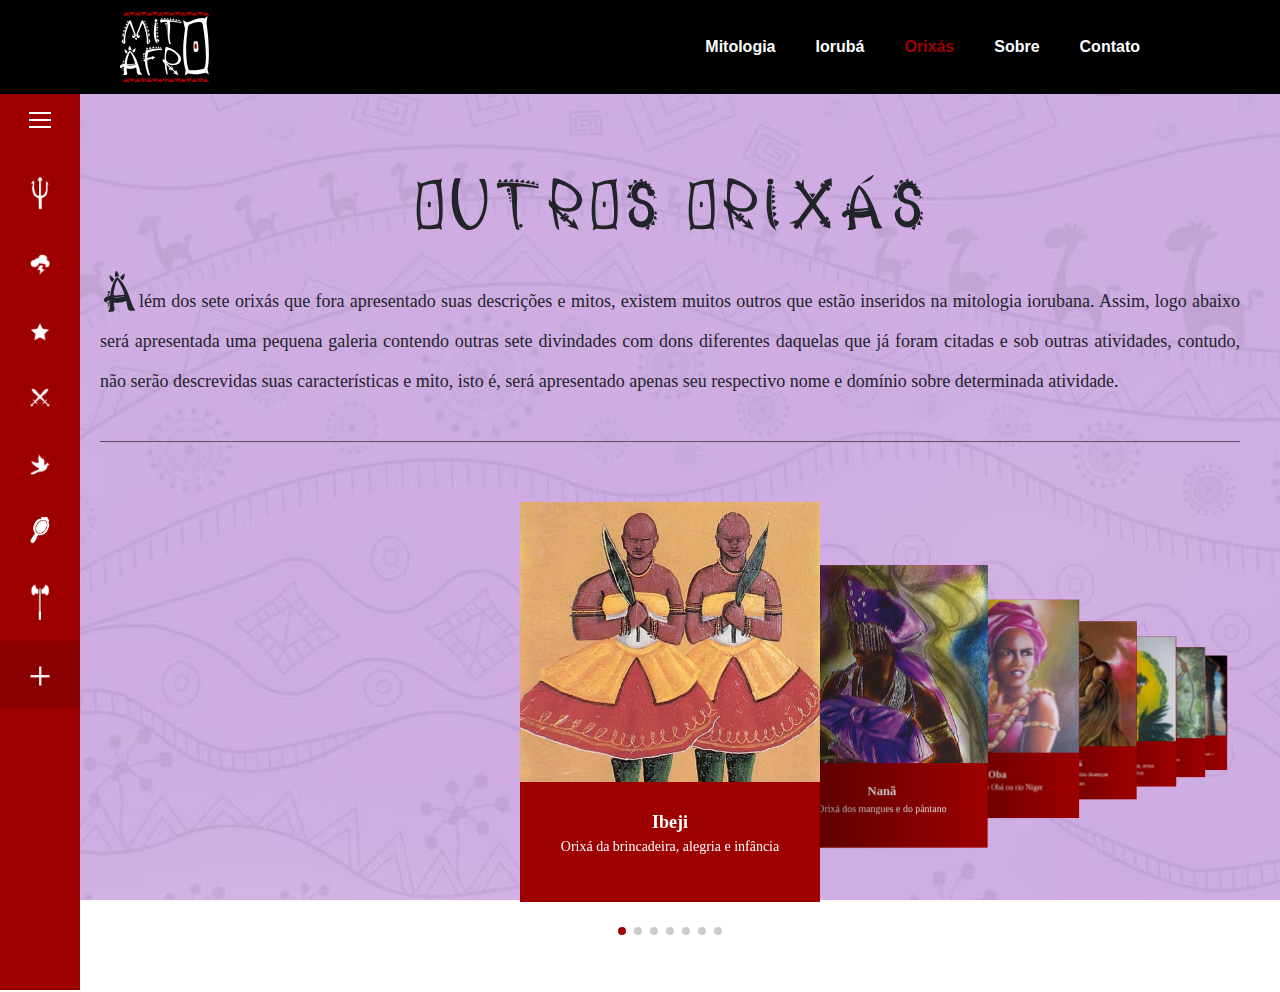
<file: Outros_Orixas.html>
<!DOCTYPE html>
<html>

<head>
    <meta http-equiv="Content-Type" content="text/html; charset=utf-8"/>
    <meta name="description" content="Além dos sete orixás que fora apresentado suas descrições e mitos, existem muitos outros que estão inseridos na mitologia iorubana. Assim, logo abaixo será apresentada uma pequena galeria contendo outras sete divindades com dons diferentes daquelas que já foram citadas e sob outras atividades...">
    <meta name="keywords" content="Mitologia Africana, Orixás, O que são orixás?">
    <meta name="author" content="Bernardo Pereira, Guilherme Santos, Joel da Silva, Júlio César">
    <meta name="viewport" content="width=device-width, initial-scale=1.0">
    <link rel="shortcut icon" href="assets/img/logo-mobile-vermelho.png" type="image/x-png">
    <title>Outros Orixás</title>

    <!-- CSS do Bootstrap -->
    <link rel="stylesheet" href="assets/node_modules/bootstrap/compiler/bootstrap.css">
    <!-- CSS PADRÃO -->
    <link rel="stylesheet" href="assets/css/style_padrao.css">
    <!-- CSS GALERIA -->
    <link rel="stylesheet" href="assets/css/swiper.min.css">
    <!-- CSS ORIXÁS -->
    <link rel="stylesheet" href="assets/css/style_orixas.css">
    <!-- CSS COR-ROXO-->
    <link rel="stylesheet" href="assets/css/style_cor-roxo-deuses.css">
    <!-- Fonte Awesome -->
    <link rel="stylesheet" href="assets/node_modules/fontawesome-free-5.2.0/css/all.css">

    <!-- Global site tag (gtag.js) - Google Analytics -->
    <script async src="https://www.googletagmanager.com/gtag/js?id=UA-130651800-1"></script>
    <script>
        window.dataLayer = window.dataLayer || [];
        function gtag() { dataLayer.push(arguments); }
        gtag('js', new Date());

        gtag('config', 'UA-130651800-1');
    </script>
</head>

<body>

    <!-- HEADER - Menu -->
    <header>
        <a href="index.html"><img class="logo_Desk" src="assets/img/logo_desk_vermelho_pagina.svg" alt=""></a>
        <a href="index.html"><img class="logo_Mob" src="assets/img/logo-mobile-vermelho.svg" alt=""></a>

        <nav class="font-weight-bold">
            <ul>
                <li><a href="Mitologia.html">Mitologia</a></li>
                <li><a href="Cultura.html">Iorubá</a></li>
                <li><a href="Orixas.html" class="active">Orixás</a></li>
                <li><a href="Sobre.html">Sobre</a></li>
                <li><a href="Contato.html">Contato</a></li>
            </ul>
        </nav>

        <!--Botão Menu Mobile-->
        <div class="menu-toggle">
            <span></span>
            <span></span>
            <span></span>
            <span></span>
            <span></span>
            <span></span>
        </div>

    </header>

    <div class="wrapper">

        <nav id="sidebar" class="active">

            <div class="sidebar-header text-center">

                <button type="button" id="sidebarCollapse" class="navbar-btn active">
                    <span></span>
                    <span></span>
                    <span></span>
                </button>

            </div>

            <ul class="list-unstyled components">

                <li>
                    <a href="Exu.html">
                        <img class="Icons" src="assets/img/Icones_Orixas/Tridente-Exu.png">
                        <p>Exu</p>
                    </a>
                </li>

                <li>
                    <a href="Iansa.html">
                        <img class="Icons" src="assets/img/Icones_Orixas/Trovao-Iansa.png">
                        <p>Iansã</p>
                    </a>
                </li>

                <li>
                    <a href="Iemanja.html">
                        <img class="Icons" src="assets/img/Icones_Orixas/Estrela-Iemanja.png">
                        <p>Iemanjá</p>
                    </a>
                </li>

                <li>
                    <a href="Ogum.html">
                        <img class="Icons" src="assets/img/Icones_Orixas/Espadas-Ogum.png">
                        <p>Ogum</p>
                    </a>
                </li>

                <li>
                    <a href="Oxala.html">
                        <img class="Icons" src="assets/img/Icones_Orixas/Pomba-Oxala.png">
                        <p>Oxalá</p>
                    </a>
                </li>

                <li>
                    <a href="Oxum.html">
                        <img class="Icons" src="assets/img/Icones_Orixas/Espelho-Oxum.png">
                        <p>Oxum</p>
                    </a>
                </li>

                <li>
                    <a href="Xango.html">
                        <img class="Icons" src="assets/img/Icones_Orixas/Machado-Xango.png">
                        <p>Xangô</p>
                    </a>
                </li>

                <li class="active">
                    <a href="Outros_Orixas.html">
                        <img class="Icons" src="assets/img/Icones_Orixas/Mais.png">
                        <p>Orixás</p>
                    </a>
                </li>

            </ul>

        </nav>

         <div id="bolinha">
            <img src="assets/img/Botão2.png">
        </div>
		
		<div id="bolinha2">
		<img src="assets/img/Botão1.png">
		</div>

        <div id="menu_bolinha">
            <ul>
                <li>
                    <a href="Exu.html">
                        <img class="Icons" src="assets/img/Icones_Orixas/Tridente-Exu.png">
                        <p>Exu</p>
                    </a>
                </li>

                <li>
                    <a href="Orixas-Iansa.html">
                        <img class="Icons" src="assets/img/Icones_Orixas/Trovao-Iansa.png">
                        <p>Iansã</p>
                    </a>
                </li>

                <li>
                    <a href="Iemanja.html">
                        <img class="Icons" src="assets/img/Icones_Orixas/Estrela-Iemanja.png">
                        <p>Iemanjá</p>
                    </a>
                </li>

                <li>
                    <a href="Ogum.html">
                        <img class="Icons" src="assets/img/Icones_Orixas/Espadas-Ogum.png">
                        <p>Ogum</p>
                    </a>
                </li>

                <li>
                    <a href="Oxala.html">
                        <img class="Icons" src="assets/img/Icones_Orixas/Pomba-Oxala.png">
                        <p>Oxalá</p>
                    </a>
                </li>

                <li>
                    <a href="Oxum.html">
                        <img class="Icons" src="assets/img/Icones_Orixas/Espelho-Oxum.png">
                        <p>Oxum</p>
                    </a>
                </li>

              
                <li>
                        <a href="xango.html">
                        <img class="Icons" src="assets/img/Icones_Orixas/Machado-Xango.png">
                        <p>Xangô</p>
                    </a>
                </li>

                <li class="active">
                    <a href="Outros_Orixas.html">
                        <img class="Icons" src="assets/img/Icones_Orixas/Mais.png">
                        <p>Orixás</p>
                    </a>
                </li>

            </ul>
        </div>

        <!-- Conteúdo -->

        <div id="content" class="active">

            <h2 class="text-center my-3 Titulo">OUTROS ORIXÁS</h2>
            <p class="p_dest text-justify texto">Além dos sete orixás que fora apresentado suas descrições e mitos, existem muitos outros que estão inseridos na mitologia iorubana. Assim, logo abaixo será apresentada uma pequena galeria contendo outras sete divindades com dons diferentes daquelas que já foram citadas e sob outras atividades, contudo, não serão descrevidas suas características e mito, isto é, será apresentado apenas seu respectivo nome e domínio sobre determinada atividade.</p>

            <div class="line"></div>

            <!-- Swiper -->
            <div class="swiper-container">

                <div class="swiper-wrapper">
                    <div class="swiper-slide">
                        <div class="imgBx">
                            <img src="assets/img/Ibeji.jpg">
                        </div>
                        <div class="details">
                            <h3>Ibeji<br><span>Orixá da brincadeira, alegria e infância</span></h3>
                        </div>
                    </div>
                    <div class="swiper-slide">
                        <div class="imgBx">
                            <img src="assets/img/Nana.jpg">
                        </div>
                        <div class="details">
                            <h3>Nanã<br><span>Orixá dos mangues e do pântano</span></h3>
                        </div>
                    </div>
                    <div class="swiper-slide">
                        <div class="imgBx">
                            <img src="assets/img/Oba2.jpg">
                        </div>
                        <div class="details">
                            <h3>Oba<br><span>Orixá do rio Obá ou rio Níger</span></h3>
                        </div>
                    </div>
                    <div class="swiper-slide">
                        <div class="imgBx">
                            <img src="assets/img/Omulu3.jpg">
                        </div>
                        <div class="details">
                            <h3>Omulú<br><span>Orixá da varíola e das doenças contagiosas</span></h3>
                        </div>
                    </div>
                    <div class="swiper-slide">
                        <div class="imgBx">
                            <img src="assets/img/Ossaim.jpg">
                        </div>
                        <div class="details">
                            <h3>Ossaim<br><span>Orixá das folhas sagradas, ervas medicinais e litúrgicas</span></h3>
                        </div>
                    </div>
                    <div class="swiper-slide">
                            <div class="imgBx">
                                <img src="assets/img/Oxossi.jpg">
                            </div>
                            <div class="details">
                                <h3>Oxóssi<br><span>Orixá da caça e da fartura</span></h3>
                            </div>
                        </div>
                        <div class="swiper-slide">
                                <div class="imgBx">
                                    <img src="assets/img/Oxumare.jpg">
                                </div>
                                <div class="details">
                                    <h3>Oxumaré<br><span>Orixá do arco-íris, da continuidade e permanência</span></h3>
                                </div>
                            </div>
                </div>

                <!-- Add Pagination -->
                <div class="swiper-pagination"></div>

            </div>

        </div>

    </div>

    <!-- Animação do Scroll (Conteúdo surgindo) -->
    <script type="text/javascript" src="assets/js/jquery-3.1.1.min.js"></script>
    <script type="text/javascript" src="assets/js/app.js"></script>


    <!-- JavaScript e Jquery -->
    <script src="assets/node_modules/jquery/dist/jquery.js"></script>
    <script src="assets/node_modules/popper.js/dist/popper.js"></script>
    <script src="assets/node_modules/bootstrap/dist/js/bootstrap.js"></script>
    <script src="assets/js/swiper.min.js"></script>

    <!-- Menu Toggle - Transformação do conteúdo -->
    <script type="text/javascript">
        $(document).ready(function () {
            $('#sidebarCollapse').on('click', function () {
                $('#sidebar, #content').toggleClass('active');
                $(this).toggleClass('active');
            });
        });
    </script>

    <!-- Menu Toggle do Mobile - Fazer os dois ícones abrir o menu lateral -->
    <script type="text/javascript">
        $(document).ready(function () {
            $('#bolinha2, #bolinha').on('click', function () {
                $('#menu_bolinha').toggleClass('active');
                $(this).toggleClass('active');
            });
        });
    </script>

    <!-- Menu Toggle do Mobile - Fazer alternar o "X" e o ícone da África -->
    <script type="text/javascript">
        $(document).ready(function () {
            $('#bolinha2, #bolinha').on('click', function () {
                $('#bolinha2').toggleClass('active');
                $('#bolinha').toggleClass('active');
                $(this).toggleClass('active');
            });
        });
    </script>

    <!-- Menu responsivo -->
    <script type="text/javascript">
        $(document).ready(function () {
            $("#sidebar").mCustomScrollbar({
                theme: "minimal"
            });

            $('#sidebarCollapse').on('click', function () {
                $('#sidebar, #content').toggleClass('active');
                $('.collapse.in').toggleClass('in');
                $('a[aria-expanded=true]').attr('aria-expanded', 'false');
            });
        });
    </script>


    <!--Script Menu-Toggle [Header]-->
    <script type="text/javascript">
        $(document).ready(function () {
            $('.menu-toggle').click(function () {
                $('.menu-toggle').toggleClass('active')
            })
        })
    </script>

    <!--Script Menu-Toggle [Nav]-->
    <script type="text/javascript">
        $(document).ready(function () {
            $('.menu-toggle').click(function () {
                $('nav').toggleClass('active')
            })
        })
    </script>

    <!-- Initialize Swiper -->
    <script>
        var swiper = new Swiper('.swiper-container', {
            effect: 'coverflow',
            grabCursor: true,
            centeredSlides: true,
            slidesPerView: 'auto',
            coverflowEffect: {
                rotate: 0,
                stretch: 0,
                depth: 500,
                modifier: 1,
                slideShadows: true,
            },
            pagination: {
                el: '.swiper-pagination',
            },
        });
    </script>

</body>

</html>
</file>
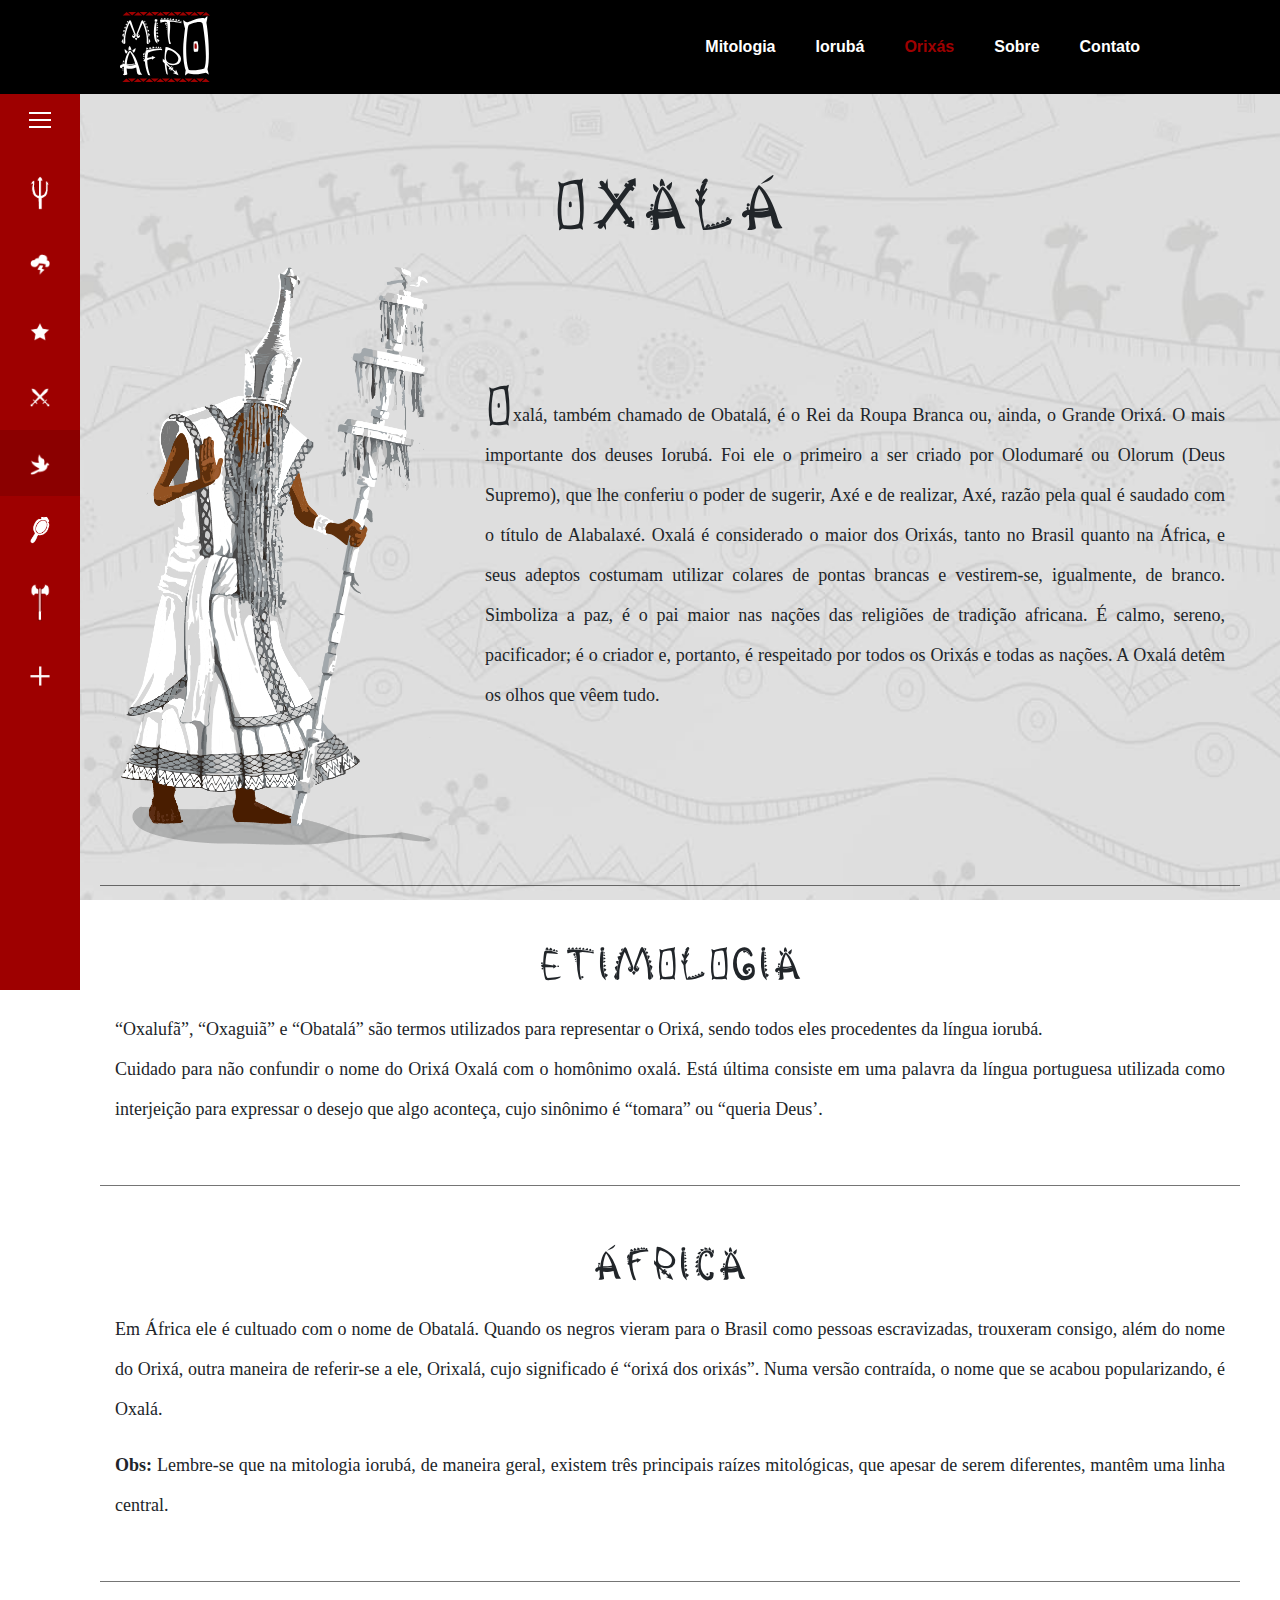
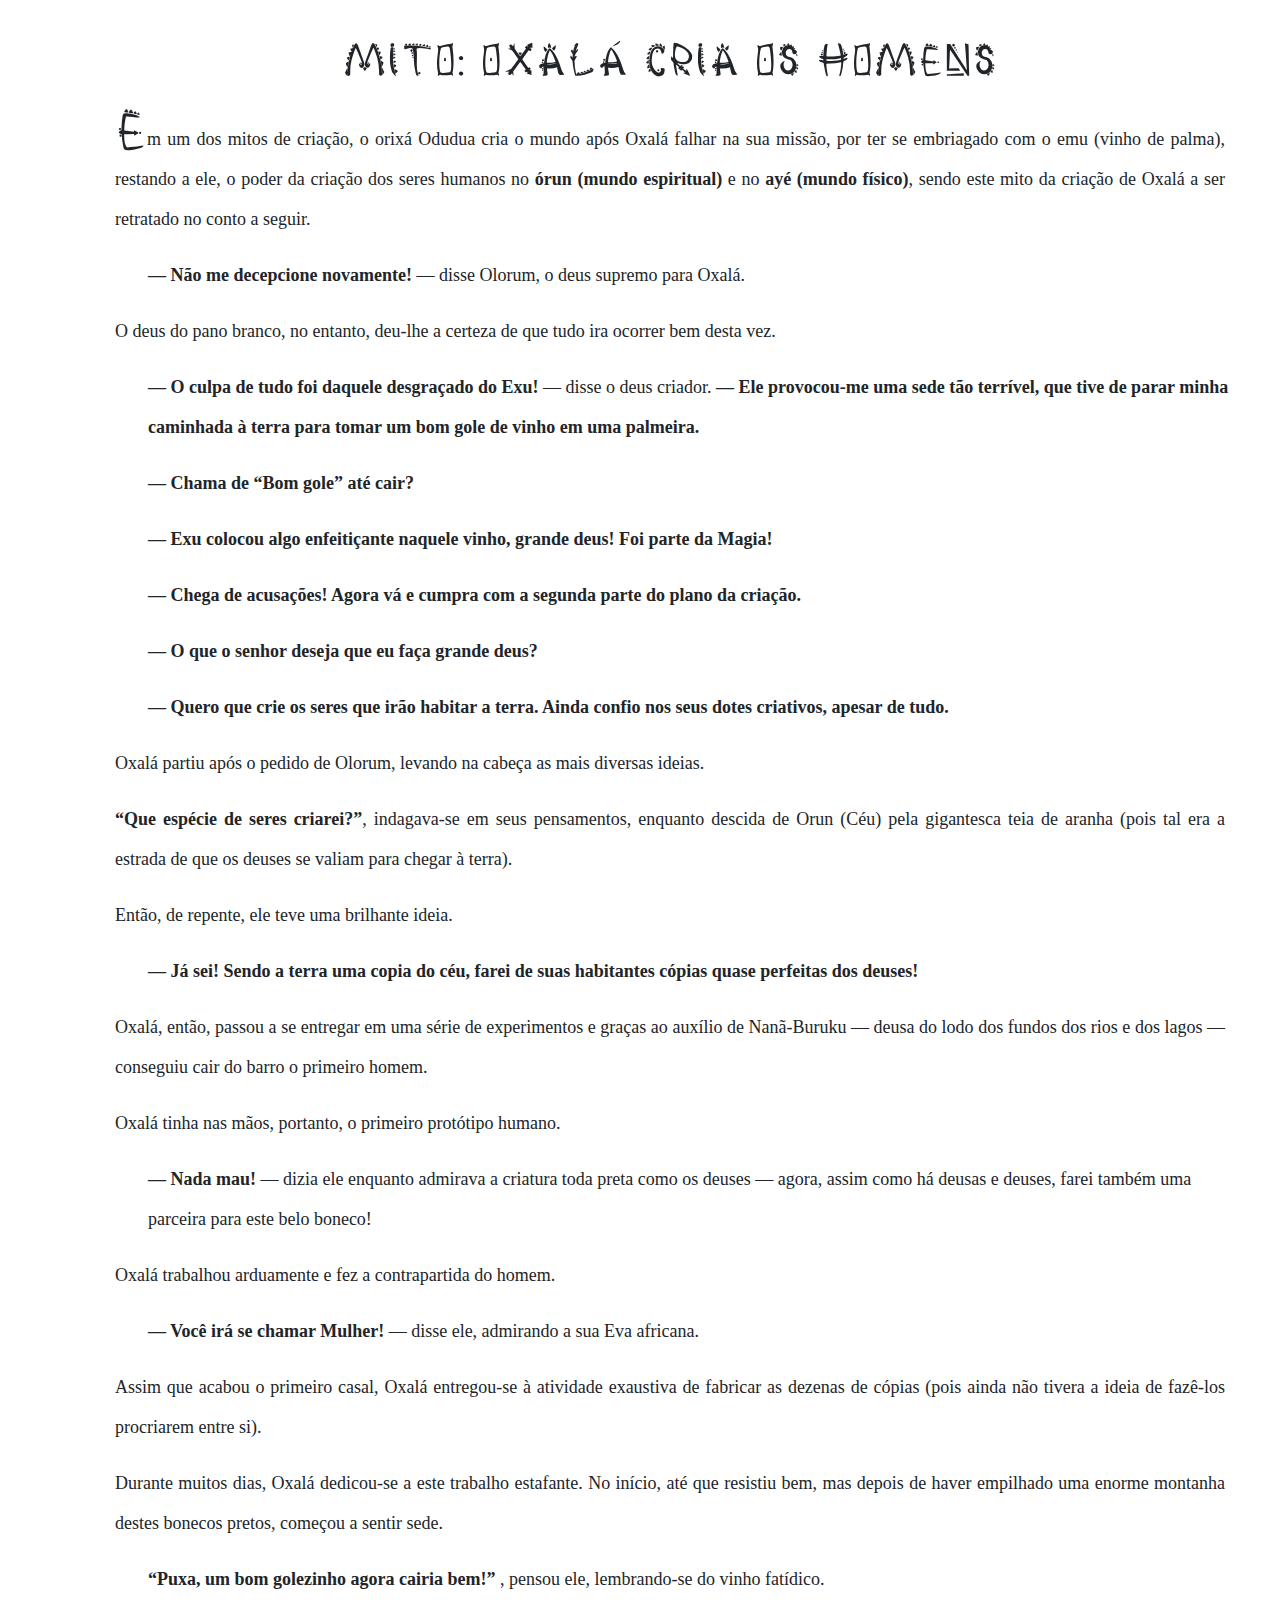
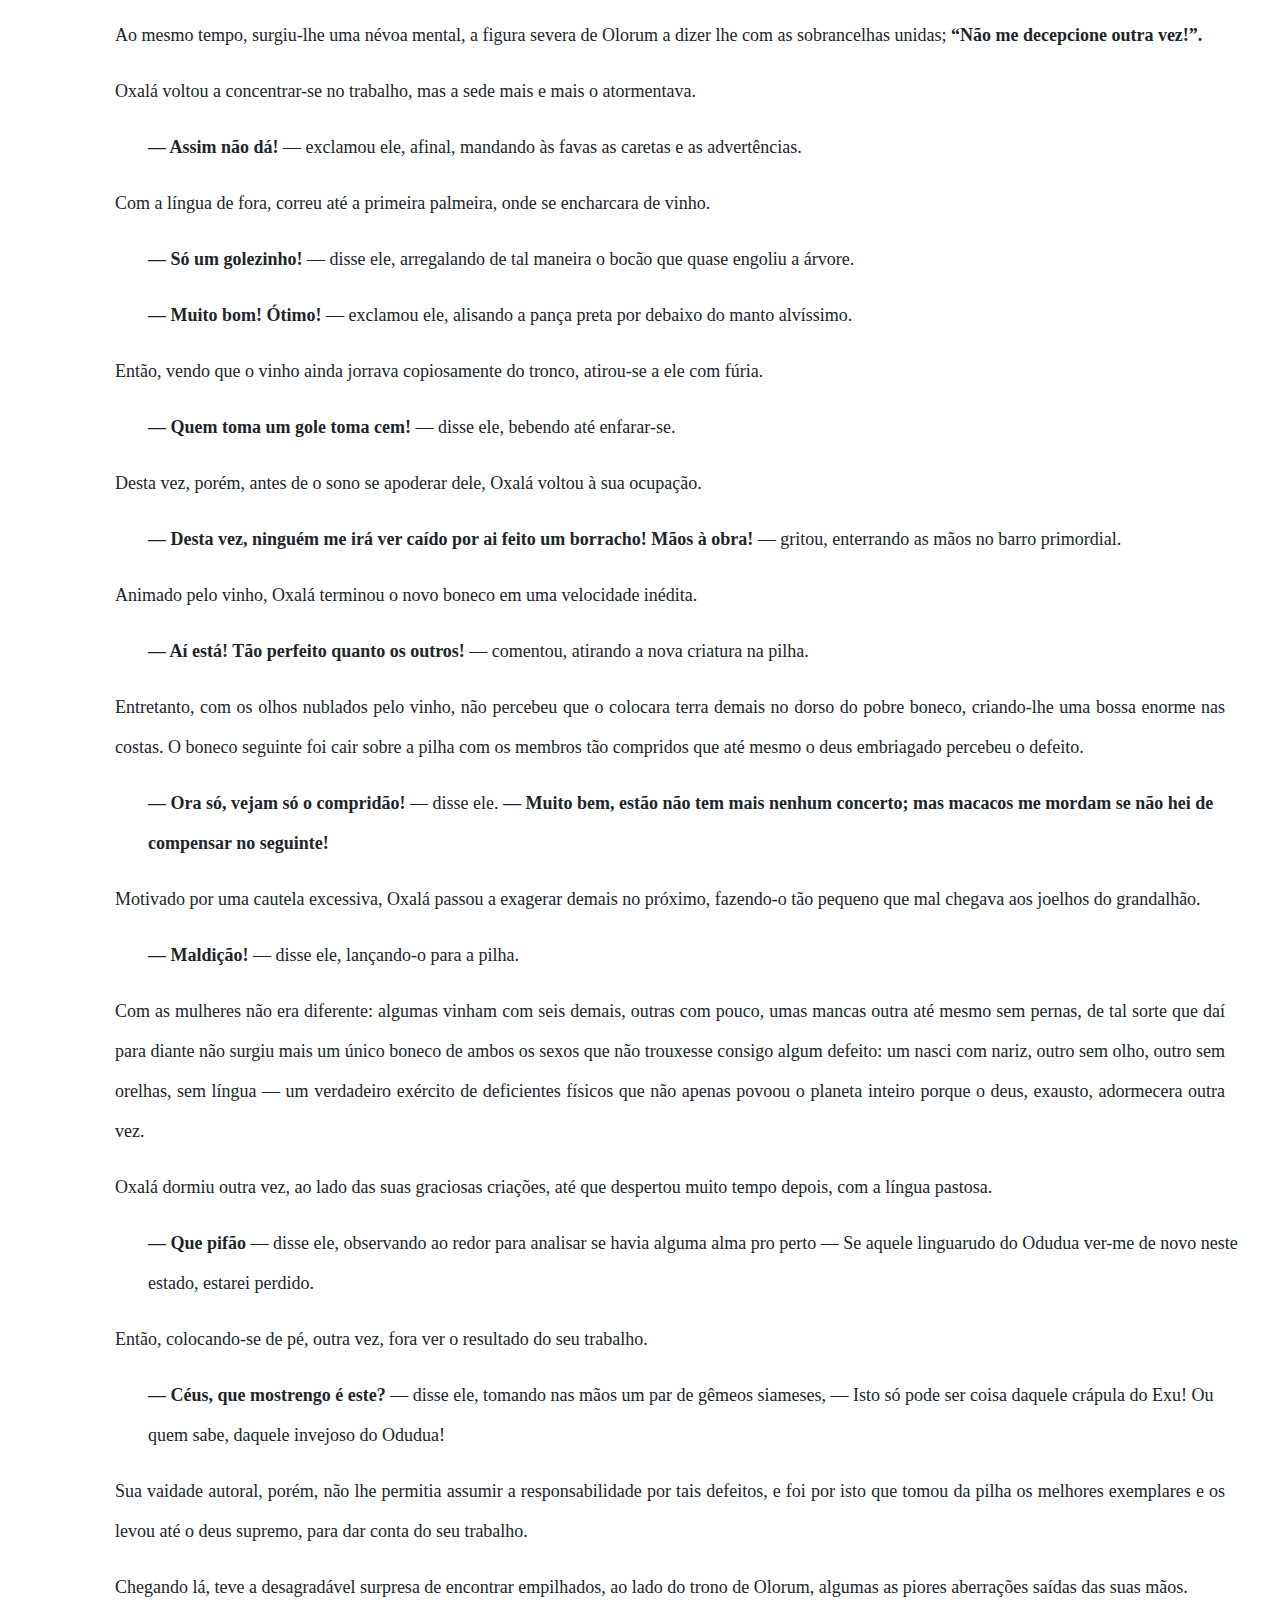
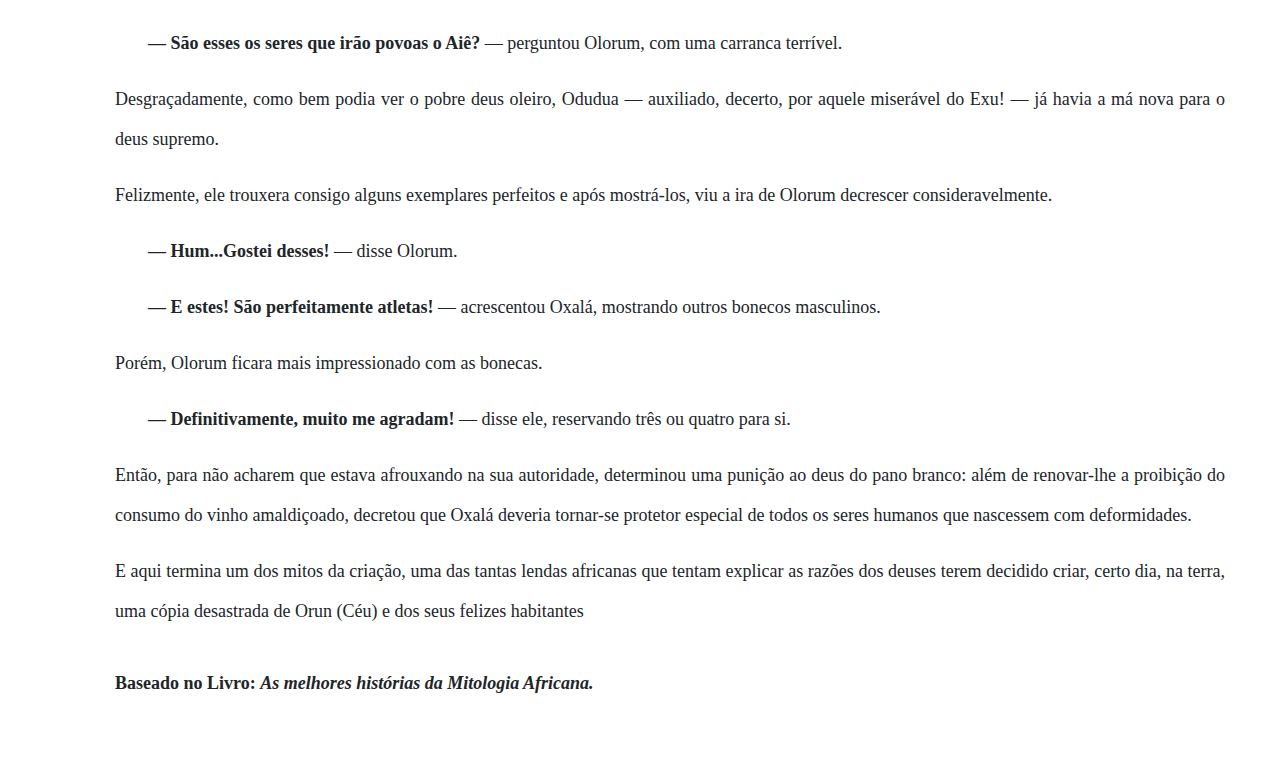
<file: Oxala.html>
<!DOCTYPE html>
<html>

<head>
    <meta http-equiv="Content-Type" content="text/html; charset=utf-8" />
    <meta name="description" content="Oxalá, também chamado de Obatalá, é o
    Rei da Roupa Branca ou, ainda, o Grande Orixá. O mais importante dos deuses Iorubá. Foi ele o
    primeiro a ser criado por Olodumaré ou Olorum (Deus Supremo), que lhe conferiu o poder de sugerir,
    Axé e de realizar, Axé, razão pela qual é saudado com o título de Alabalaxé.">
    <meta name="keywords" content="Oxalá, Orixás, O que são orixás?">
    <meta name="author" content="Bernardo Pereira, Guilherme Santos, Joel da Silva, Júlio César">
    <meta name="viewport" content="width=device-width, initial-scale=1.0">
    <link rel="shortcut icon" href="assets/img/logo-mobile-vermelho.png" type="image/x-png">
    <title>Oxalá</title>

    <!-- CSS do Bootstrap -->
    <link rel="stylesheet" href="assets/node_modules/bootstrap/compiler/bootstrap.css">
    <!-- CSS PADRÃO -->
    <link rel="stylesheet" href="assets/css/style_padrao.css">
    <!-- CSS ORIXÁS -->
    <link rel="stylesheet" href="assets/css/style_orixas.css">
    <!-- CSS COR-PRETA -->
    <link rel="stylesheet" href="assets/css/style_cor-preta.css">
    <!-- Fonte Awesome -->
    <link rel="stylesheet" href="assets/node_modules/fontawesome-free-5.2.0/css/all.css">

    <!-- Global site tag (gtag.js) - Google Analytics -->
    <script async src="https://www.googletagmanager.com/gtag/js?id=UA-130651800-1"></script>
    <script>
        window.dataLayer = window.dataLayer || [];
        function gtag() { dataLayer.push(arguments); }
        gtag('js', new Date());

        gtag('config', 'UA-130651800-1');
    </script>
</head>

<body>

    <!-- HEADER - Menu -->
    <header>
        <a href="index.html"><img class="logo_Desk" src="assets/img/logo_desk_vermelho_pagina.svg" alt=""></a>
        <a href="index.html"><img class="logo_Mob" src="assets/img/logo-mobile-vermelho.svg" alt=""></a>

        <nav class="font-weight-bold">
            <ul>
                <li><a href="Mitologia.html">Mitologia</a></li>
                <li><a href="Cultura.html">Iorubá</a></li>
                <li><a href="Orixas.html" class="active">Orixás</a></li>
                <li><a href="Sobre.html">Sobre</a></li>
                <li><a href="Contato.html">Contato</a></li>
            </ul>
        </nav>

        <!--Botão Menu Mobile-->
        <div class="menu-toggle">
            <span></span>
            <span></span>
            <span></span>
            <span></span>
            <span></span>
            <span></span>
        </div>

    </header>

    <div class="wrapper">

        <nav id="sidebar" class="active">

            <div class="sidebar-header text-center">

                <button type="button" id="sidebarCollapse" class="navbar-btn active">
                    <span></span>
                    <span></span>
                    <span></span>
                </button>

            </div>

            <ul class="list-unstyled components">

                <li>
                    <a href="Exu.html">
                        <img class="Icons" src="assets/img/Icones_Orixas/Tridente-Exu.png">
                        <p>Exu</p>
                    </a>
                </li>

                <li>
                    <a href="Iansa.html">
                        <img class="Icons" src="assets/img/Icones_Orixas/Trovao-Iansa.png">
                        <p>Iansã</p>
                    </a>
                </li>

                <li>
                    <a href="Iemanja.html">
                        <img class="Icons" src="assets/img/Icones_Orixas/Estrela-Iemanja.png">
                        <p>Iemanjá</p>
                    </a>
                </li>

                <li>
                    <a href="Ogum.html">
                        <img class="Icons" src="assets/img/Icones_Orixas/Espadas-Ogum.png">
                        <p>Ogum</p>
                    </a>
                </li>

                <li class="active">
                    <a href="Oxala.html">
                        <img class="Icons" src="assets/img/Icones_Orixas/Pomba-Oxala.png">
                        <p>Oxalá</p>
                    </a>
                </li>

                <li>
                    <a href="Oxum.html">
                        <img class="Icons" src="assets/img/Icones_Orixas/Espelho-Oxum.png">
                        <p>Oxum</p>
                    </a>
                </li>

                <li>
                    <a href="Xango.html">
                        <img class="Icons" src="assets/img/Icones_Orixas/Machado-Xango.png">
                        <p>Xangô</p>
                    </a>
                </li>


                <li>
                    <a href="Outros_Orixas.html">
                        <img class="Icons" src="assets/img/Icones_Orixas/Mais.png">
                        <p>Orixás</p>
                    </a>
                </li>



            </ul>

        </nav>

        <div id="bolinha">
            <img src="assets/img/Botão2.png">
        </div>
		
		<div id="bolinha2">
		<img src="assets/img/Botão1.png">
		</div>

        <div id="menu_bolinha">
            <ul>
                <li>
                    <a href="Exu.html">
                        <img class="Icons" src="assets/img/Icones_Orixas/Tridente-Exu.png">
                        <p>Exu</p>
                    </a>
                </li>

                <li>
                    <a href="Orixas-Iansa.html">
                        <img class="Icons" src="assets/img/Icones_Orixas/Trovao-Iansa.png">
                        <p>Iansã</p>
                    </a>
                </li>

                <li>
                    <a href="Iemanja.html">
                        <img class="Icons" src="assets/img/Icones_Orixas/Estrela-Iemanja.png">
                        <p>Iemanjá</p>
                    </a>
                </li>

                <li>
                    <a href="Ogum.html">
                        <img class="Icons" src="assets/img/Icones_Orixas/Espadas-Ogum.png">
                        <p>Ogum</p>
                    </a>
                </li>

                <li>
                    <a href="Oxala.html">
                        <img class="Icons" src="assets/img/Icones_Orixas/Pomba-Oxala.png">
                        <p>Oxalá</p>
                    </a>
                </li>

                <li>
                    <a href="Oxum.html">
                        <img class="Icons" src="assets/img/Icones_Orixas/Espelho-Oxum.png">
                        <p>Oxum</p>
                    </a>
                </li>

                <li>
                    <a href="#">
                        <img class="Icons" src="assets/img/Icones_Orixas/Machado-Xango.png">
                        <p>Xangô</p>
                    </a>
                </li>

                <li>
                    <a href="Outros_Orixas.html">
                        <img class="Icons" src="assets/img/Icones_Orixas/Mais.png">
                        <p>Orixás</p>
                    </a>
                </li>

            </ul>
        </div>

        <!-- Conteúdo -->

        <div id="content" class="active">

            <h1 class="text-center my-3 Titulo">OXALÁ</h1>

            <div class="col-12 media align-items-center flex-column flex-md-row">

                <img class="Desenhos" src="assets/img/oxala2.png">
                <p class="p_dest text-justify texto media-body orixa_descricao">Oxalá, também chamado de Obatalá, é o
                    Rei da Roupa Branca ou, ainda, o Grande Orixá. O mais importante dos deuses Iorubá. Foi ele o
                    primeiro a ser criado por Olodumaré ou Olorum (Deus Supremo), que lhe conferiu o poder de sugerir,
                    Axé e de realizar, Axé, razão pela qual é saudado com o título de Alabalaxé. Oxalá é considerado o
                    maior dos Orixás, tanto no Brasil quanto na África, e seus adeptos costumam utilizar colares de
                    pontas brancas e vestirem-se, igualmente, de branco. Simboliza a paz, é o pai maior nas nações das
                    religiões de tradição africana. É calmo, sereno, pacificador; é o criador e, portanto, é respeitado
                    por todos os Orixás e todas as nações. A Oxalá detêm os olhos que vêem tudo.</p>
            </div>
            <div class="line"></div>
            <h2 class="Subtitulo mb-3 text-center">Etimologia</h2>
            <div class="col-12 media align-items-center flex-column flex-md-row">
                <p class="text-justify texto media-body">“Oxalufã”, “Oxaguiã” e “Obatalá” são termos utilizados para
                    representar o Orixá, sendo todos eles procedentes da língua iorubá.
                    <br>Cuidado para não confundir o nome do Orixá Oxalá com o homônimo oxalá. Está última consiste em
                    uma palavra da língua portuguesa utilizada como interjeição para expressar o desejo que algo
                    aconteça, cujo sinônimo é “tomara” ou “queria Deus’.</p>
            </div>
            <div class="line"></div>
            <h2 class="Subtitulo text-center mb-3">África</h2>
            <div class="col-12 media align-items-center flex-column flex-lg-row">
                <p class="text-justify texto media-body">Em África ele é cultuado com o nome de Obatalá. Quando os
                    negros vieram para o Brasil como pessoas escravizadas, trouxeram consigo, além do nome do Orixá,
                    outra maneira de referir-se a ele, Orixalá, cujo significado é “orixá dos orixás”. Numa versão
                    contraída, o nome que se acabou popularizando, é Oxalá.</p>
            </div>
            <div class="col-12 media align-items-center flex-column flex-lg-row">
                <p class="texto text-justify"><b>Obs:</b> Lembre-se que na mitologia iorubá, de maneira geral, existem
                    três principais raízes mitológicas, que apesar de serem diferentes, mantêm uma linha central.
                   
            </div>
            <div class="line"></div>
            <h1 class="Subtitulo text-center mb-3">Mito: Oxalá cria os homens</h1>
            <div class="col-12 media align-items-center flex-column flex-lg-row">
                <p class="p_dest text-justify texto">Em um dos mitos de criação, o orixá Odudua cria o mundo após Oxalá
                    falhar na sua missão, por ter se embriagado com o emu (vinho de palma), restando a ele, o poder da
                    criação dos seres humanos no <b>órun (mundo espiritual)</b> e no <b>ayé (mundo físico)</b>, sendo este mito da
                    criação de Oxalá a ser retratado no conto a seguir. </p>
            </div>
            <p class="texto frases"><b>— Não me decepcione novamente! </b> — disse Olorum, o deus supremo para Oxalá.
            </p>
            <div class="col-12 media align-items-center flex-column flex-lg-row">
                <p class="text-justify texto">O deus do pano branco, no entanto, deu-lhe a certeza de que tudo
                    ira ocorrer bem desta vez.</p>
            </div>
            <p class="texto frases"><b>— O culpa de tudo foi daquele desgraçado do Exu! </b> — disse o deus criador.
                <b>— Ele provocou-me uma sede tão terrível, que tive de parar minha caminhada à terra para tomar um bom
                    gole de vinho em uma palmeira. </b> </p>
            <p class="texto frases"><b>— Chama de “Bom gole” até cair? </b> </p>
            <p class="texto frases"><b>— Exu colocou algo enfeitiçante naquele vinho, grande deus! Foi parte da Magia!
                </b> </p>
            <p class="texto frases"><b>— Chega de acusações! Agora vá e cumpra com a segunda parte do plano da criação.
                </b></p>
            <p class="texto frases"><b>— O que o senhor deseja que eu faça grande deus? </b></p>
            <p class="texto frases"><b>— Quero que crie os seres que irão habitar a terra. Ainda confio nos seus dotes
                    criativos, apesar de tudo. </p> </b>
            <div class="col-12 media align-items-center flex-column flex-lg-row">
                <p class="text-justify texto">Oxalá partiu após o pedido de Olorum, levando na cabeça as mais
                    diversas ideias.</p>
            </div>
            <div class="col-12 media align-items-center flex-column flex-lg-row">
                <p class="text-justify texto"><b>“Que espécie de seres criarei?”</b>, indagava-se em seus pensamentos,
                    enquanto descida de Orun (Céu) pela gigantesca teia de aranha (pois tal era a estrada de que os
                    deuses se valiam para chegar à terra).</p>
            </div>
            <div class="col-12 media align-items-center flex-column flex-lg-row">
                <p class="text-justify texto">Então, de repente, ele teve uma brilhante ideia.</p>
            </div>
            <p class="texto frases"><b>— Já sei! Sendo a terra uma copia do céu, farei de suas habitantes cópias
                    quase perfeitas dos deuses! </b> </p>
            <div class="col-12 media align-items-center flex-column flex-lg-row">
                <p class="text-justify texto">Oxalá, então, passou a se entregar em uma série de experimentos e graças
                    ao auxílio de Nanã-Buruku — deusa do lodo dos fundos dos rios e dos lagos — conseguiu cair do barro
                    o primeiro homem. </p>
            </div>
            <div class="col-12 media align-items-center flex-column flex-lg-row">
                <p class="text-justify texto">Oxalá tinha nas mãos, portanto, o primeiro protótipo humano. </p>
            </div>
            <p class="texto frases"><b>— Nada mau! </b> — dizia ele enquanto admirava a criatura toda preta como os
                deuses — agora, assim como há deusas e deuses, farei também uma parceira para este belo boneco! </p>
            <div class="col-12 media align-items-center flex-column flex-lg-row">

                <p class="text-justify texto"> Oxalá trabalhou arduamente e fez a contrapartida do homem. </p>
            </div>
            <p class="texto frases"><b>— Você irá se chamar Mulher! </b>— disse ele, admirando a sua Eva africana. </p>
            <div class="col-12 media align-items-center flex-column flex-lg-row">
                <p class="text-justify texto"> Assim que acabou o primeiro casal, Oxalá entregou-se à atividade
                    exaustiva de fabricar as dezenas de cópias (pois ainda não tivera a ideia de fazê-los procriarem
                    entre si). </p>
            </div>
            <div class="col-12 media align-items-center flex-column flex-lg-row">

                <p class="text-justify texto"> Durante muitos dias, Oxalá dedicou-se a este trabalho estafante. No
                    início, até que resistiu bem, mas depois de haver empilhado uma enorme montanha destes bonecos
                    pretos, começou a sentir sede. </p>
            </div>
            <p class="texto frases"><b> “Puxa, um bom golezinho agora cairia bem!” </b>, pensou ele, lembrando-se do
                vinho fatídico. </p>
            <div class="col-12 media align-items-center flex-column flex-lg-row">
                <p class="text-justify texto">
                    Ao mesmo tempo, surgiu-lhe uma névoa mental, a figura severa de Olorum a dizer lhe com as
                    sobrancelhas unidas; <b>“Não me decepcione outra vez!”. </b>
                </p>
            </div>
            <div class="col-12 media align-items-center flex-column flex-lg-row">
                <p class="text-justify texto"> Oxalá voltou a concentrar-se no trabalho, mas a sede mais e mais o
                    atormentava. </p>
            </div>
            <p class="texto frases"><b>— Assim não dá! </b> — exclamou ele, afinal, mandando às favas as caretas e as
                advertências. </p>
            <div class="col-12 media align-items-center flex-column flex-lg-row">
                <p class="text-justify texto"> Com a língua de fora, correu até a primeira palmeira, onde se encharcara
                    de vinho.</p>
            </div>
            <p class="texto frases"><b>— Só um golezinho! </b>— disse ele, arregalando de tal maneira o bocão que quase
                engoliu a árvore. </p>
            <p class="texto frases"><b>— Muito bom! Ótimo! </b> — exclamou ele, alisando a pança preta por debaixo do
                manto alvíssimo. </p>
            <div class="col-12 media align-items-center flex-column flex-lg-row">

                <p class="text-justify texto"> Então, vendo que o vinho ainda jorrava copiosamente do tronco, atirou-se
                    a ele com fúria.</p>
            </div>
            <p class="texto frases"><b>— Quem toma um gole toma cem! </b>— disse ele, bebendo até enfarar-se. </p>
            <div class="col-12 media align-items-center flex-column flex-lg-row">
                <p class="text-justify texto"> Desta vez, porém, antes de o sono se apoderar dele, Oxalá voltou à sua
                    ocupação.</p>
            </div>
            <p class="texto frases"><b>— Desta vez, ninguém me irá ver caído por ai feito um borracho! Mãos à obra! </b>
                — gritou, enterrando as mãos no barro primordial. </p>
            <div class="col-12 media align-items-center flex-column flex-lg-row">

                <p class="text-justify texto">Animado pelo vinho, Oxalá terminou o novo boneco em uma velocidade
                    inédita.</p>
            </div>
            <p class="texto frases"><b>— Aí está! Tão perfeito quanto os outros! </b> — comentou, atirando a nova
                criatura na pilha. </p>
            <div class="col-12 media align-items-center flex-column flex-lg-row">
              <p class="text-justify texto">Entretanto, com os olhos nublados pelo vinho, não percebeu que o colocara
                    terra demais no dorso do pobre boneco, criando-lhe uma bossa enorme nas costas. O boneco seguinte
                    foi cair sobre a pilha com os membros tão compridos que até mesmo o deus embriagado percebeu o
                    defeito. </p>
            </div>
            <p class="texto frases"><b>— Ora só, vejam só o compridão! </b> — disse ele. <b>— Muito bem, estão não tem
                    mais nenhum concerto; mas macacos me mordam se não hei de compensar no seguinte! </b></p>
            <div class="col-12 media align-items-center flex-column flex-lg-row">
                <p class="text-justify texto">Motivado por uma cautela excessiva, Oxalá passou a exagerar demais no
                    próximo, fazendo-o tão pequeno que mal chegava aos joelhos do grandalhão.</p>
            </div>
            <p class="texto frases"><b>— Maldição! </b>— disse ele, lançando-o para a pilha. </p>
            <div class="col-12 media align-items-center flex-column flex-lg-row">
                <p class="text-justify texto">Com as mulheres não era diferente: algumas vinham com seis demais, outras
                    com pouco, umas mancas outra até mesmo sem pernas, de tal sorte que daí para diante não surgiu mais
                    um único boneco de ambos os sexos que não trouxesse consigo algum defeito: um nasci com nariz,
                    outro sem olho, outro sem orelhas, sem língua — um verdadeiro exército de deficientes físicos que
                    não apenas povoou o planeta inteiro porque o deus, exausto, adormecera outra vez. </p>
            </div>
            <div class="col-12 media align-items-center flex-column flex-lg-row">

                <p class="text-justify texto">Oxalá dormiu outra vez, ao lado das suas graciosas criações, até que
                    despertou muito tempo depois, com a língua pastosa.</p>
            </div>
            <p class="texto frases"><b>— Que pifão </b>— disse ele, observando ao redor para analisar se havia alguma
                alma pro perto — Se aquele linguarudo do Odudua ver-me de novo neste estado, estarei perdido. </p>
            <div class="col-12 media align-items-center flex-column flex-lg-row">

                <p class="text-justify texto">Então, colocando-se de pé, outra vez, fora ver o resultado do seu
                    trabalho.</p>
            </div>
            <p class="texto frases"><b>— Céus, que mostrengo é este? </b>— disse ele, tomando nas mãos um par de gêmeos
                siameses, — Isto só pode ser coisa daquele crápula do Exu! Ou quem sabe, daquele invejoso do Odudua!
            </p>
            <div class="col-12 media align-items-center flex-column flex-lg-row">

                <p class="text-justify texto">Sua vaidade autoral, porém, não lhe permitia assumir a responsabilidade
                    por tais defeitos, e foi por isto que tomou da pilha os melhores exemplares e os levou até o deus
                    supremo, para dar conta do seu trabalho. </p>
            </div>
            <div class="col-12 media align-items-center flex-column flex-lg-row">

                <p class="text-justify texto">Chegando lá, teve a desagradável surpresa de encontrar empilhados, ao
                    lado do trono de Olorum, algumas as piores aberrações saídas das suas mãos.</p>
            </div>
            <p class="texto frases"><b>— São esses os seres que irão povoas o Aiê? </b> — perguntou Olorum, com uma
                carranca terrível. </p>
            <div class="col-12 media align-items-center flex-column flex-lg-row">
                <p class="text-justify texto">Desgraçadamente, como bem podia ver o pobre deus oleiro, Odudua —
                    auxiliado, decerto, por aquele miserável do Exu! — já havia a má nova para o deus supremo.</p>
            </div>
            <div class="col-12 media align-items-center flex-column flex-lg-row">
                <p class="text-justify texto">Felizmente, ele trouxera consigo alguns exemplares perfeitos e
                    após mostrá-los, viu a ira de Olorum decrescer consideravelmente. </p>
            </div>
            <p class="texto frases"><b>— Hum...Gostei desses! </b>— disse Olorum.</p>
            <p class="texto frases"><b>— E estes! São perfeitamente atletas! </b>— acrescentou Oxalá, mostrando outros
                bonecos masculinos. </p>
            <div class="col-12 media align-items-center flex-column flex-lg-row">
                <p class="text-justify texto">Porém, Olorum ficara mais impressionado com as bonecas. </p>
            </div>
            <p class="texto frases"><b>— Definitivamente, muito me agradam! </b>— disse ele, reservando três ou quatro para si. </p>
            <div class="col-12 media align-items-center flex-column flex-lg-row">
                <p class="text-justify texto">Então, para não acharem que estava afrouxando na sua autoridade,
                    determinou uma punição ao deus do pano branco: além de renovar-lhe a proibição do consumo do vinho
                    amaldiçoado, decretou que Oxalá deveria tornar-se protetor especial de todos os seres humanos que
                    nascessem com deformidades.</p>
            </div>
            <div class="col-12 media align-items-center flex-column flex-lg-row">
                <p class="text-justify texto">E aqui termina um dos mitos da criação, uma das tantas lendas africanas
                    que tentam explicar as razões dos deuses terem decidido criar, certo dia, na terra, uma cópia
                    desastrada de Orun (Céu) e dos seus felizes habitantes</p>
            </div>
            <div class="col-12 media align-items-center flex-column flex-lg-row pt-3">
                    <p class="text-left texto"> <b>Baseado no Livro:</b> <b><i>As melhores histórias da Mitologia Africana.
                            </i> </b> </p>
            </div>
        </div>

        <!-- Animação do Scroll (Conteúdo surgindo) -->
        <script type="text/javascript" src="assets/js/jquery-3.1.1.min.js"></script>
        <script type="text/javascript" src="assets/js/app.js"></script>


        <!-- JavaScript e Jquery -->
        <script src="assets/node_modules/jquery/dist/jquery.js"></script>
        <script src="assets/node_modules/popper.js/dist/popper.js"></script>
        <script src="assets/node_modules/bootstrap/dist/js/bootstrap.js"></script>

        <!-- Menu Toggle - Transformação do conteúdo -->
        <script type="text/javascript">
            $(document).ready(function () {
                $('#sidebarCollapse').on('click', function () {
                    $('#sidebar, #content').toggleClass('active');
                    $(this).toggleClass('active');
                });
            });
        </script>

    <!-- Menu Toggle do Mobile - Fazer os dois ícones abrir o menu lateral -->
    <script type="text/javascript">
        $(document).ready(function () {
            $('#bolinha2, #bolinha').on('click', function () {
                $('#menu_bolinha').toggleClass('active');
                $(this).toggleClass('active');
            });
        });
    </script>

    <!-- Menu Toggle do Mobile - Fazer alternar o "X" e o ícone da África -->
    <script type="text/javascript">
        $(document).ready(function () {
            $('#bolinha2, #bolinha').on('click', function () {
                $('#bolinha2').toggleClass('active');
                $('#bolinha').toggleClass('active');
                $(this).toggleClass('active');
            });
        });
    </script>

        <!-- Menu responsivo -->
        <script type="text/javascript">
            $(document).ready(function () {
                $("#sidebar").mCustomScrollbar({
                    theme: "minimal"
                });

                $('#sidebarCollapse').on('click', function () {
                    $('#sidebar, #content').toggleClass('active');
                    $('.collapse.in').toggleClass('in');
                    $('a[aria-expanded=true]').attr('aria-expanded', 'false');
                });
            });
        </script>


        <!--Script Menu-Toggle [Header]-->
        <script type="text/javascript">
            $(document).ready(function () {
                $('.menu-toggle').click(function () {
                    $('.menu-toggle').toggleClass('active')
                })
            })
        </script>

        <!--Script Menu-Toggle [Nav]-->
        <script type="text/javascript">
            $(document).ready(function () {
                $('.menu-toggle').click(function () {
                    $('nav').toggleClass('active')
                })
            })
        </script>

</body>

</html>
</file>
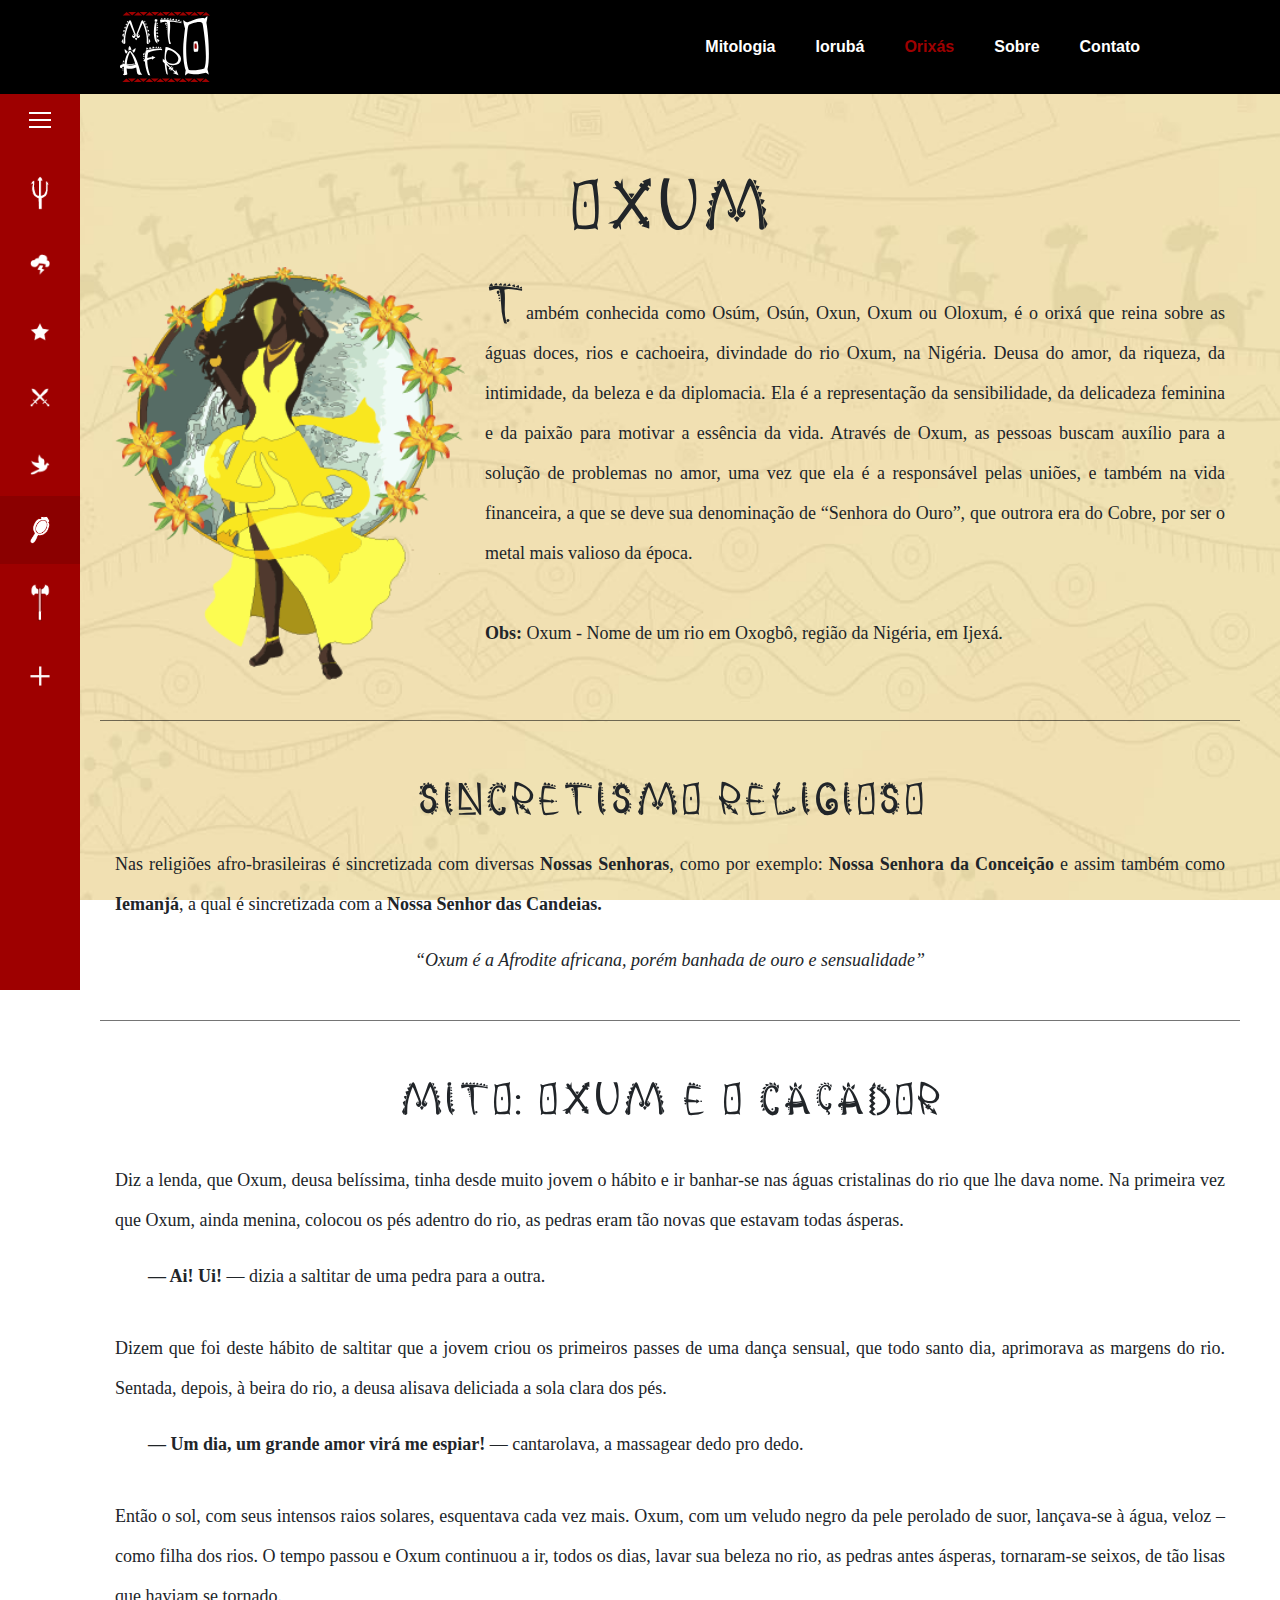
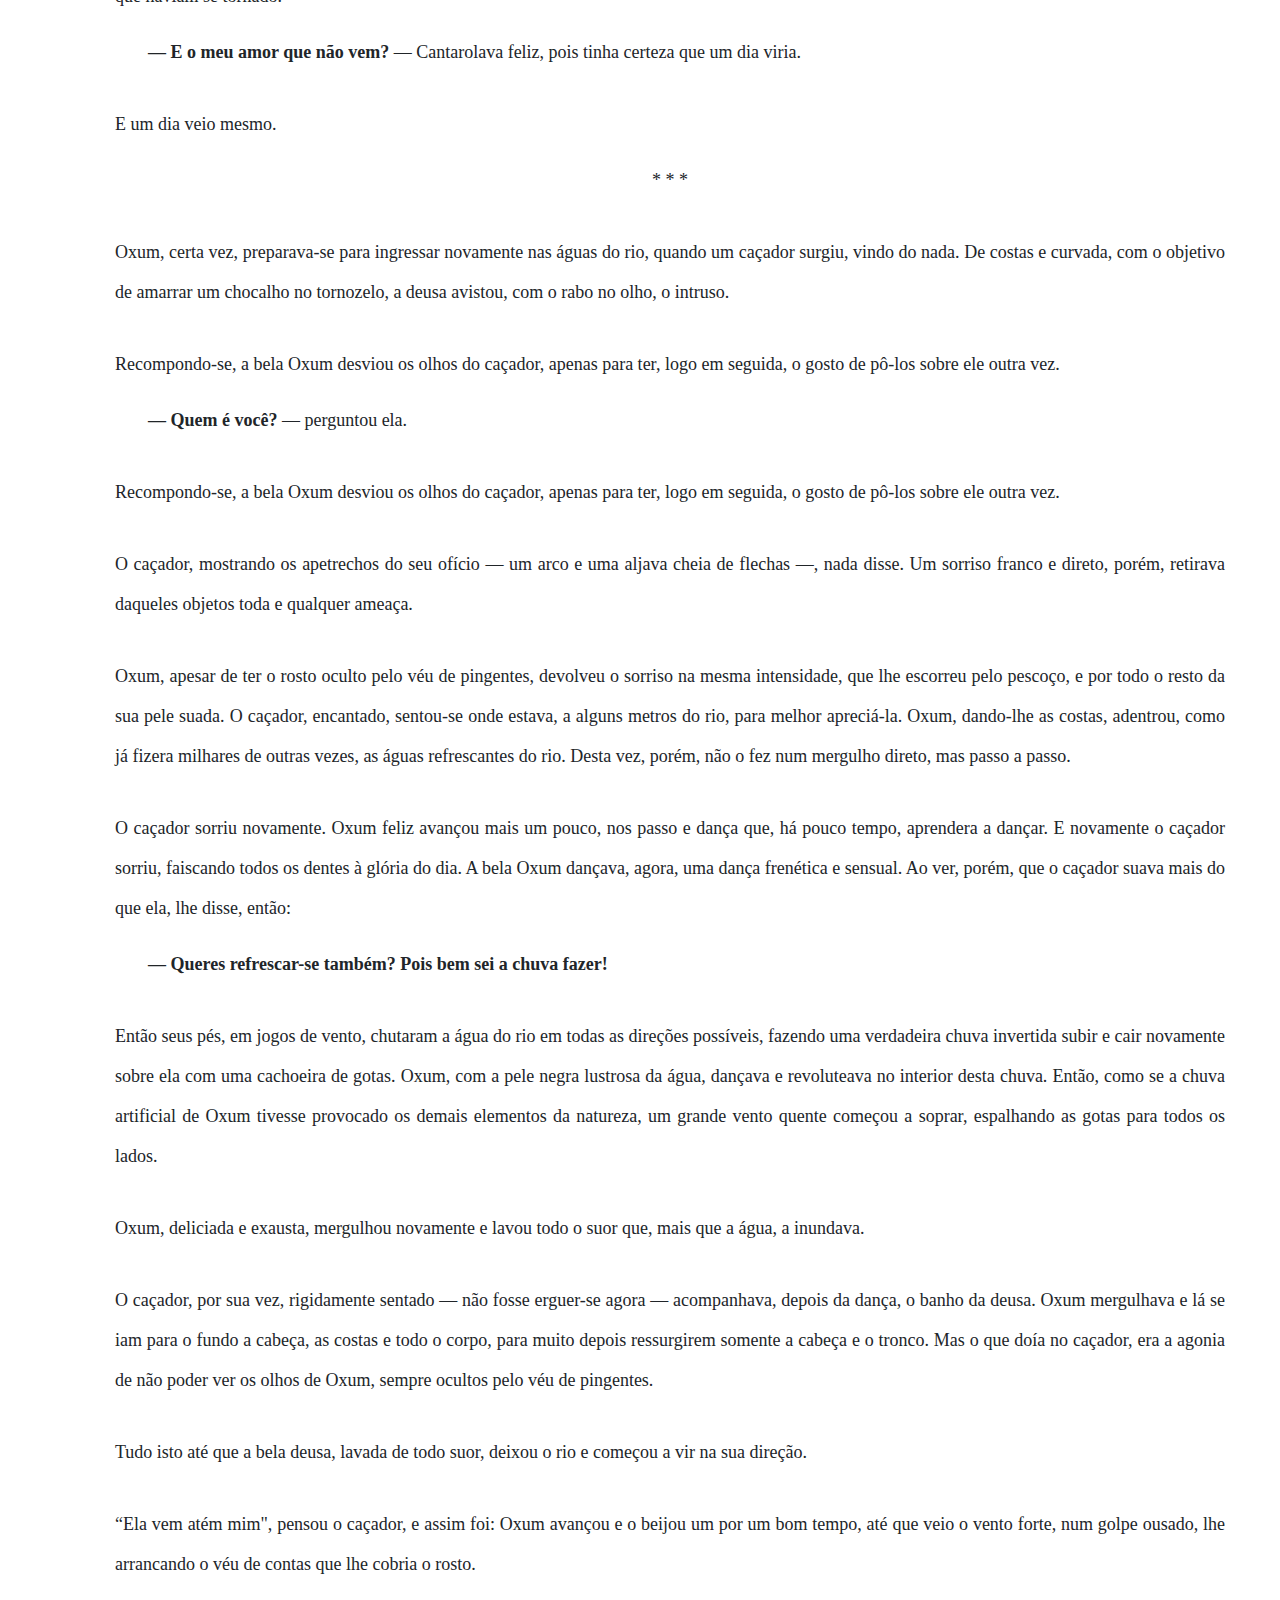
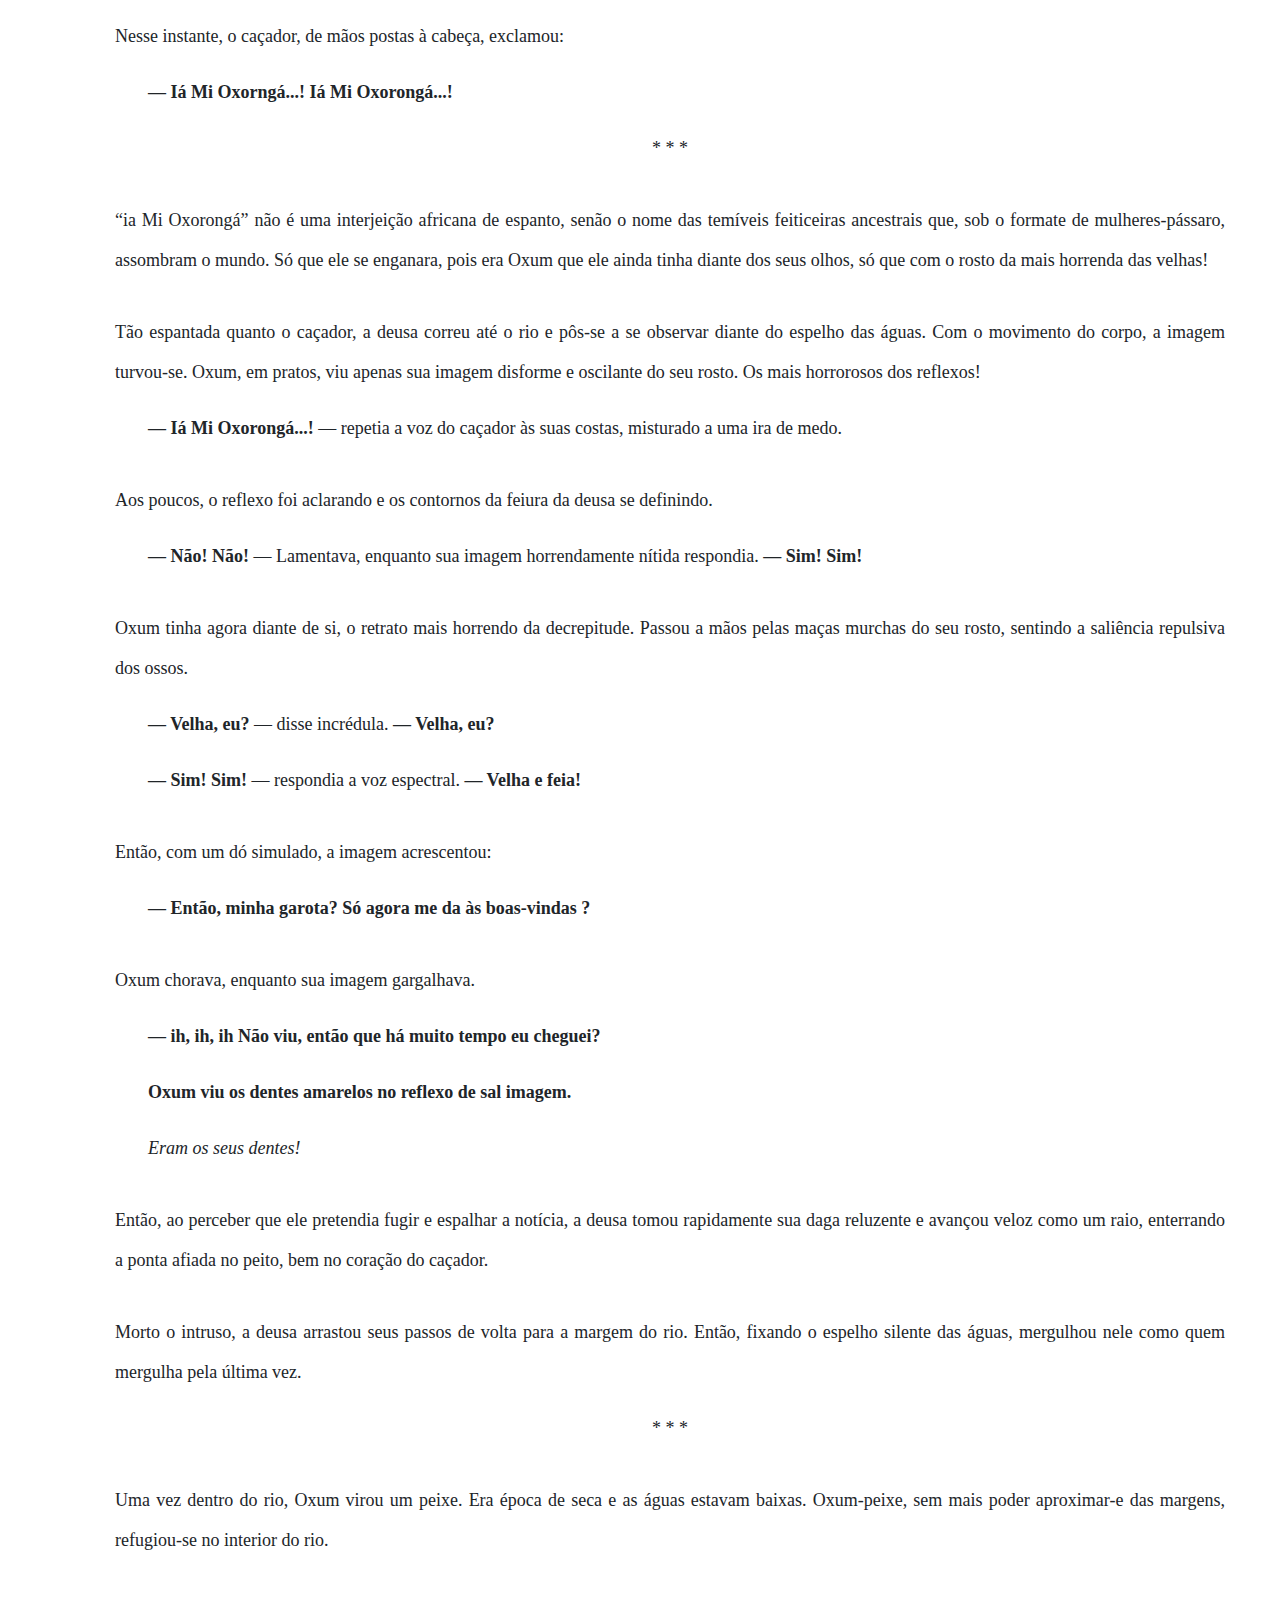
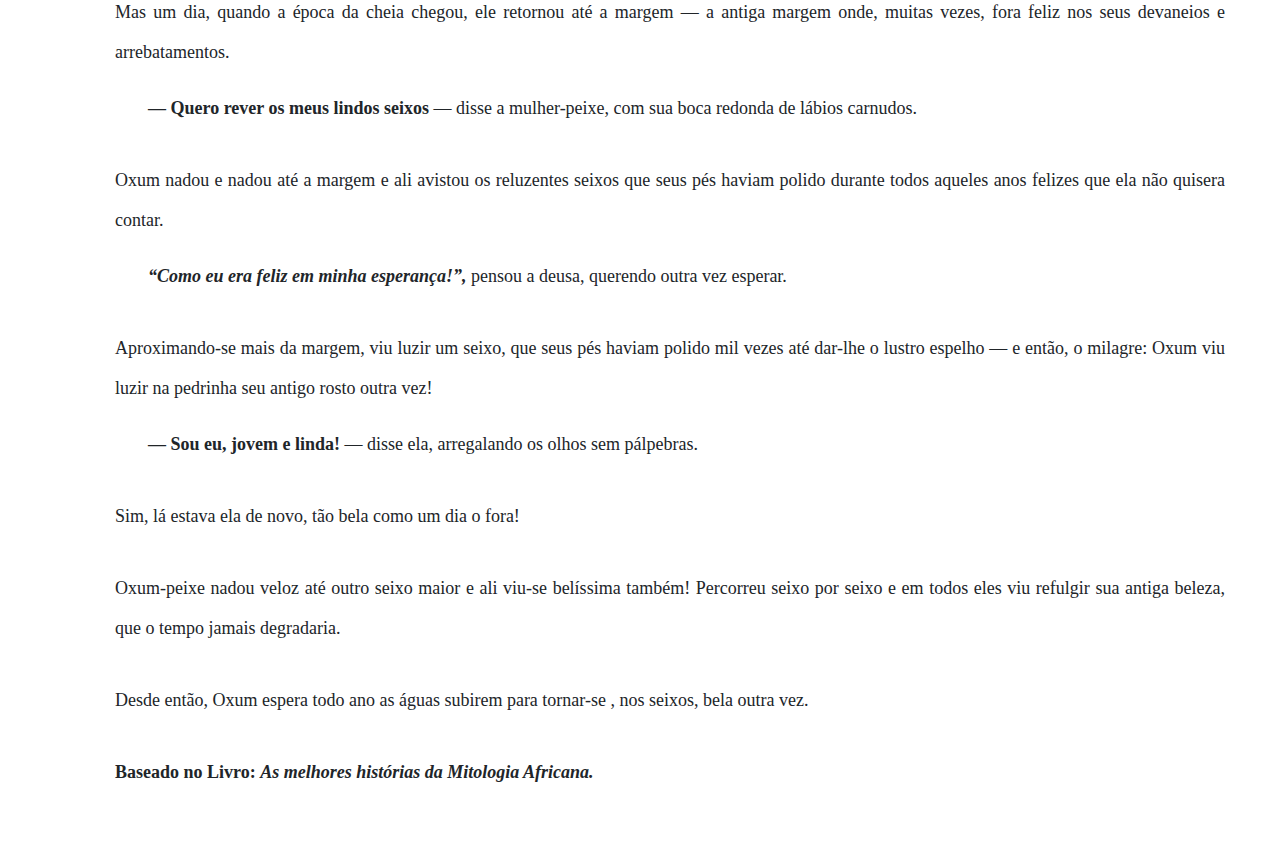
<file: Oxum.html>
<!DOCTYPE html>
<html>

<head>
    <meta http-equiv="Content-Type" content="text/html; charset=utf-8" />
    <meta name="description" content="Também conhecida como Osúm, Osún, Oxun,
    Oxum ou Oloxum, é o orixá que reina sobre as águas doces, rios e cachoeira, divindade do rio Oxum,
    na Nigéria. Deusa do amor, da riqueza, da intimidade, da beleza e da diplomacia. Ela é a
    representação da sensibilidade, da delicadeza feminina e da paixão para motivar a essência da vida.">
    <meta name="keywords" content="Oxum, Orixás, O que são orixás?">
    <meta name="author" content="Bernardo Pereira, Guilherme Santos, Joel da Silva, Júlio César">
    <meta name="viewport" content="width=device-width, initial-scale=1.0">
    <link rel="shortcut icon" href="assets/img/logo-mobile-vermelho.png" type="image/x-png">
    <title>Oxum</title>

    <!-- CSS do Bootstrap -->
    <link rel="stylesheet" href="assets/node_modules/bootstrap/compiler/bootstrap.css">
    <!-- CSS PADRÃO -->
    <link rel="stylesheet" href="assets/css/style_padrao.css">
    <!-- CSS ORIXÁS -->
    <link rel="stylesheet" href="assets/css/style_orixas.css">
    <!-- CSS COR-AMARELA-->
    <link rel="stylesheet" href="assets/css/style_cor-amarela.css">
    <!-- Fonte Awesome -->
    <link rel="stylesheet" href="assets/node_modules/fontawesome-free-5.2.0/css/all.css">

    <!-- Global site tag (gtag.js) - Google Analytics -->
    <script async src="https://www.googletagmanager.com/gtag/js?id=UA-130651800-1"></script>
    <script>
        window.dataLayer = window.dataLayer || [];
        function gtag() { dataLayer.push(arguments); }
        gtag('js', new Date());

        gtag('config', 'UA-130651800-1');
    </script>
</head>

<body>

    <!-- HEADER - Menu -->
    <header>
        <a href="index.html"><img class="logo_Desk" src="assets/img/logo_desk_vermelho_pagina.svg" alt=""></a>
        <a href="index.html"><img class="logo_Mob" src="assets/img/logo-mobile-vermelho.svg" alt=""></a>

        <nav class="font-weight-bold">
            <ul>
                <li><a href="Mitologia.html">Mitologia</a></li>
                <li><a href="Cultura.html">Iorubá</a></li>
                <li><a href="Orixas.html" class="active">Orixás</a></li>
                <li><a href="Sobre.html">Sobre</a></li>
                <li><a href="Contato.html">Contato</a></li>
            </ul>
        </nav>

        <!--Botão Menu Mobile-->
        <div class="menu-toggle">
            <span></span>
            <span></span>
            <span></span>
            <span></span>
            <span></span>
            <span></span>
        </div>

    </header>

    <div class="wrapper">

        <nav id="sidebar" class="active">

            <div class="sidebar-header text-center">

                <button type="button" id="sidebarCollapse" class="navbar-btn active">
                    <span></span>
                    <span></span>
                    <span></span>
                </button>

            </div>

            <ul class="list-unstyled components">

                <li>
                    <a href="Exu.html">
                        <img class="Icons" src="assets/img/Icones_Orixas/Tridente-Exu.png">
                        <p>Exu</p>
                    </a>
                </li>

                <li>
                    <a href="Iansa.html">
                        <img class="Icons" src="assets/img/Icones_Orixas/Trovao-Iansa.png">
                        <p>Iansã</p>
                    </a>
                </li>

                <li>
                    <a href="Iemanja.html">
                        <img class="Icons" src="assets/img/Icones_Orixas/Estrela-Iemanja.png">
                        <p>Iemanjá</p>
                    </a>
                </li>

                <li>
                    <a href="Ogum.html">
                        <img class="Icons" src="assets/img/Icones_Orixas/Espadas-Ogum.png">
                        <p>Ogum</p>
                    </a>
                </li>

                <li>
                    <a href="Oxala.html">
                        <img class="Icons" src="assets/img/Icones_Orixas/Pomba-Oxala.png">
                        <p>Oxalá</p>
                    </a>
                </li>

                <li class="active">
                    <a href="Oxum.html">
                        <img class="Icons" src="assets/img/Icones_Orixas/Espelho-Oxum.png">
                        <p>Oxum</p>
                    </a>
                </li>

                <li>
                    <a href="Xango.html">
                        <img class="Icons" src="assets/img/Icones_Orixas/Machado-Xango.png">
                        <p>Xangô</p>
                    </a>
                </li>

                <li>
                    <a href="Outros_Orixas.html">
                        <img class="Icons" src="assets/img/Icones_Orixas/Mais.png">
                        <p>Orixás</p>
                    </a>
                </li>

            </ul>

        </nav>

        <div id="bolinha">
            <img src="assets/img/Botão2.png">
        </div>
		
		<div id="bolinha2">
		<img src="assets/img/Botão1.png">
		</div>

        <div id="menu_bolinha">
            <ul>
                <li>
                    <a href="Exu.html">
                        <img class="Icons" src="assets/img/Icones_Orixas/Tridente-Exu.png">
                        <p>Exu</p>
                    </a>
                </li>

                <li>
                    <a href="Orixas-Iansa.html">
                        <img class="Icons" src="assets/img/Icones_Orixas/Trovao-Iansa.png">
                        <p>Iansã</p>
                    </a>
                </li>

                <li>
                    <a href="Iemanja.html">
                        <img class="Icons" src="assets/img/Icones_Orixas/Estrela-Iemanja.png">
                        <p>Iemanjá</p>
                    </a>
                </li>

                <li>
                    <a href="Ogum.html">
                        <img class="Icons" src="assets/img/Icones_Orixas/Espadas-Ogum.png">
                        <p>Ogum</p>
                    </a>
                </li>

                <li>
                    <a href="Oxala.html">
                        <img class="Icons" src="assets/img/Icones_Orixas/Pomba-Oxala.png">
                        <p>Oxalá</p>
                    </a>
                </li>

                <li>
                    <a href="Oxum.html">
                        <img class="Icons" src="assets/img/Icones_Orixas/Espelho-Oxum.png">
                        <p>Oxum</p>
                    </a>
                </li>

                <li>
                    <a href="#">
                        <img class="Icons" src="assets/img/Icones_Orixas/Machado-Xango.png">
                        <p>Xangô</p>
                    </a>
                </li>

                <li>
                    <a href="Outros_Orixas.html">
                        <img class="Icons" src="assets/img/Icones_Orixas/Mais.png">
                        <p>Orixás</p>
                    </a>
                </li>

            </ul>
        </div>

        <!-- Conteúdo -->

        <div id="content" class="active">

            <h1 class="text-center my-3 Titulo">OXUM</h1>

            <div class="col-12 media align-items-center flex-column flex-md-row">

                <img class="Desenhos" src="assets/img/oxum.png">

                <p class="p_dest text-justify texto media-body orixa_descricao">Também conhecida como Osúm, Osún, Oxun,
                    Oxum ou Oloxum, é o orixá que reina sobre as águas doces, rios e cachoeira, divindade do rio Oxum,
                    na Nigéria. Deusa do amor, da riqueza, da intimidade, da beleza e da diplomacia. Ela é a
                    representação da sensibilidade, da delicadeza feminina e da paixão para motivar a essência da vida.
                    Através de Oxum, as pessoas buscam auxílio para a solução de problemas no amor, uma vez que ela é a
                    responsável pelas uniões, e também na vida financeira, a que se deve sua denominação de “Senhora do
                    Ouro”, que outrora era do Cobre, por ser o metal mais valioso da época. <br> <br><b>Obs:</b> Oxum -
                    Nome de um rio em Oxogbô, região da Nigéria, em Ijexá.</p>
          

            </div>

            <div class="line"></div>
            <h2 class="Subtitulo mb-3 text-center">Sincretismo Religioso</h2>


            <div class="col-12 media align-items-center flex-column flex-lg-row">

                <p class="text-justify texto">Nas religiões afro-brasileiras é sincretizada com
                    diversas <b>Nossas Senhoras</b>, como por exemplo: <b> Nossa Senhora da Conceição</b> e assim
                    também como <b>Iemanjá</b>, a qual é sincretizada com a <b>Nossa Senhor das Candeias.</b> </p>

            </div>

            <p class="p_dest text-center texto"><i>“Oxum é a Afrodite africana, porém banhada de ouro e sensualidade”</i></p>

            <div class="line"></div>
            <h2 class="Subtitulo mb-3 text-center">MITO: Oxum e o Caçador</h2>

            <div class="col-12 media align-items-center flex-column flex-lg-row pt-3">
                <p class="text-justify texto">
                    Diz a lenda, que Oxum, deusa belíssima, tinha desde muito jovem o hábito e ir banhar-se nas águas
                    cristalinas do rio que lhe dava nome. Na primeira vez que Oxum, ainda menina, colocou os pés
                    adentro do rio, as pedras eram tão novas que estavam todas ásperas.</p>
            </div>

            <p class="texto frases"><b> — Ai! Ui! </b> — dizia a saltitar de uma pedra para a outra. </p>

            <div class="col-12 media align-items-center flex-column flex-lg-row pt-3">
                <p class="text-justify texto">
                    Dizem que foi deste hábito de saltitar que a jovem criou os primeiros passes de uma dança sensual,
                    que todo santo dia, aprimorava as margens do rio. Sentada, depois, à beira do rio, a deusa alisava
                    deliciada a sola clara dos pés.</p>
            </div>

            <p class="texto frases"> <b> — Um dia, um grande amor virá me espiar! </b> — cantarolava, a massagear dedo
                pro dedo. </p>

            <div class="col-12 media align-items-center flex-column flex-lg-row pt-3">
                <p class="text-justify texto">
                    Então o sol, com seus intensos raios solares, esquentava cada vez mais. Oxum, com um veludo negro
                    da pele perolado de suor, lançava-se à água, veloz – como filha dos rios. O tempo passou e Oxum
                    continuou a ir, todos os dias, lavar sua beleza no rio, as pedras antes ásperas, tornaram-se
                    seixos, de tão lisas que haviam se tornado.</p>
            </div>

            <p class="texto frases"><b> — E o meu amor que não vem? </b> — Cantarolava feliz, pois tinha certeza que um
                dia viria.</p>

            <div class="col-12 media align-items-center flex-column flex-lg-row pt-3">
                <p class="text-justify texto">
                    E um dia veio mesmo.</p>
            </div>

            <p class="texto text-center">* * *</p>

            <div class="col-12 media align-items-center flex-column flex-lg-row pt-3">
                <p class="text-justify texto">
                    Oxum, certa vez, preparava-se para ingressar novamente nas águas do rio, quando um caçador surgiu,
                    vindo do nada. De costas e curvada, com o objetivo de amarrar um chocalho no tornozelo, a deusa
                    avistou, com o rabo no olho, o intruso.</p>
            </div>

            <div class="col-12 media align-items-center flex-column flex-lg-row pt-3">
                <p class="text-justify texto">
                    Recompondo-se, a bela Oxum desviou os olhos do caçador, apenas para ter, logo em seguida, o gosto
                    de pô-los sobre ele outra vez. </p>
            </div>

            <p class="texto frases"><b> — Quem é você? </b> — perguntou ela.</p>

            <div class="col-12 media align-items-center flex-column flex-lg-row pt-3">
                <p class="text-justify texto">
                    Recompondo-se, a bela Oxum desviou os olhos do caçador, apenas para ter, logo em seguida, o gosto
                    de pô-los sobre ele outra vez. </p>
            </div>

            <div class="col-12 media align-items-center flex-column flex-lg-row pt-3">
                <p class="text-justify texto">
                    O caçador, mostrando os apetrechos do seu ofício — um arco e uma aljava cheia de flechas —, nada
                    disse. Um sorriso franco e direto, porém, retirava daqueles objetos toda e qualquer ameaça. </p>
            </div>

            <div class="col-12 media align-items-center flex-column flex-lg-row pt-3">
                <p class="text-justify texto">
                    Oxum, apesar de ter o rosto oculto pelo véu de pingentes, devolveu o sorriso na mesma intensidade,
                    que lhe escorreu pelo pescoço, e por todo o resto da sua pele suada. O caçador, encantado,
                    sentou-se onde estava, a alguns metros do rio, para melhor apreciá-la. Oxum, dando-lhe as costas,
                    adentrou, como já fizera milhares de outras vezes, as águas refrescantes do rio. Desta vez, porém,
                    não o fez num mergulho direto, mas passo a passo. </p>
            </div>

            <div class="col-12 media align-items-center flex-column flex-lg-row pt-3">
                <p class="text-justify texto">
                    O caçador sorriu novamente. Oxum feliz avançou mais um pouco, nos passo e dança que, há pouco
                    tempo, aprendera a dançar. E novamente o caçador sorriu, faiscando todos os dentes à glória do dia.
                    A bela Oxum dançava, agora, uma dança frenética e sensual. Ao ver, porém, que o caçador suava mais
                    do que ela, lhe disse, então: </p>
            </div>

            <p class="texto frases"><b> — Queres refrescar-se também? Pois bem sei a chuva fazer! </b> </p>

            <div class="col-12 media align-items-center flex-column flex-lg-row pt-3">
                <p class="text-justify texto">
                    Então seus pés, em jogos de vento, chutaram a água do rio em todas as direções possíveis, fazendo
                    uma verdadeira chuva invertida subir e cair novamente sobre ela com uma cachoeira de gotas. Oxum,
                    com a pele negra lustrosa da água, dançava e revoluteava no interior desta chuva. Então, como se a
                    chuva artificial de Oxum tivesse provocado os demais elementos da natureza, um grande vento quente
                    começou a soprar, espalhando as gotas para todos os lados. </p>
            </div>

            <div class="col-12 media align-items-center flex-column flex-lg-row pt-3">
                <p class="text-justify texto">
                    Oxum, deliciada e exausta, mergulhou novamente e lavou todo o suor que, mais que a água, a
                    inundava.</p>
            </div>

            <div class="col-12 media align-items-center flex-column flex-lg-row pt-3">
                <p class="text-justify texto">
                    O caçador, por sua vez, rigidamente sentado — não fosse erguer-se agora — acompanhava, depois da
                    dança, o banho da deusa. Oxum mergulhava e lá se iam para o fundo a cabeça, as costas e todo o
                    corpo, para muito depois ressurgirem somente a cabeça e o tronco. Mas o que doía no caçador, era a
                    agonia de não poder ver os olhos de Oxum, sempre ocultos pelo véu de pingentes.</p>
            </div>

            <div class="col-12 media align-items-center flex-column flex-lg-row pt-3">
                <p class="text-justify texto">
                    Tudo isto até que a bela deusa, lavada de todo suor, deixou o rio e começou a vir na sua direção.</p>
            </div>

            <div class="col-12 media align-items-center flex-column flex-lg-row pt-3">
                <p class="text-justify texto">
                    “Ela vem atém mim", pensou o caçador, e assim foi: Oxum avançou e o beijou um por um bom tempo, até
                    que veio o vento forte, num golpe ousado, lhe arrancando o véu de contas que lhe cobria o rosto.</p>
            </div>

            <div class="col-12 media align-items-center flex-column flex-lg-row pt-3">
                <p class="text-center texto">
                    Nesse instante, o caçador, de mãos postas à cabeça, exclamou:</p>
            </div>

            <p class="texto frases"><b> — Iá Mi Oxorngá...! Iá Mi Oxorongá...! </b> </p>

            <p class="texto text-center">* * *</p>

            <div class="col-12 media align-items-center flex-column flex-lg-row pt-3">
                <p class="text-justify texto">
                    “ia Mi Oxorongá” não é uma interjeição africana de espanto, senão o nome das temíveis feiticeiras
                    ancestrais que, sob o formate de mulheres-pássaro, assombram o mundo. Só que ele se enganara, pois
                    era Oxum que ele ainda tinha diante dos seus olhos, só que com o rosto da mais horrenda das velhas!</p>
            </div>

            <div class="col-12 media align-items-center flex-column flex-lg-row pt-3">
                <p class="text-justify texto">
                    Tão espantada quanto o caçador, a deusa correu até o rio e pôs-se a se observar diante do espelho
                    das águas. Com o movimento do corpo, a imagem turvou-se. Oxum, em pratos, viu apenas sua imagem
                    disforme e oscilante do seu rosto. Os mais horrorosos dos reflexos! </p>
            </div>

            <p class="texto frases"><b> — Iá Mi Oxorongá...! </b> — repetia a voz do caçador às suas costas, misturado
                a uma ira de medo. </p>

            <div class="col-12 media align-items-center flex-column flex-lg-row pt-3">
                <p class="text-justify texto">
                    Aos poucos, o reflexo foi aclarando e os contornos da feiura da deusa se definindo. </p>
            </div>

            <p class="texto frases"><b> — Não! Não! </b> — Lamentava, enquanto sua imagem horrendamente nítida
                respondia. <b>— Sim! Sim! </b></p>

            <div class="col-12 media align-items-center flex-column flex-lg-row pt-3">
                <p class="text-justify texto">
                    Oxum tinha agora diante de si, o retrato mais horrendo da decrepitude. Passou a mãos pelas maças
                    murchas do seu rosto, sentindo a saliência repulsiva dos ossos.</p>
            </div>

            <p class="texto frases"><b> — Velha, eu? </b> — disse incrédula. <b> — Velha, eu? </b> </p>
            <p class="texto frases"><b> — Sim! Sim! </b> — respondia a voz espectral. <b> — Velha e feia! </b> </p>

            <div class="col-12 media align-items-center flex-column flex-lg-row pt-3">
                <p class="text-justify texto">
                    Então, com um dó simulado, a imagem acrescentou: </p>
            </div>

            <p class="texto frases"><b> — Então, minha garota? Só agora me da às boas-vindas ? </b> </p>

            <div class="col-12 media align-items-center flex-column flex-lg-row pt-3">
                <p class="text-justify texto">
                    Oxum chorava, enquanto sua imagem gargalhava. </p>
            </div>

            <p class="texto frases"><b> — ih, ih, ih Não viu, então que há muito tempo eu cheguei? </b> </p>
            <p class="texto frases"><b> Oxum viu os dentes amarelos no reflexo de sal imagem. </b> </p>

            <p class="texto frases"><i>Eram os seus dentes!</i></p>


            <div class="col-12 media align-items-center flex-column flex-lg-row pt-3">
                <p class="text-justify texto">
                    Então, ao perceber que ele pretendia fugir e espalhar a notícia, a deusa tomou rapidamente sua daga
                    reluzente e avançou veloz como um raio, enterrando a ponta afiada no peito, bem no coração do
                    caçador.
            </div>

            <div class="col-12 media align-items-center flex-column flex-lg-row pt-3">
                <p class="text-justify texto">
                    Morto o intruso, a deusa arrastou seus passos de volta para a margem do rio. Então, fixando o
                    espelho silente das águas, mergulhou nele como quem mergulha pela última vez.
            </div>

            <p class="texto text-center">* * *</p>



            <div class="col-12 media align-items-center flex-column flex-lg-row pt-3">
                <p class="text-justify texto">
                    Uma vez dentro do rio, Oxum virou um peixe. Era época de seca e as águas estavam baixas.
                    Oxum-peixe, sem mais poder aproximar-e das margens, refugiou-se no interior do rio.
            </div>


            <div class="col-12 media align-items-center flex-column flex-lg-row pt-3">
                <p class="text-justify texto">
                    Mas um dia, quando a época da cheia chegou, ele retornou até a margem — a antiga margem onde,
                    muitas vezes, fora feliz nos seus devaneios e arrebatamentos.
            </div>

            <p class="texto frases"><b> — Quero rever os meus lindos seixos </b> — disse a mulher-peixe, com sua boca
                redonda de lábios carnudos. </p>

            <div class="col-12 media align-items-center flex-column flex-lg-row pt-3">
                <p class="text-justify texto">
                    Oxum nadou e nadou até a margem e ali avistou os reluzentes seixos que seus pés haviam polido
                    durante todos aqueles anos felizes que ela não quisera contar.
            </div>

            <p class="texto frases"><b> <i> “Como eu era feliz em minha esperança!”, </i> </b> pensou a deusa, querendo
                outra vez esperar. </p>

            <div class="col-12 media align-items-center flex-column flex-lg-row pt-3">
                <p class="text-justify texto">
                    Aproximando-se mais da margem, viu luzir um seixo, que seus pés haviam polido mil vezes até dar-lhe
                    o lustro espelho — e então, o milagre: Oxum viu luzir na pedrinha seu antigo rosto outra vez!
            </div>

            <p class="texto frases"><b>— Sou eu, jovem e linda! </b> — disse ela, arregalando os olhos sem pálpebras.
            </p>

            <div class="col-12 media align-items-center flex-column flex-lg-row pt-3">
                <p class="text-justify texto">
                    Sim, lá estava ela de novo, tão bela como um dia o fora!
            </div>


            <div class="col-12 media align-items-center flex-column flex-lg-row pt-3">
                <p class="text-justify texto">
                    Oxum-peixe nadou veloz até outro seixo maior e ali viu-se belíssima também! Percorreu seixo por
                    seixo e em todos eles viu refulgir sua antiga beleza, que o tempo jamais degradaria.
            </div>

            <div class="col-12 media align-items-center flex-column flex-lg-row pt-3">
                <p class="text-justify texto">
                    Desde então, Oxum espera todo ano as águas subirem para tornar-se , nos seixos, bela outra vez.
            </div>

            <div class="col-12 media align-items-center flex-column flex-lg-row pt-3">
                <p class="text-left texto"> <b>Baseado no Livro:</b> <b><i>As melhores histórias da Mitologia Africana.
                        </i> </b> </p>
            </div>

        </div>

    </div>

    <!-- Animação do Scroll (Conteúdo surgindo) -->
    <script type="text/javascript" src="assets/js/jquery-3.1.1.min.js"></script>
    <script type="text/javascript" src="assets/js/app.js"></script>


    <!-- JavaScript e Jquery -->
    <script src="assets/node_modules/jquery/dist/jquery.js"></script>
    <script src="assets/node_modules/popper.js/dist/popper.js"></script>
    <script src="assets/node_modules/bootstrap/dist/js/bootstrap.js"></script>

    <!-- Menu Toggle - Transformação do conteúdo -->
    <script type="text/javascript">
        $(document).ready(function () {
            $('#sidebarCollapse').on('click', function () {
                $('#sidebar, #content').toggleClass('active');
                $(this).toggleClass('active');
            });
        });
    </script>

    <!-- Menu Toggle do Mobile - Fazer os dois ícones abrir o menu lateral -->
    <script type="text/javascript">
        $(document).ready(function () {
            $('#bolinha2, #bolinha').on('click', function () {
                $('#menu_bolinha').toggleClass('active');
                $(this).toggleClass('active');
            });
        });
    </script>

    <!-- Menu Toggle do Mobile - Fazer alternar o "X" e o ícone da África -->
    <script type="text/javascript">
        $(document).ready(function () {
            $('#bolinha2, #bolinha').on('click', function () {
                $('#bolinha2').toggleClass('active');
                $('#bolinha').toggleClass('active');
                $(this).toggleClass('active');
            });
        });
    </script>

    <!-- Menu responsivo -->
    <script type="text/javascript">
        $(document).ready(function () {
            $("#sidebar").mCustomScrollbar({
                theme: "minimal"
            });

            $('#sidebarCollapse').on('click', function () {
                $('#sidebar, #content').toggleClass('active');
                $('.collapse.in').toggleClass('in');
                $('a[aria-expanded=true]').attr('aria-expanded', 'false');
            });
        });
    </script>


    <!--Script Menu-Toggle [Header]-->
    <script type="text/javascript">
        $(document).ready(function () {
            $('.menu-toggle').click(function () {
                $('.menu-toggle').toggleClass('active')
            })
        })
    </script>

    <!--Script Menu-Toggle [Nav]-->
    <script type="text/javascript">
        $(document).ready(function () {
            $('.menu-toggle').click(function () {
                $('nav').toggleClass('active')
            })
        })
    </script>

</body>

</html>
</file>
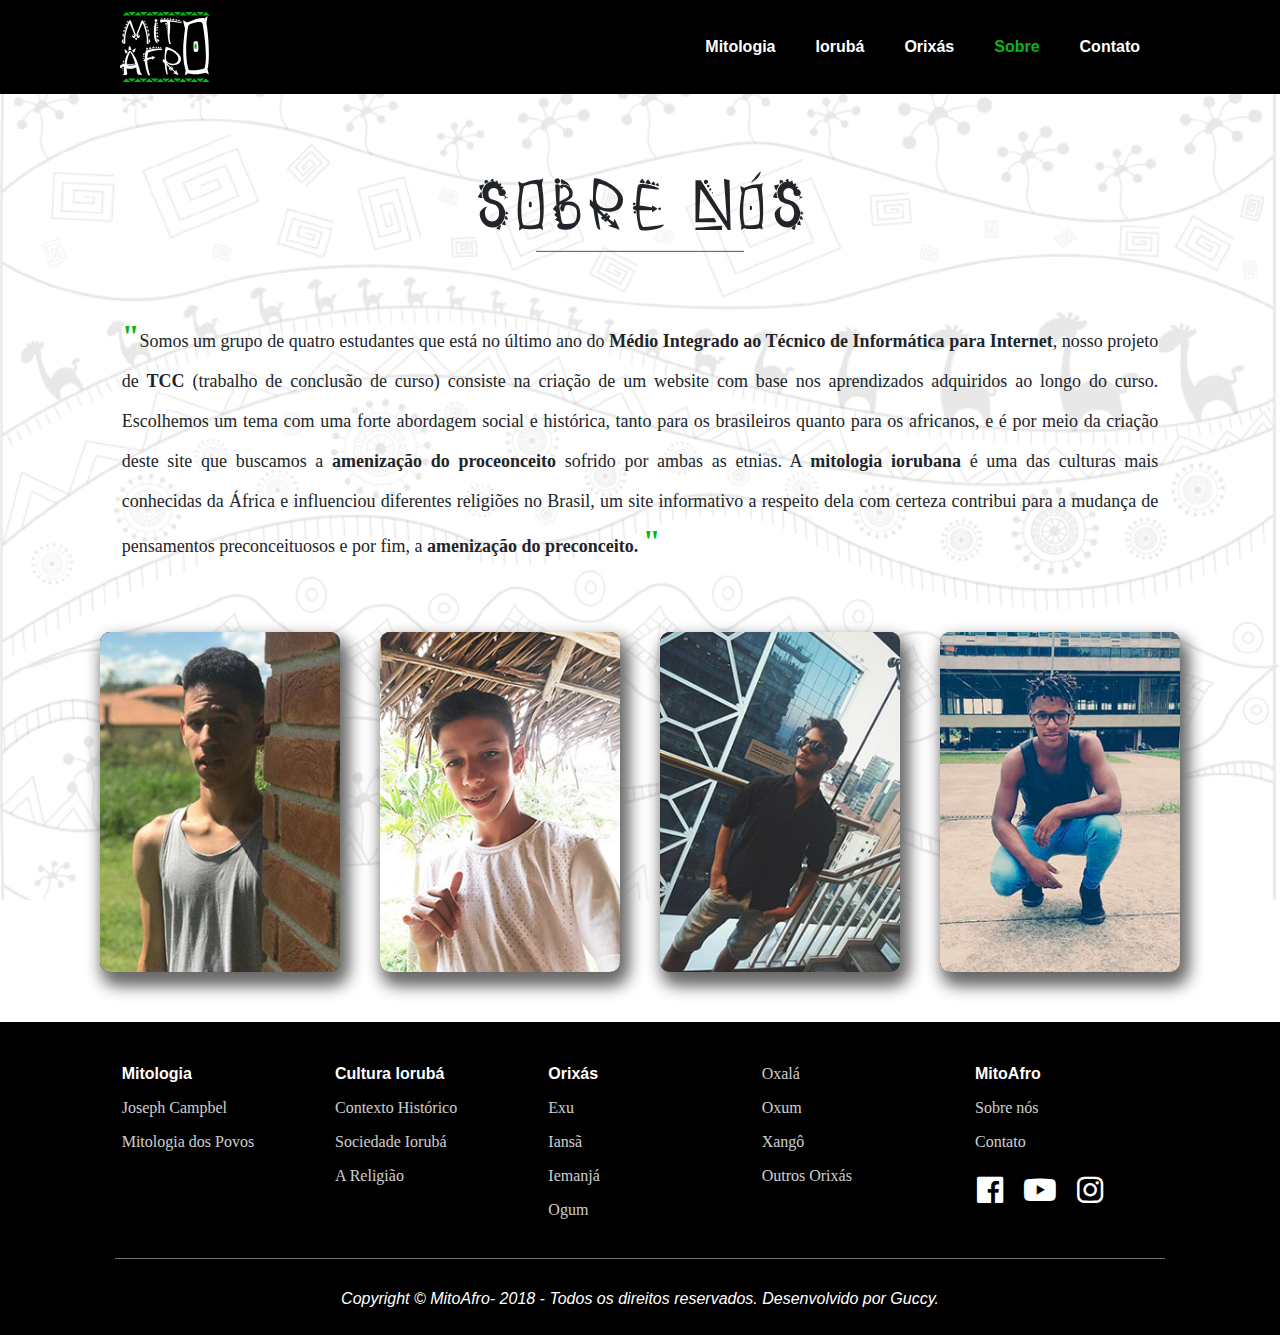
<file: Sobre.html>
<!doctype html>
<html>

<head>
    <meta charset="utf-8">
    <meta name="viewport" content="width=device-width, initial-scale=1.0">
    <meta name="description" content="Somos um grupo de quatro estudantes que está no último ano
    do Médio Integrado ao Técnico de Informática para Internet, nosso projeto de TCC (trabalho de conclusão de curso) consiste nacriação de um website com base nos aprendizados adquiridos ao longo do curso.">
    <meta name="keywords" content="Mitologia Africana, Orixás, O que são orixás?">
    <meta name="author" content="Bernardo Pereira, Guilherme Santos, Joel da Silva, Júlio César">
    <link rel="shortcut icon" href="assets/img/logo-mobile-verde.png" type="image/x-png">
    <title>Sobre nós</title>

    <!-- CSS BOOTSTRAP -->
    <link rel="stylesheet" href="assets/node_modules/bootstrap/compiler/bootstrap.css">
    <!-- CSS SOBRE -->
    <link rel="stylesheet" href="assets/css/style_sobre.css">
    <!-- Fonte Awesome-->
    <link rel="stylesheet" href="assets/node_modules/fontawesome-free-5.2.0/css/all.css">
    <!-- CSS PADRÂO -->
    <link rel="stylesheet" href="assets/css/style_padrao.css">

    <!-- Global site tag (gtag.js) - Google Analytics -->
    <script async src="https://www.googletagmanager.com/gtag/js?id=UA-130651800-1"></script>
    <script>
        window.dataLayer = window.dataLayer || [];
        function gtag() { dataLayer.push(arguments); }
        gtag('js', new Date());

        gtag('config', 'UA-130651800-1');
    </script>

</head>

<body style="overflow-x:hidden; overflow-y:auto;">

    <!-- Menu horizontal -->
    <header>

        <a href="index.html"><img class="logo_Desk" src="assets/img/logo_desk_verde.svg" alt=""></a>
        <a href="index.html"><img class="logo_Mob" src="assets/img/logo-mobile-verde.svg" alt=""></a>

        <div class="menu-toggle">
            <span></span>
            <span></span>
            <span></span>
            <span></span>
            <span></span>
            <span></span>
        </div>

        <nav class="font-weight-bold">
            <ul>
                <li><a href="Mitologia.html">Mitologia</a></li>
                <li><a href="Cultura.html">Iorubá</a></li>
                <li><a href="Orixas.html">Orixás</a></li>
                <li><a href="Sobre.html" class="active">Sobre</a></li>
                <li><a href="Contato.html">Contato</a></li>
            </ul>
        </nav>

    </header>

    <!-- Criadores do Site -->
    <div class="fundo-sobre">
    <div class="container-fluid fundo-sobre">
            <div class="row justify-content-center">

                <div class="col-sm-10 my-5">
                    <h1 class="Titulo Titulo-Sobre text-center pt-5">Sobre nós</h1>
                    <hr class="hr-nos ">
                </div>

                <!-- Conteúdo -->

                <div class="container-fluid">
                    <div class="row justify-content-center">
                        <div class="col-sm-10 texto text-justify">
                            <p><span class="Aspas">"</span>Somos um grupo de quatro estudantes que está no último ano
                                do
                                <span class="bold"> Médio Integrado ao Técnico de Informática para Internet</span>,
                                nosso
                                projeto de <span class="bold"> TCC</span> (trabalho de conclusão de curso) consiste na
                                criação de um website com base nos aprendizados adquiridos ao longo do curso.
                                Escolhemos um
                                tema com uma forte abordagem social e histórica, tanto para os brasileiros quanto para
                                os
                                africanos, e é por meio da criação deste site que buscamos a <span class="bold">
                                    amenização
                                    do proceonceito </span> sofrido por ambas as etnias. A <span class="bold">
                                    mitologia
                                    iorubana </span> é uma das culturas mais conhecidas da África e influenciou
                                diferentes
                                religiões no Brasil, um site informativo a respeito dela com certeza contribui para a
                                mudança de pensamentos preconceituosos e por fim, a <span class="bold"> amenização do
                                    preconceito.</span>
                                <span class="Aspas">"</span> </p>
                        </div>
                    </div>

                </div>

                <div class="card1">
                    <div class="front"><img src="assets/img/Bernardinho.jpg"></div>
                    <div class="back">
                        <div class="details">
                            <h2>Bernardo Pereira<br><span>Web Design</span><br><span>Programação</span></h2>
                            <div class="social-icons">
                                <a href="https://github.com/bernardooficial"><i class="fab fa-github" aria-hidden="true"></i></a>
                                <a href="https://www.linkedin.com/in/bernardo-pereira-oliveira/"><i class="fab fa-linkedin-in" aria-hidden="true"></i></a>
                                <a href="https://www.facebook.com/Ber.Pe.Oliveira"><i class="fab fa-facebook" aria-hidden="true"></i></a>    
                            </div>
                        </div>
                    </div>
                </div>

                <div class="card1">
                    <div class="front"><img src="assets/img/Gui.jpg"></div>
                    <div class="back">
                        <div class="details">
                            <h2>Guilherme Santos<br><span>Web Design</span><br><span>Programação</span></h2>
                            <div class="social-icons">
                                    <a href="https://github.com/guilhermedesousa"><i class="fab fa-github" aria-hidden="true"></i></a>
                                    <a href="https://www.linkedin.com/in/guilherme-santos-573905178/"><i class="fab fa-linkedin-in" aria-hidden="true"></i></a>
                                    <a href="https://www.facebook.com/profile.php?id=100005002026519"><i class="fab fa-facebook" aria-hidden="true"></i></a>    
                            </div>
                        </div>
                    </div>
                </div>

                <div class="card1">
                    <div class="front"><img src="assets/img/joel2.jpg"></div>
                    <div class="back">
                        <div class="details">
                            <h2>Jeol Da Silva<br><span>Web Design</span><br><span>Programação</span></h2>
                            <div class="social-icons">
                                <a href="https://github.com/joel-jr"><i class="fab fa-github" aria-hidden="true"></i></a>
                                <a href="https://www.linkedin.com/in/joel-silva-jr/"><i class="fab fa-linkedin-in" aria-hidden="true"></i></a>
                                <a href="https://web.facebook.com/j0eljr"><i class="fab fa-facebook" aria-hidden="true"></i></a>     
                            </div>
                        </div>
                    </div>
                </div>

                <div class="card1 julio">
                    <div class="front"><img src="assets/img/julio.jpg"></div>
                    <div class="back">
                        <div class="details">
                            <h2>Júlio Cesar<br><span>Web Design</span><br><span>Programação</span></h2>
                            <div class="social-icons">
                                <a href="https://github.com/JulioCesarBatista"><i class="fab fa-github" aria-hidden="true"></i></a>
                                <a href="https://www.linkedin.com/in/j%C3%BAlio-c%C3%A9sar-batista/"><i class="fab fa-linkedin-in" aria-hidden="true"></i></a>
                                <a href="https://www.instagram.com/jcesar.jc/"><i class="fab fa-instagram" aria-hidden="true"></i></a>
                            </div>
                        </div>
                    </div>
                </div>
            </div>
        </div>
    </div>


       

       
	 <!--FOOTER + MAPA DE SITE-->
     <footer class="container-fluid bg-color-preto">
        <div class="row justify-content-center">

            <div class="col-md-2">
                <div class="footer_menu">
                    <ul>
                        <li class="font-weight-bold">Mitologia</li>
                        <li><a href="Mitologia.html#Joseph_Campbel">Joseph Campbel</a></li>
                        <li><a href="Mitologia.html#Mitologia_dos_Povos">Mitologia dos Povos</a></li>
                    </ul>
                </div>
            </div>

            <div class="col-md-2">
                <div class="footer_menu">
                    <ul>
                        <li class="font-weight-bold">Cultura Iorubá</li>
                        <li><a href="Cultura.html#Contexto_Historico_Africano">Contexto Histórico</a></li>
                        <li><a href="Cultura.html#Sociedade_Ioruba">Sociedade Iorubá</a></li>
                        <li><a href="Cultura.html#religiao">A Religião</a></li>
                    </ul>
                </div>
            </div>

            <div class="col-md-2">
                <div class="footer_menu">
                    <ul>
                        <li class="font-weight-bold">Orixás</li>
                        <li><a href="Exu.html">Exu</a></li>
                        <li><a href="Iansa.html">Iansã</a></li>
                        <li><a href="Iemanja.html">Iemanjá</a></li>
                        <li><a href="Ogum.html">Ogum</a></li>
                    </ul>
                </div>
            </div>


            <div class="col-md-2">
                <div class="footer_menu sub">
                    <ul>
                        <li><a href="Oxala.html">Oxalá</a></li>
                        <li><a href="Oxum.html">Oxum</a></li>
                        <li><a href="Xango.html">Xangô</a></li>
                        <li><a href="Outros_Orixas.html">Outros Orixás</a></li>
                    </ul>
                </div>
            </div>

            <div class="col-md-2">
                <div class="footer_menu">
                    <ul>
                        <li class="font-weight-bold">MitoAfro</li>
                        <li><a href="Sobre.html">Sobre nós</a></li>
                        <li><a href="Contato.html">Contato</a></li>
                    </ul>

                    <div class="rd_social">
                        <a href="https://www.facebook.com/MitoAfro-585618445232339/?modal=admin_todo_tour"><i class="fab fa-facebook"></i></a>
                        <a href="https://www.youtube.com/channel/UCAx3FEg8QUmUANvJT6IKKwQ?view_as=subscriber"><i class="fab fa-youtube"></i></a>
                        <a href="https://www.instagram.com/MitoAfro.art/"><i class="fab fa-instagram"></i></a>
                    </div>
                </div>
            </div>

        </div>

        <hr class="hr_footer">

        <div class="row justify-content-center">
            <div class="col-md-12">
                <div class="footer-copyright text-white text-center pt-2 pb-2">
                    <p class="font-italic">Copyright © MitoAfro- 2018 - Todos os direitos reservados. Desenvolvido por
                        Guccy.</p>
                </div>
            </div>
        </div>
    </footer>


        <!-- Animação do Contexto Histórico -->
        <script src="assets/js/jquery-2.1.4.js"></script>
        <script src="assets/js/jquery.mobile.custom.min.js"></script>

        <!-- Animação do Scroll (Conteúdo surgindo) -->
        <script type="text/javascript" src="assets/js/jquery-3.1.1.min.js"></script>
        <script type="text/javascript" src="assets/js/app.js"></script>

        <!-- JavaScript e Jquery -->
        <script src="assets/node_modules/jquery/dist/jquery.js"></script>
        <script src="assets/node_modules/popper.js/dist/popper.js"></script>
        <script src="assets/node_modules/bootstrap/dist/js/bootstrap.js"></script>

        <!-- Script do Menu -->
        <script type="text/javascript">
            $(document).ready(function () {
                $('.menu-toggle').click(function () {
                    $('nav').toggleClass('active')
                })
            })
        </script>

        <!-- Script do Menu-Toggle -->
        <script type="text/javascript">
            $(document).ready(function () {
                $('.menu-toggle').click(function () {
                    $('.menu-toggle').toggleClass('active')
                })
            })
        </script>

        <!-- Script de link (Suavidade)	-->
        <script>
            $('.scrollSuave').on('click', function (e) {
                e.preventDefault();
                var id = $(this).attr('href'),
                    targetOffset = $(id).offset().top;

                $('html, body').animate({
                    scrollTop: targetOffset - 90
                }, 1000);
            });
        </script>

</body>

</html>
</file>
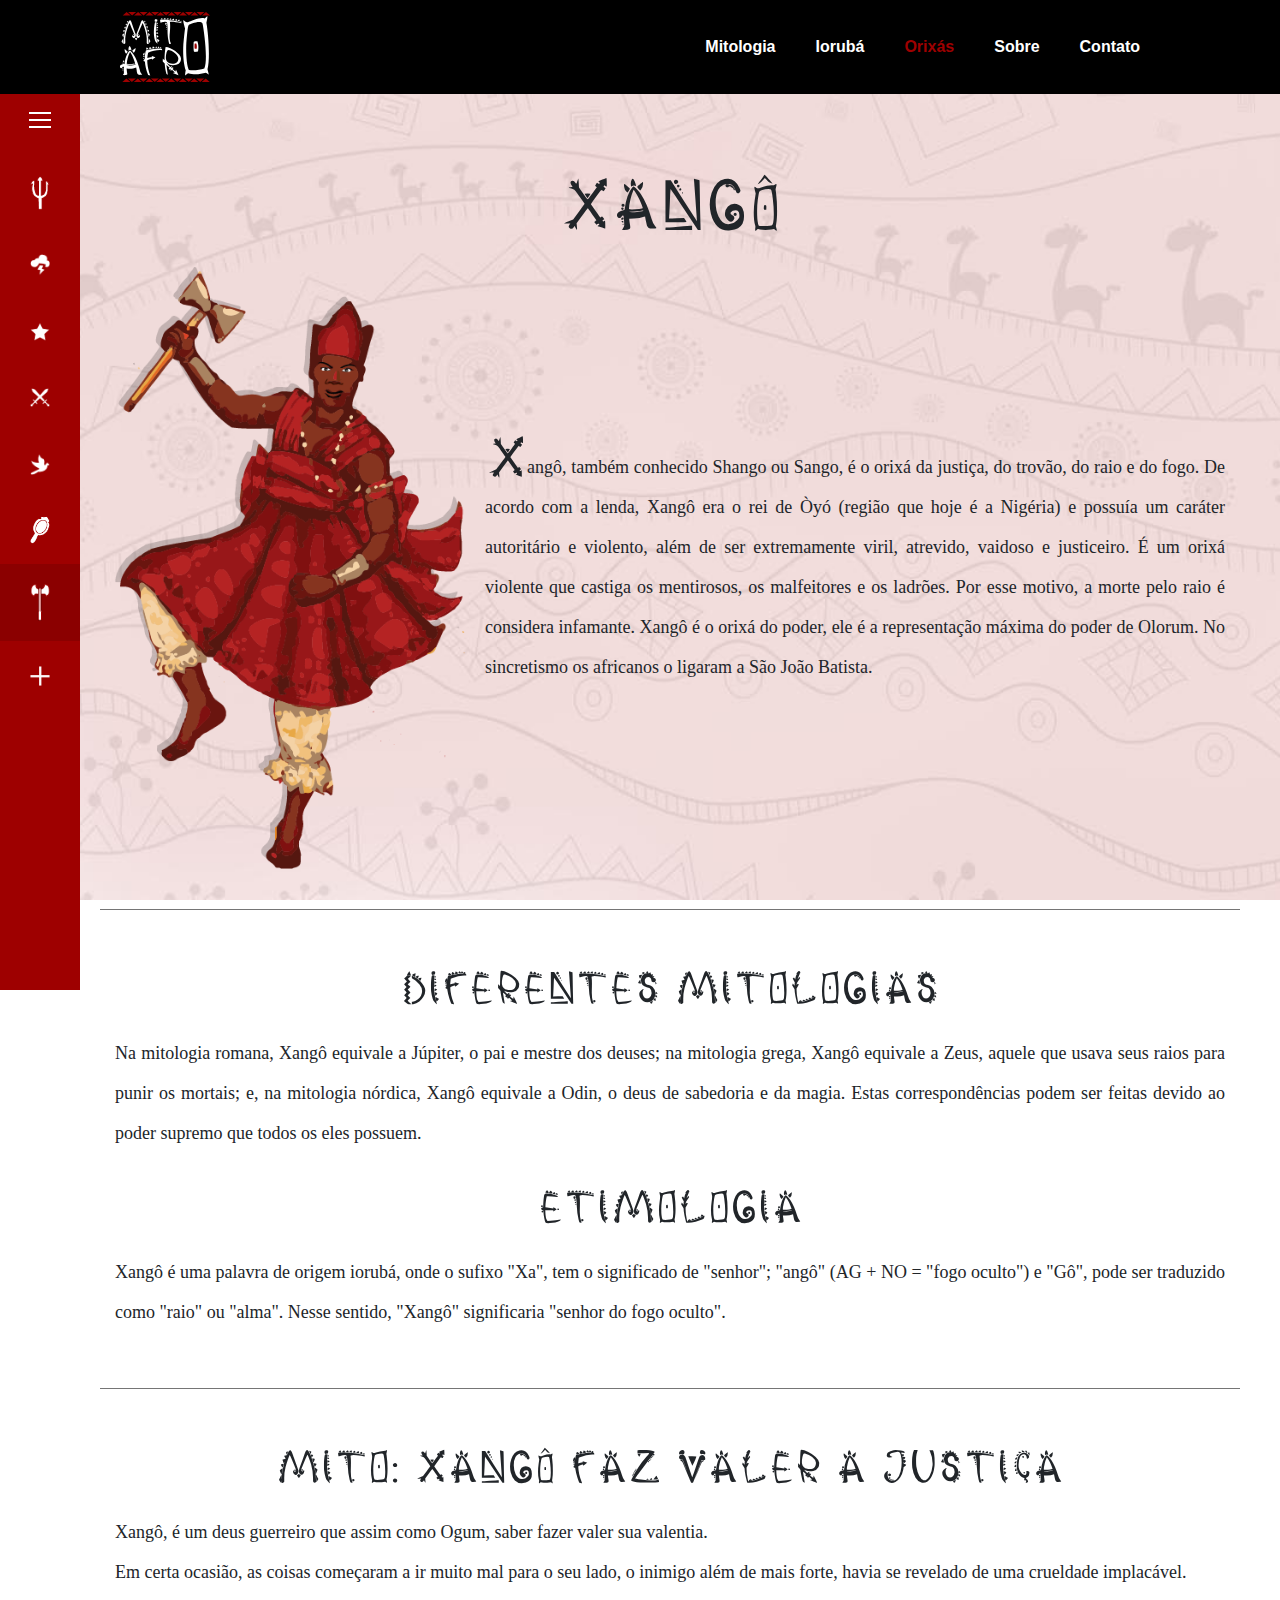
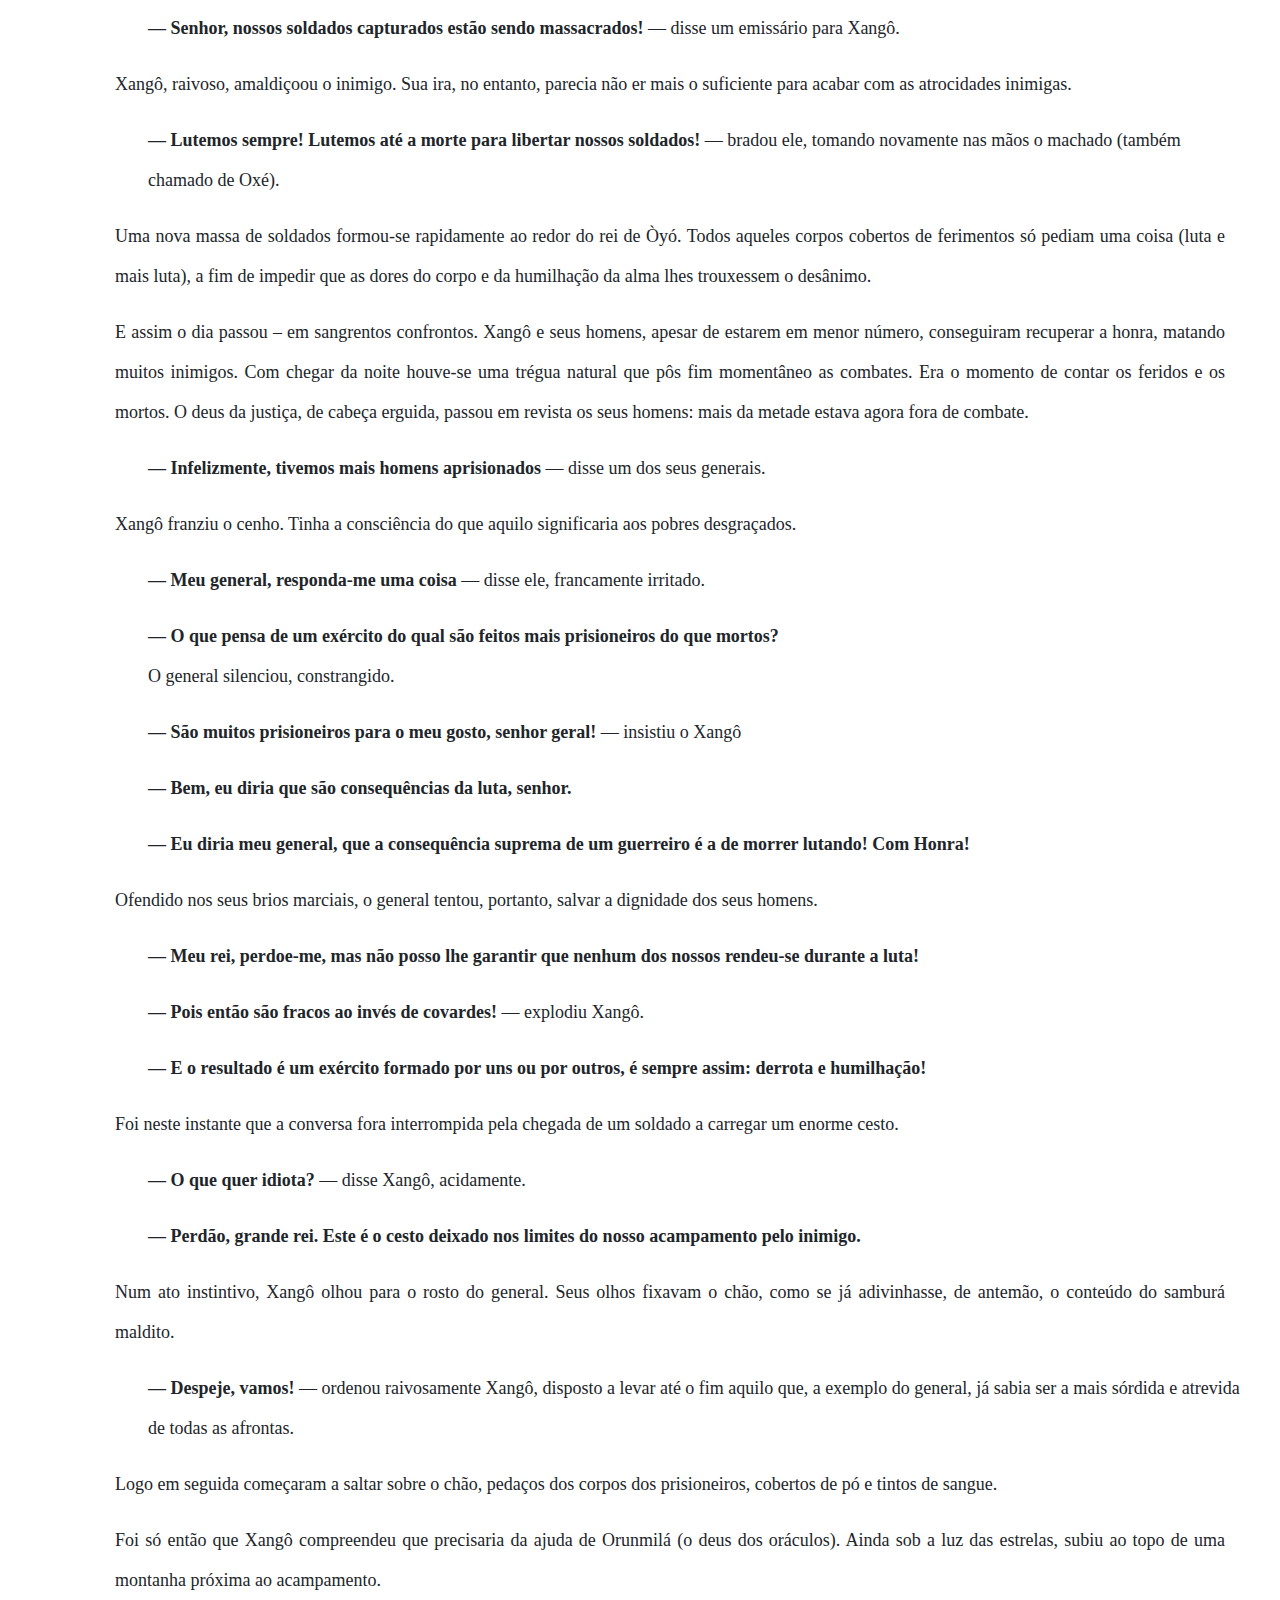
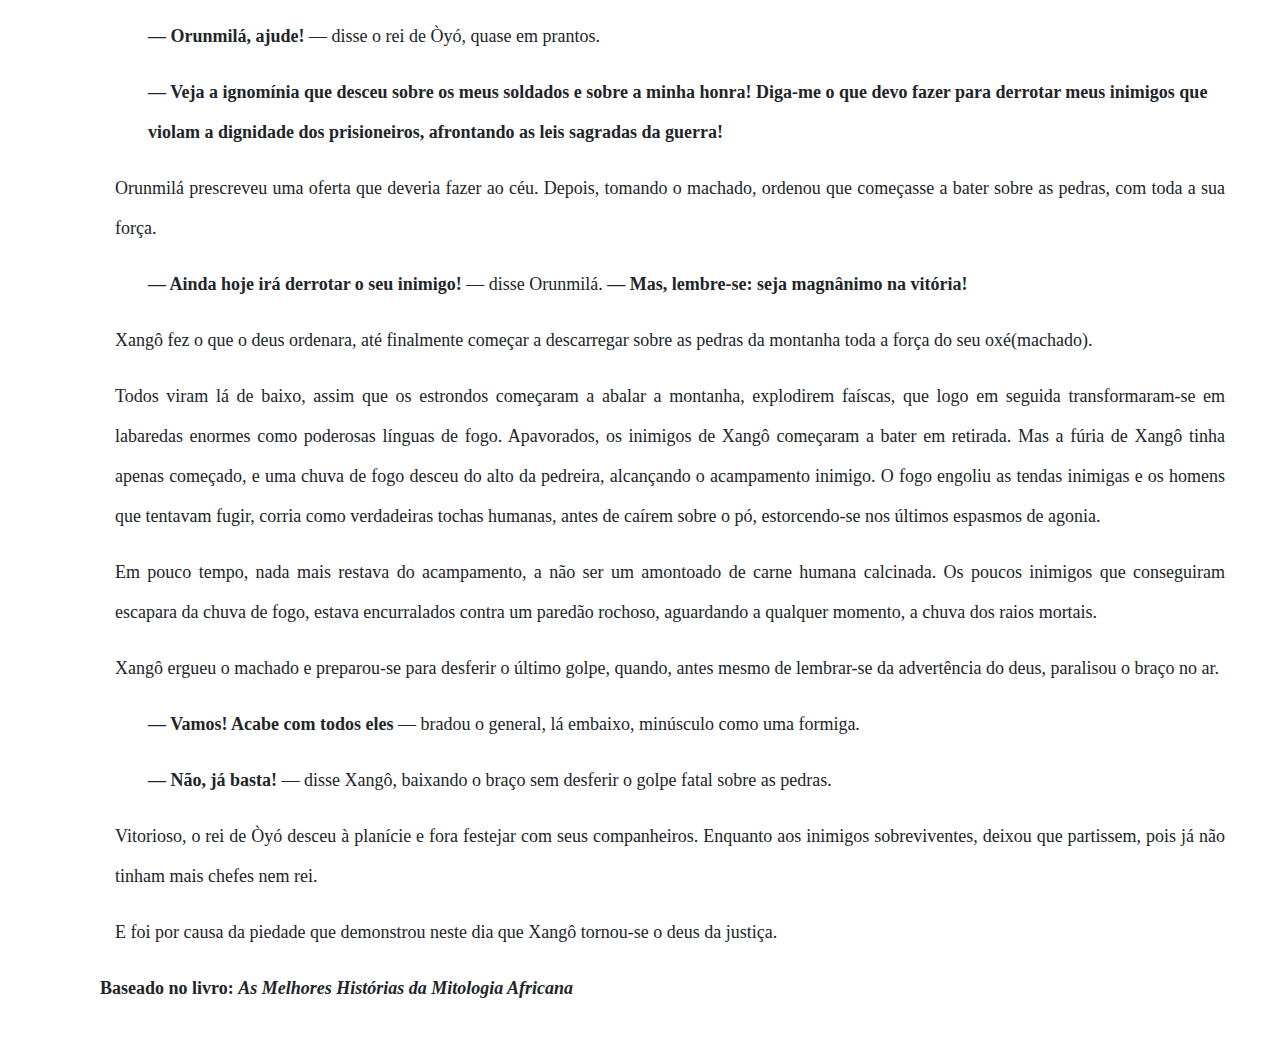
<file: Xango.html>
<!DOCTYPE html>
<html>

<head>
    <meta http-equiv="Content-Type" content="text/html; charset=utf-8" />
    <meta name="description" content="Xangô, também conhecido Shango ou Sango, é o orixá da justiça, do trovão, do raio e do fogo.  De acordo com a lenda, Xangô era o rei de Òyó (região que hoje é a Nigéria) e possuía um caráter autoritário e violento, além de ser extremamente viril, atrevido, vaidoso e justiceiro.">
    <meta name="keywords" content="Xangô, Orixás, O que são orixás?">
    <meta name="author" content="Bernardo Pereira, Guilherme Santos, Joel da Silva, Júlio César">
    <meta name="viewport" content="width=device-width, initial-scale=1.0">
    <link rel="shortcut icon" href="assets/img/logo-mobile-vermelho.png" type="image/x-png">
    <title>Orixás</title>

    <!-- CSS do Bootstrap -->
    <link rel="stylesheet" href="assets/node_modules/bootstrap/compiler/bootstrap.css">
    <!-- CSS PADRÃO -->
    <link rel="stylesheet" href="assets/css/style_padrao.css">
    <!-- CSS ORIXÁS -->
    <link rel="stylesheet" href="assets/css/style_orixas.css">
    <!-- CSS EXU -->
    <link rel="stylesheet" href="assets/css/style_cor-vermelha.css">
    <!-- Fonte Awesome -->
    <link rel="stylesheet" href="assets/node_modules/fontawesome-free-5.2.0/css/all.css">

      <!-- Global site tag (gtag.js) - Google Analytics -->
      <script async src="https://www.googletagmanager.com/gtag/js?id=UA-130651800-1"></script>
      <script>
          window.dataLayer = window.dataLayer || [];
          function gtag() { dataLayer.push(arguments); }
          gtag('js', new Date());
  
          gtag('config', 'UA-130651800-1');
      </script>
</head>

<body>

    <!-- HEADER - Menu -->
    <header>
        <a href="index.html"><img class="logo_Desk" src="assets/img/logo_desk_vermelho_pagina.svg" alt=""></a>
        <a href="index.html"><img class="logo_Mob" src="assets/img/logo-mobile-vermelho.svg" alt=""></a>

        <nav class="font-weight-bold">
            <ul>
                <li><a href="Mitologia.html">Mitologia</a></li>
                <li><a href="Cultura.html">Iorubá</a></li>
                <li><a href="Orixas.html" class="active">Orixás</a></li>
                <li><a href="Sobre.html">Sobre</a></li>
                <li><a href="Contato.html">Contato</a></li>
            </ul>
        </nav>

        <!--Botão Menu Mobile-->
        <div class="menu-toggle">
            <span></span>
            <span></span>
            <span></span>
            <span></span>
            <span></span>
            <span></span>
        </div>

    </header>

    <div class="wrapper">

        <nav id="sidebar" class="active">

            <div class="sidebar-header text-center">

                <button type="button" id="sidebarCollapse" class="navbar-btn active">
                    <span></span>
                    <span></span>
                    <span></span>
                </button>

            </div>

            <ul class="list-unstyled components">

                <li>
                    <a href="Exu.html">
                        <img class="Icons" src="assets/img/Icones_Orixas/Tridente-Exu.png">
                        <p>Exu</p>
                    </a>
                </li>

                <li>
                    <a href="Iansa.html">
                        <img class="Icons" src="assets/img/Icones_Orixas/Trovao-Iansa.png">
                        <p>Iansã</p>
                    </a>
                </li>

                <li>
                    <a href="Iemanja.html">
                        <img class="Icons" src="assets/img/Icones_Orixas/Estrela-Iemanja.png">
                        <p>Iemanjá</p>
                    </a>
                </li>

                <li>
                    <a href="Ogum.html">
                        <img class="Icons" src="assets/img/Icones_Orixas/Espadas-Ogum.png">
                        <p>Ogum</p>
                    </a>
                </li>

                <li>
                    <a href="Oxala.html">
                        <img class="Icons" src="assets/img/Icones_Orixas/Pomba-Oxala.png">
                        <p>Oxalá</p>
                    </a>
                </li>

                <li>
                    <a href="Oxum.html">
                        <img class="Icons" src="assets/img/Icones_Orixas/Espelho-Oxum.png">
                        <p>Oxum</p>
                    </a>
                </li>

                <li class="active">
                    <a href="#">
                        <img class="Icons" src="assets/img/Icones_Orixas/Machado-Xango.png">
                        <p>Xangô</p>
                    </a>
                </li>

                <li>
                    <a href="Outros_Orixas.html">
                        <img class="Icons" src="assets/img/Icones_Orixas/Mais.png">
                        <p>Orixás</p>
                    </a>
                </li>

            </ul>

        </nav>

        <div id="bolinha">
            <img src="assets/img/Botão2.png">
        </div>
		
		<div id="bolinha2">
		<img src="assets/img/Botão1.png">
		</div>

        <div id="menu_bolinha">
            <ul>
                <li>
                    <a href="Exu.html">
                        <img class="Icons" src="assets/img/Icones_Orixas/Tridente-Exu.png">
                        <p>Exu</p>
                    </a>
                </li>

                <li>
                    <a href="Orixas-Iansa.html">
                        <img class="Icons" src="assets/img/Icones_Orixas/Trovao-Iansa.png">
                        <p>Iansã</p>
                    </a>
                </li>

                <li>
                    <a href="Iemanja.html">
                        <img class="Icons" src="assets/img/Icones_Orixas/Estrela-Iemanja.png">
                        <p>Iemanjá</p>
                    </a>
                </li>

                <li>
                    <a href="Ogum.html">
                        <img class="Icons" src="assets/img/Icones_Orixas/Espadas-Ogum.png">
                        <p>Ogum</p>
                    </a>
                </li>

                <li>
                    <a href="Oxala.html">
                        <img class="Icons" src="assets/img/Icones_Orixas/Pomba-Oxala.png">
                        <p>Oxalá</p>
                    </a>
                </li>

                <li>
                    <a href="Oxum.html">
                        <img class="Icons" src="assets/img/Icones_Orixas/Espelho-Oxum.png">
                        <p>Oxum</p>
                    </a>
                </li>

                <li>
                        <a href="xango.html">
                        <img class="Icons" src="assets/img/Icones_Orixas/Machado-Xango.png">
                        <p>Xangô</p>
                    </a>
                </li>

                <li>
                    <a href="Outros_Orixas.html">
                        <img class="Icons" src="assets/img/Icones_Orixas/Mais.png">
                        <p>Orixás</p>
                    </a>
                </li>
            </ul>
        </div>

        <!-- Conteúdo -->

        <div id="content" class="active">

            <h1 class="text-center my-3 Titulo">Xangô</h1>

            <div class="col-12 media align-items-center flex-column flex-md-row">

                <img class="Desenhos" src="assets/img/xango.png">


                <p class="p_dest text-justify texto media-body orixa_descricao">Xangô, também conhecido Shango ou Sango, é o orixá da justiça, do trovão, do raio e do fogo.  De acordo com a lenda, Xangô era o rei de Òyó (região que hoje é a Nigéria) e possuía um caráter autoritário e violento, além de ser extremamente viril, atrevido, vaidoso e justiceiro. É um orixá violente que castiga os mentirosos, os malfeitores e os ladrões. Por esse motivo, a morte pelo raio é considera infamante. Xangô é o orixá do poder, ele é a representação máxima do poder de Olorum. No sincretismo os africanos o ligaram a São João Batista. </p>
                
            </div>

            <div class="line"></div>

            <h2 class="Subtitulo mb-3 text-center">Diferentes Mitologias</h1>

            <div class="col-12 media align-items-center flex-column flex-lg-row">
                <p class="text-justify texto">Na mitologia romana, Xangô equivale a Júpiter, o pai e mestre dos deuses; na mitologia grega, Xangô equivale a Zeus, aquele que usava seus raios para punir os mortais; e, na mitologia nórdica, Xangô equivale a Odin, o deus de sabedoria e da magia. Estas correspondências podem ser feitas devido ao poder supremo que todos os eles possuem.</p>
            </div>

            <h2 class="Subtitulo mb-3 text-center">Etimologia</h2>

                <div class="col-12 media align-items-center flex-column flex-lg-row">
                    <p class="text-justify texto">Xangô é uma palavra de origem iorubá, onde o sufixo "Xa", tem o significado de "senhor"; "angô" (AG + NO = "fogo oculto") e "Gô", pode ser traduzido como "raio" ou "alma". Nesse sentido, "Xangô" significaria "senhor do fogo oculto".</p>
                </div>

            <div class="line"></div>

            <h2 class="Subtitulo mb-3 text-center">Mito: Xangô faz valer a justiça</h2>
            
            <div class="col-12 media align-items-center flex-column flex-lg-row">
                <p class="text-justify texto">Xangô, é um deus guerreiro que assim como Ogum, saber fazer valer sua valentia.
                <br>Em certa ocasião, as coisas começaram a ir muito mal para o  seu lado, o inimigo além de mais forte, havia se revelado de uma crueldade implacável.</p>
            </div>

            <p class="texto frases"><b>— Senhor, nossos soldados capturados estão sendo massacrados!</b> — disse um emissário para Xangô.</p>

            <div class="col-12 media align-items-center flex-column flex-lg-row">
                <p class="texto text-justify">Xangô, raivoso, amaldiçoou o inimigo. Sua ira, no entanto, parecia não er mais o suficiente para acabar com as atrocidades inimigas.</p>
            </div>

            <p class="texto frases"><b>— Lutemos sempre! Lutemos até a morte para libertar nossos soldados!</b> — bradou ele, tomando novamente nas mãos o machado (também chamado de Oxé).</p>

            <div class="col-12 media align-items-center flex-column flex-lg-row">
                <p class="texto text-justify">Uma nova massa de soldados formou-se rapidamente ao redor do rei de Òyó. Todos aqueles corpos cobertos de ferimentos só pediam uma coisa (luta e mais luta), a fim de impedir que as dores do corpo e da humilhação da alma lhes trouxessem o desânimo.</p>
            </div>

            <div class="col-12 media align-items-center flex-column flex-lg-row">
                <p class="texto text-justify">	E assim o dia passou – em sangrentos confrontos. Xangô e seus homens, apesar de estarem em menor número, conseguiram recuperar a honra, matando muitos inimigos. Com  chegar da noite houve-se uma trégua natural que pôs fim  momentâneo as combates. Era o momento de contar os feridos e os mortos. O deus da justiça, de cabeça erguida, passou em revista os seus homens: mais da metade estava agora fora de combate.</p>
            </div>

            <p class="texto frases"><b>— Infelizmente, tivemos mais homens aprisionados</b> — disse um dos seus generais.</p>

            <div class="col-12 media align-items-center flex-column flex-lg-row">
                <p class="texto text-justify">Xangô franziu o cenho. Tinha a consciência do que aquilo significaria aos pobres desgraçados.</p>
            </div>

            <p class="texto frases"><b>— Meu general, responda-me uma coisa</b> — disse ele, francamente irritado.</p>

            <p class="texto frases"><b>— O que pensa de um exército do qual são feitos mais prisioneiros do que mortos?</b>
            <br>O general silenciou, constrangido.</p>

            <p class="texto frases"><b>— São muitos prisioneiros para o meu gosto, senhor geral!</b> — insistiu o Xangô</p>

            <p class="texto frases"><b>— Bem, eu diria que são consequências da luta, senhor.</b></p>

            <p class="texto frases"><b>— Eu diria meu general, que a consequência suprema de um guerreiro é a de morrer lutando! Com Honra!</b></p>

            <div class="col-12 media align-items-center flex-column flex-lg-row">
                <p class="texto text-justify">Ofendido nos seus brios marciais, o general tentou, portanto, salvar a dignidade dos seus homens.</p>
            </div>

            <p class="texto frases"><b>— Meu rei, perdoe-me, mas não posso lhe garantir que nenhum dos nossos rendeu-se durante a luta!</b></p>

            <p class="texto frases"><b>— Pois então são fracos ao invés de covardes!</b> — explodiu Xangô.</p>
            <p class="texto frases"><b>— E o resultado é um exército formado por uns ou por outros, é sempre assim: derrota e humilhação!</b></p>
            
            <div class="col-12 media align-items-center flex-column flex-lg-row">
                <p class="texto text-justify">Foi neste instante que a conversa fora interrompida pela chegada de um soldado a carregar um enorme cesto.</p>
            </div>

            <p class="texto frases"><b>— O que quer idiota?</b> — disse Xangô, acidamente.</p>

            <p class="texto frases"><b>— Perdão, grande rei. Este é o cesto deixado nos limites do nosso acampamento pelo inimigo.</b></p>

            <div class="col-12 media align-items-center flex-column flex-lg-row">
                <p class="texto text-justify">Num ato instintivo, Xangô olhou para o rosto do general. Seus olhos fixavam o chão, como se já adivinhasse, de antemão, o conteúdo do samburá maldito.</p>
            </div>

            <p class="texto frases"><b>— Despeje, vamos!</b> — ordenou raivosamente Xangô, disposto a levar até o fim aquilo que, a exemplo do general, já sabia ser a mais sórdida e atrevida de todas as afrontas.</p>

            <div class="col-12 media align-items-center flex-column flex-lg-row">
                <p class="texto text-justify">Logo em seguida começaram a saltar sobre o chão, pedaços dos corpos dos prisioneiros, cobertos de pó e tintos de sangue.
            </div>
            <div class="col-12 media align-items-center flex-column flex-lg-row">
                <p class="texto text-justify">Foi só então que Xangô compreendeu que precisaria da ajuda de Orunmilá (o deus dos oráculos). Ainda sob a luz das estrelas, subiu ao topo de uma montanha próxima ao acampamento.
                </p>
            </div>

            <p class="texto frases"><b>— Orunmilá, ajude!</b> — disse o rei de Òyó, quase em prantos. </p>
            <p class="texto frases"><b>— Veja a ignomínia que desceu sobre os meus soldados e sobre a minha honra! Diga-me o que devo fazer para derrotar meus inimigos que violam a dignidade dos prisioneiros, afrontando as leis sagradas da guerra!</b></p>

            <div class="col-12 media align-items-center flex-column flex-lg-row">
                <p class="texto text-justify">Orunmilá prescreveu uma oferta que deveria fazer ao céu. Depois, tomando o machado, ordenou que começasse a bater sobre as pedras, com toda a sua força. </p>
            </div>

            <p class="texto frases"><b>— Ainda hoje irá derrotar o seu inimigo!</b> — disse Orunmilá. <b>— Mas, lembre-se: seja magnânimo na vitória!</b></p>

            <div class="col-12 media align-items-center flex-column flex-lg-row">
                <p class="texto text-justify">Xangô fez o que o deus ordenara, até finalmente começar a descarregar sobre as pedras da montanha toda a força do seu oxé(machado).</p>
            </div>

            <div class="col-12 media align-items-center flex-column flex-lg-row">
                <p class="texto text-justify">Todos viram lá de baixo, assim que os estrondos começaram a abalar a montanha, explodirem faíscas, que logo em seguida transformaram-se em labaredas enormes como poderosas línguas de fogo. Apavorados, os inimigos de Xangô começaram a bater em retirada. Mas a fúria de Xangô tinha apenas começado, e uma chuva de fogo desceu do alto da pedreira, alcançando o acampamento inimigo. O fogo engoliu as tendas inimigas e os homens que tentavam fugir, corria como verdadeiras tochas humanas, antes de caírem sobre o pó, estorcendo-se nos últimos espasmos de agonia.</p>
            </div>
            
            <div class="col-12 media align-items-center flex-column flex-lg-row">
                <p class="texto text-justify">	Em pouco tempo, nada mais restava do acampamento, a não ser um amontoado de carne humana calcinada. Os poucos inimigos que conseguiram  escapara da chuva de fogo, estava encurralados contra um paredão rochoso, aguardando a qualquer momento, a chuva dos raios mortais.</p>
            </div>

            <div class="col-12 media align-items-center flex-column flex-lg-row">
                <p class="texto text-justify">Xangô ergueu o machado e preparou-se para desferir o último golpe, quando, antes mesmo de lembrar-se da advertência do deus, paralisou o braço no ar.</p>
            </div>

            <p class="texto frases"><b>— Vamos! Acabe com todos eles</b> — bradou o general, lá embaixo, minúsculo como uma formiga.</p>

            <p class="texto frases"><b>— Não, já basta!</b> — disse Xangô, baixando o braço sem desferir o golpe fatal sobre as pedras.</p>

            <div class="col-12 media align-items-center flex-column flex-lg-row">
                <p class="texto text-justify">Vitorioso, o rei de Òyó desceu à planície e fora festejar com seus companheiros. Enquanto aos inimigos sobreviventes, deixou que partissem, pois já não tinham mais chefes nem rei.</p>
            </div>

            <div class="col-12 media align-items-center flex-column flex-lg-row">
                <p class="texto text-justify">E foi por causa da piedade que demonstrou neste dia que Xangô tornou-se o deus da justiça.</p>
            </div>

            <p class="texto text-left"><b>Baseado no livro:</b> <b><i>As Melhores Histórias da Mitologia Africana</i></b> </p>

        </div>

    </div>

    <!-- Animação do Scroll (Conteúdo surgindo) -->
    <script type="text/javascript" src="assets/js/jquery-3.1.1.min.js"></script>
    <script type="text/javascript" src="assets/js/app.js"></script>


    <!-- JavaScript e Jquery -->
    <script src="assets/node_modules/jquery/dist/jquery.js"></script>
    <script src="assets/node_modules/popper.js/dist/popper.js"></script>
    <script src="assets/node_modules/bootstrap/dist/js/bootstrap.js"></script>

    <!-- Menu Toggle - Transformação do conteúdo -->
    <script type="text/javascript">
        $(document).ready(function () {
            $('#sidebarCollapse').on('click', function () {
                $('#sidebar, #content').toggleClass('active');
                $(this).toggleClass('active');
            });
        });
    </script>

    <!-- Menu Toggle do Mobile - Fazer os dois ícones abrir o menu lateral -->
    <script type="text/javascript">
        $(document).ready(function () {
            $('#bolinha2, #bolinha').on('click', function () {
                $('#menu_bolinha').toggleClass('active');
                $(this).toggleClass('active');
            });
        });
    </script>

    <!-- Menu Toggle do Mobile - Fazer alternar o "X" e o ícone da África -->
    <script type="text/javascript">
        $(document).ready(function () {
            $('#bolinha2, #bolinha').on('click', function () {
                $('#bolinha2').toggleClass('active');
                $('#bolinha').toggleClass('active');
                $(this).toggleClass('active');
            });
        });
    </script>

    <!-- Menu responsivo -->
    <script type="text/javascript">
        $(document).ready(function () {
            $("#sidebar").mCustomScrollbar({
                theme: "minimal"
            });

            $('#sidebarCollapse').on('click', function () {
                $('#sidebar, #content').toggleClass('active');
                $('.collapse.in').toggleClass('in');
                $('a[aria-expanded=true]').attr('aria-expanded', 'false');
            });
        });
    </script>


    <!--Script Menu-Toggle [Header]-->
    <script type="text/javascript">
        $(document).ready(function () {
            $('.menu-toggle').click(function () {
                $('.menu-toggle').toggleClass('active')
            })
        })
    </script>

    <!--Script Menu-Toggle [Nav]-->
    <script type="text/javascript">
        $(document).ready(function () {
            $('.menu-toggle').click(function () {
                $('nav').toggleClass('active')
            })
        })
    </script>

</body>

</html>
</file>
<file: assets/css/style_home.css>
@charset "utf-8";
/* CSS Document */

/* ================================
GERAIS - DEFAULT
================================= */

html, body{ height: 100%;}

/* IMPORTAÇÃO FONTE PRÓPRIA */
@font-face
{
	font-family: 'Mitoafro'; 
	src:url(../fonts/mitoafro-regular-webfont.woff);
	src:url(../fonts/mitoafro-regular-webfont.woff2);
	src:url(../fonts/mitoafro-regular.ttf);
}

/* PALETA CORES */
.bg-color-preto{background-color: #000;}
.bg-color-branco{background-color: rgba(255, 255, 255, .9);}
.bg-color-vermelho{background-color: rgba(158,0,0,.9);}
.bg-color-amarelo{background-color: #d19d00;}

/* ESTILIZAÇÃO BARRA DE ROLAGEM */
body::-webkit-scrollbar {width: 10px; height: 10px; background: #000;} /* "Fundo" */
body::-webkit-scrollbar-thumb{background-color: rgba(158,0,0,.9); border-radius: 5px}
body::-webkit-scrollbar-track-{border-radius: 5px;} /*  */


/* FONTES TÍT e TXT */
.Titulo{font-family: 'Mitoafro', sans-serif; text-transform: uppercase;}
.texto{font-family: "Century Gothic"; font-size: 18px; line-height: 40px;}
p.p_dest:first-letter{font-family: 'Mitoafro'; font-size: 70px;}

/* FONTES - CELULAR */
@media only screen and (max-width: 576px) 
{ 
	.Titulo{font-size: 3.5em;} .texto p{font-size: 14px;}
	p.p_dest:first-letter{font-family: 'Mitoafro'; font-size: 40px;}
}
/* FONTES - TABLET */
@media only screen and (min-width:557px) and (max-width:992px) 
{ 
	.Titulo{font-size: 4.5em;} .texto p{font-size: 16px;}
	p.p_dest:first-letter{font-family: 'Mitoafro'; font-size: 60px;}
}


/* ================================
CABEÇALHO
================================= */

/* Menu */
header
{
	position: absolute;
	top: 5%;
	left: 0;
	padding: 0 120px;
	width: 100%;
	transition: 1s;
}

header nav{float: right;}

header nav ul{margin: 0; padding: 0; display: flex;}

header nav ul li{list-style: none;}

header nav ul li a
{
	height: auto;
	padding-top: 35px;
	padding-left: 20px;
	padding-right: 20px;
	color: #000;
	text-transform: uppercase;
	text-decoration: none;
	display: block;
}

/* Efeito Borda Hover Menu */
header nav ul li a:after{
	content: "";
	display: block;
    height: 3px;
	width: 0%;
	background-color: #9e0000;
    -webkit-transition: 0.2s width;
    transition: 0.2s width;
    }

header nav ul li a:hover:after, header nav ul li a.active>a:after{width: 100%;}

/* Cor Efeito Borda Hover Menu*/
header nav ul li a:hover, header nav ul li a.active{
	color: #9e0000;
	text-decoration: none;
}

/* Logo Desk */
.logo_Desk{width: 150px; padding: 12px 0px;}
/* Logo Mobile */
.logo_Mob{display: none;}

/* Botão Hambúrguer Menu */
.menu-toggle{
    position: absolute;
    width: 30px;
    height: 30px;
    transform: translate(-50%,-50%);
	cursor: pointer;
}

.menu-toggle span{
    position: absolute;
    display: none; 
    background: #fff;
    width: 50%;
    height: 4px;    
    transition: .5s;
}

.menu-toggle span:nth-child(even){left: 50%;}

.menu-toggle span:nth-child(1),
.menu-toggle span:nth-child(2){
    top: 0;
}

.menu-toggle span:nth-child(3),
.menu-toggle span:nth-child(4){
    top: 10px;
}

.menu-toggle span:nth-child(5),
.menu-toggle span:nth-child(6){
    top: 20px;
}

.menu-toggle.active span:nth-child(3){transform: translateX(-50px); opacity: 0;}

.menu-toggle.active span:nth-child(4){transform: translateX(50px); opacity: 0;}

.menu-toggle span:nth-child(1){
    transform-origin: top left;
}

.menu-toggle span:nth-child(2){
    transform-origin: top right;
}

.menu-toggle.active span:nth-child(1){
    transform: rotate(45deg);
    top: 1px;
    left: 7px;
}

.menu-toggle.active span:nth-child(2){
    transform: rotate(-45deg);
    top: 1px;
    left: calc(50% - 7px);
}

.menu-toggle span:nth-child(5){
    transform-origin: bottom left;
}

.menu-toggle span:nth-child(6){
    transform-origin: bottom right;
}

.menu-toggle.active span:nth-child(5){
    transform: rotate(-45deg);
    bottom: 1px;
    left: 7px;
}

.menu-toggle.active span:nth-child(6){
    transform: rotate(45deg);
    bottom: 1px;
    left: calc(50% - 7px);
}

/* Menu - CELULAR e TABLET */
@media only screen and (max-width:992px) 
{
	header
	{
		position: fixed;
		top: 0;
		padding: 0 40px;
		transition: 1s;
		background-color: #000;
		z-index: 10;
	}
	
	header .logo_Desk{display: none;}
	
	header .logo_Mob{width: 60px; padding: 11px 0px; display: inline-block;}
	
    .menu-toggle{right: calc(40px - 20px); top: calc(100% - 50%);}
	
	.menu-toggle span{display: inline-block;}
	
	header nav
	{
		position: absolute;
		width: 100%;
		height: calc(100vh - 50px);
		background-color: #333;
		top: 75px;
		left: -100%;
		transition: 0.5s;
	}
	
	header nav.active{left: 0;}
	
	header nav ul{ display: block; text-align: center;}
	
	header nav ul li a
	{
		border-bottom: 1px solid rgba(0,0,0,.2);
		line-height: 50px;
		color: #fff;
		text-transform: capitalize;
	}
	
}

/* Fundo da Home */
.fundo
{
	background-image: url(../img/fundo_Oficial.jpg);
	background-attachment: fixed;
	background-position: center;
	background-size: cover;
	background-repeat: repeat;
	width: 100%;
	height: 100vh;
	display: flex;
	justify-content: center;
}

/* Mulher SVG - Posicionamento */
svg#Layer_1{position: absolute; bottom: 0; height: 105%;}

.svg-menu__path__seleccion, .svg-menu__path__seleccion * {transition: all 1s ease-out;}

.svg-menu__path__seleccion {transform-origin: 50% 40%;}

.svg-menu__path__seleccion:hover, .svg-menu__path__seleccion.active {transform: scale(1.1);}

.svg-menu__path__seleccion:hover .svg-menu__path__seleccion__background *, .svg-menu__path__seleccion.active .svg-menu__path__seleccion__background * {fill: #FFF;}

.ilustras 
{
    animation: float 8s ease-in-out infinite;
    animation-name: float;
    animation-duration: 8s;
    animation-timing-function: ease-in-out;
    animation-delay: initial;
    animation-iteration-count: infinite;
    animation-direction: initial;
    animation-fill-mode: initial;
    animation-play-state: initial;
    transform: translatey(0px);
}

/* Mulher SVG - CELULAR e TABLET */
@media only screen and (max-width:992px) 
{
	svg#Layer_1{height: 93%;}
}




/* SETA SCROLL */
.seta{
	position: absolute;
	top: 90%;
	left: 50%;
	transform: translate(-50%,-50%);
}

.seta span{
	display: block;
	width: 30px;
	height: 30px;
	border-bottom: 1px solid #fff;
	border-right: 1px solid #fff;
	transform: rotate(45deg);
	animation: animate 2s infinite;
	margin: -10px;
}

.seta span:nth-child(2){
	animation-delay: -0.2s;
	transform: rotate(45deg) translate(-20px,-20px);
}

.seta span:nth-child(3){
	animation-delay: -0.2s;
	transform: rotate(45deg) translate(-20px,-20px);
}

/* ANIMAÇÃO SETA SCROLL */
@keyframes animate
{
	0%{
		opacity: 0;
		transform: rotate(45deg) translate(-20px,-20px);
	}
	50%{
		opacity: 1;
		transform: rotate(45deg) translate(-20px,-20px);
	}
	100%{
		opacity: 0;
		transform: rotate(45deg) translate(20px,20px);
	}
}

/* ================================
CONTEÚDO - 
================================= */

/* GRAFISMO */
.Grafismo{
	background-image:url(../img/grafismo-home.jpg);
	background-size: cover;
	background-position: center;
	background-attachment: fixed;
	width: 100%;
	background-repeat: repeat;
}


/* BOTÕES ANIMADOS */
.btn{
	font-family: "Century Gothic";
	text-transform: uppercase;
	font-size: 15px;
	width: 115px;
	border-radius: 10px;
	text-align: center;
	border: 3px solid #fff;
	display: block;
	text-decoration: none;
	margin: 50px auto;
	padding: 20px 0px;
	color: #fff;
	position: relative;
	overflow: hidden;
	background-color: transparent;
	transition: .3s;
	z-index: 2;
}

.btn:before{
	content: '';
	width: 100%;
	height: 100%;
	position: absolute;
	background: #fff;
	top: -100%;
	left: 0;
	z-index: -1;
	transition: .3s;
	opacity: .5;
}

.btn:after{
	content: '';
	width: 100%;
	height: 100%;
	position: absolute;
	background-color: #fff;
	top: -100%;
	left: 0;
	z-index: -1;
	transition: .3s;
	transition-delay: .2s;
}

.btn:hover{color: #9E0000;}

.btn:hover:before{top: 0;}

.btn:hover:after{top: 0;}

/* Conteúdo + CHAMADA + INFOMITO - PC */
#sobre_site .logo_Desk{margin-bottom: 0px; 	padding-right: 1.5rem; transition: .9s;}

.logo_Desk{ transform: scale(); transition: .8s;}

.logo_Desk:hover{
	transform: scale(1.05);
	transition: .8s;
}


/* Conteúdo + CHAMADA + INFOMITO - CELULAR */
@media only screen and (max-width: 576px) 
{
	#sobre_site .logo_Desk{margin-bottom: 20px; width: 300px; padding-right: 0;}
    .Grafismo{background-repeat: repeat;}
}

/* Conteúdo - TABLET + CHAMADA + INFOMITO */
@media only screen and (min-width: 577px) and (max-width:992px)
{
	#sobre_site .logo_Desk{margin-bottom: 20px; width: 330px; padding-right: 0;}
    .Grafismo{background-repeat: repeat;}
}


/* ================================
RODAPÉ
================================= */

/* Mapa Site */
.footer_menu{margin-top: 10px; padding-top: 30px;}

.footer_menu ul{
	width: 100%;
	list-style: none;
	color: #fff;
	padding: 0px;
}

.footer_menu ul li{margin-bottom: 10px;}

.footer_menu ul li a{
	text-decoration: none;
	color: #fff;
	opacity: 0.8;
	font-family: "Century Gothic";	
}

.footer_menu ul li a:hover{opacity: 1; text-decoration: underline;}

/* Ícones Redes Soc */
.rd_social{display: flex; align-items: center; margin-left: -8px;}

.rd_social a{
	text-decoration: none;
	padding: 5px 5px;
	margin: 0px 5px;
	border-radius: 5px;
}

.rd_social a i{font-size: 30px;text-align: center;}

.rd_social a .fa-facebook{color: #fff;}

.rd_social a .fa-youtube{color: #fff;}

.rd_social a .fa-instagram{color: #fff;}

.rd_social a .fab{transition: 0.3s ease;}

.rd_social a .fa-facebook:hover{
	color: #4267b2;
}

.rd_social a .fa-youtube:hover{
	color: #FF0000;
}

.rd_social a .fa-instagram:hover{
	color: #c32aa3;
}

.hr_footer{
	color: #fff;
	opacity: 0.5;
	background-color: #fff;
	height: 0.5px;
	margin: 20px 100px;
}

/* RODAPÉ - CELULAR e TABLET */
@media only screen and (max-width:992px) 
{
	.footer_menu ul li{text-align: center;}
	.rd_social{justify-content: center;}
}

@media only screen and (max-width:767px) 
{
	.sub{margin-top: -30px;}
}
</file>
<file: assets/css/style_padrao.css>
@charset "utf-8";
/* CSS Document */

/* ================================
GERAIS - DEFAULT
================================= */

html, body{height: 100%;}
body {overflow-x: hidden;}

/* IMPORTAÇÃO FONTE PRÓPRIA */
@font-face
{
	font-family: 'Mitoafro'; 
	src:url(../fonts/mitoafro-regular-webfont.woff);
	src:url(../fonts/mitoafro-regular-webfont.woff2);
	src:url(../fonts/mitoafro-regular.ttf);
}

/* Reset BODY */
body{margin: 0;padding: 0;}


/* PALETA CORES */
.bg-color-preto{background-color: #000;}
.bg-color-branco{background-color: rgba(255, 255, 255, .9);}
.bg-color-vermelho{background-color: rgba(158,0,0,.9);}
.bg-color-amarelo{background-color: #d19d00;}
.bg-color-roxo{background-color: #6c07a8;}
.bg-color-verde{background-color: #08B519;}
.bg-color-azul{background-color: #0277BF;}

.color-preto{color: #000;}


/* ESTILIZAÇÃO BARRA DE ROLAGEM */
body::-webkit-scrollbar {width: 10px; height: 10px; background: #000;} /* "Fundo" */
body::-webkit-scrollbar-track-{border-radius: 5px;} /*  */


/* FONTES TÍT e TXT */
.Titulo{font-family: 'Mitoafro', sans-serif; text-transform: uppercase; font-size: 5.5rem;}
.Subtitulo{font-family: 'Mitoafro', sans-serif; text-transform: uppercase; font-size: 3.5rem;}
.texto{font-family: "Century Gothic"; font-size: 18px; line-height: 40px;}
/* .frase-bold{display: flex; padding-left: 6vw;} */
p.p_dest:first-letter{font-family: 'Mitoafro'; font-size: 70px;}

/* FONTES - CELULAR */
@media only screen and (max-width: 576px) 
{ 
	.Titulo{font-size: 3.5em;} .texto p{font-size: 14px;}
    .Subtitulo{font-size: 2.0rem;}
	p.p_dest:first-letter{font-family: 'Mitoafro'; font-size: 40px;}
}
/* FONTES - TABLET */
@media only screen and (min-width:557px) and (max-width:992px) 
{ 
	.Titulo{font-size: 4.5em;} .texto p{font-size: 16px;}
    .Subtitulo{font-size: 2.5rem;}
	p.p_dest:first-letter{font-family: 'Mitoafro'; font-size: 60px;}
}




/* ================================
CABEÇALHO
================================= */

/* Menu */
header
{
	position: fixed;
	top: 0; left: 0;
	padding: 0px 120px;
	width: 100%;
	background: #000;
	z-index: 10;
	transition: 1s;
}

header nav{float: right;}

header nav ul{margin: 0; padding: 0; display: flex;}

header nav ul li{list-style: none;}

header nav ul li a
{
	height: auto;
	padding-top: 35px;
	padding-left: 20px;
	padding-right: 20px;
	color: #fff;
	text-decoration: none;
	display: block;
}

header nav ul li a:hover, header nav ul li a.active{text-decoration: none;}

/* Efeito Borda Inferior Hover [Menu e Mitologia]*/
header nav ul li a:after{
	content: "";
	display: block;
    height: 3px;
	width: 0%;
    -webkit-transition: 0.2s width;
    transition: 0.2s width;
}
header nav ul li a:hover::after, header nav ul li a.active>a::after {width: 100%;}


/* Logo Desk */
.logo_Desk{width: 90px; padding: 12px 0px;}
/* Logo Mobile */

.logo_Desk{ transform: scale(); transition: .8s;}

.logo_Desk:hover{
	transform: scale(1.05);
	transition: .8s;
}

.logo_Mob{display: none;}



/* Botão Hambúrguer Menu */
.menu-toggle{
    position: absolute;
    width: 30px;
    height: 30px;
    transform: translate(-50%,-50%);
	cursor: pointer;
	
}

.menu-toggle span{
    position: absolute;
    display: none; 
    background: #fff;
    width: 50%;
    height: 4px;    
    transition: .5s;
}

.menu-toggle span:nth-child(even){
    left: 50%;
}

.menu-toggle span:nth-child(1),
.menu-toggle span:nth-child(2){
    top: 0;
}

.menu-toggle span:nth-child(3),
.menu-toggle span:nth-child(4){
    top: 10px;
}

.menu-toggle span:nth-child(5),
.menu-toggle span:nth-child(6){
    top: 20px;
}

.menu-toggle.active span:nth-child(3){
    transform: translateX(-50px);
    opacity: 0;
}

.menu-toggle.active span:nth-child(4){
    transform: translateX(50px);
    opacity: 0;
}

.menu-toggle span:nth-child(1){
    transform-origin: top left;
}

.menu-toggle span:nth-child(2){
    transform-origin: top right;
}

.menu-toggle.active span:nth-child(1){
    transform: rotate(45deg);
    top: 1px;
    left: 7px;
}

.menu-toggle.active span:nth-child(2){
    transform: rotate(-45deg);
    top: 1px;
    left: calc(50% - 7px);
}

.menu-toggle span:nth-child(5){
    transform-origin: bottom left;
}

.menu-toggle span:nth-child(6){
    transform-origin: bottom right;
}

.menu-toggle.active span:nth-child(5){
    transform: rotate(-45deg);
    bottom: 1px;
    left: 7px;
}

.menu-toggle.active span:nth-child(6){
    transform: rotate(45deg);
    bottom: 1px;
    left: calc(50% - 7px);
}

/* Menu - CELULAR e TABLET */
@media only screen and (max-width:992px) 
{
	header
	{
		padding: 0 40px;
		transition: 1s;
	}
	
	header .logo_Desk{display: none;}
	
	header .logo_Mob
	{
		width: 60px;
		padding: 11px 0px;
		display: inline-block;
	}
	
    .menu-toggle{
        right: calc(40px - 20px);
        top: calc(100% - 50%);
    }
	.menu-toggle span
	{
		display: inline-block;
	}
	
	header nav
	{
		position: absolute;
		width: 100%;
		height: calc(100vh - 50px);
		background-color: #333;
		top: 75px;
		left: -100%;
		transition: 0.5s;
	}
	
	header nav.active{left: 0;}
	
	header nav ul{display: block; text-align: center;}
	
	header nav ul li a{
		border-bottom: 1px solid rgba(0,0,0,.2);
		line-height: 50px;
		color: #fff;
	}
	
}


/* SETA SCROLL */
.scrollSuave{
    position: absolute;
    top: 90%;
	left: 50%;
}

.seta{
	position: absolute;
	top: 90%;
	left: 50%;
	transform: translate(-50%,-50%);
	
}

.seta span{
	display: block;
	width: 30px;
	height: 30px;
	border-bottom: 1px solid #000;
	border-right: 1px solid #000;
	transform: rotate(45deg);
	animation: animate 2s infinite;
	margin: -10px;
}

.seta span:nth-child(2){
	animation-delay: -0.2s;
	transform: rotate(45deg) translate(-20px,-20px);
}

.seta span:nth-child(3){
	animation-delay: -0.2s;
	transform: rotate(45deg) translate(-20px,-20px);
}

/* ANIMAÇÃO SETA SCROLL */
@keyframes animate{
	0%{
		opacity: 0;
		transform: rotate(45deg) translate(-20px,-20px);
	}
	50%{
		opacity: 1;
		transform: rotate(45deg) translate(-20px,-20px);
	}
	100%{
		opacity: 0;
		transform: rotate(45deg) translate(20px,20px);
	}
}

/* ANIMAÇÃO CONTEÚDO */

.anime-l {
	opacity: 0;
	transform: translate3d(-200px,0px,0);
	transition: 1s;
}

.anime-r {
	opacity: 0;
	transform: translate3d(200px,0px,0);
	transition: 1s;
}

.anime-start {
	opacity: 1;
	transform: translate3d(0,0,0);
}

/* LEGENDAS IMGS */
figure{font-family: "Century Gothic"; font-size: 16px; text-align: center; font-style: italic;}

/* LEGENDAS IMGS - CELULAR */
@media only screen and (max-width: 576px) 
{ 
	figure{font-size: 13px;}
	figure figcaption{padding-top: 0.5rem;}
}
/* LEGENDAS IMGS - TABLET */
@media only screen and (min-width:557px) and (max-width:992px) 
{ 
	figure{font-size: 14px;}
}

/* ================================
RODAPÉ
================================= */

/* Mapa Site */
.footer_menu{margin-top: 10px; padding-top: 30px;}

.footer_menu ul{
	width: 100%;
	list-style: none;
	color: #fff;
	padding: 0px;
}

.footer_menu ul li{margin-bottom: 10px;}

.footer_menu ul li a{
	text-decoration: none;
	color: #fff;
	opacity: 0.8;
	font-family: "Century Gothic";	
}

.footer_menu ul li a:hover{opacity: 1; text-decoration: underline;}

/* Ícones Redes Soc */
.rd_social{display: flex; align-items: center; margin-left: -8px;}

.rd_social a{
	text-decoration: none;
	padding: 5px 5px;
	margin: 0px 5px;
	border-radius: 5px;
}

.rd_social a i{font-size: 30px;text-align: center;}

.rd_social a .fa-facebook{color: #fff;}

.rd_social a .fa-youtube{color: #fff;}

.rd_social a .fa-instagram{color: #fff;}

.rd_social a .fab{transition: 0.3s ease;}

.rd_social a .fa-facebook:hover{
	color: #4267b2;
}

.rd_social a .fa-youtube:hover{
	color: #FF0000;
}

.rd_social a .fa-instagram:hover{
	color: #c32aa3;
}

.hr_footer{
	color: #fff;
	opacity: 0.5;
	background-color: #fff;
	height: 0.5px;
	margin: 20px 100px;
}

/* RODAPÉ - CELULAR e TABLET */
@media only screen and (max-width:992px) 
{
	.footer_menu ul li{text-align: center;}
	.rd_social{justify-content: center;}
}

@media only screen and (max-width:767px) 
{
	.sub{margin-top: -30px;}
}
</file>
<file: assets/css/style_contato.css>
@charset "utf-8";
/* CSS Document */

html, body{ height: 100%;}


/* Menu - Cor */

header nav ul li a:hover, header nav ul li a.active{
	color: #0977BE;
	text-decoration: none;
}

header nav ul li a:after{
	content: "";
	display: block;
    background-color: #0977BE;
    height: 3px;
	width: 0%;
    -webkit-transition: 0.2s width;
    transition: 0.2s width;
}

.Titulo{
    font-family: 'Mitoafro'; 
	
}

/* BARRA DE ROLAGEM */
body::-webkit-scrollbar-thumb {border-radius: 10px; background: #007bff;}

/* Antes era os estilo do Main (que veio com o arquvio/Template), agora pertence ao estilo do contato */

/*//////////////////////////////////////////////////////////////////
[ RESTYLE TAG ]*/

/*---------------------------------------------*/
h1,h2,h3,h4,h5,h6 {
	margin: 0px;
}

.bg-contact2 p {
	font-family: "Century Gothic";
	/*font-size: 14px;*/
	line-height: 1.7;
	color: #666666;
	margin: 0px;
}

/*---------------------------------------------*/
input {
	outline: none;
	border: none;
}

textarea {
  outline: none;
  border: none;
}

textarea:focus, input:focus {
  border-color: transparent !important;
}

input:focus::-webkit-input-placeholder { color:transparent; }
input:focus:-moz-placeholder { color:transparent; }
input:focus::-moz-placeholder { color:transparent; }
input:focus:-ms-input-placeholder { color:transparent; }

textarea:focus::-webkit-input-placeholder { color:transparent; }
textarea:focus:-moz-placeholder { color:transparent; }
textarea:focus::-moz-placeholder { color:transparent; }
textarea:focus:-ms-input-placeholder { color:transparent; }

input::-webkit-input-placeholder { color: #999999; }
input:-moz-placeholder { color: #999999; }
input::-moz-placeholder { color: #999999; }
input:-ms-input-placeholder { color: #999999; }

textarea::-webkit-input-placeholder { color: #999999; }
textarea:-moz-placeholder { color: #999999; }
textarea::-moz-placeholder { color: #999999; }
textarea:-ms-input-placeholder { color: #999999; }

/*---------------------------------------------*/
button {
	outline: none !important;
	border: none;
	background: transparent;
}

button:hover {
	cursor: pointer;
}

iframe {
	border: none !important;
}


/*[ Contact 2 ]*/
.bg-contact2 {
  width: 100%;  
  background-repeat: no-repeat;
  background-position: center center;
  background-size: cover;
  background-image: url('../img/fundo_Oficial2.jpg');
  background-attachment: fixed;
}

.container-contact2 {
  width: 100%;  
  min-height: 100vh;
  display: -webkit-box;
  display: -webkit-flex;
  display: -moz-box;
  display: -ms-flexbox;
  display: flex;
  flex-wrap: wrap;
  justify-content: center;
  align-items: center;
  padding: 15px;
}

.wrap-contact2 {
  width: 600px;
  background: rgba(255,255,255,.2);
  box-shadow: 0 5px 15px rgba(0,0,0,.5);
  border-radius: 10px;
  overflow: hidden;
  padding: 20px 55px 30px 55px;
  margin-top: 85px;
}


/*------------------------------------------------------------------
[  ]*/

.contact2-form {
  width: 100%;
}

.contact2-form-title {
  display: block;
  font-family: 'Mitoafro'; 
  font-size: 3rem;
  color: #333333;
  line-height: 1.2;
  text-align: center;
  padding-bottom: 42px;
}

.wrap-input2 {
  width: 100%;
  position: relative;
  border-bottom: 2px solid #adadad;
  margin-bottom: 37px;
}

.input2 {
  display: block;
  width: 100%;
  font-family: 'Century Gothic';
  font-size: 15px;
  color: #000;
  line-height: 1.2;
  background: rgba(255,255,255,.2);
}

.focus-input2 {
  position: absolute;
  display: block;
  width: 100%;
  height: 100%;
  top: 0;
  left: 0;
  pointer-events: none;
}

.focus-input2::before {
  content: "";
  display: block;
  position: absolute;
  bottom: -2px;
  left: 0;
  width: 0;
  height: 2px;

  -webkit-transition: all 0.4s;
  -o-transition: all 0.4s;
  -moz-transition: all 0.4s;
  transition: all 0.4s;
  background: #0977BE;
  
}

.focus-input2::after {
  content: attr(data-placeholder);
  display: block;
  width: 100%;
  position: absolute;
  top: 0;
  left: 0;

  font-family: "Century Gothic";
  font-size: 13px;
  color: #000;
  line-height: 1.2;

  -webkit-transition: all 0.4s;
  -o-transition: all 0.4s;
  -moz-transition: all 0.4s;
  transition: all 0.4s;
}

/*---------------------------------------------*/
input.input2 {
  height: 45px;
}

input.input2 + .focus-input2::after {
  top: 16px;
  left: 10px;
}

textarea.input2 {
  min-height: 115px;
  padding-top: 13px;
  padding-bottom: 13px;
}

textarea.input2 + .focus-input2::after {
  top: 16px;
  left: 10px;
}

.input2:focus + .focus-input2::after {
  top: -16px;
}

.input2:focus + .focus-input2::before {
  width: 100%;
}

.has-val.input2 + .focus-input2::after {
  top: -16px;
}

.has-val.input2 + .focus-input2::before {
  width: 100%;
}

/*[ Button ]*/
.container-contact2-form-btn {
  display: -webkit-box;
  display: -webkit-flex;
  display: -moz-box;
  display: -ms-flexbox;
  display: flex;
  flex-wrap: wrap;
  justify-content: center;
  padding-top: 13px;
}

.container-contact2-form-btn p {
  color: #fff;
  margin-top: 10px;

}


.wrap-contact2-form-btn {
  display: block;
  position: relative;
  z-index: 1;
  border-radius: 2px;
  width: auto;
  overflow: hidden;
  margin: 0 auto;
}

.contact2-form-bgbtn {
  position: absolute;
  z-index: -1;
  width: 300%;
  height: 100%;
  background: #0977BE;
  background: -webkit-linear-gradient(-135deg, #0977BE);
  background: -o-linear-gradient(-135deg, #0977BE);
  background: -moz-linear-gradient(-135deg, #0977BE);
  background: linear-gradient(-135deg, #0977BE, #0977BE, #0977BE, #0111CB);
    
    
  top: 0;
  left: -100%;

  -webkit-transition: all 0.4s;
  -o-transition: all 0.4s;
  -moz-transition: all 0.4s;
  transition: all 0.4s;
}

.contact2-form-btn {
  display: -webkit-box;
  display: -webkit-flex;
  display: -moz-box;
  display: -ms-flexbox;
  display: flex;
  justify-content: center;
  align-items: center;
  padding: 0 20px;
  min-width: 244px;
  height: 50px;
  font-size: 16px;
  color: #fff;
  line-height: 1.2;
}

.container-contact2-form-btn p {
      margin-bottom: 7px;

  }
.wrap-contact2-form-btn:hover .contact2-form-bgbtn {
  left: 0;
}

/*[ Responsive ]*/

@media (max-width: 576px) {
  .wrap-contact2 {
    padding: 72px 15px 90px 15px;
  }
    
 .contact2-form-title {
    display: block;
    font-family: "Mitoafro";
    font-size: 3rem;
    color: #333333;
    line-height: 1.2;
    text-align: center;
    padding-bottom: 42px;
  }
  
}


@media (max-width: 300px) {
  .contact2-form-title {
    display: block;
    font-family: "Mitoafro";
    font-size: 2rem;
    color: #333333;
    line-height: 1.2;
    text-align: center;
    padding-bottom: 42px;
  }
  

  .container-contact2-form-btn p {
      margin-left: -30px;
      margin-bottom: 7px;

  }
  
}


@media (max-width: 299px) {

  .container-contact2-form-btn p {
      margin-left: -50px;
      margin-bottom: 7px;

  }
  
}



/*[ Alert validate ]*/

.validate-input {
  position: relative;
}

.alert-validate::before {
  content: attr(data-validate);
  position: absolute;
  max-width: 70%;
  background-color: white;
  border: 1px solid #c80000;
  border-radius: 2px;
  padding: 4px 25px 4px 10px;
  top: 50%;
  -webkit-transform: translateY(-50%);
  -moz-transform: translateY(-50%);
  -ms-transform: translateY(-50%);
  -o-transform: translateY(-50%);
  transform: translateY(-50%);
  right: 0px;
  pointer-events: none;

  font-family: "Century Gothic";
  color: #c80000;
  font-size: 13px;
  line-height: 1.4;
  text-align: left;

  visibility: hidden;
  opacity: 0;

  -webkit-transition: opacity 0.4s;
  -o-transition: opacity 0.4s;
  -moz-transition: opacity 0.4s;
  transition: opacity 0.4s;
}

.alert-validate::after {
  content: "\f12a";
  font-family: FontAwesome;
  display: block;
  position: absolute;
  color: #c80000;
  font-size: 16px;
  top: 50%;
  -webkit-transform: translateY(-50%);
  -moz-transform: translateY(-50%);
  -ms-transform: translateY(-50%);
  -o-transform: translateY(-50%);
  transform: translateY(-50%);
  right: 8px;
}

.alert-validate:hover:before {
  visibility: visible;
  opacity: 1;
}

@media (max-width: 992px) {
  .alert-validate::before {
    visibility: visible;
    opacity: 1;
  }
}
</file>
<file: assets/css/style_cultura.css>
@charset "utf-8";
/* CSS Document */

html, body{ height: 100%;}

body{
	margin: 0;
	padding: 0;
}

/* BARRA DE ROLAGEM */
body::-webkit-scrollbar-thumb {border-radius: 10px; background: #6c07a8;}

/* Mudança de cor na Seta */
#Contexto_Historico_Africano .seta span{ border-bottom: 1px solid #fff; border-right: 1px solid #fff;}

/* Introdução do conteúdo */

.intro{
	height: 100vh;
	background-color: #6c07a8;
}

.intro .texto{padding-top: 4rem;}

/* INTRO MIT - CELULAR */
@media only screen and (max-width: 576px) 
{
  .intro .texto{padding-top: 1rem;}
}


/* Menu */

header nav ul li a:hover, header nav ul li a.active{
	color: #6c07a8;
	text-decoration: none;
}

header nav ul li a:after{
	content: "";
	display: block;
    background-color: #6c07a8;
    height: 3px;
	width: 0%;
    -webkit-transition: 0.2s width;
    transition: 0.2s width;
 }
 
 /* LINHA DO TEMPO */

/* IMGS e LEGENDAS */
#Contexto figure img.img-timeline{padding-right: 25px; width: 450px; border-radius: 20px;}
#Contexto figure img.img-timeline-zumbi, 
#Contexto figure img.img-timeline-boni, 
#Contexto figure img.img-timeline-antonieta{height: 350px; width: auto;}
#Contexto figure img.img-timeline-usp{width: 350px;}
#DiasporaAfri figure sup a{color: #6c07a8; font-weight: bold;}
#DiasporaAfri figure sup a:hover{color: #6c07a8;}
#Contexto figure sup a{color: #FFF; font-weight: bold;}
#Contexto figure sup a:hover{color: #FFF;}

/* MARGEM TIMELINE - CELULAR e TABLET */
@media only screen and (max-width: 767px) 
{
  #Contexto figure img.img-timeline{padding-right: 0;}
}

/* FATOS SEM IMGS */
.fato-sem-img{border: 2px solid #FFF;}
.fato-sem-img div.media-body{margin-top: 1rem; margin-bottom: 0rem; padding: 0 20px;}

/* FATOS SEM IMGS - CELULAR e TABLET */
@media only screen and (max-width: 767px) 
{
  .fato-sem-img div.media-body{margin-top: 0.5rem; margin-bottom: -0.5rem; padding: 0 10px;}
}

/* -------------------------------- 

Primary style

-------------------------------- */

.cd-horizontal-timeline ol, ul {
	list-style: none;
}

.cd-horizontal-timeline {
  color: #fff;
  background-color: #6c07a8;
}

.cd-horizontal-timeline a {
  color: #f00;
  text-decoration: none;
}

.cd-horizontal-timeline ol, ul {
	list-style: none;
}

/* -------------------------------- 

Main Components 

-------------------------------- */
.cd-horizontal-timeline {
  opacity: 0;
  -webkit-transition: opacity 0.2s;
  -moz-transition: opacity 0.2s;
  transition: opacity 0.2s;
}
.cd-horizontal-timeline::before {
  /* never visible - this is used in jQuery to check the current MQ */
  content: 'mobile';
  display: none;
}
.cd-horizontal-timeline.loaded {
  /* show the timeline after events position has been set (using JavaScript) */
  opacity: 1;
}
.cd-horizontal-timeline .timeline {
  position: relative;
  height: 100px;
  width: 90%;
  max-width: 1000px;
  margin: 50px auto;
}
.cd-horizontal-timeline .events-wrapper {
  position: relative;
  height: 100%;
  margin: 0 40px;
  overflow: hidden;
}
.cd-horizontal-timeline .events-wrapper::after, .cd-horizontal-timeline .events-wrapper::before {
  /* these are used to create a shadow effect at the sides of the timeline */
  content: '';
  position: absolute;
  z-index: 2;
  top: 0;
  height: 100%;
  width: 20px;
}
.cd-horizontal-timeline .events {
  /* this is the grey line/timeline */
  position: absolute;
  z-index: 1;
  left: 0;
  top: 49px;
  height: 2px;
  /* width will be set using JavaScript */
  background: #dfdfdf;
  -webkit-transition: -webkit-transform 0.4s;
  -moz-transition: -moz-transform 0.4s;
  transition: transform 0.4s;
}
.cd-horizontal-timeline .filling-line {
  /* this is used to create the green line filling the timeline */
  position: absolute;
  z-index: 1;
  left: 0;
  top: 0;
  height: 100%;
  width: 100%;
  background-color: #fff;
  -webkit-transform: scaleX(0);
  -moz-transform: scaleX(0);
  -ms-transform: scaleX(0);
  -o-transform: scaleX(0);
  transform: scaleX(0);
  -webkit-transform-origin: left center;
  -moz-transform-origin: left center;
  -ms-transform-origin: left center;
  -o-transform-origin: left center;
  transform-origin: left center;
  -webkit-transition: -webkit-transform 0.3s;
  -moz-transition: -moz-transform 0.3s;
  transition: transform 0.3s;
}
.cd-horizontal-timeline .events a {
  position: absolute;
  bottom: 0;
  z-index: 2;
  text-align: center;
  font-size: 16px;
  padding-bottom: 15px;
  color: #fff;
  /* fix bug on Safari - text flickering while timeline translates */
  -webkit-transform: translateZ(0);
  -moz-transform: translateZ(0);
  -ms-transform: translateZ(0);
  -o-transform: translateZ(0);
  transform: translateZ(0);
}
.cd-horizontal-timeline .events a::after {
  /* this is used to create the event spot */
  content: '';
  position: absolute;
  left: 50%;
  right: auto;
  -webkit-transform: translateX(-50%);
  -moz-transform: translateX(-50%);
  -ms-transform: translateX(-50%);
  -o-transform: translateX(-50%);
  transform: translateX(-50%);
  bottom: -5px;
  height: 12px;
  width: 12px;
  border-radius: 50%;
  border: 2px solid #fff;
  background-color: #6c07a8;
  -webkit-transition: background-color 0.3s, border-color 0.3s;
  -moz-transition: background-color 0.3s, border-color 0.3s;
  transition: background-color 0.3s, border-color 0.3s;
}
.no-touch .cd-horizontal-timeline .events a:hover::after {
  background-color: #fff;
  border-color: #fff;
}
.cd-horizontal-timeline .events a.selected {
  pointer-events: none;
}
.cd-horizontal-timeline .events a.selected::after {
  background-color: #fff;
  border-color: #fff;
}
.cd-horizontal-timeline .events a.older-event::after {
  border-color: #fff;
  background-color: #fff;
}
@media only screen and (min-width: 1100px) {
  .cd-horizontal-timeline {
   margin-top: 10px;
   padding-bottom: 100px;
  }
  .cd-horizontal-timeline::before {
    /* never visible - this is used in jQuery to check the current MQ */
    content: 'desktop';
  }
}

.cd-timeline-navigation a {
  /* these are the left/right arrows to navigate the timeline */
  position: absolute;
  z-index: 1;
  top: 50%;
  bottom: auto;
  -webkit-transform: translateY(-50%);
  -moz-transform: translateY(-50%);
  -ms-transform: translateY(-50%);
  -o-transform: translateY(-50%);
  transform: translateY(-50%);
  height: 34px;
  width: 34px;
  border-radius: 50%;
  border: 2px solid #fff;
  /* replace text with an icon */
  overflow: hidden;
  color: transparent;
  text-indent: 100%;
  white-space: nowrap;
  -webkit-transition: border-color 0.3s;
  -moz-transition: border-color 0.3s;
  transition: border-color 0.3s;
}
.cd-timeline-navigation a::after {
  /* arrow icon */
  content: '';
  position: absolute;
  height: 16px;
  width: 16px;
  left: 50%;
  top: 50%;
  bottom: auto;
  right: auto;
  -webkit-transform: translateX(-50%) translateY(-50%);
  -moz-transform: translateX(-50%) translateY(-50%);
  -ms-transform: translateX(-50%) translateY(-50%);
  -o-transform: translateX(-50%) translateY(-50%);
  transform: translateX(-50%) translateY(-50%);
  background: url(../img/cd-arrow.svg) no-repeat 0 0;
}
.cd-timeline-navigation a.prev {
  left: 0;
  -webkit-transform: translateY(-50%) rotate(180deg);
  -moz-transform: translateY(-50%) rotate(180deg);
  -ms-transform: translateY(-50%) rotate(180deg);
  -o-transform: translateY(-50%) rotate(180deg);
  transform: translateY(-50%) rotate(180deg);
}
.cd-timeline-navigation a.next {
  right: 0;
}

.cd-timeline-navigation a.inactive {
  cursor: not-allowed;
}
.cd-timeline-navigation a.inactive::after {
  background-position: 0 -16px;
}

.cd-horizontal-timeline .events-content {
  position: relative;
  width: 100%;
  margin: 0;
  overflow: hidden;
  -webkit-transition: height 0.4s;
  -moz-transition: height 0.4s;
  transition: height 0.4s;
  display: flex;
  justify-content: center;
  padding-left: 15px;
  padding-right: 15px;
}

.cd-horizontal-timeline .events-content ol{
	margin: 0;
	padding: 0;
}

.cd-horizontal-timeline .events-content li {
  position: absolute;
  z-index: 1;
  width: 100%;
  left: 0;
  top: 0;
  -webkit-transform: translateX(-100%);
  -moz-transform: translateX(-100%);
  -ms-transform: translateX(-100%);
  -o-transform: translateX(-100%);
  transform: translateX(-100%);
  opacity: 0;
  -webkit-animation-duration: 0.4s;
  -moz-animation-duration: 0.4s;
  animation-duration: 0.4s;
  -webkit-animation-timing-function: ease-in-out;
  -moz-animation-timing-function: ease-in-out;
  animation-timing-function: ease-in-out;
}
.cd-horizontal-timeline .events-content li.selected {
  /* visible event content */
  position: relative;
  z-index: 2;
  opacity: 1;
  -webkit-transform: translateX(0);
  -moz-transform: translateX(0);
  -ms-transform: translateX(0);
  -o-transform: translateX(0);
  transform: translateX(0);
}
.cd-horizontal-timeline .events-content li.enter-right, .cd-horizontal-timeline .events-content li.leave-right {
  -webkit-animation-name: cd-enter-right;
  -moz-animation-name: cd-enter-right;
  animation-name: cd-enter-right;
}
.cd-horizontal-timeline .events-content li.enter-left, .cd-horizontal-timeline .events-content li.leave-left {
  -webkit-animation-name: cd-enter-left;
  -moz-animation-name: cd-enter-left;
  animation-name: cd-enter-left;
}
.cd-horizontal-timeline .events-content li.leave-right, .cd-horizontal-timeline .events-content li.leave-left {
  -webkit-animation-direction: reverse;
  -moz-animation-direction: reverse;
  animation-direction: reverse;
}
.cd-horizontal-timeline .events-content li > * {
  max-width: 1200px;
  margin: 0 auto;
}
.cd-horizontal-timeline .events-content h2 {
  font-family: 'Mitoafro';
  font-size: 3.0em;
  text-align: center;
  margin-bottom: 10px;
  text-transform: uppercase;
}
.cd-horizontal-timeline .events-content em {
  display: block;
  font-style: italic;
  font-family: "Century Gothic";
  margin: 20px auto;
  font-size: 15px;
  text-align: right;
  
}
.cd-horizontal-timeline .events-content em::before {
  content: '-';
}
.cd-horizontal-timeline .events-content p {
  color: #fff;
  text-align: justify;
  font-size: 16px;  
  font-family: "Century Gothic";
}

@media only screen and (max-width: 576px){
	.cd-horizontal-timeline .events-content p{
		font-size: 14px;
	}
	.cd-horizontal-timeline .events-content h2{
		font-size: 2.5em;
	}
}

.cd-horizontal-timeline .events-content em, .cd-horizontal-timeline .events-content p {
  line-height: 40px;
}
@media only screen and (min-width: 768px) {
  .cd-horizontal-timeline .events-content h2 {
    font-size: 3.5em;
  }
  .cd-horizontal-timeline .events-content em {
    font-size: 18px;
  }
  .cd-horizontal-timeline .events-content p {
    font-size: 18px;
  }
  p.p_dest:first-letter {
	font-family: 'Mitoafro'; 
	font-size: 70px;
  }
}

@-webkit-keyframes cd-enter-right {
  0% {
    opacity: 0;
    -webkit-transform: translateX(100%);
  }
  100% {
    opacity: 1;
    -webkit-transform: translateX(0%);
  }
}
@-moz-keyframes cd-enter-right {
  0% {
    opacity: 0;
    -moz-transform: translateX(100%);
  }
  100% {
    opacity: 1;
    -moz-transform: translateX(0%);
  }
}
@keyframes cd-enter-right {
  0% {
    opacity: 0;
    -webkit-transform: translateX(100%);
    -moz-transform: translateX(100%);
    -ms-transform: translateX(100%);
    -o-transform: translateX(100%);
    transform: translateX(100%);
  }
  100% {
    opacity: 1;
    -webkit-transform: translateX(0%);
    -moz-transform: translateX(0%);
    -ms-transform: translateX(0%);
    -o-transform: translateX(0%);
    transform: translateX(0%);
  }
}
@-webkit-keyframes cd-enter-left {
  0% {
    opacity: 0;
    -webkit-transform: translateX(-100%);
  }
  100% {
    opacity: 1;
    -webkit-transform: translateX(0%);
  }
}
@-moz-keyframes cd-enter-left {
  0% {
    opacity: 0;
    -moz-transform: translateX(-100%);
  }
  100% {
    opacity: 1;
    -moz-transform: translateX(0%);
  }
}
@keyframes cd-enter-left {
  0% {
    opacity: 0;
    -webkit-transform: translateX(-100%);
    -moz-transform: translateX(-100%);
    -ms-transform: translateX(-100%);
    -o-transform: translateX(-100%);
    transform: translateX(-100%);
  }
  100% {
    opacity: 1;
    -webkit-transform: translateX(0%);
    -moz-transform: translateX(0%);
    -ms-transform: translateX(0%);
    -o-transform: translateX(0%);
    transform: translateX(0%);
  }
}

#Sociedade_Ioruba, #religiao, #mitodacriacao{
  opacity: 0;
}

.card1{
    margin: 30px 20px 120px 20px;
    width: 230px;
    height: 230px;
    perspective: 100px;
    border-top-right-radius: 20px;
	border-bottom-left-radius: 20px;
    background: transparent;
}

.card1 .front{
    position: absolute;
    top: 0;
    left: 0;
    width: 100%;
    height: 100%;
    border-radius: 20px;
}

.card1 .front img{
    width: 230px;
    height: 230px;
    border-top-right-radius: 20px;
}

.card1 .front ul{
    padding: 0;
    background: #6c07a8;
    border-bottom-left-radius: 20px;
}

.card1 .front ul li{
    list-style: none;
    color: #000;
    padding: 10px 10px;
    border-top: 1px solid #d3cdcd;
}

.card1 .front ul .cardTitulo{
	font-family: Century Gothic;
	color: #fff;
	font-size: 16px;
	padding: 20px 10px 0px 10px;
}

.card1 .front ul a.card1Link{
	color: #fff;
	font-weight: bold;
	font-size: 16px;
}

@media only screen and (min-width:557px) and (max-width:992px) {
	.card1{
	margin: 30px 20px 120px 20px;
	width: 180px;
    height: 180px;
	}
	.card1 .front img{
    width: 180px;
    height: 180px;
	}
	.card1 .front ul .cardTitulo{
	font-family: Century Gothic;
	color: #fff;
	font-size: 14px;
	padding: 20px 10px 0px 10px;
	}
	.card1 .front ul a.card1Link{
	color: #fff;
	font-weight: bold;	
	font-size: 14px;
	}
}
	
@media only screen and (max-width: 576px) {
	.card1{
	margin: 30px 20px 120px 20px;
	width: 180px;
    height: 180px;
	}
	.card1 .front img{
    width: 180px;
    height: 180px;
	}
	.card1 .front ul .cardTitulo{
	font-family: Century Gothic;
	color: #fff;
	font-size: 14px;
	padding: 20px 10px 0px 10px;
	}
	.card1 .front ul a.card1Link{
	color: #fff;
	font-weight: bold;	
	font-size: 14px;
	}
}
</file>
<file: assets/css/style_orixas.css>
@charset "utf-8";

/* BARRA DE ROLAGEM */
body::-webkit-scrollbar-thumb {border-radius: 10px; background: #9e0000;}

/* Cor Efeito Borda Hover Menu*/
header nav ul li a:hover, header nav ul li a.active{color: #9e0000;}
header nav ul li a::after{background-color: #9e0000;}

#menu_bolinha{
    display: none;
}

#bolinha img{
	display: none;
}

#bolinha2 img{
	display: none;
}

.Desenhos{
    width: 350px;
}

.Icons{
    width: 20px;
}

.historia{
    padding-left: 50px;
}

.orixa_descricao{
    padding-left: 20px;
}

a,
a:hover,
a:focus {
    color: inherit;
    text-decoration: none;
    transition: all 0.3s;
}

.navbar-btn {
    box-shadow: none;
    outline: none !important;
    border: none;
}

.line {
    width: 100%;
    height: 1px;
    border-bottom: 1px solid rgba(0, 0, 0, 0.541);
    margin: 40px 0;
}

i,
span {
    display: inline-block;
}

.swiper-container {
    width: 100%;
    padding-top: 20px;
    padding-bottom: 50px;
}

.swiper-slide {
    background-position: center;
    background-size: cover;
    width: 300px;
    height: 400px;
    background: #9e0000;
    color: white;
}

.swiper-slide .imgBx{
    width: 100%;
    height: 280px;
    overflow: hidden;
}

.swiper-slide .imgBx img{
    width: 100%;
}

.swiper-slide .details{	
    font-family: 'Century Gothic';
    box-sizing: border-box;
    padding: 30px;
}

.swiper-slide .details h3{
    font-weight: bold;
    margin: 0;
    padding: 0;
    font-size: 18px;
    text-align: center;
    line-height: 20px;
}

.swiper-slide .details h3 span{
    padding-top: 5px;
    font-weight: normal;
    font-size: 14px;
    color: #fff;
}

/* ---------------------------------------------------
    SIDEBAR STYLE
----------------------------------------------------- */

.wrapper {
    display: flex;
    width: 100%;
}

#sidebar {
    margin-top: 90px;
    padding-bottom: 80px;
    min-width: 230px;
    max-width: 230px;
    background: #9e0000;
    color: #fff;
    transition: all 0.3s;
	height: 100vh;
	position: fixed;
	z-index: 9;
	overflow: auto;
}

#sidebar::-webkit-scrollbar {
	width: 10px;
	height: 5px;
	border-radius: 5px;
    background: #000; 
    }
    
    
	
#sidebar::-webkit-scrollbar-thumb {
    border-radius: 5px; 
    border-right: solid 1px #fff;   
    background: #9e0000;
	}

#sidebar.active {
    min-width: 80px;
    max-width: 80px;
    text-align: center;
}

#sidebar.active ul li a p{
	display: none;
}

#sidebar ul li a p{
	display: inline;
	padding-left: 5px;
    text-align: left;
	font-size: 16px;
}

#sidebar.active ul li a {
    padding: 20px 0px;
	text-align: center;
}

#sidebar.active ul ul a {
    padding: 10px !important;
}

#sidebar .sidebar-header {
    padding: 10px;
    background: #9e0000;
}

#sidebar ul li a {
    padding: 20px;
    font-size: 1.1em;
    display: block;
}

#sidebar ul li a:hover {
    color: #9e0000;
    background: #fff;
}

#sidebar ul li a i {
    margin-right: 10px;
}

#sidebar ul li.active>a,
a[aria-expanded="true"] {
    color: #fff;
    background: #8B0000;
}

/* ---------------------------------------------------
    CONTENT STYLE
----------------------------------------------------- */

#content {
    margin-top: 7%;
    width: calc(100% - 230px);
    padding: 40px;
    min-height: 100vh;
    transition: all 0.3s;
	margin-left: 230px;
    position: absolute;
    top: 0;
    right: 0;
    background-attachment: fixed;
    background-size: cover;
    background-image: url(../img/fundo-grafismo-fraco2.png);
    
}

#content.active {
	width: calc(100% - 60px);
}

/* Explicação Orixás */
#content p.intro_orixas{padding-left: 15px;}

#sidebarCollapse {
    width: 40px;
    height: 40px;
    background: transparent;
    cursor: pointer;
    margin-right: -90%;
}

#sidebarCollapse.active{
    margin: 0;
}

#sidebarCollapse span {
    width: 80%;
    height: 2px;
    margin: 0 auto;
    display: block;
    background: #fff;
    transition: all 0.4s cubic-bezier(0.810, -0.330, 0.345, 1.375);
    transition-delay: 0.2s;
}

#sidebarCollapse span:first-of-type {
    transform: rotate(45deg) translate(2px, 2px);
}

#sidebarCollapse span:nth-of-type(2) {
    opacity: 0;
}

#sidebarCollapse span:last-of-type {
    transform: rotate(-45deg) translate(1px, -1px);
}

#sidebarCollapse.active span {
    transform: none;
    opacity: 1;
    margin: 5px auto;
}

.frases{
    padding-left: 3rem;
}
/* ---------------------------------------------------
    MEDIAQUERIES
----------------------------------------------------- */ 
@media only screen and (min-width:557px) and (max-width:992px) {
    .Desenhos{
        width: 250px;
    }
    
    .historia{
        padding-left: 0;
    }
    
    .orixa_descricao{
    padding-left: 0px;
    }
    
    #sidebar {
        margin-top: 75px;
        min-width: 140px;
        max-width: 140px;
        text-align: center;
    }

    #content p.intro_orixas{padding-left: 0px;}
	
	#content {
		margin-top: 7%;
		width: calc(100% - 140px);
		padding: 40px;
		min-height: 100vh;
		transition: all 0.3s;
		position: absolute;
		top: 0;
		right: 0;
	}

	#content.active {
		width: calc(100% - 60px);
	}
	
    .dropdown-toggle::after {
        top: auto;
        bottom: 10px;
        right: 50%;
        -webkit-transform: translateX(50%);
        -ms-transform: translateX(50%);
        transform: translateX(50%);
    }
	#sidebar ul li a p{
		display: none;
	}
    #sidebar.active {
        margin-left: 0 !important;
    }
	#sidebar.active ul li a{
		text-align: center;
	}
    #sidebar .sidebar-header h3,
    #sidebar .CTAs {
        display: none;
    }
    #sidebar .sidebar-header strong {
        display: block;
    }
    #sidebar ul li a {
        padding: 20px 0px;
    }
    #sidebar ul li a span {
        font-size: 0.85em;
    }
    #sidebar ul li a i {
        margin-right: 0;
        display: block;
    }
    #sidebar ul ul a {
        padding: 10px !important;
    }
    #sidebar ul li a i {
        font-size: 1.3em;
    }
    #sidebar {
        margin-left: 0;
    }
    #sidebarCollapse {
        margin: 0;
    }

}


@media only screen and (max-width: 576px) {
    .Desenhos{
        width: 200px;
    }
    .orixa_descricao{
    padding: 0px;
    }
    #sidebar{
        display: none;
    }
    #content p.intro_orixas{
        padding-left: 0px;
    }
    #content{
		margin-top: 15%;
        width: 100%;
		padding: 15px;
    }
	#content div.col-12{
		padding: 0;
	}
	.historia{
        padding-left: 0;
    }
    
    /* MENU DOS ORIXÁS NO MOBILE */
    #bolinha{
        position: fixed;
        bottom: 35px;
        right: 30px;
        z-index: 8;
        display: none;
    } 
	
	#bolinha2{
		position: fixed;
		bottom: 35px;
		right: 30px;
        z-index: 9;
        display: block;
    }
    #bolinha.active{
        z-index: 9;
        display: block;
    }
    #bolinha2.active{
        z-index: 8;
        display: none;
    }
    #bolinha img{
		display: block;
        color: #000; 
		width: 40px;
		animation: float 3s ease-in-out infinite;
		animation-name: float;
		animation-duration: 3s;
		animation-timing-function: ease-in-out;
		animation-delay: initial;
		animation-iteration-count: infinite;
		animation-direction: initial;
		animation-fill-mode: initial;
		animation-play-state: initial;
		transform: translatey(0px);
    }
	
	#bolinha2 img{
		display: block;
        color: #000; 
		width: 40px;
		animation: float 3s ease-in-out infinite;
		animation-name: float;
		animation-duration: 3s;
		animation-timing-function: ease-in-out;
		animation-delay: initial;
		animation-iteration-count: infinite;
		animation-direction: initial;
		animation-fill-mode: initial;
		animation-play-state: initial;
		transform: translatey(0px);
	}
    
    #content.active {
		width: 100%;
	}
	
	/* ANIMAÇÃO ÍCONE */
	@keyframes float
	{
        0%{
			transform: translatey(0px);
		}
		50%{
			transform: translatey(-5px);
		}
		100%{
			transform: translatey(0px);
		}
	}
	
    #menu_bolinha{
        display: block;
        background: #9e0000;
        position: fixed;
		top: 75px;
        left: 0;
        z-index: 9;
        width: 65%;
        height: 100vh;
        transition: 0.5s;
		text-align: center;
		overflow: auto;
		padding-bottom: 60px;
    }
	#menu_bolinha h1{
        font-family: 'Century Gothic';
        font-size: 15px;
        color: #fff;
        text-align: center;  
        padding: 25px 15px;
        background-color: #8B0000;
    }
	#menu_bolinha ul{
		padding: 0px;
	}
    #menu_bolinha ul li{
        list-style: none;
		border-bottom: 1px solid #8B0000;
		line-height: 30px;
	}
	#menu_bolinha ul li a{
		display: block;
		padding: 10px 0px;
	}
	#menu_bolinha ul li a p{
		margin: 0;
		color: #fff;
	}

    #menu_bolinha.active{
        margin-left: -100%;
        transition: 0.5s;
    }       
    
    #menu_bolinha::-webkit-scrollbar {
		width: 10px;
		height: 10px;
        border-radius: 5px;
        background: #000;  
	}
	
	#menu_bolinha::-webkit-scrollbar-thumb {
		border-radius: 5px; 
        background: #8B0000;
    }
    
    .frases{
        padding-left: 0px;
        text-align: center;
    }
}


/* Frases dos Orixás */

.frase-exu{
    padding-top: 40px;
}
</file>
<file: assets/css/style_cor-vermelha.css>
#content{
    background-image: url(../img/fundo-vermelho-deuses.jpg);
}
</file>
<file: assets/css/style_cor-amarela.css>
#content{
    background-image: url(../img/fundo-amarelo-deuses.jpg);
}
</file>
<file: assets/css/style_cor-azul-deuses.css>
#content{
    background-image: url(../img/fundo-azul-deuses.jpg);
}
</file>
<file: assets/css/style_mitologia.css>
@charset "utf-8";
/* CSS Document */

/* HEADER */

/* BARRA DE ROLAGEM */
body::-webkit-scrollbar-thumb {border-radius: 10px; background: #d19d00;}

/* Cor Efeito Borda Hover Menu*/
header nav ul li a:hover, header nav ul li a.active{color: #d19d00;}
header nav ul li a::after{background-color: #d19d00;}

 
/* Fundo do conteúdo */
.geral{
	background-image:url(../img/fundo-grafismo-fraco.png);
    background-repeat: no-repeat;
	background-size: cover;
    background-attachment: fixed;
    background-position: center;
}

/* INTRO MIT */
.intro{height: 100vh; background-color: #d19d00;}
.intro .texto{padding-top: 3rem;}

/* INTRO MIT - CELULAR */
@media only screen and (max-width: 576px) 
{
	.intro .texto{padding-top: 4rem;}
}

/* CAMPBELL - IMGS e LEGENDAS */
#Campbell img.campbell{width: 90%;}
#Campbell img.livro{width: 60%;}
figure sup a{color: #d19d00;}
figure sup a:hover{color: #d19d00;}
#MitoPovos figure sup a{color: #000; font-weight: bold;}

/* MENU Jumbotron */
.jumbotron-editado{width: 100%;}

.jumbotron-editado ul{
    border-radius: 5px;
    background-color: #fff;
	padding: 10px 0;
}

.jumbotron-editado ul li{
	font-family: "Century Gothic";
	font-weight: bold;
	list-style: none;
	text-align: center;
	padding: 0px 10px;
}

.jumbotron-editado ul li:first-child{padding-left: 0;}
.jumbotron-editado ul li:last-child{padding-right: 0;}

.jumbotron-editado ul li a{
	text-decoration: none;
	color: #000;
	font-size: 18px;
}

@media only screen and (max-width: 399px){
	.jumbotron-editado ul{padding-top: 10px;}
	.jumbotron-editado ul{padding-bottom: 10px;}
	.jumbotron-editado ul li {flex: 0 0 50%;}
}
@media only screen and (max-width: 576px){
   	.jumbotron-editado ul li a{font-size: 16px;}
    .jumbotron-editado ul li{padding: 0px;}
}

.jumbotron-editado ul li a.active{color: #d19d00;}

.jumbotron-editado ul li:after{
	content: "";
	display: block;
    background-color: #d19d00;
    height: 3px;
	width: 0%;
    -webkit-transition: 0.2s width;
    transition: 0.2s width;
    }

.jumbotron-editado ul li:hover:after, .jumbotron-editado ul li.active>a:after {width: 100%;}

.jumbotron-editado ul li a:hover, .jumbotron-editado ul li a.active{
	color: #d19d00;
	text-decoration: none;
}

.Titulo_Jum{
	text-align: center;
	font-size: 30px;
	text-transform: uppercase;
}



@media only screen and (min-width: 576px) and (max-width:992px) {
    .jumbotron-editado ul{
        padding: 5px 0;
    }   
}

/* CAMPBELL - IMGS e LEGENDAS */
/*  */
#MitoPovos img.god {width: 510px; margin-right: 20px; border: #fff solid 2px;}

/* CELULAR e TABLET */
@media only screen and (max-width: 992px)
{
	#MitoPovos img.god {margin-right: 0px;}
}
</file>
<file: assets/css/style_cor-roxo-deuses.css>
#content{
    background-image: url(../img/fundo-roxo-deuses.jpg);
}
</file>
<file: assets/css/style_cor-preta.css>
#content{
    background-image: url(../img/fundo-preto-deuses.jpg);
}
</file>
<file: assets/css/style_sobre.css>
@charset "utf-8";
/* CSS Document */

html, body{ height: 100%;}

/* BARRA DE ROLAGEM */
body::-webkit-scrollbar-thumb {border-radius: 10px; background: #08b519;}

/* Menu */

header nav ul li a:hover, header nav ul li a.active{
	color: #08b519;
	text-decoration: none;
}

header nav ul li a:after{
	content: "";
	display: block;
    background-color: #08b519;
    height: 3px;
	width: 0%;
    -webkit-transition: 0.2s width;
    transition: 0.2s width;
}

.hr-nos{
    border-bottom: #08b519 1.5px solid;
    margin-top: -10px;
    width: 20%;
}

	/* ANIMA��O �CONE */
	@keyframes float
	{
        0%{
			transform: translatey(0px);
		}
		50%{
			transform: translatey(-5px);
		}
		100%{
			transform: translatey(0px);
		}
	}

.card1{
    margin: 50px 20px;
    width: 240px;
    height: 340px;
    transform-style: preserve-3d;
    perspective: 600px;
    transition: .5s;
    border-radius: 10px;
	animation: float 3s ease-in-out infinite;
	animation-name: float;
	animation-duration: 3s;
	animation-timing-function: ease-in-out;
	animation-delay: initial;
	animation-iteration-count: infinite;
	animation-direction: initial;
	animation-fill-mode: initial;
	animation-play-state: initial;
	transform: translatey(0px);
}

.card1 .front{
    position: absolute;
    top: 0;
    left: 0;
    width: 100%;
    height: 100%;
    background: #000;
    backface-visibility: hidden;
    transform: rotateX(0deg);
    transition: .5s;
    border-radius: 10px;
    box-shadow: 5px 10px 18px #6b6a6a;
}

.card1 .front img{
    width: 240px;
    height: 340px;
    border-radius: 10px;
    box-shadow: 5px 10px 18px #6b6a6a;
}

.card1:hover .front{
    transform: rotateX(-180deg);
    border-radius: 10px;
    box-shadow: 5px 10px 18px #6b6a6a;
}

.card1 .back{
    position: absolute;
    top: 0;
    left: 0;
    width: 100%;
    height: 100%;
    background: #000;
    backface-visibility: hidden;
    transform: rotateX(180deg);
    transition: .5s;
    border-radius: 10px;
    box-shadow: 5px 10px 18px #6b6a6a;
}

.card1 .back:before{
    content: '';
    position: absolute;
    top: 0;
    left: 0;
    width: 50%;
    height: 100%;
    background: rgba(255,255,255,.1);
}

.card1:hover .back{
    transform: rotateX(0deg);
}

.card1 .back .details{
    position: absolute;
    top: 50%;
    transform: translateY(-50%);
    left: 0;
    width: 100%;
    text-align: center;
    padding: 20px;
    box-sizing: border-box;
}

.card1 .back .details h2{
    margin: 0;
    padding: 0;
    font-size: 24px;
    color: #fff;
}

.card1 .back .details h2 span{
    color: #a7a7a7;
    font-size: 16px;    
}

.card1 .back .details .social-icons{
    padding: 10px 0;
}

.card1 .back .details .social-icons a{
    display: inline-block;
    width: 36px;
    height: 36px;
    text-align: center;
    background: #262626;
    color: #fff;
    text-decoration: none;
    border-radius: 50%;
    transition: .5s;
}

.card1 .back .details .social-icons a .fab{
    line-height: 36px;
}

.card1 .back .details .social-icons a:hover{
    background: rgba(8,181,25,0.3);
}

.Aspas{
    color: #08b519;
    font-size: 2rem;
    font-weight: bold;
}

.bold{
    font-weight: bold;
}
.Titulo-Sobre{
        margin-top: 50px;
}


.fundo-sobre{
    background-image: url(../img/fundo-grafismo-fraco.png);
    background-size: cover;
    background-attachment: fixed;
}

.fundo-foto{
  display: flex;
  justify-content: center;
  background-image: url(../img/grafismo-home.jpg);
  /* background-color: #08b519; */
  background-attachment: fixed;
  background-size: cover;
  background-position: center;
  background-repeat: no-repeat;
  width: 100vw;
}


@media only screen and (max-width: 576px){
	.card1 {
		width: 180px;
		height: 280px;
		margin: 20px 20px;
	}
	.card1 .front img{
		width: 180px;
		height: 280px;
	}
	.Titulo-Sobre{
		margin-top: 40px;
		font-size: 3.5em;
	}
	.julio{
		margin-bottom: 100px;
    }
}

@media only screen and (min-width: 577px) and (max-width: 992px){
	.card1 {
		margin: 30px 10px;
	}
	.Titulo-Sobre{
		font-size: 4.5rem;
		margin-top: 50px;
	}
	.julio{
		margin-bottom: 70px;
	}
}
</file>
<file: assets/vendor/css-hamburgers/hamburgers.min.css>
/*!
 * Hamburgers
 * @description Tasty CSS-animated hamburgers
 * @author Jonathan Suh @jonsuh
 * @site https://jonsuh.com/hamburgers
 * @link https://github.com/jonsuh/hamburgers
 */.hamburger{font:inherit;display:inline-block;overflow:visible;margin:0;padding:15px;cursor:pointer;transition-timing-function:linear;transition-duration:.15s;transition-property:opacity,filter;text-transform:none;color:inherit;border:0;background-color:transparent}.hamburger:hover{opacity:.7}.hamburger-box{position:relative;display:inline-block;width:40px;height:24px}.hamburger-inner{top:50%;display:block;margin-top:-2px}.hamburger-inner,.hamburger-inner:after,.hamburger-inner:before{position:absolute;width:40px;height:4px;transition-timing-function:ease;transition-duration:.15s;transition-property:transform;border-radius:4px;background-color:#000}.hamburger-inner:after,.hamburger-inner:before{display:block;content:''}.hamburger-inner:before{top:-10px}.hamburger-inner:after{bottom:-10px}.hamburger--3dx .hamburger-box{perspective:80px}.hamburger--3dx .hamburger-inner{transition:transform .2s cubic-bezier(.645,.045,.355,1),background-color 0s cubic-bezier(.645,.045,.355,1) .1s}.hamburger--3dx .hamburger-inner:after,.hamburger--3dx .hamburger-inner:before{transition:transform 0s cubic-bezier(.645,.045,.355,1) .1s}.hamburger--3dx.is-active .hamburger-inner{transform:rotateY(180deg);background-color:transparent}.hamburger--3dx.is-active .hamburger-inner:before{transform:translate3d(0,10px,0) rotate(45deg)}.hamburger--3dx.is-active .hamburger-inner:after{transform:translate3d(0,-10px,0) rotate(-45deg)}.hamburger--3dx-r .hamburger-box{perspective:80px}.hamburger--3dx-r .hamburger-inner{transition:transform .2s cubic-bezier(.645,.045,.355,1),background-color 0s cubic-bezier(.645,.045,.355,1) .1s}.hamburger--3dx-r .hamburger-inner:after,.hamburger--3dx-r .hamburger-inner:before{transition:transform 0s cubic-bezier(.645,.045,.355,1) .1s}.hamburger--3dx-r.is-active .hamburger-inner{transform:rotateY(-180deg);background-color:transparent}.hamburger--3dx-r.is-active .hamburger-inner:before{transform:translate3d(0,10px,0) rotate(45deg)}.hamburger--3dx-r.is-active .hamburger-inner:after{transform:translate3d(0,-10px,0) rotate(-45deg)}.hamburger--3dy .hamburger-box{perspective:80px}.hamburger--3dy .hamburger-inner{transition:transform .2s cubic-bezier(.645,.045,.355,1),background-color 0s cubic-bezier(.645,.045,.355,1) .1s}.hamburger--3dy .hamburger-inner:after,.hamburger--3dy .hamburger-inner:before{transition:transform 0s cubic-bezier(.645,.045,.355,1) .1s}.hamburger--3dy.is-active .hamburger-inner{transform:rotateX(-180deg);background-color:transparent}.hamburger--3dy.is-active .hamburger-inner:before{transform:translate3d(0,10px,0) rotate(45deg)}.hamburger--3dy.is-active .hamburger-inner:after{transform:translate3d(0,-10px,0) rotate(-45deg)}.hamburger--3dy-r .hamburger-box{perspective:80px}.hamburger--3dy-r .hamburger-inner{transition:transform .2s cubic-bezier(.645,.045,.355,1),background-color 0s cubic-bezier(.645,.045,.355,1) .1s}.hamburger--3dy-r .hamburger-inner:after,.hamburger--3dy-r .hamburger-inner:before{transition:transform 0s cubic-bezier(.645,.045,.355,1) .1s}.hamburger--3dy-r.is-active .hamburger-inner{transform:rotateX(180deg);background-color:transparent}.hamburger--3dy-r.is-active .hamburger-inner:before{transform:translate3d(0,10px,0) rotate(45deg)}.hamburger--3dy-r.is-active .hamburger-inner:after{transform:translate3d(0,-10px,0) rotate(-45deg)}.hamburger--arrow.is-active .hamburger-inner:before{transform:translate3d(-8px,0,0) rotate(-45deg) scaleX(.7)}.hamburger--arrow.is-active .hamburger-inner:after{transform:translate3d(-8px,0,0) rotate(45deg) scaleX(.7)}.hamburger--arrow-r.is-active .hamburger-inner:before{transform:translate3d(8px,0,0) rotate(45deg) scaleX(.7)}.hamburger--arrow-r.is-active .hamburger-inner:after{transform:translate3d(8px,0,0) rotate(-45deg) scaleX(.7)}.hamburger--arrowalt .hamburger-inner:before{transition:top .1s ease .15s,transform .15s cubic-bezier(.165,.84,.44,1)}.hamburger--arrowalt .hamburger-inner:after{transition:bottom .1s ease .15s,transform .15s cubic-bezier(.165,.84,.44,1)}.hamburger--arrowalt.is-active .hamburger-inner:before{top:0;transition:top .1s ease,transform .15s cubic-bezier(.895,.03,.685,.22) .1s;transform:translate3d(-8px,-10px,0) rotate(-45deg) scaleX(.7)}.hamburger--arrowalt.is-active .hamburger-inner:after{bottom:0;transition:bottom .1s ease,transform .15s cubic-bezier(.895,.03,.685,.22) .1s;transform:translate3d(-8px,10px,0) rotate(45deg) scaleX(.7)}.hamburger--arrowalt-r .hamburger-inner:before{transition:top .1s ease .15s,transform .15s cubic-bezier(.165,.84,.44,1)}.hamburger--arrowalt-r .hamburger-inner:after{transition:bottom .1s ease .15s,transform .15s cubic-bezier(.165,.84,.44,1)}.hamburger--arrowalt-r.is-active .hamburger-inner:before{top:0;transition:top .1s ease,transform .15s cubic-bezier(.895,.03,.685,.22) .1s;transform:translate3d(8px,-10px,0) rotate(45deg) scaleX(.7)}.hamburger--arrowalt-r.is-active .hamburger-inner:after{bottom:0;transition:bottom .1s ease,transform .15s cubic-bezier(.895,.03,.685,.22) .1s;transform:translate3d(8px,10px,0) rotate(-45deg) scaleX(.7)}.hamburger--boring .hamburger-inner,.hamburger--boring .hamburger-inner:after,.hamburger--boring .hamburger-inner:before{transition-property:none}.hamburger--boring.is-active .hamburger-inner{transform:rotate(45deg)}.hamburger--boring.is-active .hamburger-inner:before{top:0;opacity:0}.hamburger--boring.is-active .hamburger-inner:after{bottom:0;transform:rotate(-90deg)}.hamburger--collapse .hamburger-inner{top:auto;bottom:0;transition-delay:.15s;transition-timing-function:cubic-bezier(.55,.055,.675,.19);transition-duration:.15s}.hamburger--collapse .hamburger-inner:after{top:-20px;transition:top .3s cubic-bezier(.33333,.66667,.66667,1) .3s,opacity .1s linear}.hamburger--collapse .hamburger-inner:before{transition:top .12s cubic-bezier(.33333,.66667,.66667,1) .3s,transform .15s cubic-bezier(.55,.055,.675,.19)}.hamburger--collapse.is-active .hamburger-inner{transition-delay:.32s;transition-timing-function:cubic-bezier(.215,.61,.355,1);transform:translate3d(0,-10px,0) rotate(-45deg)}.hamburger--collapse.is-active .hamburger-inner:after{top:0;transition:top .3s cubic-bezier(.33333,0,.66667,.33333),opacity .1s linear .27s;opacity:0}.hamburger--collapse.is-active .hamburger-inner:before{top:0;transition:top .12s cubic-bezier(.33333,0,.66667,.33333) .18s,transform .15s cubic-bezier(.215,.61,.355,1) .42s;transform:rotate(-90deg)}.hamburger--collapse-r .hamburger-inner{top:auto;bottom:0;transition-delay:.15s;transition-timing-function:cubic-bezier(.55,.055,.675,.19);transition-duration:.15s}.hamburger--collapse-r .hamburger-inner:after{top:-20px;transition:top .3s cubic-bezier(.33333,.66667,.66667,1) .3s,opacity .1s linear}.hamburger--collapse-r .hamburger-inner:before{transition:top .12s cubic-bezier(.33333,.66667,.66667,1) .3s,transform .15s cubic-bezier(.55,.055,.675,.19)}.hamburger--collapse-r.is-active .hamburger-inner{transition-delay:.32s;transition-timing-function:cubic-bezier(.215,.61,.355,1);transform:translate3d(0,-10px,0) rotate(45deg)}.hamburger--collapse-r.is-active .hamburger-inner:after{top:0;transition:top .3s cubic-bezier(.33333,0,.66667,.33333),opacity .1s linear .27s;opacity:0}.hamburger--collapse-r.is-active .hamburger-inner:before{top:0;transition:top .12s cubic-bezier(.33333,0,.66667,.33333) .18s,transform .15s cubic-bezier(.215,.61,.355,1) .42s;transform:rotate(90deg)}.hamburger--elastic .hamburger-inner{top:2px;transition-timing-function:cubic-bezier(.68,-.55,.265,1.55);transition-duration:.4s}.hamburger--elastic .hamburger-inner:before{top:10px;transition:opacity .15s ease .4s}.hamburger--elastic .hamburger-inner:after{top:20px;transition:transform .4s cubic-bezier(.68,-.55,.265,1.55)}.hamburger--elastic.is-active .hamburger-inner{transition-delay:.1s;transform:translate3d(0,10px,0) rotate(135deg)}.hamburger--elastic.is-active .hamburger-inner:before{transition-delay:0s;opacity:0}.hamburger--elastic.is-active .hamburger-inner:after{transition-delay:.1s;transform:translate3d(0,-20px,0) rotate(-270deg)}.hamburger--elastic-r .hamburger-inner{top:2px;transition-timing-function:cubic-bezier(.68,-.55,.265,1.55);transition-duration:.4s}.hamburger--elastic-r .hamburger-inner:before{top:10px;transition:opacity .15s ease .4s}.hamburger--elastic-r .hamburger-inner:after{top:20px;transition:transform .4s cubic-bezier(.68,-.55,.265,1.55)}.hamburger--elastic-r.is-active .hamburger-inner{transition-delay:.1s;transform:translate3d(0,10px,0) rotate(-135deg)}.hamburger--elastic-r.is-active .hamburger-inner:before{transition-delay:0s;opacity:0}.hamburger--elastic-r.is-active .hamburger-inner:after{transition-delay:.1s;transform:translate3d(0,-20px,0) rotate(270deg)}.hamburger--emphatic{overflow:hidden}.hamburger--emphatic .hamburger-inner{transition:background-color .2s ease-in .25s}.hamburger--emphatic .hamburger-inner:before{left:0;transition:transform .2s cubic-bezier(.6,.04,.98,.335),top .05s linear .2s,left .2s ease-in .25s}.hamburger--emphatic .hamburger-inner:after{top:10px;right:0;transition:transform .2s cubic-bezier(.6,.04,.98,.335),top .05s linear .2s,right .2s ease-in .25s}.hamburger--emphatic.is-active .hamburger-inner{transition-delay:0s;transition-timing-function:ease-out;background-color:transparent}.hamburger--emphatic.is-active .hamburger-inner:before{top:-80px;left:-80px;transition:left .2s ease-out,top .05s linear .2s,transform .2s cubic-bezier(.075,.82,.165,1) .25s;transform:translate3d(80px,80px,0) rotate(45deg)}.hamburger--emphatic.is-active .hamburger-inner:after{top:-80px;right:-80px;transition:right .2s ease-out,top .05s linear .2s,transform .2s cubic-bezier(.075,.82,.165,1) .25s;transform:translate3d(-80px,80px,0) rotate(-45deg)}.hamburger--emphatic-r{overflow:hidden}.hamburger--emphatic-r .hamburger-inner{transition:background-color .2s ease-in .25s}.hamburger--emphatic-r .hamburger-inner:before{left:0;transition:transform .2s cubic-bezier(.6,.04,.98,.335),top .05s linear .2s,left .2s ease-in .25s}.hamburger--emphatic-r .hamburger-inner:after{top:10px;right:0;transition:transform .2s cubic-bezier(.6,.04,.98,.335),top .05s linear .2s,right .2s ease-in .25s}.hamburger--emphatic-r.is-active .hamburger-inner{transition-delay:0s;transition-timing-function:ease-out;background-color:transparent}.hamburger--emphatic-r.is-active .hamburger-inner:before{top:80px;left:-80px;transition:left .2s ease-out,top .05s linear .2s,transform .2s cubic-bezier(.075,.82,.165,1) .25s;transform:translate3d(80px,-80px,0) rotate(-45deg)}.hamburger--emphatic-r.is-active .hamburger-inner:after{top:80px;right:-80px;transition:right .2s ease-out,top .05s linear .2s,transform .2s cubic-bezier(.075,.82,.165,1) .25s;transform:translate3d(-80px,-80px,0) rotate(45deg)}.hamburger--slider .hamburger-inner{top:2px}.hamburger--slider .hamburger-inner:before{top:10px;transition-timing-function:ease;transition-duration:.2s;transition-property:transform,opacity}.hamburger--slider .hamburger-inner:after{top:20px}.hamburger--slider.is-active .hamburger-inner{transform:translate3d(0,10px,0) rotate(45deg)}.hamburger--slider.is-active .hamburger-inner:before{transform:rotate(-45deg) translate3d(-5.71429px,-6px,0);opacity:0}.hamburger--slider.is-active .hamburger-inner:after{transform:translate3d(0,-20px,0) rotate(-90deg)}.hamburger--slider-r .hamburger-inner{top:2px}.hamburger--slider-r .hamburger-inner:before{top:10px;transition-timing-function:ease;transition-duration:.2s;transition-property:transform,opacity}.hamburger--slider-r .hamburger-inner:after{top:20px}.hamburger--slider-r.is-active .hamburger-inner{transform:translate3d(0,10px,0) rotate(-45deg)}.hamburger--slider-r.is-active .hamburger-inner:before{transform:rotate(45deg) translate3d(5.71429px,-6px,0);opacity:0}.hamburger--slider-r.is-active .hamburger-inner:after{transform:translate3d(0,-20px,0) rotate(90deg)}.hamburger--spring .hamburger-inner{top:2px;transition:background-color 0s linear .15s}.hamburger--spring .hamburger-inner:before{top:10px;transition:top .12s cubic-bezier(.33333,.66667,.66667,1) .3s,transform .15s cubic-bezier(.55,.055,.675,.19)}.hamburger--spring .hamburger-inner:after{top:20px;transition:top .3s cubic-bezier(.33333,.66667,.66667,1) .3s,transform .15s cubic-bezier(.55,.055,.675,.19)}.hamburger--spring.is-active .hamburger-inner{transition-delay:.32s;background-color:transparent}.hamburger--spring.is-active .hamburger-inner:before{top:0;transition:top .12s cubic-bezier(.33333,0,.66667,.33333) .18s,transform .15s cubic-bezier(.215,.61,.355,1) .32s;transform:translate3d(0,10px,0) rotate(45deg)}.hamburger--spring.is-active .hamburger-inner:after{top:0;transition:top .3s cubic-bezier(.33333,0,.66667,.33333),transform .15s cubic-bezier(.215,.61,.355,1) .32s;transform:translate3d(0,10px,0) rotate(-45deg)}.hamburger--spring-r .hamburger-inner{top:auto;bottom:0;transition-delay:0s;transition-timing-function:cubic-bezier(.55,.055,.675,.19);transition-duration:.15s}.hamburger--spring-r .hamburger-inner:after{top:-20px;transition:top .3s cubic-bezier(.33333,.66667,.66667,1) .3s,opacity 0s linear}.hamburger--spring-r .hamburger-inner:before{transition:top .12s cubic-bezier(.33333,.66667,.66667,1) .3s,transform .15s cubic-bezier(.55,.055,.675,.19)}.hamburger--spring-r.is-active .hamburger-inner{transition-delay:.32s;transition-timing-function:cubic-bezier(.215,.61,.355,1);transform:translate3d(0,-10px,0) rotate(-45deg)}.hamburger--spring-r.is-active .hamburger-inner:after{top:0;transition:top .3s cubic-bezier(.33333,0,.66667,.33333),opacity 0s linear .32s;opacity:0}.hamburger--spring-r.is-active .hamburger-inner:before{top:0;transition:top .12s cubic-bezier(.33333,0,.66667,.33333) .18s,transform .15s cubic-bezier(.215,.61,.355,1) .32s;transform:rotate(90deg)}.hamburger--stand .hamburger-inner{transition:transform .1s cubic-bezier(.55,.055,.675,.19) .22s,background-color 0s linear .1s}.hamburger--stand .hamburger-inner:before{transition:top .1s ease-in .1s,transform .1s cubic-bezier(.55,.055,.675,.19) 0s}.hamburger--stand .hamburger-inner:after{transition:bottom .1s ease-in .1s,transform .1s cubic-bezier(.55,.055,.675,.19) 0s}.hamburger--stand.is-active .hamburger-inner{transition:transform .1s cubic-bezier(.215,.61,.355,1) 0s,background-color 0s linear .22s;transform:rotate(90deg);background-color:transparent}.hamburger--stand.is-active .hamburger-inner:before{top:0;transition:top .1s ease-out .12s,transform .1s cubic-bezier(.215,.61,.355,1) .22s;transform:rotate(-45deg)}.hamburger--stand.is-active .hamburger-inner:after{bottom:0;transition:bottom .1s ease-out .12s,transform .1s cubic-bezier(.215,.61,.355,1) .22s;transform:rotate(45deg)}.hamburger--stand-r .hamburger-inner{transition:transform .1s cubic-bezier(.55,.055,.675,.19) .22s,background-color 0s linear .1s}.hamburger--stand-r .hamburger-inner:before{transition:top .1s ease-in .1s,transform .1s cubic-bezier(.55,.055,.675,.19) 0s}.hamburger--stand-r .hamburger-inner:after{transition:bottom .1s ease-in .1s,transform .1s cubic-bezier(.55,.055,.675,.19) 0s}.hamburger--stand-r.is-active .hamburger-inner{transition:transform .1s cubic-bezier(.215,.61,.355,1) 0s,background-color 0s linear .22s;transform:rotate(-90deg);background-color:transparent}.hamburger--stand-r.is-active .hamburger-inner:before{top:0;transition:top .1s ease-out .12s,transform .1s cubic-bezier(.215,.61,.355,1) .22s;transform:rotate(-45deg)}.hamburger--stand-r.is-active .hamburger-inner:after{bottom:0;transition:bottom .1s ease-out .12s,transform .1s cubic-bezier(.215,.61,.355,1) .22s;transform:rotate(45deg)}.hamburger--spin .hamburger-inner{transition-timing-function:cubic-bezier(.55,.055,.675,.19);transition-duration:.3s}.hamburger--spin .hamburger-inner:before{transition:top .1s ease-in .34s,opacity .1s ease-in}.hamburger--spin .hamburger-inner:after{transition:bottom .1s ease-in .34s,transform .3s cubic-bezier(.55,.055,.675,.19)}.hamburger--spin.is-active .hamburger-inner{transition-delay:.14s;transition-timing-function:cubic-bezier(.215,.61,.355,1);transform:rotate(225deg)}.hamburger--spin.is-active .hamburger-inner:before{top:0;transition:top .1s ease-out,opacity .1s ease-out .14s;opacity:0}.hamburger--spin.is-active .hamburger-inner:after{bottom:0;transition:bottom .1s ease-out,transform .3s cubic-bezier(.215,.61,.355,1) .14s;transform:rotate(-90deg)}.hamburger--spin-r .hamburger-inner{transition-timing-function:cubic-bezier(.55,.055,.675,.19);transition-duration:.3s}.hamburger--spin-r .hamburger-inner:before{transition:top .1s ease-in .34s,opacity .1s ease-in}.hamburger--spin-r .hamburger-inner:after{transition:bottom .1s ease-in .34s,transform .3s cubic-bezier(.55,.055,.675,.19)}.hamburger--spin-r.is-active .hamburger-inner{transition-delay:.14s;transition-timing-function:cubic-bezier(.215,.61,.355,1);transform:rotate(-225deg)}.hamburger--spin-r.is-active .hamburger-inner:before{top:0;transition:top .1s ease-out,opacity .1s ease-out .14s;opacity:0}.hamburger--spin-r.is-active .hamburger-inner:after{bottom:0;transition:bottom .1s ease-out,transform .3s cubic-bezier(.215,.61,.355,1) .14s;transform:rotate(90deg)}.hamburger--squeeze .hamburger-inner{transition-timing-function:cubic-bezier(.55,.055,.675,.19);transition-duration:.1s}.hamburger--squeeze .hamburger-inner:before{transition:top .1s ease .14s,opacity .1s ease}.hamburger--squeeze .hamburger-inner:after{transition:bottom .1s ease .14s,transform .1s cubic-bezier(.55,.055,.675,.19)}.hamburger--squeeze.is-active .hamburger-inner{transition-delay:.14s;transition-timing-function:cubic-bezier(.215,.61,.355,1);transform:rotate(45deg)}.hamburger--squeeze.is-active .hamburger-inner:before{top:0;transition:top .1s ease,opacity .1s ease .14s;opacity:0}.hamburger--squeeze.is-active .hamburger-inner:after{bottom:0;transition:bottom .1s ease,transform .1s cubic-bezier(.215,.61,.355,1) .14s;transform:rotate(-90deg)}.hamburger--vortex .hamburger-inner{transition-timing-function:cubic-bezier(.19,1,.22,1);transition-duration:.3s}.hamburger--vortex .hamburger-inner:after,.hamburger--vortex .hamburger-inner:before{transition-delay:.1s;transition-timing-function:linear;transition-duration:0s}.hamburger--vortex .hamburger-inner:before{transition-property:top,opacity}.hamburger--vortex .hamburger-inner:after{transition-property:bottom,transform}.hamburger--vortex.is-active .hamburger-inner{transition-timing-function:cubic-bezier(.19,1,.22,1);transform:rotate(765deg)}.hamburger--vortex.is-active .hamburger-inner:after,.hamburger--vortex.is-active .hamburger-inner:before{transition-delay:0s}.hamburger--vortex.is-active .hamburger-inner:before{top:0;opacity:0}.hamburger--vortex.is-active .hamburger-inner:after{bottom:0;transform:rotate(90deg)}.hamburger--vortex-r .hamburger-inner{transition-timing-function:cubic-bezier(.19,1,.22,1);transition-duration:.3s}.hamburger--vortex-r .hamburger-inner:after,.hamburger--vortex-r .hamburger-inner:before{transition-delay:.1s;transition-timing-function:linear;transition-duration:0s}.hamburger--vortex-r .hamburger-inner:before{transition-property:top,opacity}.hamburger--vortex-r .hamburger-inner:after{transition-property:bottom,transform}.hamburger--vortex-r.is-active .hamburger-inner{transition-timing-function:cubic-bezier(.19,1,.22,1);transform:rotate(-765deg)}.hamburger--vortex-r.is-active .hamburger-inner:after,.hamburger--vortex-r.is-active .hamburger-inner:before{transition-delay:0s}.hamburger--vortex-r.is-active .hamburger-inner:before{top:0;opacity:0}.hamburger--vortex-r.is-active .hamburger-inner:after{bottom:0;transform:rotate(-90deg)}
</file>
